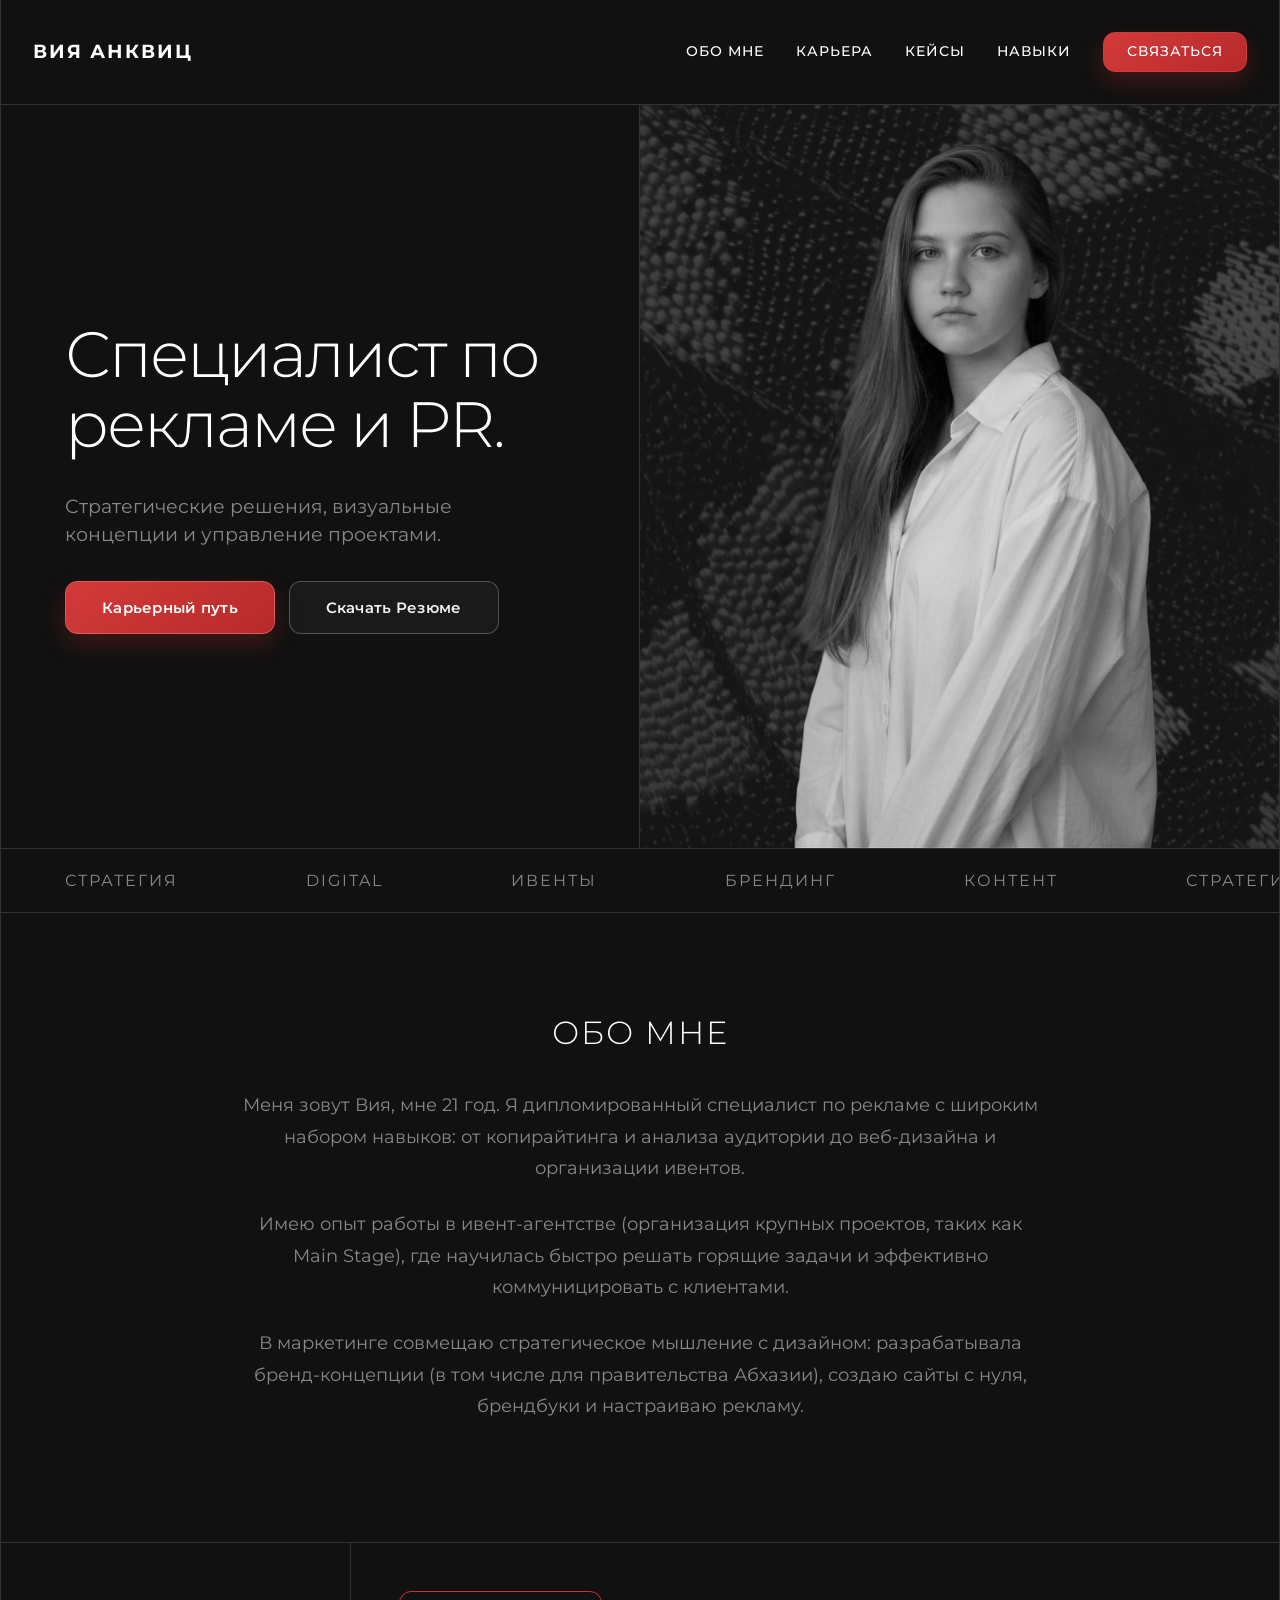
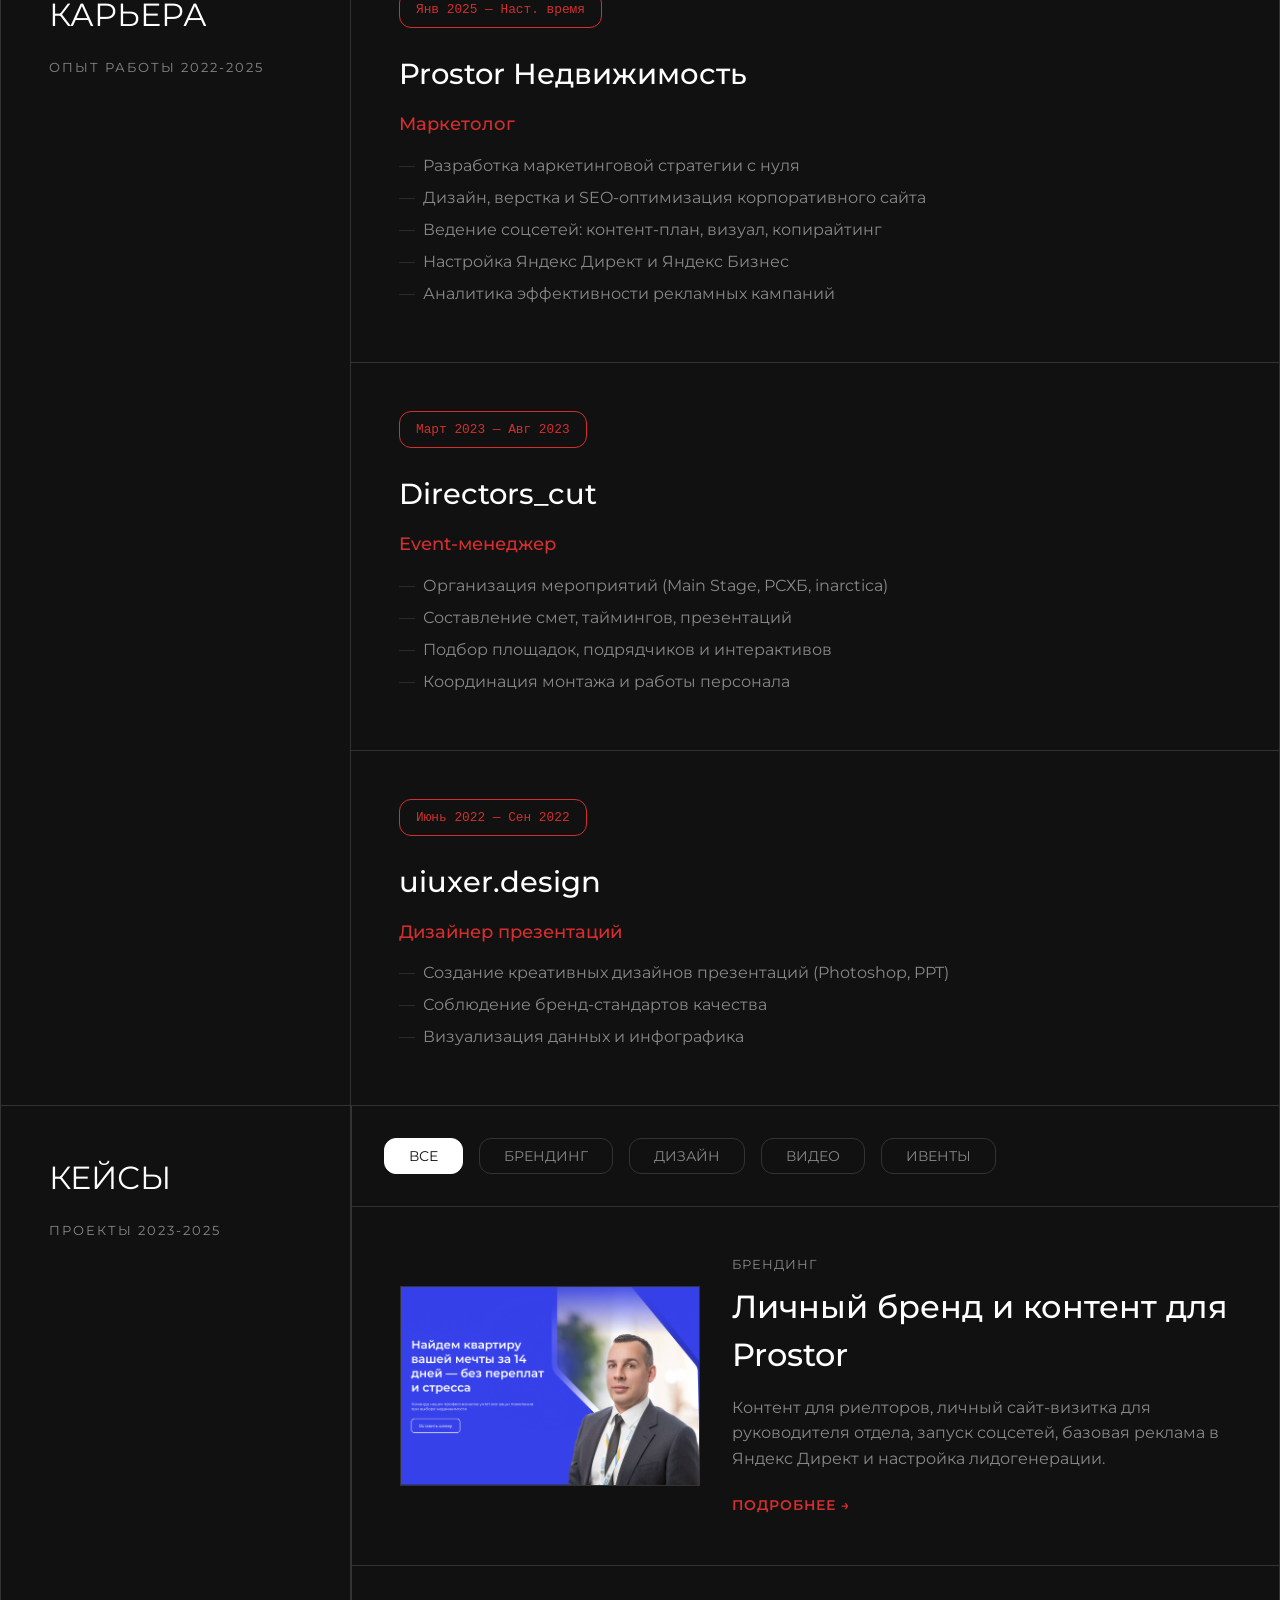
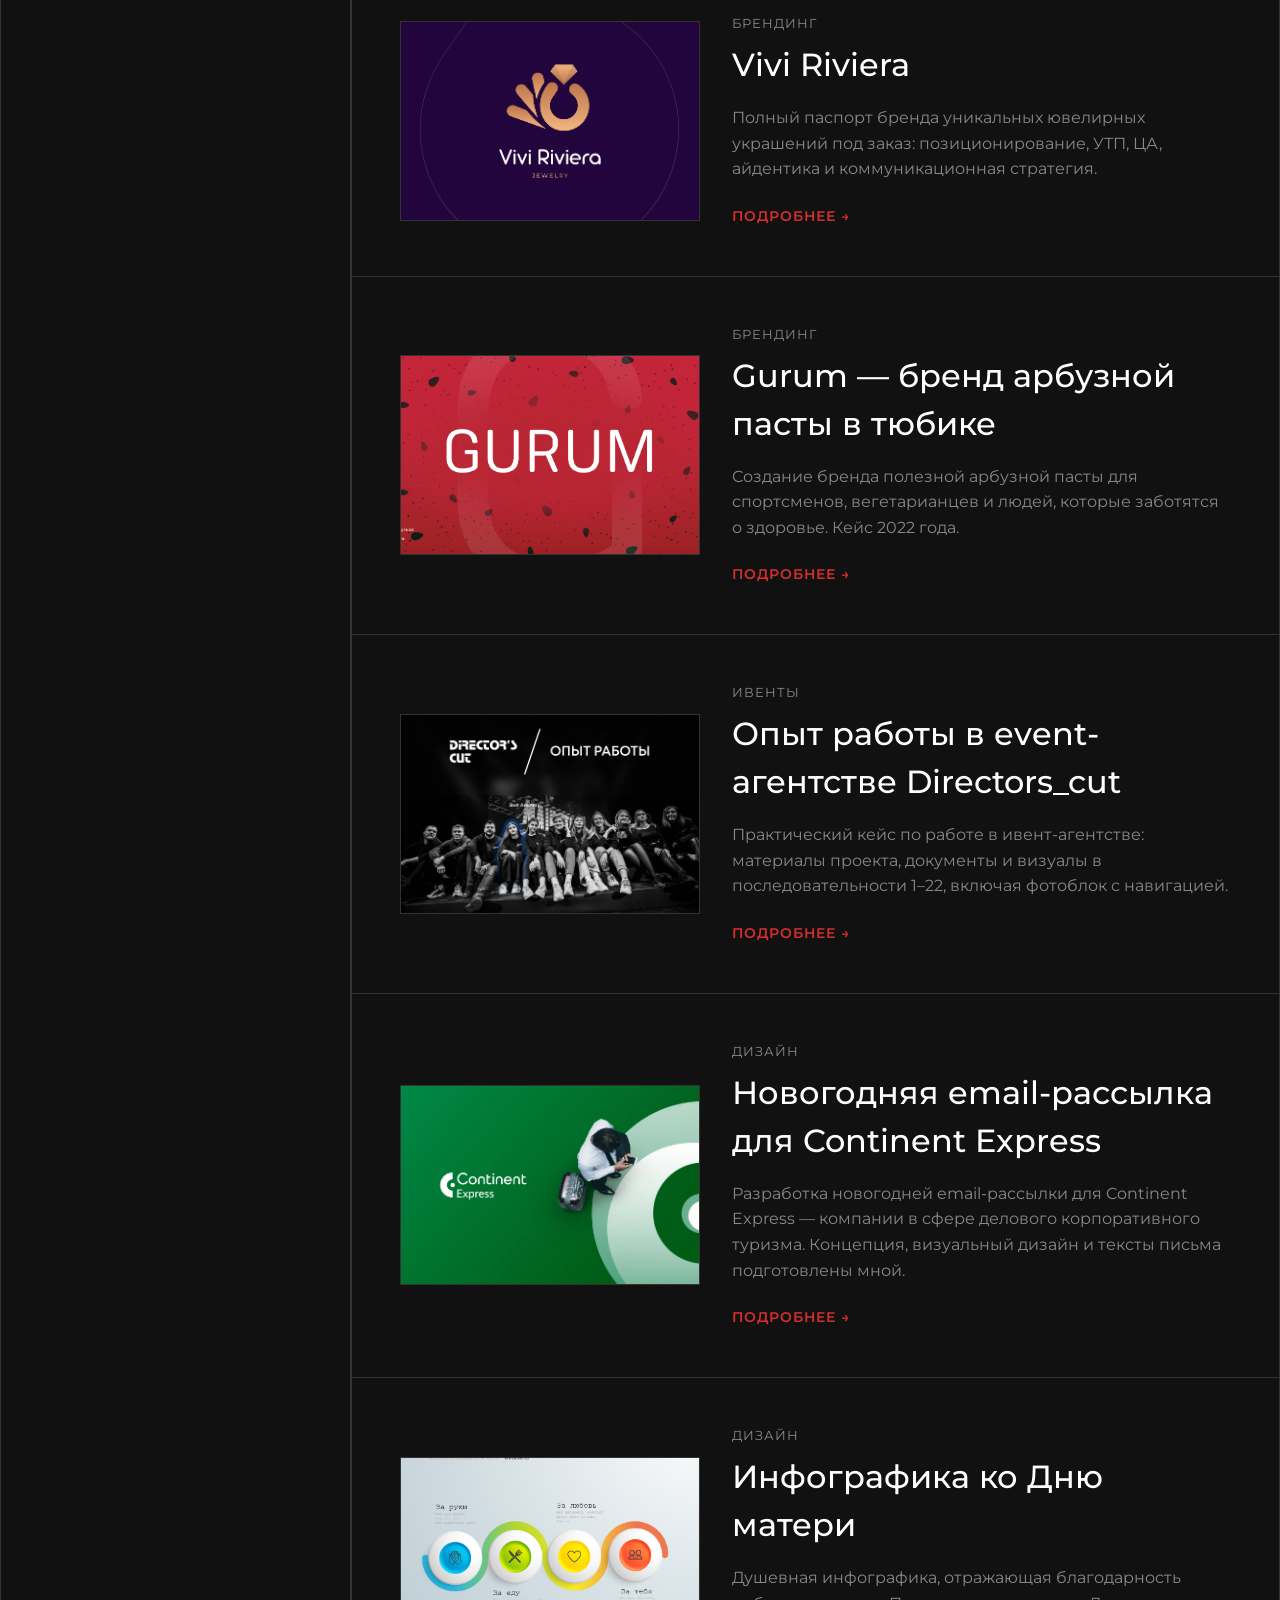
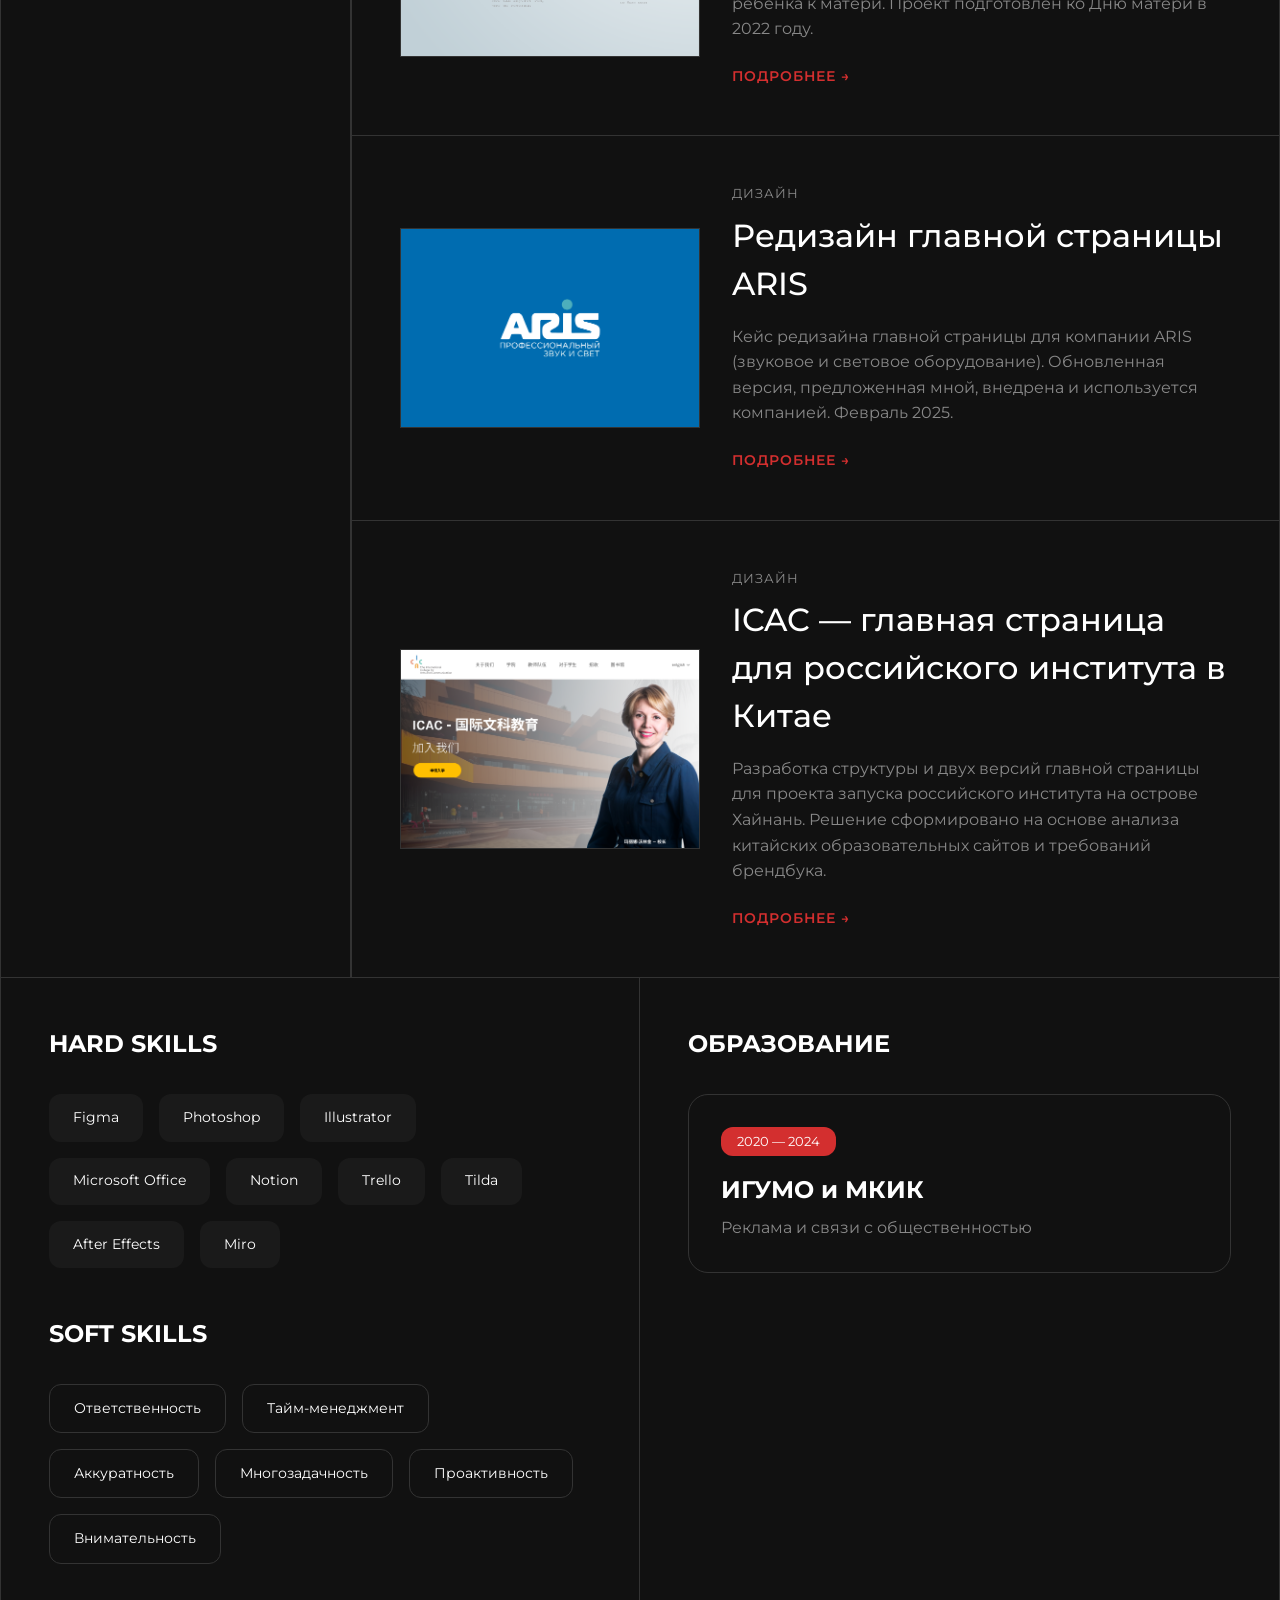
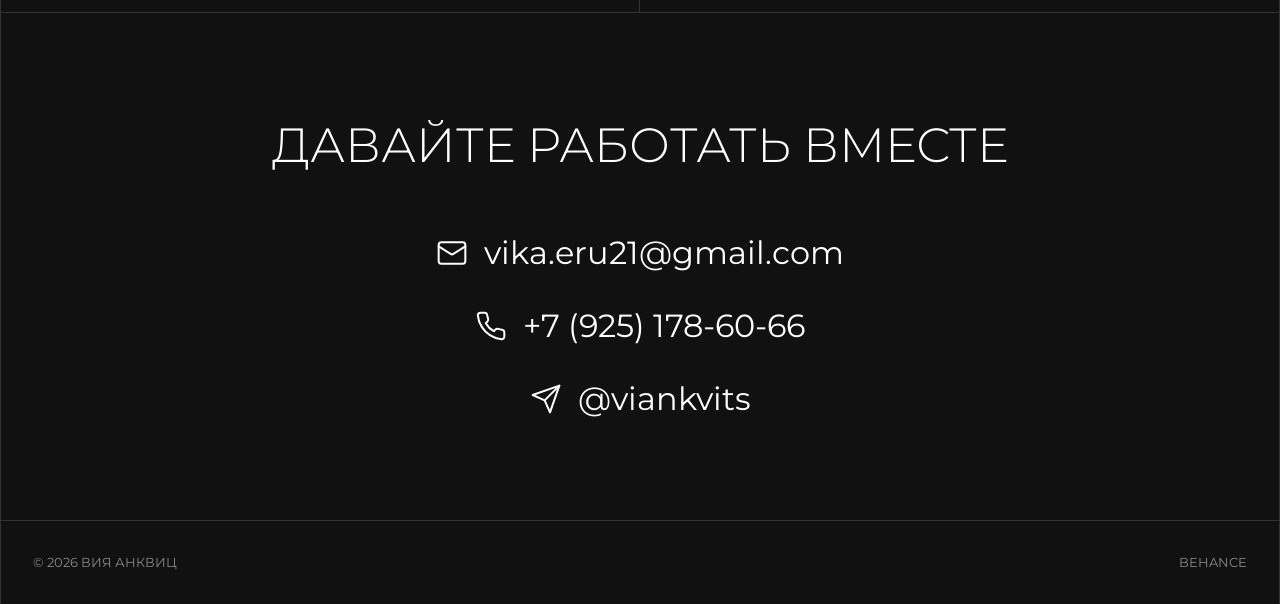
<file: index.html>
<!doctype html>
<html lang="ru">
  <head>
    <meta charset="UTF-8" />
    <meta name="viewport" content="width=device-width, initial-scale=1.0" />
    <title>Вия Анквиц - Специалист по рекламе</title>
    <meta name="description" content="Портфолио Вия Анквиц - Специалист по рекламе. Вия Анквиц — специалист по связям с общественностью и дизайну.">
    <meta name="author" content="Вия Анквиц">
    <meta property="og:title" content="Вия Анквиц - Специалист по рекламе">
    <meta property="og:description" content="Портфолио Вия Анквиц - Специалист по рекламе. Вия Анквиц — специалист по связям с общественностью и дизайну.">
    <meta property="og:type" content="website">
    <link rel="icon" href="favicon.png" type="image/png">
    <link rel="preconnect" href="https://fonts.googleapis.com" />
    <link rel="preconnect" href="https://fonts.gstatic.com" crossorigin />
    <link
      href="https://fonts.googleapis.com/css2?family=Montserrat:wght@300;400;500;600;700&amp;display=swap"
      rel="stylesheet"
    />
    <link rel="stylesheet" href="assets/css/style.css" />
    <link rel="stylesheet" href="assets/css/footer.css" />
  </head>

  <body class="ds-page">
    <div
      class="site-loader"
      id="site-loader"
      aria-live="polite"
      aria-label="Загрузка сайта"
    >
      <div class="butterfly-loader" aria-hidden="true"><span></span></div>
      <p class="loader-text">Загружаем портфолио</p>
    </div>
    <div class="grid-container">
      <!-- Header -->
      <header class="site-header">
        <div class="logo">ВИЯ АНКВИЦ</div>
        <button class="burger-menu" aria-label="Menu">
          <span></span>
          <span></span>
          <span></span>
        </button>
        <nav class="site-nav">
          <a href="#about" class="nav-link">Обо мне</a>
          <a href="#career" class="nav-link">Карьера</a>
          <a href="#cases" class="nav-link">Кейсы</a>
          <a href="#skills" class="nav-link">Навыки</a>
          <a href="#contact" class="btn-contact nav-link">Связаться</a>
        </nav>
      </header>

      <!-- Hero Section -->
      <section class="hero-section">
        <div class="hero-content">
          <h1>Специалист по<br />рекламе и PR.</h1>
          <p class="hero-bio">
            Стратегические решения, визуальные концепции и управление проектами.
          </p>
          <div class="hero-buttons">
            <a href="#career" class="btn-primary">Карьерный путь</a>
            <a
              href="assets/docs/Viya_Ankvits_CV.pdf"
              download
              class="btn-secondary"
              >Скачать Резюме</a
            >
          </div>
        </div>
        <div class="hero-image-wrapper">
          <a
            href="https://t.me/viankvits"
            target="_blank"
            class="hero-image-link"
          >
            <img
              src="assets/images/viya_ankvits_photo.png"
              alt="Вия Анквиц"
              class="hero-image"
            />
          </a>
        </div>
      </section>

      <!-- Marquee -->
      <div class="ticker-wrap">
        <div class="ticker">
          <!-- Set 1 -->
          <div class="ticker__item">СТРАТЕГИЯ</div>
          <div class="ticker__item">DIGITAL</div>
          <div class="ticker__item">ИВЕНТЫ</div>
          <div class="ticker__item">БРЕНДИНГ</div>
          <div class="ticker__item">КОНТЕНТ</div>
          <!-- Set 2 -->
          <div class="ticker__item">СТРАТЕГИЯ</div>
          <div class="ticker__item">DIGITAL</div>
          <div class="ticker__item">ИВЕНТЫ</div>
          <div class="ticker__item">БРЕНДИНГ</div>
          <div class="ticker__item">КОНТЕНТ</div>
          <!-- Set 3 -->
          <div class="ticker__item">СТРАТЕГИЯ</div>
          <div class="ticker__item">DIGITAL</div>
          <div class="ticker__item">ИВЕНТЫ</div>
          <div class="ticker__item">БРЕНДИНГ</div>
          <div class="ticker__item">КОНТЕНТ</div>
          <!-- Set 4 -->
          <div class="ticker__item">СТРАТЕГИЯ</div>
          <div class="ticker__item">DIGITAL</div>
          <div class="ticker__item">ИВЕНТЫ</div>
          <div class="ticker__item">БРЕНДИНГ</div>
          <div class="ticker__item">КОНТЕНТ</div>
        </div>
      </div>

      <!-- About / Description -->
      <section class="about-section" id="about">
        <div class="about-content">
          <h2>ОБО МНЕ</h2>
          <div class="about-text">
            <p>
              Меня зовут Вия, мне 21 год. Я дипломированный специалист по
              рекламе с широким набором навыков: от копирайтинга и анализа
              аудитории до веб-дизайна и организации ивентов.
            </p>
            <p>
              Имею опыт работы в ивент-агентстве (организация крупных проектов,
              таких как Main Stage), где научилась быстро решать горящие задачи
              и эффективно коммуницировать с клиентами.
            </p>
            <p>
              В маркетинге совмещаю стратегическое мышление с дизайном:
              разрабатывала бренд-концепции (в том числе для правительства
              Абхазии), создаю сайты с нуля, брендбуки и настраиваю рекламу.
            </p>
          </div>
        </div>
      </section>

      <!-- Career Section -->
      <section class="career-section" id="career">
        <div class="section-header">
          <h2>КАРЬЕРА</h2>
          <span class="section-subtitle">ОПЫТ РАБОТЫ 2022-2025</span>
        </div>

        <div class="career-grid">
          <!-- Job 1 -->
          <div class="career-card">
            <div class="job-date">Янв 2025 — Наст. время</div>
            <h3>Prostor Недвижимость</h3>
            <p class="job-role">Маркетолог</p>
            <ul class="job-desc">
              <li>Разработка маркетинговой стратегии с нуля</li>
              <li>Дизайн, верстка и SEO-оптимизация корпоративного сайта</li>
              <li>Ведение соцсетей: контент-план, визуал, копирайтинг</li>
              <li>Настройка Яндекс Директ и Яндекс Бизнес</li>
              <li>Аналитика эффективности рекламных кампаний</li>
            </ul>
          </div>

          <!-- Job 2 -->
          <div class="career-card">
            <div class="job-date">Март 2023 — Авг 2023</div>
            <h3>Directors_cut</h3>
            <p class="job-role">Event-менеджер</p>
            <ul class="job-desc">
              <li>Организация мероприятий (Main Stage, РСХБ, inarctica)</li>
              <li>Составление смет, таймингов, презентаций</li>
              <li>Подбор площадок, подрядчиков и интерактивов</li>
              <li>Координация монтажа и работы персонала</li>
            </ul>
          </div>

          <!-- Job 3 -->
          <div class="career-card">
            <div class="job-date">Июнь 2022 — Сен 2022</div>
            <h3>uiuxer.design</h3>
            <p class="job-role">Дизайнер презентаций</p>
            <ul class="job-desc">
              <li>Создание креативных дизайнов презентаций (Photoshop, PPT)</li>
              <li>Соблюдение бренд-стандартов качества</li>
              <li>Визуализация данных и инфографика</li>
            </ul>
          </div>
        </div>
      </section>

      <!-- Cases Section -->
      <section class="cases-section" id="cases">
        <div class="section-header">
          <h2>КЕЙСЫ</h2>
          <span class="section-subtitle">ПРОЕКТЫ 2023-2025</span>
        </div>
        <div class="cases-content">
          <!-- Filter -->
          <div class="cases-filter">
            <button class="filter-btn active" data-filter="all">Все</button>
            <button class="filter-btn" data-filter="branding">Брендинг</button>
            <button class="filter-btn" data-filter="design">Дизайн</button>
            <button class="filter-btn" data-filter="video">Видео</button>
            <button class="filter-btn" data-filter="events">Ивенты</button>
          </div>

          <!-- Cases List (Vertical) -->
          <div class="cases-list">
            <!-- Case 1 -->
            <div class="case-card" data-category="branding">
              <div
                class="case-image preview"
                style="
                  background-image: url('cases/branding/prostor/prostor_cover.png');
                "
              ></div>
              <div class="case-info">
                <div class="case-meta">Брендинг</div>
                <h3>Личный бренд и контент для Prostor</h3>
                <p class="case-desc">
                  Контент для риелторов, личный сайт-визитка для руководителя
                  отдела, запуск соцсетей, базовая реклама в Яндекс Директ и
                  настройка лидогенерации.
                </p>
                <a href="cases/branding/prostor/index.html" class="case-link"
                  >Подробнее &rarr;</a
                >
              </div>
            </div>
            <!-- Case 2 -->
            <div class="case-card" data-category="branding">
              <div
                class="case-image preview"
                style="
                  background-image: url('cases/branding/vivi-riviera/Vivi_Riviera_cover.png');
                "
              ></div>
              <div class="case-info">
                <div class="case-meta">Брендинг</div>
                <h3>Vivi Riviera</h3>
                <p class="case-desc">
                  Полный паспорт бренда уникальных ювелирных украшений под
                  заказ: позиционирование, УТП, ЦА, айдентика и коммуникационная
                  стратегия.
                </p>
                <a
                  href="cases/branding/vivi-riviera/index.html"
                  class="case-link"
                  >Подробнее &rarr;</a
                >
              </div>
            </div>
            <!-- Case 3 -->
            <div class="case-card" data-category="branding">
              <div
                class="case-image preview"
                style="
                  background-image: url('cases/branding/gurum/1.png');
                "
              ></div>
              <div class="case-info">
                <div class="case-meta">Брендинг</div>
                <h3>Gurum — бренд арбузной пасты в тюбике</h3>
                <p class="case-desc">
                  Создание бренда полезной арбузной пасты для спортсменов,
                  вегетарианцев и людей, которые заботятся о здоровье. Кейс 2022
                  года.
                </p>
                <a href="cases/branding/gurum/index.html" class="case-link"
                  >Подробнее &rarr;</a
                >
              </div>
            </div>
            <!-- Case 4 -->
            <div class="case-card" data-category="events">
              <div
                class="case-image preview"
                style="
                  background-image: url('cases/events/case-2/1.png');
                "
              ></div>
              <div class="case-info">
                <div class="case-meta">Ивенты</div>
                <h3>Опыт работы в event-агентстве Directors_cut</h3>
                <p class="case-desc">
                  Практический кейс по работе в ивент-агентстве: материалы
                  проекта, документы и визуалы в последовательности 1–22,
                  включая фотоблок с навигацией.
                </p>
                <a href="cases/events/case-2/index.html" class="case-link"
                  >Подробнее &rarr;</a
                >
              </div>
            </div>
            <!-- Case 5 -->
            <div class="case-card" data-category="design">
              <div
                class="case-image preview"
                style="
                  background-image: url('cases/design/continent-express/continent_express_cover.png');
                "
              ></div>
              <div class="case-info">
                <div class="case-meta">Дизайн</div>
                <h3>Новогодняя email-рассылка для Continent Express</h3>
                <p class="case-desc">
                  Разработка новогодней email-рассылки для Continent Express —
                  компании в сфере делового корпоративного туризма. Концепция,
                  визуальный дизайн и тексты письма подготовлены мной.
                </p>
                <a
                  href="cases/design/continent-express/index.html"
                  class="case-link"
                  >Подробнее &rarr;</a
                >
              </div>
            </div>
            <!-- Case 6 -->
            <div class="case-card" data-category="design">
              <div
                class="case-image preview"
                style="
                  background-image: url('cases/design/infographics/Infographics.png');
                "
              ></div>
              <div class="case-info">
                <div class="case-meta">Дизайн</div>
                <h3>Инфографика ко Дню матери</h3>
                <p class="case-desc">
                  Душевная инфографика, отражающая благодарность ребенка к
                  матери. Проект подготовлен ко Дню матери в 2022 году.
                </p>
                <a href="cases/design/infographics/index.html" class="case-link"
                  >Подробнее &rarr;</a
                >
              </div>
            </div>
            <!-- Case 7 -->
            <div class="case-card" data-category="design">
              <div
                class="case-image preview"
                style="
                  background-image: url('cases/design/aris/Aris_cover.png');
                "
              ></div>
              <div class="case-info">
                <div class="case-meta">Дизайн</div>
                <h3>Редизайн главной страницы ARIS</h3>
                <p class="case-desc">
                  Кейс редизайна главной страницы для компании ARIS (звуковое и
                  световое оборудование). Обновленная версия, предложенная мной,
                  внедрена и используется компанией. Февраль 2025.
                </p>
                <a href="cases/design/aris/index.html" class="case-link"
                  >Подробнее &rarr;</a
                >
              </div>
            </div>
            <!-- Case 8 -->
            <div class="case-card" data-category="design">
              <div
                class="case-image preview"
                style="
                  background-image: url('cases/design/icac/ICAC_cover.png');
                "
              ></div>
              <div class="case-info">
                <div class="case-meta">Дизайн</div>
                <h3>
                  ICAC — главная страница для российского института в Китае
                </h3>
                <p class="case-desc">
                  Разработка структуры и двух версий главной страницы для
                  проекта запуска российского института на острове Хайнань.
                  Решение сформировано на основе анализа китайских
                  образовательных сайтов и требований брендбука.
                </p>
                <a href="cases/design/icac/index.html" class="case-link"
                  >Подробнее &rarr;</a
                >
              </div>
            </div>
          </div>
        </div>
      </section>

      <!-- Skills & Education Split Section -->
      <section class="split-section" id="skills">
        <!-- Skills -->
        <div class="skills-block">
          <div class="block-header">
            <h2>HARD SKILLS</h2>
          </div>
          <div class="skills-tags">
            <span>Figma</span>
            <span>Photoshop</span>
            <span>Illustrator</span>
            <span>Microsoft Office</span>
            <span>Notion</span>
            <span>Trello</span>
            <span>Tilda</span>
            <span>After Effects</span>
            <span>Miro</span>
          </div>

          <div class="block-header" style="margin-top: 3rem">
            <h2>SOFT SKILLS</h2>
          </div>
          <div class="skills-tags soft-tags">
            <span>Ответственность</span>
            <span>Тайм-менеджмент</span>
            <span>Аккуратность</span>
            <span>Многозадачность</span>
            <span>Проактивность</span>
            <span>Внимательность</span>
          </div>
        </div>

        <!-- Education -->
        <div class="education-block">
          <div class="block-header">
            <h2>ОБРАЗОВАНИЕ</h2>
          </div>
          <div class="education-card">
            <div class="edu-date">2020 — 2024</div>
            <h3>ИГУМО и МКИК</h3>
            <p>Реклама и связи с общественностью</p>
          </div>
        </div>
      </section>

      <!-- Footer -->
      <footer class="site-footer" id="contact">
        <div class="footer-content">
          <h2>ДАВАЙТЕ РАБОТАТЬ ВМЕСТЕ</h2>
          <div class="contact-links">
            <a
              href="mailto:vika.eru21@gmail.com"
              class="contact-link email-link"
            >
              <!-- Mail Icon -->
              <svg
                class="contact-icon"
                xmlns="http://www.w3.org/2000/svg"
                viewBox="0 0 24 24"
                fill="none"
                stroke="currentColor"
                stroke-width="1.5"
                stroke-linecap="round"
                stroke-linejoin="round"
              >
                <rect x="2" y="4" width="20" height="16" rx="2"></rect>
                <path d="m22 7-8.97 5.7a1.94 1.94 0 0 1-2.06 0L2 7"></path>
              </svg>
              vika.eru21@gmail.com
            </a>
            <a href="tel:+79251786066" class="contact-link phone-link">
              <!-- Phone Icon -->
              <svg
                class="contact-icon"
                xmlns="http://www.w3.org/2000/svg"
                viewBox="0 0 24 24"
                fill="none"
                stroke="currentColor"
                stroke-width="1.5"
                stroke-linecap="round"
                stroke-linejoin="round"
              >
                <path
                  d="M22 16.92v3a2 2 0 0 1-2.18 2 19.79 19.79 0 0 1-8.63-3.07 19.5 19.5 0 0 1-6-6 19.79 19.79 0 0 1-3.07-8.67A2 2 0 0 1 4.11 2h3a2 2 0 0 1 2 1.72 12.84 12.84 0 0 0 .7 2.81 2 2 0 0 1-.45 2.11L8.09 9.91a16 16 0 0 0 6 6l1.27-1.27a2 2 0 0 1 2.11-.45 12.84 12.84 0 0 0 2.81.7A2 2 0 0 1 22 16.92z"
                ></path>
              </svg>
              +7 (925) 178-60-66
            </a>
            <a
              href="https://t.me/viankvits"
              target="_blank"
              class="contact-link telegram-link"
            >
              <!-- Telegram/Paper Plane Icon -->
              <svg
                class="contact-icon"
                xmlns="http://www.w3.org/2000/svg"
                viewBox="0 0 24 24"
                fill="none"
                stroke="currentColor"
                stroke-width="1.5"
                stroke-linecap="round"
                stroke-linejoin="round"
              >
                <line x1="22" y1="2" x2="11" y2="13"></line>
                <polygon points="22 2 15 22 11 13 2 9 22 2"></polygon>
              </svg>
              @viankvits
            </a>
          </div>
        </div>
        <div class="footer-bottom">
          <span>© 2026 ВИЯ АНКВИЦ</span>
          <div class="socials">
            <a href="https://behance.net/ankvits" target="_blank">Behance</a>
          </div>
        </div>
      </footer>
    </div>
    <script>
      const pageLoader = document.getElementById("site-loader");
      let loaderHidden = false;

      const hideLoader = () => {
        if (!pageLoader || loaderHidden) return;
        loaderHidden = true;
        pageLoader.classList.add("is-hidden");
        document.body.classList.remove("loader-lock");
        setTimeout(() => pageLoader.remove(), 420);
      };

      if (pageLoader) {
        document.body.classList.add("loader-lock");
        window.addEventListener("load", () => setTimeout(hideLoader, 280), {
          once: true,
        });
        setTimeout(hideLoader, 4200);
      }

      const burgerBtn = document.querySelector(".burger-menu");
      const siteHeader = document.querySelector(".site-header");

      burgerBtn.addEventListener("click", function () {
        siteHeader.classList.toggle("active");
        document.body.classList.toggle("no-scroll");
      });

      document.querySelectorAll(".nav-link").forEach((link) => {
        link.addEventListener("click", () => {
          siteHeader.classList.remove("active");
          document.body.classList.remove("no-scroll");
        });
      });

      // Cases Filter Script
      const filterBtns = document.querySelectorAll(".filter-btn");
      const caseCards = document.querySelectorAll(".case-card");
      const casesList = document.querySelector(".cases-list");
      const FILTER_STORAGE_KEY = "ankvits_cases_filter";

      const validFilters = Array.from(filterBtns).map((btn) =>
        btn.getAttribute("data-filter"),
      );
      const normalizeFilter = (filter) =>
        validFilters.includes(filter) ? filter : "all";

      const applyCasesFilter = (filter) => {
        const normalizedFilter = normalizeFilter(filter);
        let visibleCases = 0;

        filterBtns.forEach((btn) => {
          const isActive = btn.getAttribute("data-filter") === normalizedFilter;
          btn.classList.toggle("active", isActive);
          btn.setAttribute("aria-pressed", String(isActive));
        });

        caseCards.forEach((card) => {
          const matches =
            normalizedFilter === "all" ||
            card.getAttribute("data-category") === normalizedFilter;
          card.style.display = matches ? "flex" : "none";
          if (matches) visibleCases += 1;
        });

        if (casesList) {
          casesList.setAttribute(
            "aria-label",
            `Найдено кейсов: ${visibleCases}`,
          );
        }
      };

      let savedFilter = "all";
      try {
        savedFilter = localStorage.getItem(FILTER_STORAGE_KEY) || "all";
      } catch (_error) {
        savedFilter = "all";
      }
      applyCasesFilter(savedFilter);

      filterBtns.forEach((btn) => {
        btn.addEventListener("click", () => {
          const selectedFilter = btn.getAttribute("data-filter") || "all";
          applyCasesFilter(selectedFilter);

          try {
            localStorage.setItem(
              FILTER_STORAGE_KEY,
              normalizeFilter(selectedFilter),
            );
          } catch (_error) {
            // ignore storage errors
          }
        });
      });

      const activateCardNavigation = (cardSelector, linkSelector) => {
        const cards = document.querySelectorAll(cardSelector);

        const navigateTo = (href, event) => {
          if (!href) return;

          if (event && (event.metaKey || event.ctrlKey || event.button === 1)) {
            window.open(href, "_blank", "noopener");
            return;
          }

          window.location.href = href;
        };

        cards.forEach((card) => {
          const link = card.querySelector(linkSelector);
          const href = link?.getAttribute("href");
          if (!href) return;

          card.classList.add("is-clickable-card");
          card.setAttribute("role", "link");
          card.setAttribute("tabindex", "0");
          const cardTitle = card.querySelector("h3, h2")?.textContent?.trim();
          if (cardTitle) {
            card.setAttribute("aria-label", `Открыть кейс: ${cardTitle}`);
          }

          card.addEventListener("click", (event) => {
            if (
              event.target.closest("a, button, input, textarea, select, label")
            ) {
              return;
            }
            const selectedText = window.getSelection?.().toString().trim();
            if (selectedText) return;
            navigateTo(href, event);
          });

          card.addEventListener("auxclick", (event) => {
            if (event.button !== 1) return;
            if (
              event.target.closest("a, button, input, textarea, select, label")
            ) {
              return;
            }
            event.preventDefault();
            navigateTo(href, event);
          });

          card.addEventListener("keydown", (event) => {
            if (event.key !== "Enter" && event.key !== " ") return;
            event.preventDefault();
            navigateTo(href, event);
          });
        });
      };

      activateCardNavigation(".case-card", ".case-link");
    </script>
  </body>
</html>
</file>
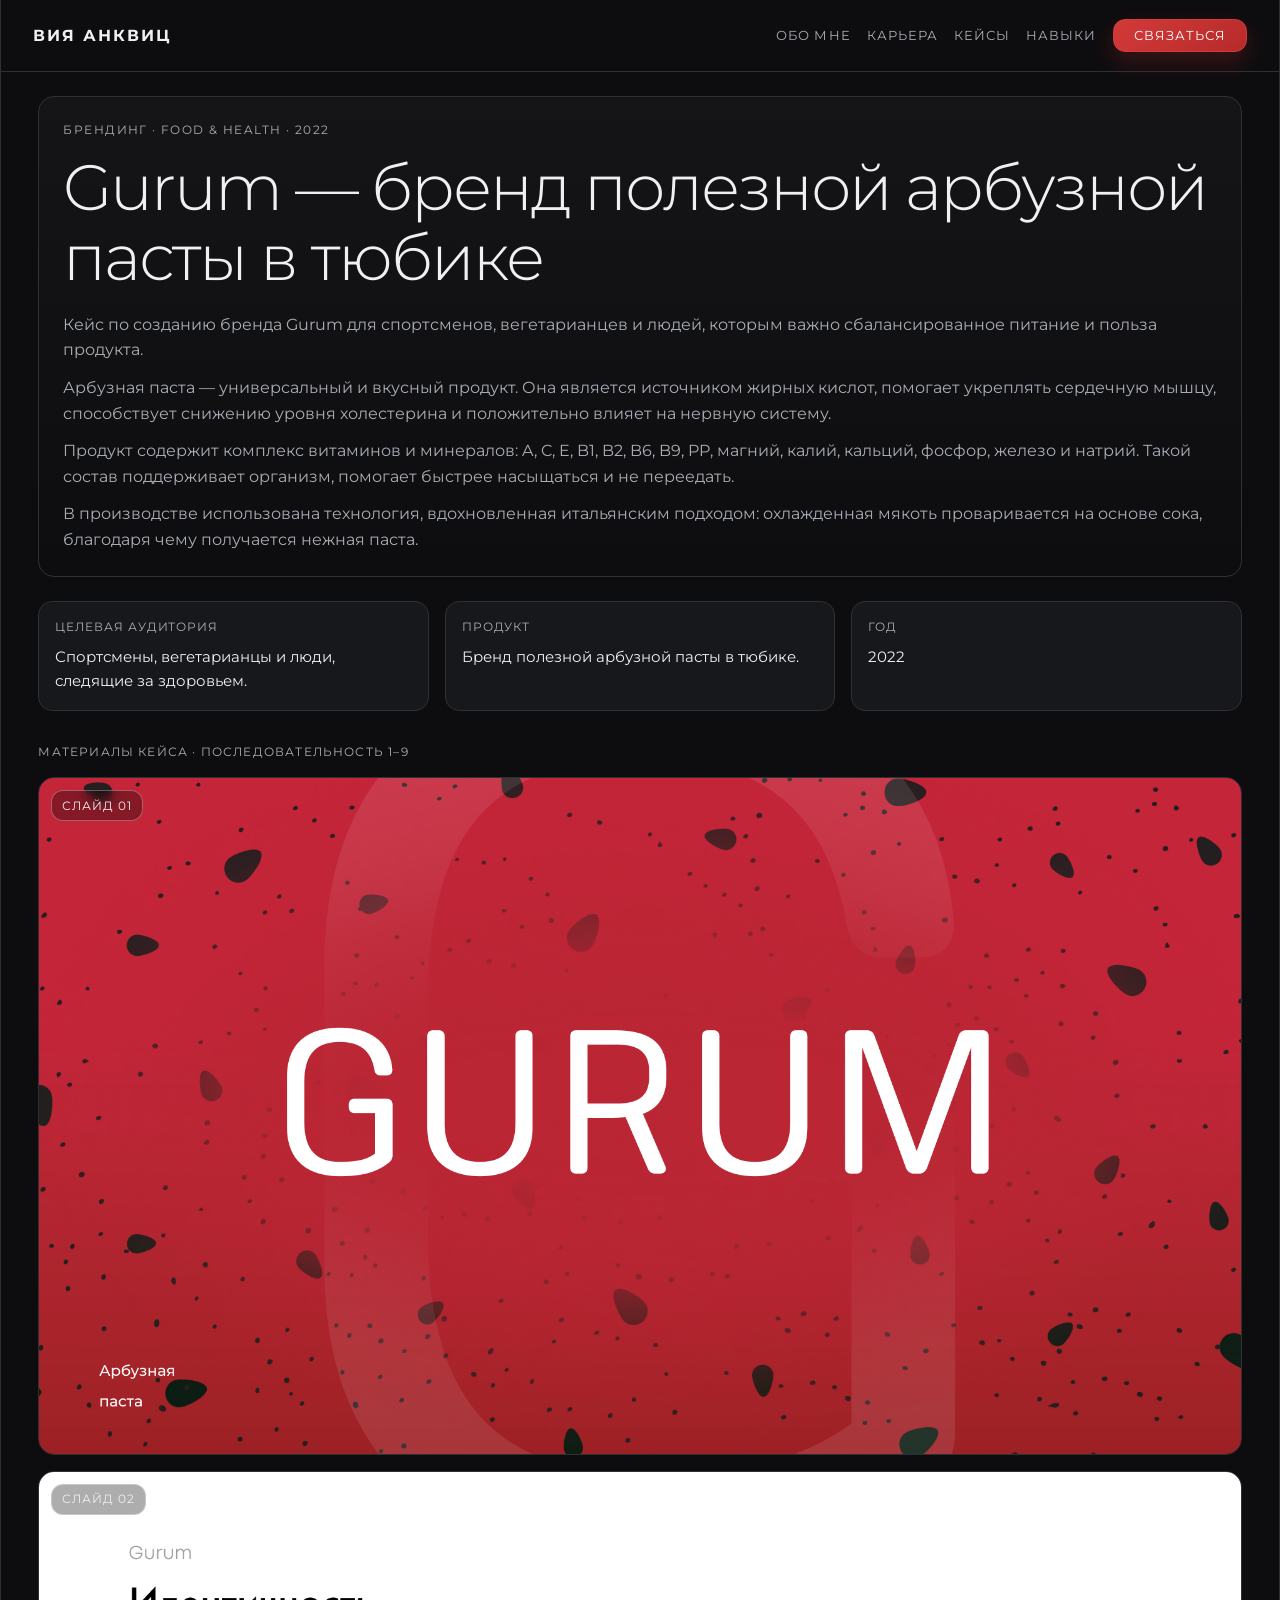
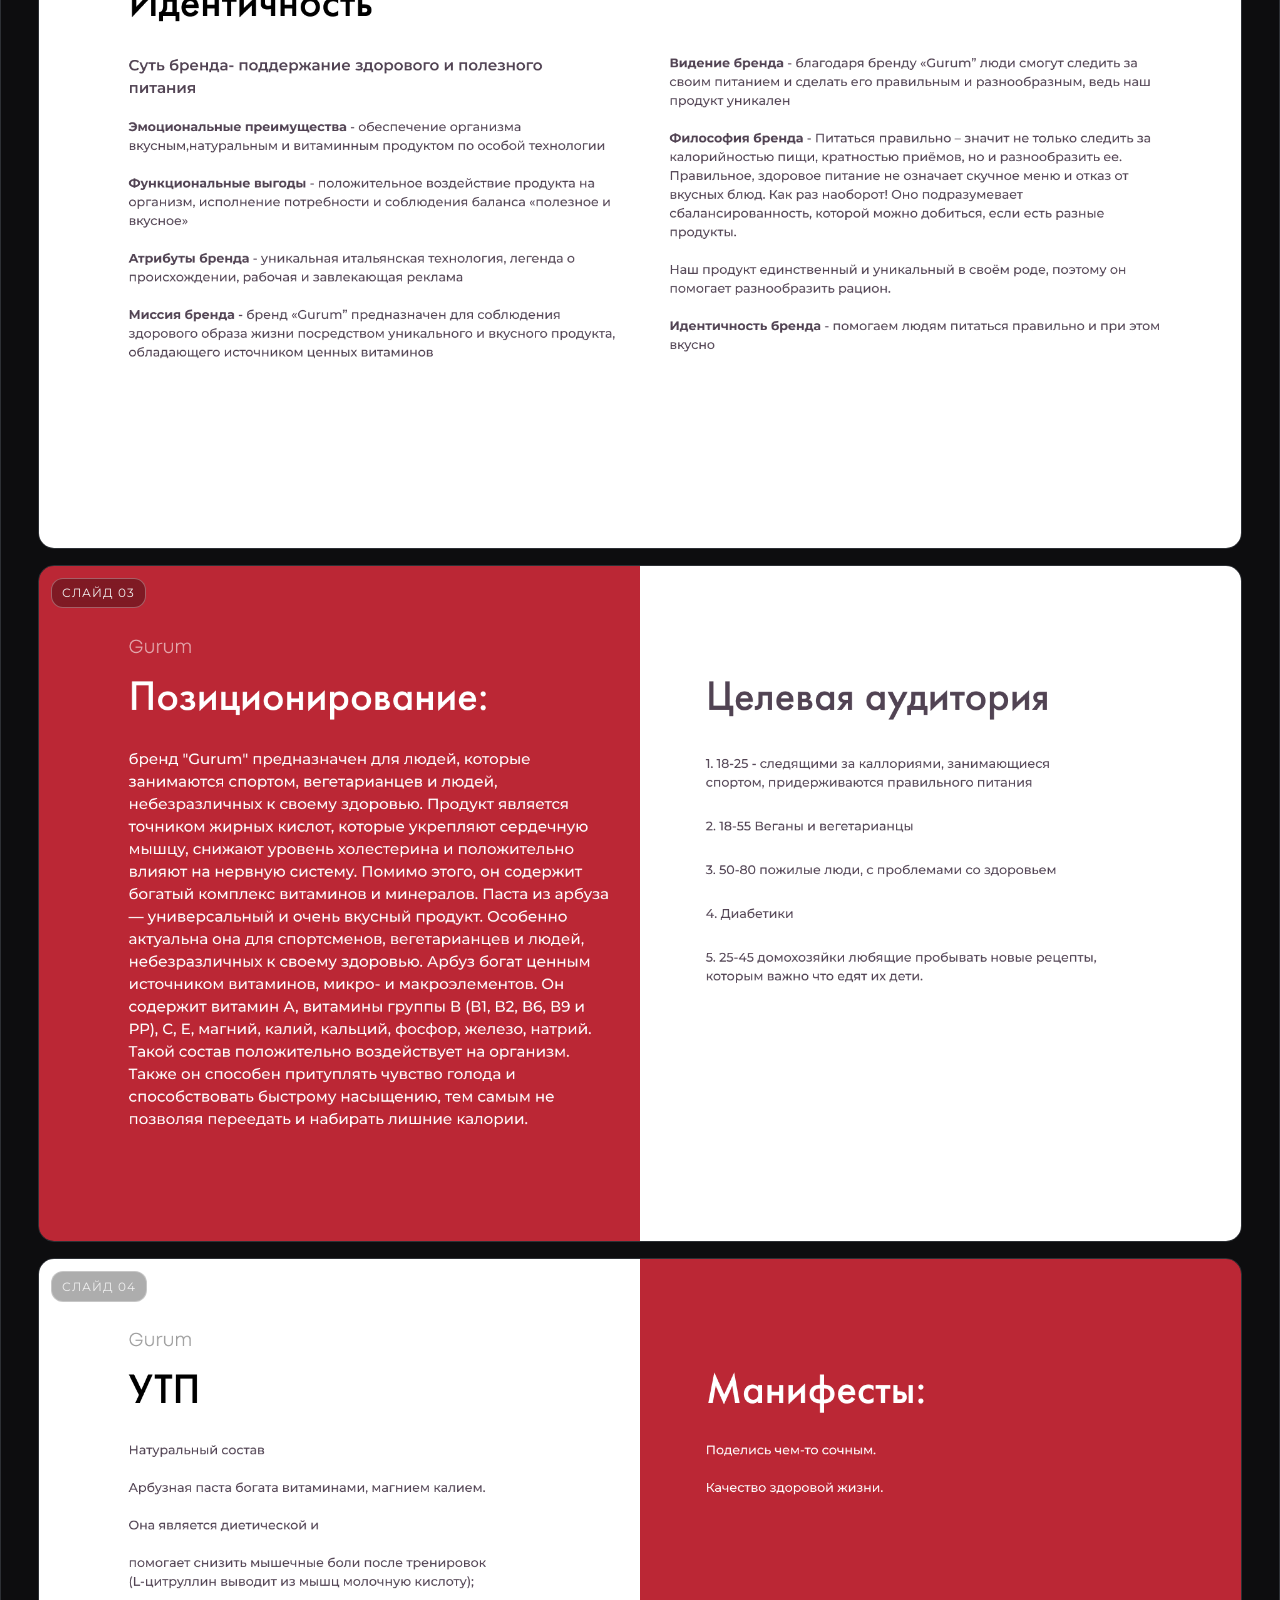
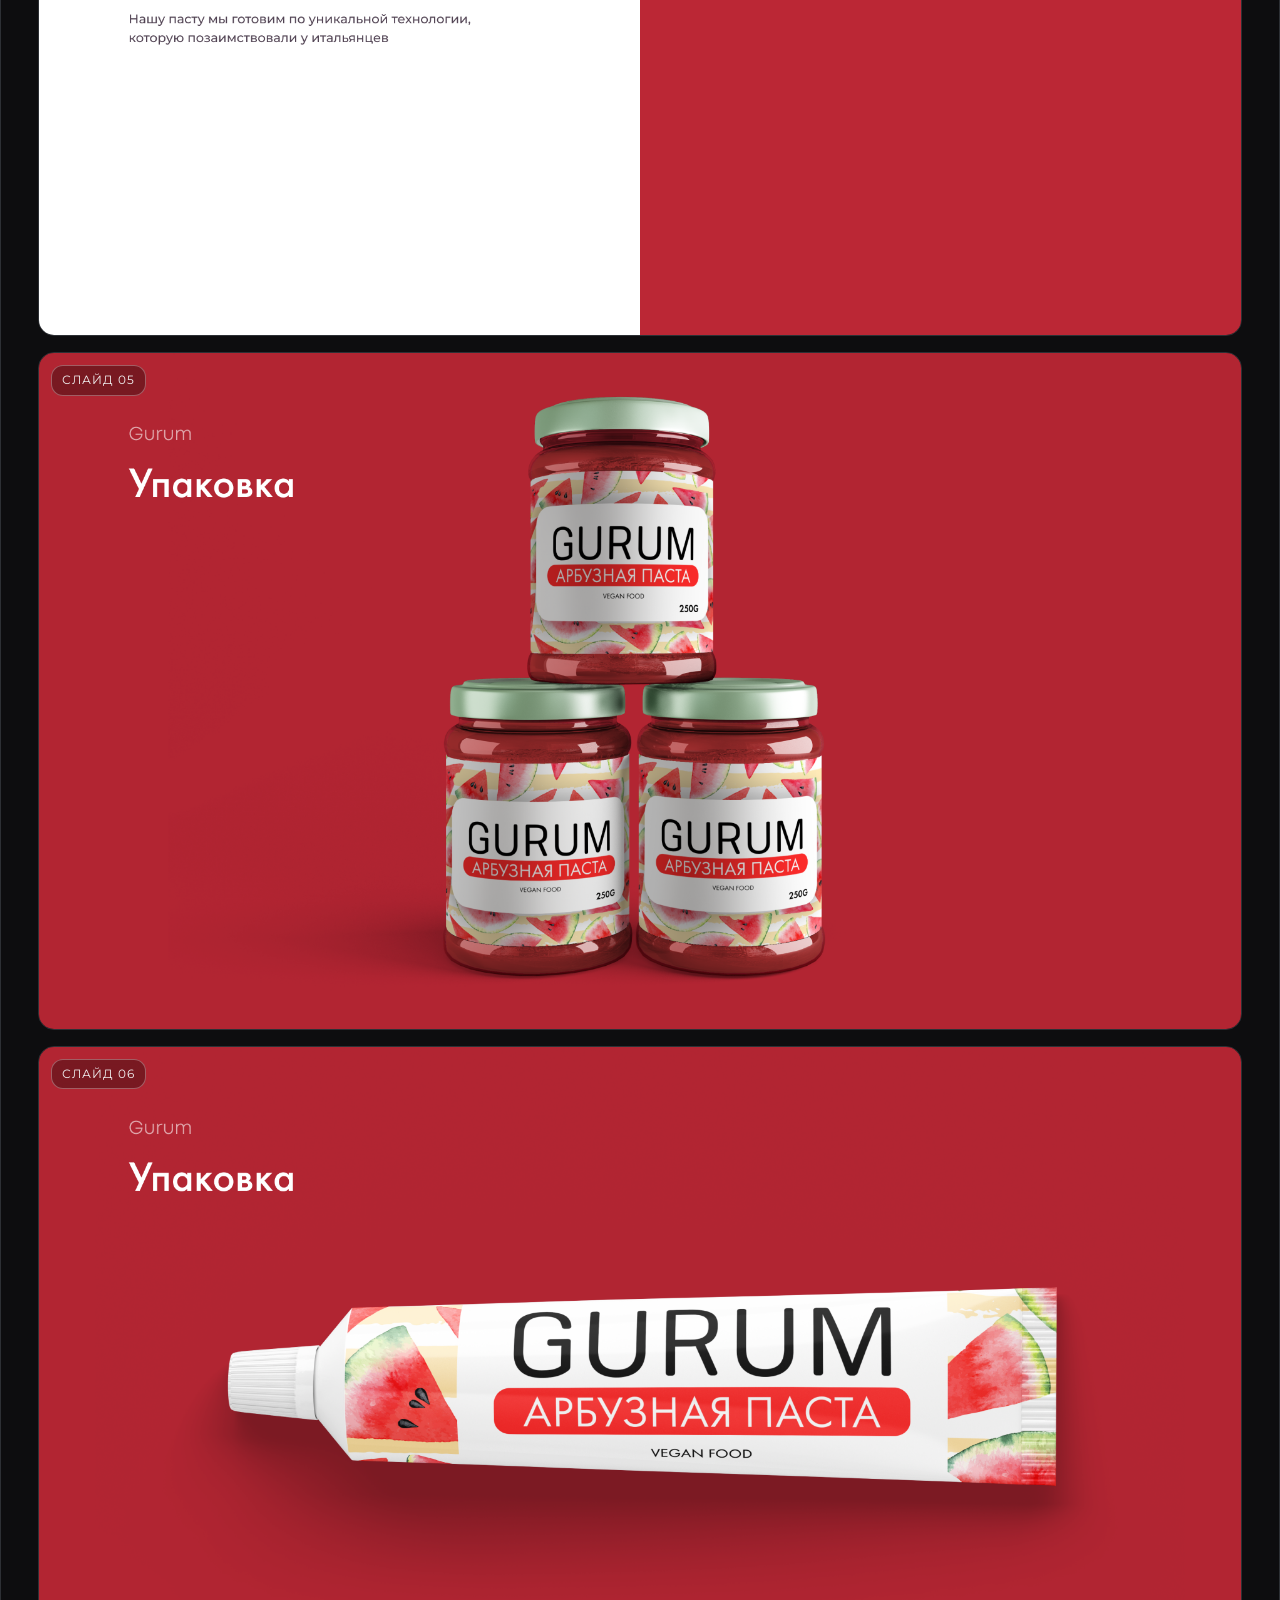
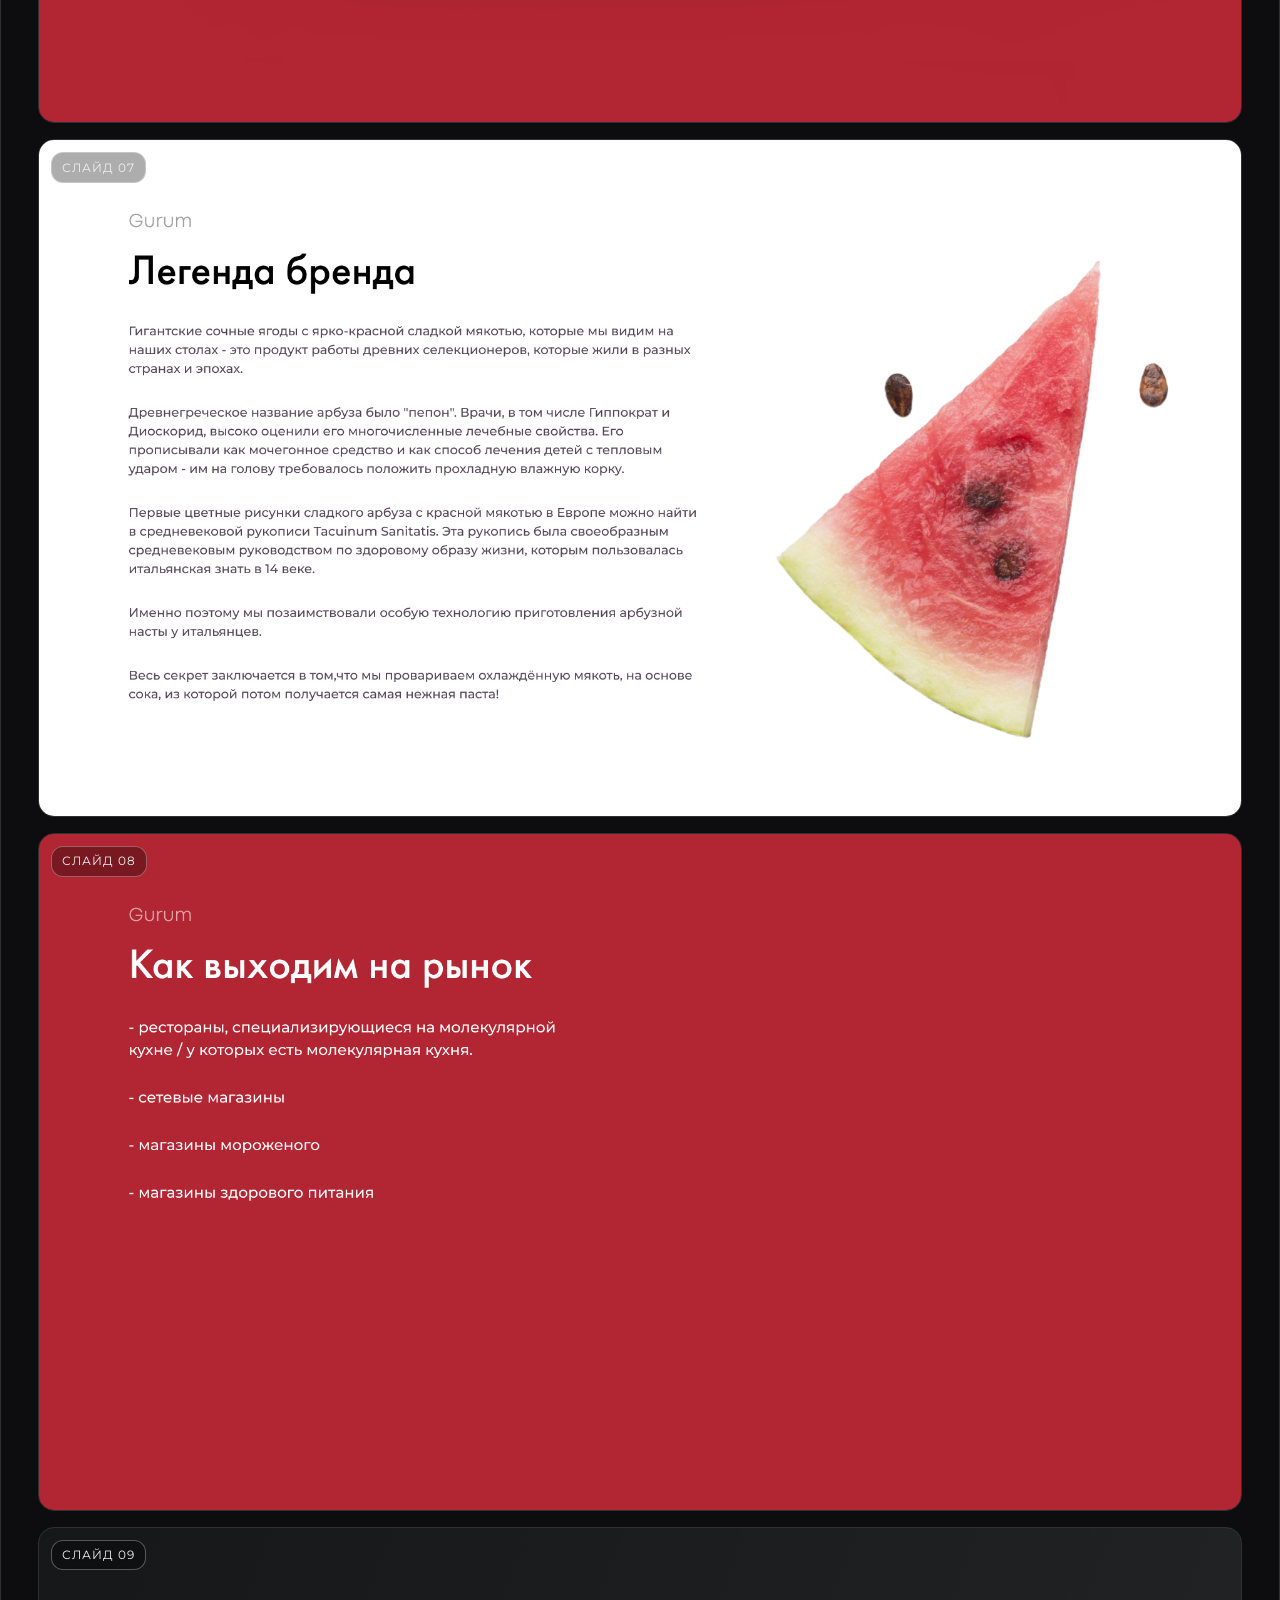
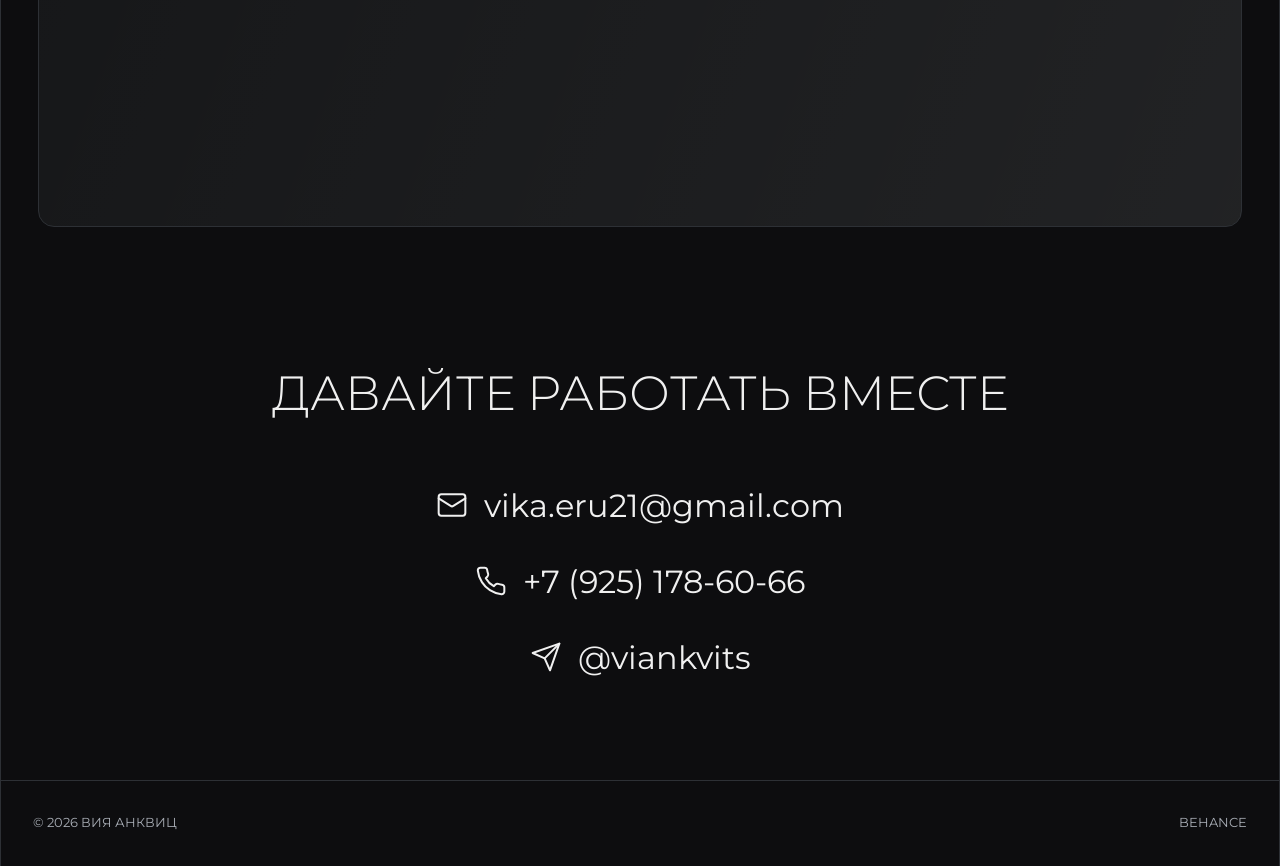
<file: cases/branding/gurum/index.html>
<!DOCTYPE html>
<html lang="ru">

<head>
    <meta charset="UTF-8">
    <meta name="viewport" content="width=device-width, initial-scale=1.0">
    <title>Кейс: Gurum</title>
    <meta name="description" content="Портфолио Кейс: Gurum. Вия Анквиц — специалист по связям с общественностью и дизайну.">
    <meta name="author" content="Вия Анквиц">
    <meta property="og:title" content="Кейс: Gurum">
    <meta property="og:description" content="Портфолио Кейс: Gurum. Вия Анквиц — специалист по связям с общественностью и дизайну.">
    <meta property="og:type" content="website">
    <link rel="icon" href="../../../favicon.png" type="image/png">
    <link rel="preconnect" href="https://fonts.googleapis.com">
    <link rel="preconnect" href="https://fonts.gstatic.com" crossorigin>
    <link href="https://fonts.googleapis.com/css2?family=Montserrat:wght@400;500;600;700&amp;display=swap"
        rel="stylesheet">
    <style>
        :root {
            --bg-color: #0d0d0f;
            --surface-color: #17181b;
            --border-color: #2d3035;
            --text-color: #f0f0f0;
            --text-secondary: #a8adb5;
            --accent-red: #df6464;
            --contact-red: #d33a3a;
            --control-radius: 12px;
            --content-width: min(1220px, 94vw);
            --content-width-mobile: min(1220px, 95vw);
            --space-1: 0.25rem;
            --space-2: 0.5rem;
            --space-3: 0.75rem;
            --space-4: 1rem;
            --space-5: 1.25rem;
            --space-6: 1.5rem;
            --space-7: 2rem;
        }

        * {
            box-sizing: border-box;
            margin: 0;
            padding: 0;
        }

        body {
            font-family: 'Montserrat', sans-serif;
            color: var(--text-color);
            background-color: var(--bg-color);
            line-height: 1.6;
            min-height: 100vh;
        }

                .case-page {
            max-width: 1600px;
            margin: 0 auto;
            border-left: 1px solid var(--border-color);
            border-right: 1px solid var(--border-color);
            min-height: 100vh;
        }

        .menu-lock {
            overflow: hidden;
        }

        .site-header {
            display: flex;
            justify-content: space-between;
            align-items: center;
            padding: 1.2rem 2rem;
            border-bottom: 1px solid var(--border-color);
            position: relative;
            margin-bottom: var(--space-2);
        }

        .logo {
            font-weight: 700;
            font-size: 1.02rem;
            letter-spacing: 0.12em;
            text-transform: uppercase;
            color: var(--text-color);
            text-decoration: none;
        }

        .site-nav {
            display: flex;
            align-items: center;
            gap: var(--space-4);
        }

        .site-nav a {
            text-decoration: none;
            font-size: 0.82rem;
            letter-spacing: 0.08em;
            text-transform: uppercase;
            color: var(--text-secondary);
            transition: color 0.25s ease;
        }

        .site-nav a:not(.btn-contact):hover {
            color: var(--text-color);
        }

        .btn-contact {
            display: inline-flex;
            align-items: center;
            justify-content: center;
            line-height: 1.1;
            padding: var(--space-2) var(--space-5);
            border: 1px solid var(--contact-red);
            background: linear-gradient(140deg, #d33a3a 0%, #b72a2a 100%);
            color: #ffffff !important;
            border-radius: var(--control-radius);
            box-shadow: 0 10px 24px rgba(211, 47, 47, 0.24);
            transition: transform 0.2s ease, box-shadow 0.2s ease, background 0.2s ease, border-color 0.2s ease;
        }

        .case-intro,
        .facts-grid,
        .slides-wrap,
        .case-footer {
            width: var(--content-width);
            margin: 0 auto;
        }

        .site-nav .btn-contact:hover {
            background: linear-gradient(140deg, #de4343 0%, #c12b2b 100%);
            border-color: #de4343;
            color: #ffffff !important;
            transform: translateY(-1px);
            box-shadow: 0 12px 28px rgba(211, 47, 47, 0.3);
        }

        .burger-menu {
            display: none;
            flex-direction: column;
            gap: 6px;
            background: none;
            border: none;
            cursor: pointer;
            z-index: 101;
        }

        .burger-menu span {
            display: block;
            width: 28px;
            height: 2px;
            background-color: var(--text-color);
            transition: all 0.3s;
        }

        .site-header.active .burger-menu span:nth-child(1) {
            transform: rotate(45deg) translate(5px, 6px);
        }

        .site-header.active .burger-menu span:nth-child(2) {
            opacity: 0;
        }

        .site-header.active .burger-menu span:nth-child(3) {
            transform: rotate(-45deg) translate(5px, -6px);
        }

        .case-intro {
            padding: var(--space-4) 0 var(--space-3);
        }

        .intro-card {
            border: 1px solid var(--border-color);
            border-radius: 16px;
            background: linear-gradient(180deg, rgba(255, 255, 255, 0.03), transparent);
            padding: var(--space-6);
        }

        .intro-kicker {
            font-size: 0.74rem;
            text-transform: uppercase;
            letter-spacing: 0.12em;
            color: var(--text-secondary);
            margin-bottom: var(--space-3);
        }

        .intro-card h1 {
            font-size: clamp(2.5rem, 5vw, 4rem);
            line-height: 1.1;
            font-weight: 300;
            margin-bottom: 1.2rem;
            letter-spacing: -2px;
        }

        .intro-card p {
            color: var(--text-secondary);
            margin-bottom: var(--space-3);
        }

        .intro-card p:last-child {
            margin-bottom: 0;
        }

        .facts-grid {
            padding: var(--space-3) 0 var(--space-4);
            display: grid;
            grid-template-columns: repeat(3, minmax(0, 1fr));
            gap: var(--space-4);
        }

        .fact-card {
            border: 1px solid var(--border-color);
            border-radius: 14px;
            background: var(--surface-color);
            padding: var(--space-4);
        }

        .fact-label {
            color: var(--text-secondary);
            text-transform: uppercase;
            letter-spacing: 0.08em;
            font-size: 0.72rem;
            margin-bottom: var(--space-2);
        }

        .fact-value {
            color: var(--text-color);
            font-size: 0.95rem;
        }

        .slides-wrap {
            padding: var(--space-4) 0 var(--space-7);
        }

        .slides-title {
            color: var(--text-secondary);
            text-transform: uppercase;
            letter-spacing: 0.1em;
            font-size: 0.74rem;
            margin-bottom: var(--space-4);
        }

        .slides-list {
            display: grid;
            gap: var(--space-4);
        }

        .slide-card {
            border: 1px solid var(--border-color);
            border-radius: 16px;
            background: #0f1012;
            overflow: hidden;
            position: relative;
            min-height: 300px;
        }

        .slide-card::before {
            content: "";
            position: absolute;
            inset: 0;
            background:
                linear-gradient(110deg, rgba(255, 255, 255, 0.03), rgba(255, 255, 255, 0.08), rgba(255, 255, 255, 0.03));
            background-size: 210% 100%;
            animation: pulse-loading 1.25s linear infinite;
        }

        .slide-card.is-loaded::before {
            display: none;
        }

        .slide-number {
            position: absolute;
            left: var(--space-3);
            top: var(--space-3);
            z-index: 2;
            font-size: 0.72rem;
            letter-spacing: 0.08em;
            text-transform: uppercase;
            color: #efefef;
            border: 1px solid rgba(255, 255, 255, 0.3);
            border-radius: var(--control-radius);
            padding: 0.32rem 0.62rem;
            background: rgba(0, 0, 0, 0.32);
            backdrop-filter: blur(6px);
        }

        .slide-card img {
            width: 100%;
            height: auto;
            display: block;
            opacity: 0;
            transition: opacity 0.25s ease;
            position: relative;
            z-index: 1;
        }

        .slide-card.is-loaded img {
            opacity: 1;
        }

        .case-footer {
            border: 1px solid var(--border-color);
            border-radius: 16px;
            background: var(--surface-color);
            padding: var(--space-4) var(--space-5);
            display: flex;
            justify-content: space-between;
            gap: var(--space-4);
            align-items: center;
            color: var(--text-secondary);
            font-size: 0.86rem;
            margin-bottom: var(--space-7);
        }

        .case-footer a {
            color: var(--accent-red);
            text-decoration: none;
            text-transform: uppercase;
            letter-spacing: 0.08em;
            font-size: 0.78rem;
            font-weight: 600;
        }

        @keyframes pulse-loading {
            from {
                background-position: 200% 0;
            }

            to {
                background-position: -200% 0;
            }
        }

        @media (max-width: 980px) {
            .facts-grid {
                grid-template-columns: 1fr;
            }
        }

        @media (max-width: 768px) {
            .site-header {
                padding: 1rem;
            }

            .burger-menu {
                display: flex;
            }

            .site-nav {
                position: fixed;
                top: 0;
                left: 0;
                width: 100%;
                height: 100vh;
                background-color: var(--bg-color);
                flex-direction: column;
                justify-content: center;
                align-items: center;
                gap: 1.8rem;
                transform: translateY(-100%);
                transition: transform 0.3s ease-in-out;
                z-index: 100;
            }

            .site-header.active .site-nav {
                transform: translateY(0);
            }

            .site-nav a {
                font-size: 1.08rem;
            }
        }

        @media (max-width: 620px) {
            .case-intro,
            .facts-grid,
            .slides-wrap,
            .case-footer {
                width: var(--content-width-mobile);
            }

            .case-footer {
                margin-bottom: var(--space-5);
                flex-direction: column;
                align-items: flex-start;
                gap: var(--space-3);
            }
        }
    </style>
    <link rel="stylesheet" href="../../../assets/css/footer.css">
</head>

<body>
    <main class="case-page">
        <header class="site-header">
            <a class="logo" href="../../../index.html">ВИЯ АНКВИЦ</a>
            <button class="burger-menu" aria-label="Menu">
                <span></span>
                <span></span>
                <span></span>
            </button>
            <nav class="site-nav">
                <a href="../../../index.html#about" class="nav-link">Обо мне</a>
                <a href="../../../index.html#career" class="nav-link">Карьера</a>
                <a href="../../../index.html#cases" class="nav-link">Кейсы</a>
                <a href="../../../index.html#skills" class="nav-link">Навыки</a>
                <a href="../../../index.html#contact" class="btn-contact nav-link">Связаться</a>
            </nav>
        </header>

        <section class="case-intro">
            <article class="intro-card">
                <p class="intro-kicker">Брендинг · Food &amp; Health · 2022</p>
                <h1>Gurum — бренд полезной арбузной пасты в тюбике</h1>
                <p>Кейс по созданию бренда Gurum для спортсменов, вегетарианцев и людей, которым важно
                    сбалансированное питание и польза продукта.</p>
                <p>Арбузная паста — универсальный и вкусный продукт. Она является источником жирных кислот,
                    помогает укреплять сердечную мышцу, способствует снижению уровня холестерина
                    и положительно влияет на нервную систему.</p>
                <p>Продукт содержит комплекс витаминов и минералов: A, C, E, B1, B2, B6, B9, PP, магний, калий,
                    кальций, фосфор, железо и натрий. Такой состав поддерживает организм, помогает быстрее насыщаться
                    и не переедать.</p>
                <p>В производстве использована технология, вдохновленная итальянским подходом:
                    охлажденная мякоть проваривается на основе сока, благодаря чему получается нежная паста.</p>
            </article>
        </section>

        <section class="facts-grid">
            <article class="fact-card">
                <p class="fact-label">Целевая аудитория</p>
                <p class="fact-value">Спортсмены, вегетарианцы и люди, следящие за здоровьем.</p>
            </article>
            <article class="fact-card">
                <p class="fact-label">Продукт</p>
                <p class="fact-value">Бренд полезной арбузной пасты в тюбике.</p>
            </article>
            <article class="fact-card">
                <p class="fact-label">Год</p>
                <p class="fact-value">2022</p>
            </article>
        </section>

        <section class="slides-wrap">
            <p class="slides-title">Материалы кейса · последовательность 1–9</p>
            <div class="slides-list">
                <article class="slide-card">
                    <p class="slide-number">Слайд 01</p>
                    <img loading="lazy" decoding="async" data-src="1.png" alt="Кейс Gurum — слайд 1">
                </article>
                <article class="slide-card">
                    <p class="slide-number">Слайд 02</p>
                    <img loading="lazy" decoding="async" data-src="2.png" alt="Кейс Gurum — слайд 2">
                </article>
                <article class="slide-card">
                    <p class="slide-number">Слайд 03</p>
                    <img loading="lazy" decoding="async" data-src="3.png" alt="Кейс Gurum — слайд 3">
                </article>
                <article class="slide-card">
                    <p class="slide-number">Слайд 04</p>
                    <img loading="lazy" decoding="async" data-src="4.png" alt="Кейс Gurum — слайд 4">
                </article>
                <article class="slide-card">
                    <p class="slide-number">Слайд 05</p>
                    <img loading="lazy" decoding="async" data-src="5.png" alt="Кейс Gurum — слайд 5">
                </article>
                <article class="slide-card">
                    <p class="slide-number">Слайд 06</p>
                    <img loading="lazy" decoding="async" data-src="6.png" alt="Кейс Gurum — слайд 6">
                </article>
                <article class="slide-card">
                    <p class="slide-number">Слайд 07</p>
                    <img loading="lazy" decoding="async" data-src="7.png" alt="Кейс Gurum — слайд 7">
                </article>
                <article class="slide-card">
                    <p class="slide-number">Слайд 08</p>
                    <img loading="lazy" decoding="async" data-src="8.png" alt="Кейс Gurum — слайд 8">
                </article>
                <article class="slide-card">
                    <p class="slide-number">Слайд 09</p>
                    <img loading="lazy" decoding="async" data-src="9.png" alt="Кейс Gurum — слайд 9">
                </article>
            </div>
        </section>

        
            <footer class="site-footer" id="contact">
            <div class="footer-content">
                <h2>ДАВАЙТЕ РАБОТАТЬ ВМЕСТЕ</h2>
                <div class="contact-links">
                    <a href="mailto:vika.eru21@gmail.com" class="contact-link email-link">
                        <svg class="contact-icon" xmlns="http://www.w3.org/2000/svg" viewBox="0 0 24 24" fill="none" stroke="currentColor" stroke-width="1.5" stroke-linecap="round" stroke-linejoin="round">
                            <rect x="2" y="4" width="20" height="16" rx="2"></rect>
                            <path d="m22 7-8.97 5.7a1.94 1.94 0 0 1-2.06 0L2 7"></path>
                        </svg>
                        vika.eru21@gmail.com
                    </a>
                    <a href="tel:+79251786066" class="contact-link phone-link">
                        <svg class="contact-icon" xmlns="http://www.w3.org/2000/svg" viewBox="0 0 24 24" fill="none" stroke="currentColor" stroke-width="1.5" stroke-linecap="round" stroke-linejoin="round">
                            <path d="M22 16.92v3a2 2 0 0 1-2.18 2 19.79 19.79 0 0 1-8.63-3.07 19.5 19.5 0 0 1-6-6 19.79 19.79 0 0 1-3.07-8.67A2 2 0 0 1 4.11 2h3a2 2 0 0 1 2 1.72 12.84 12.84 0 0 0 .7 2.81 2 2 0 0 1-.45 2.11L8.09 9.91a16 16 0 0 0 6 6l1.27-1.27a2 2 0 0 1 2.11-.45 12.84 12.84 0 0 0 2.81.7A2 2 0 0 1 22 16.92z"></path>
                        </svg>
                        +7 (925) 178-60-66
                    </a>
                    <a href="https://t.me/viankvits" target="_blank" class="contact-link telegram-link">
                        <svg class="contact-icon" xmlns="http://www.w3.org/2000/svg" viewBox="0 0 24 24" fill="none" stroke="currentColor" stroke-width="1.5" stroke-linecap="round" stroke-linejoin="round">
                            <line x1="22" y1="2" x2="11" y2="13"></line>
                            <polygon points="22 2 15 22 11 13 2 9 22 2"></polygon>
                        </svg>
                        @viankvits
                    </a>
                </div>
            </div>
            <div class="footer-bottom">
                <span>© 2026 ВИЯ АНКВИЦ</span>
                <div class="socials">
                    <a href="https://behance.net/ankvits" target="_blank">Behance</a>
                </div>
            </div>
        </footer>
</main>
    <script>
        const burgerBtn = document.querySelector('.burger-menu');
        const siteHeader = document.querySelector('.site-header');

        if (burgerBtn && siteHeader) {
            burgerBtn.addEventListener('click', () => {
                siteHeader.classList.toggle('active');
                document.body.classList.toggle('menu-lock');
            });

            document.querySelectorAll('.site-nav .nav-link').forEach((link) => {
                link.addEventListener('click', () => {
                    siteHeader.classList.remove('active');
                    document.body.classList.remove('menu-lock');
                });
            });
        }

        const lazyImages = Array.from(document.querySelectorAll('.slide-card img[data-src]'));

        const loadImage = (img) => {
            const src = img.getAttribute('data-src');
            if (!src) return;
            const card = img.closest('.slide-card');
            img.src = src;
            img.removeAttribute('data-src');
            img.addEventListener('load', () => {
                if (card) card.classList.add('is-loaded');
            }, { once: true });
            img.addEventListener('error', () => {
                if (card) card.classList.add('is-loaded');
            }, { once: true });
        };

        if ('IntersectionObserver' in window) {
            const observer = new IntersectionObserver((entries, obs) => {
                entries.forEach((entry) => {
                    if (!entry.isIntersecting) return;
                    const img = entry.target;
                    loadImage(img);
                    obs.unobserve(img);
                });
            }, { rootMargin: '280px 0px' });

            lazyImages.forEach((img) => observer.observe(img));
        } else {
            lazyImages.forEach(loadImage);
        }
    </script>
</body>

</html>
</file>
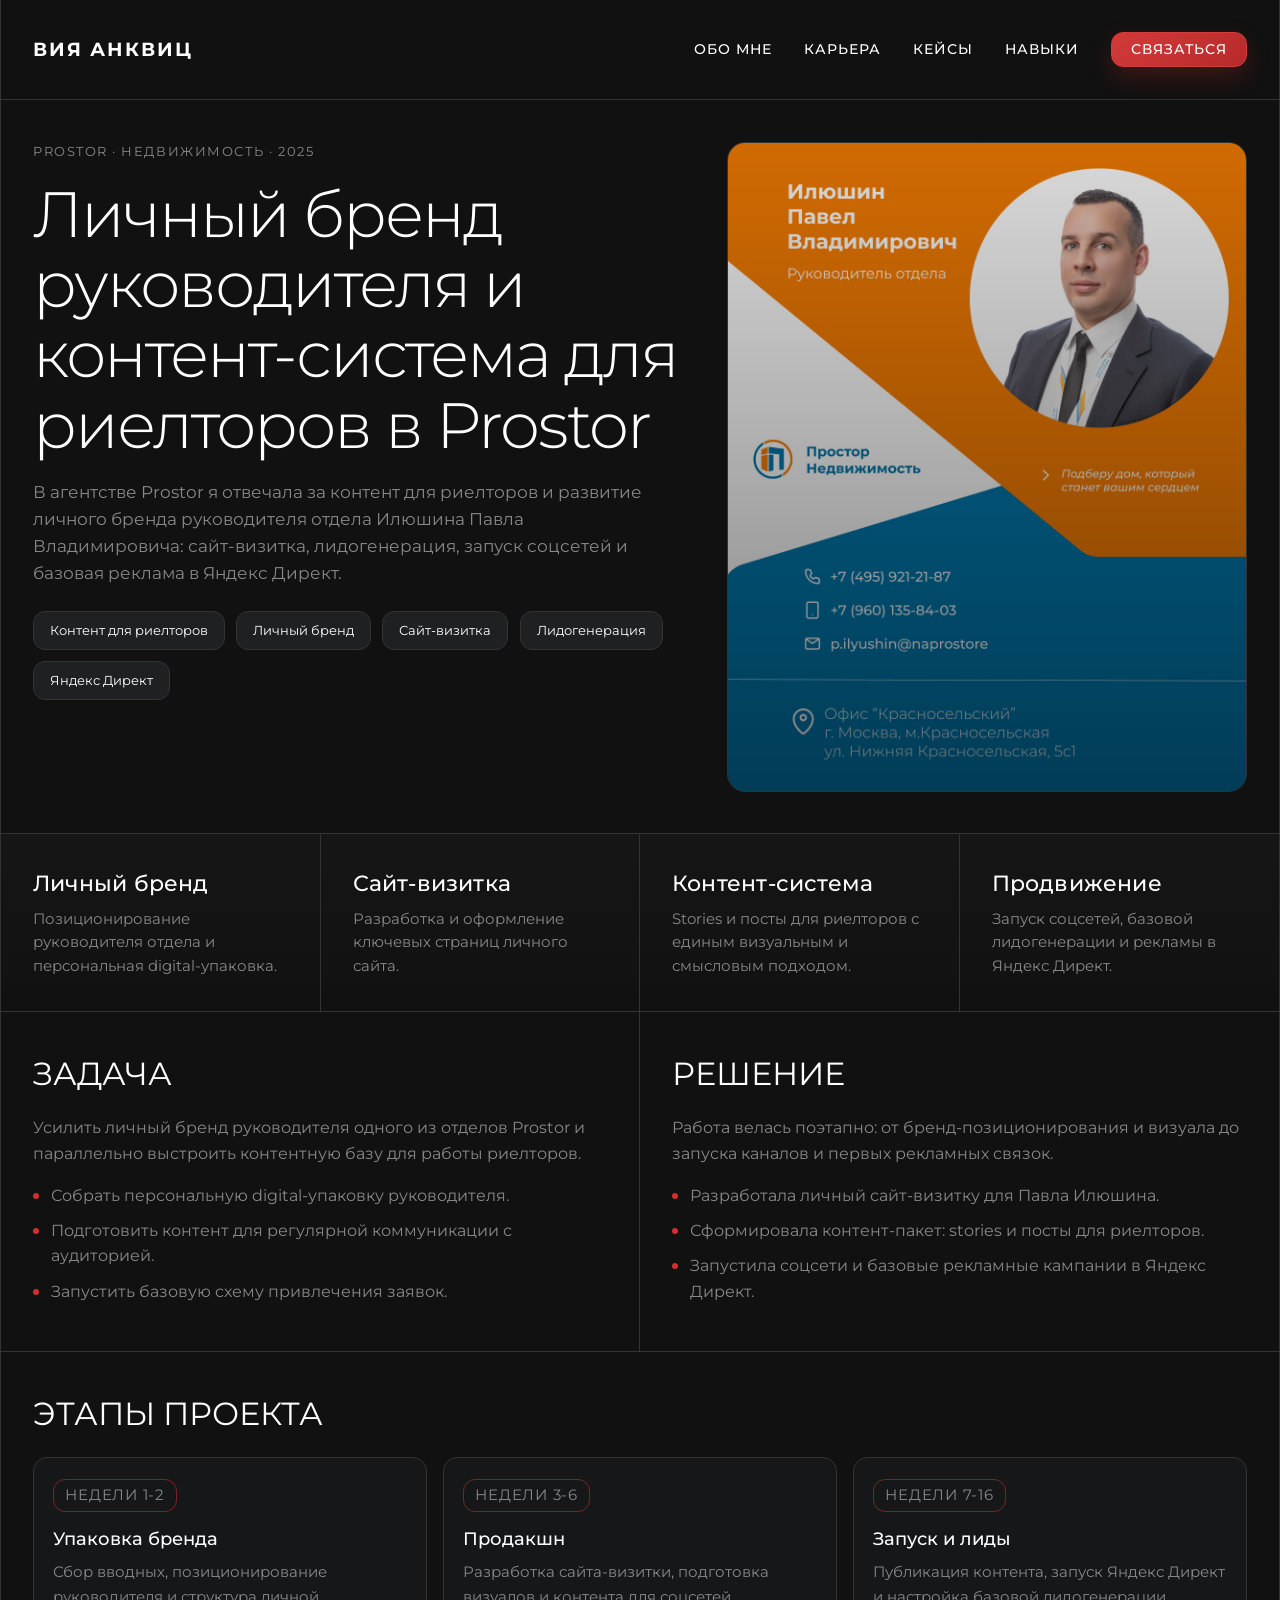
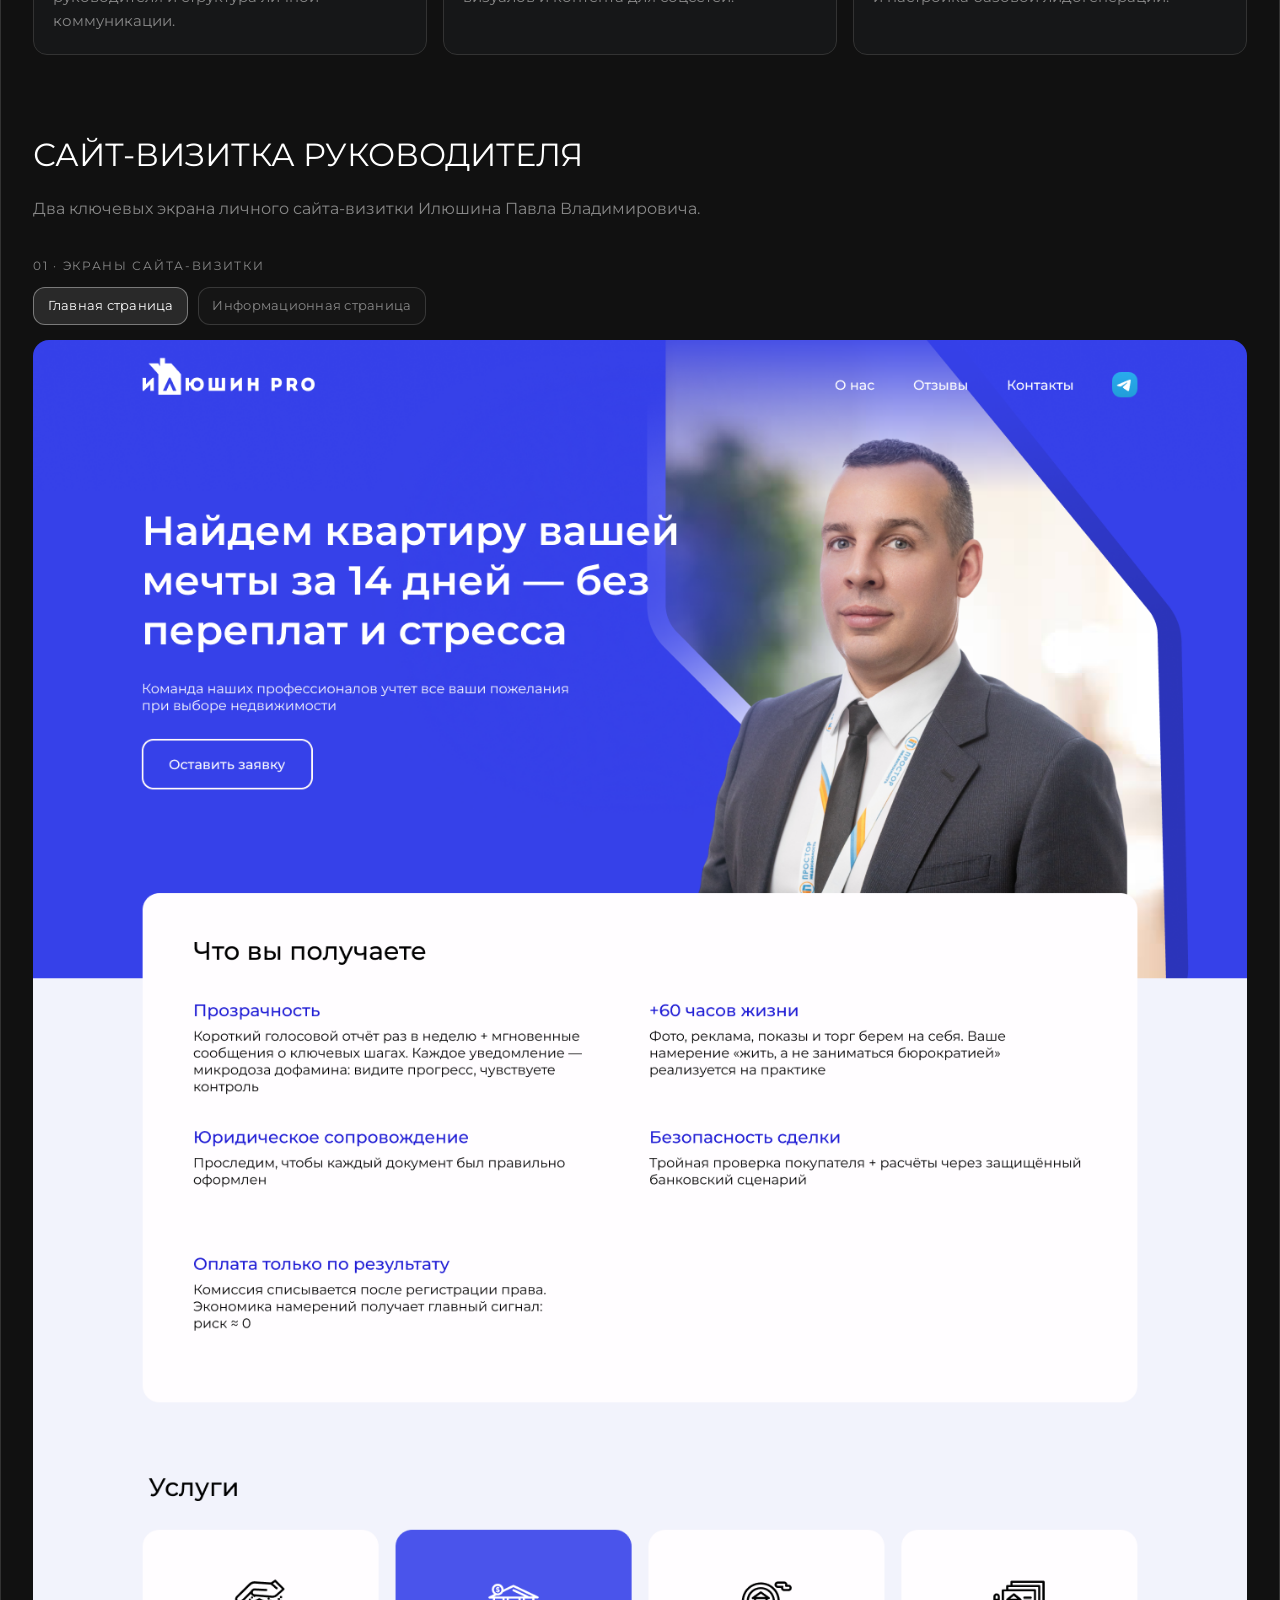
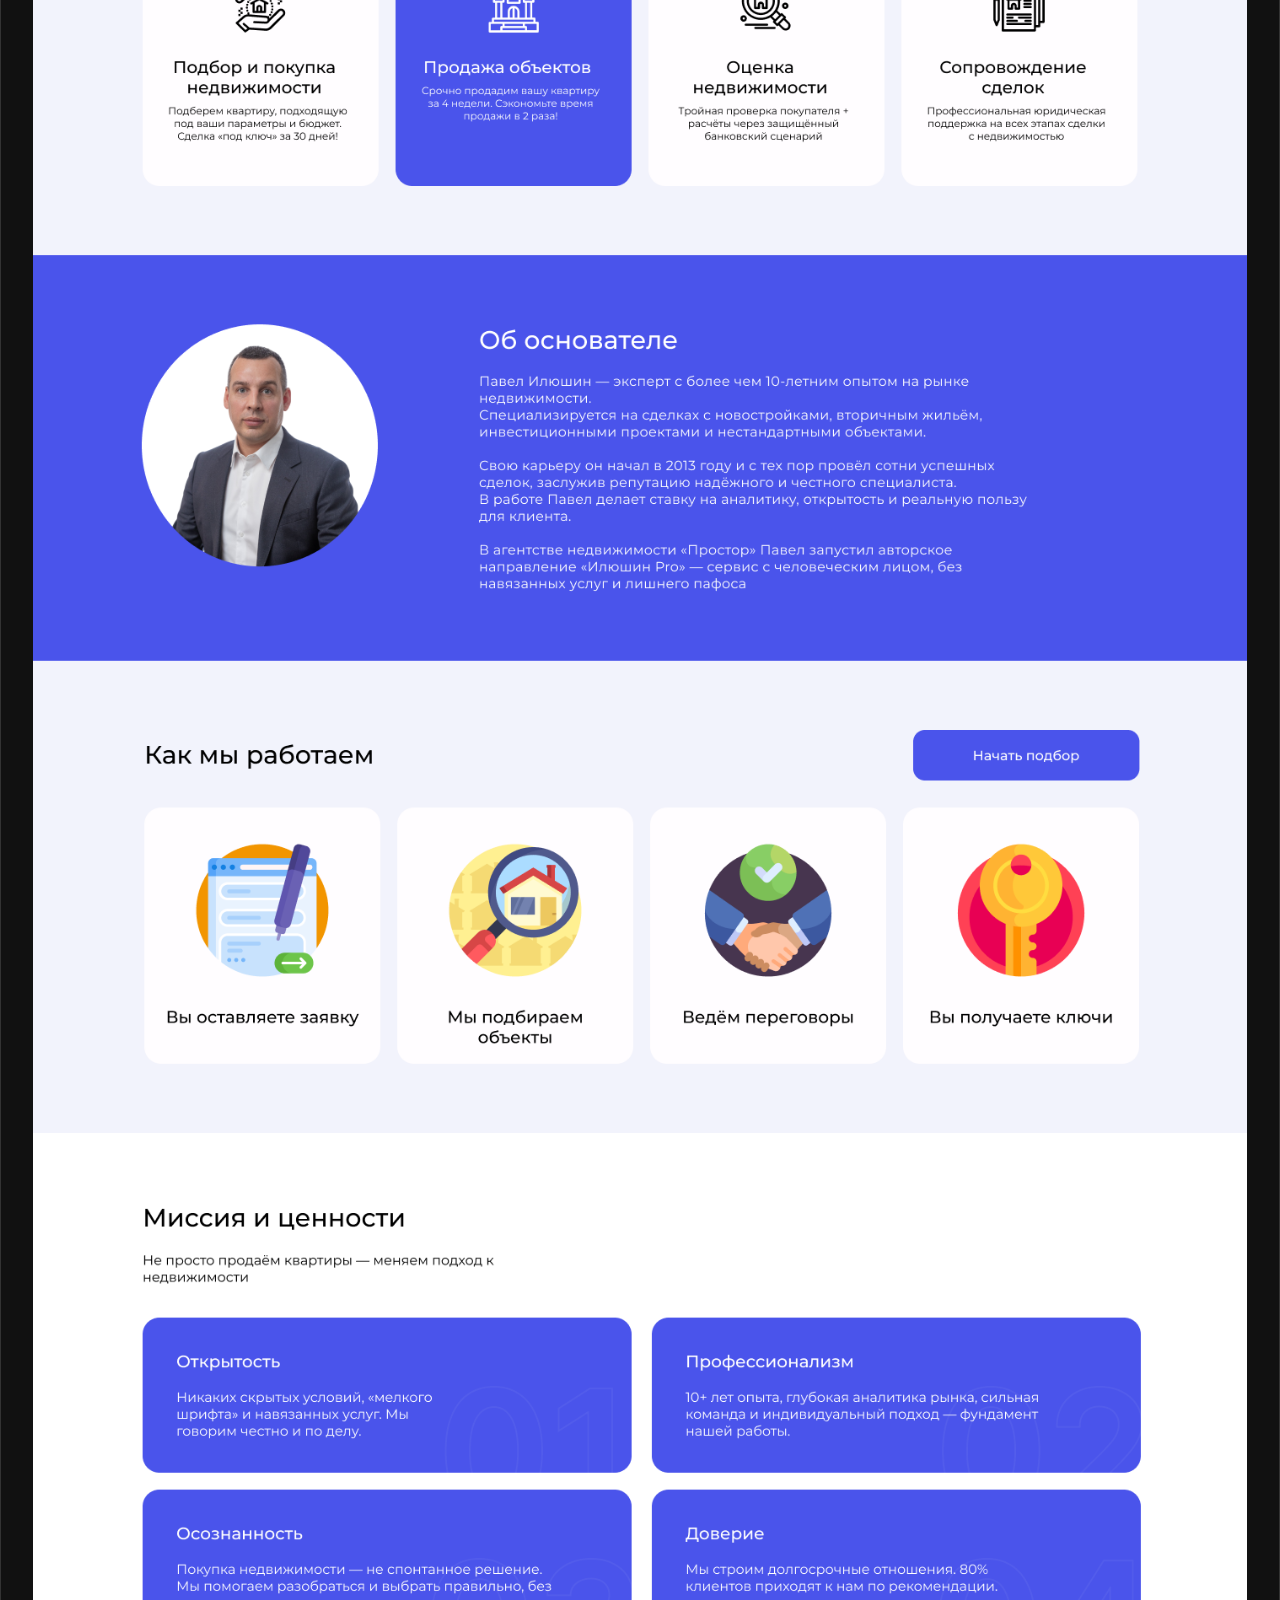
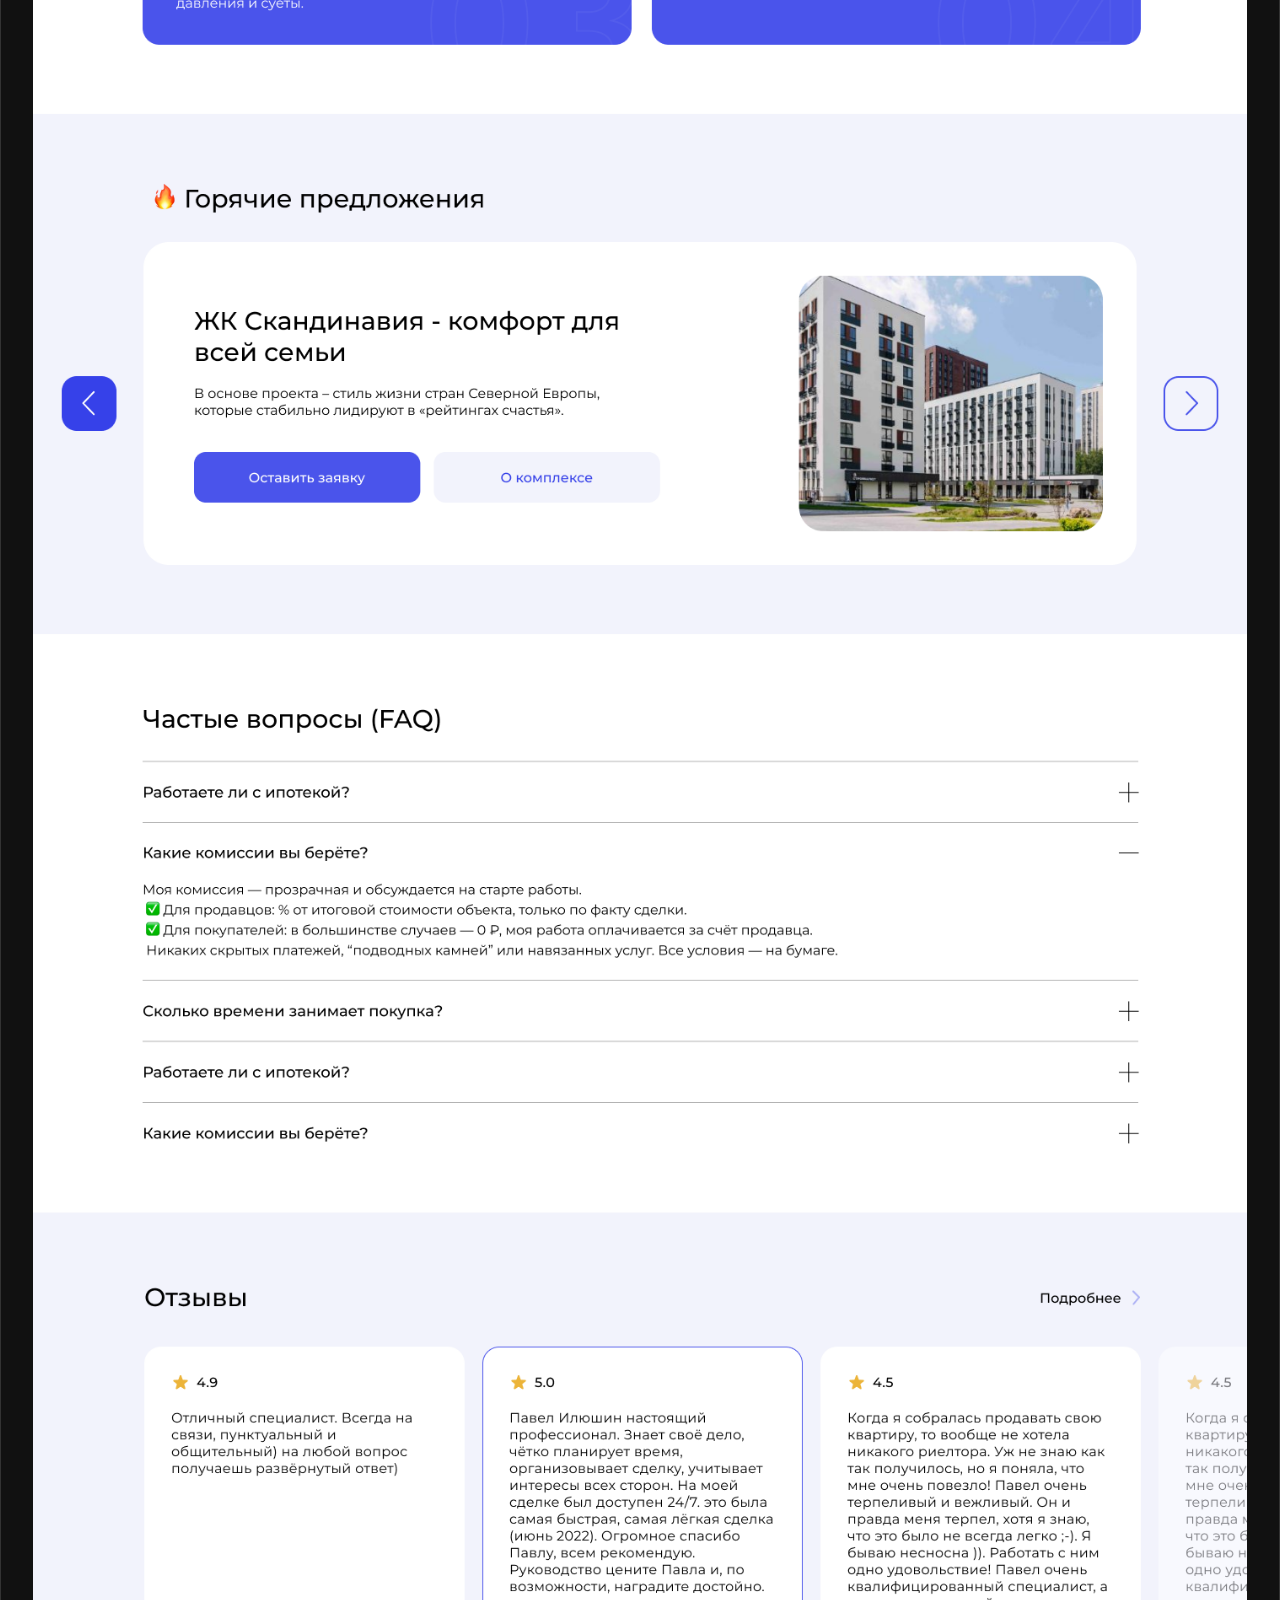
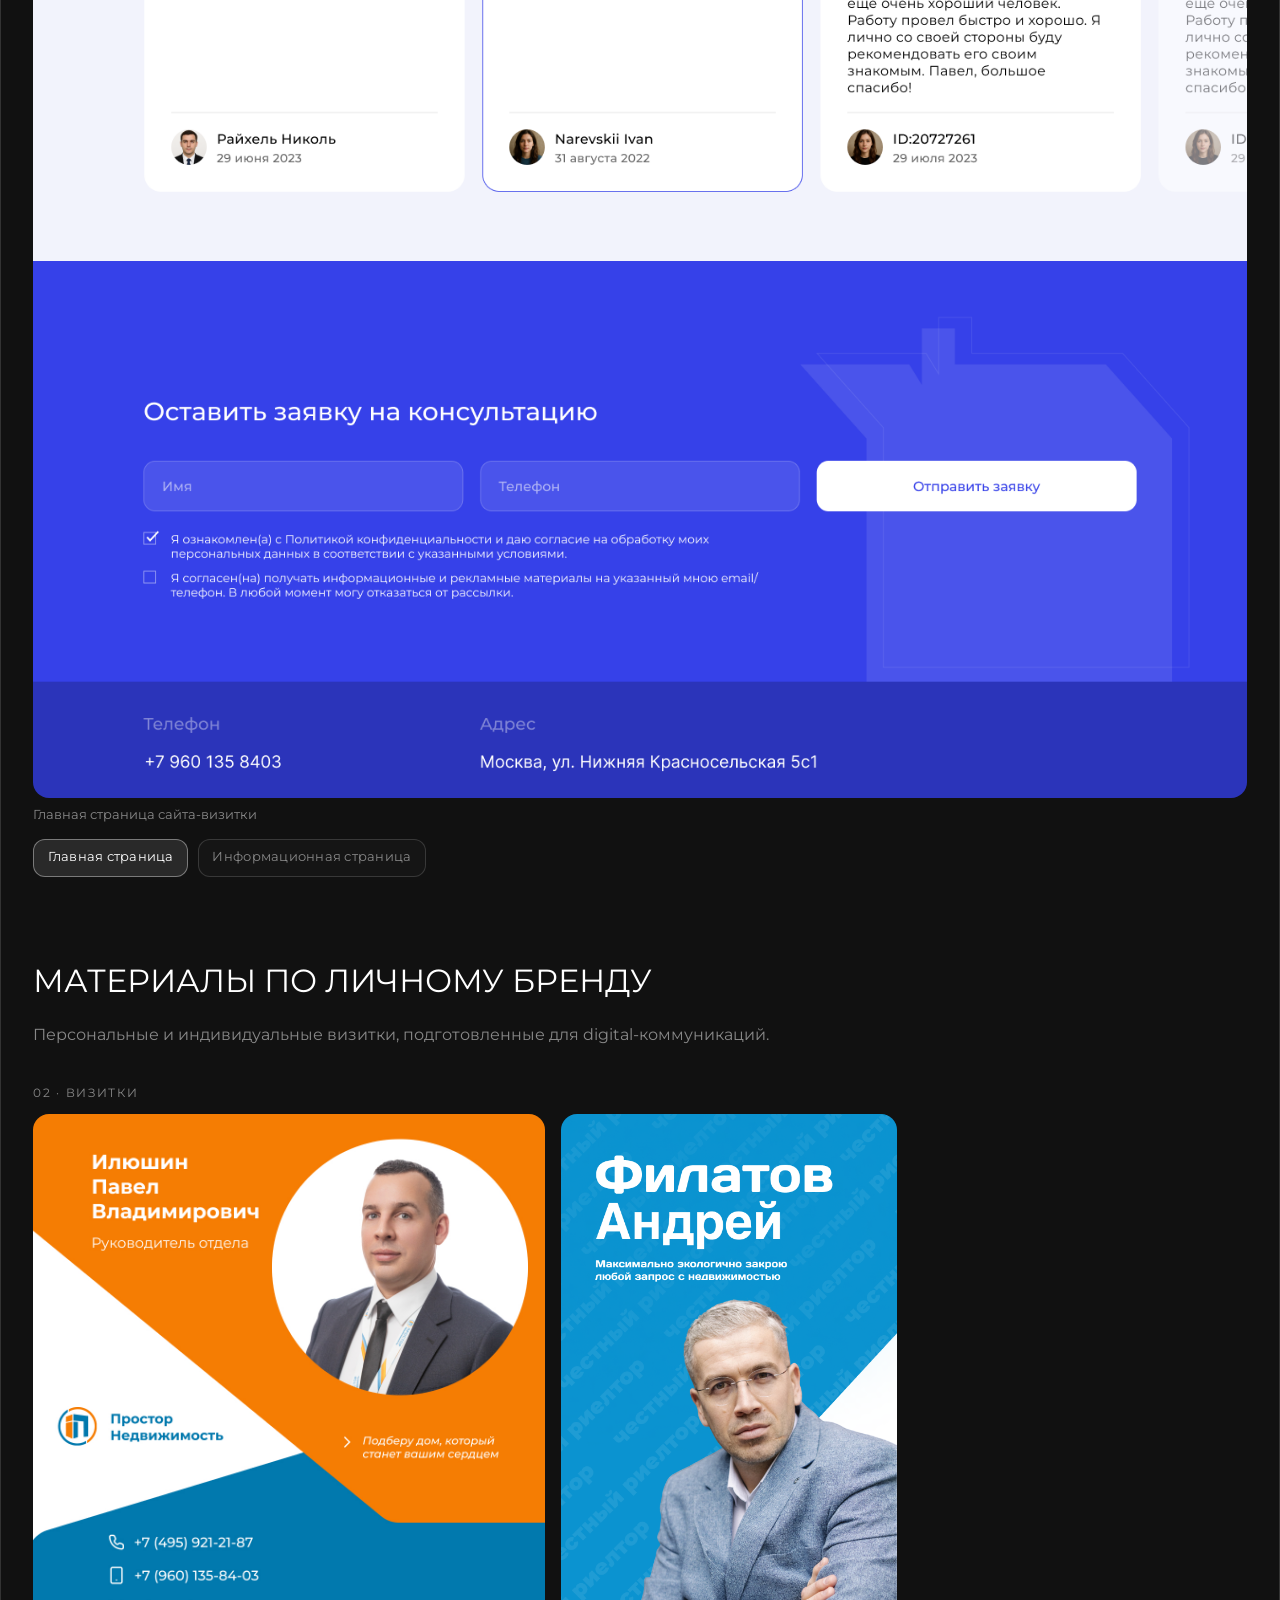
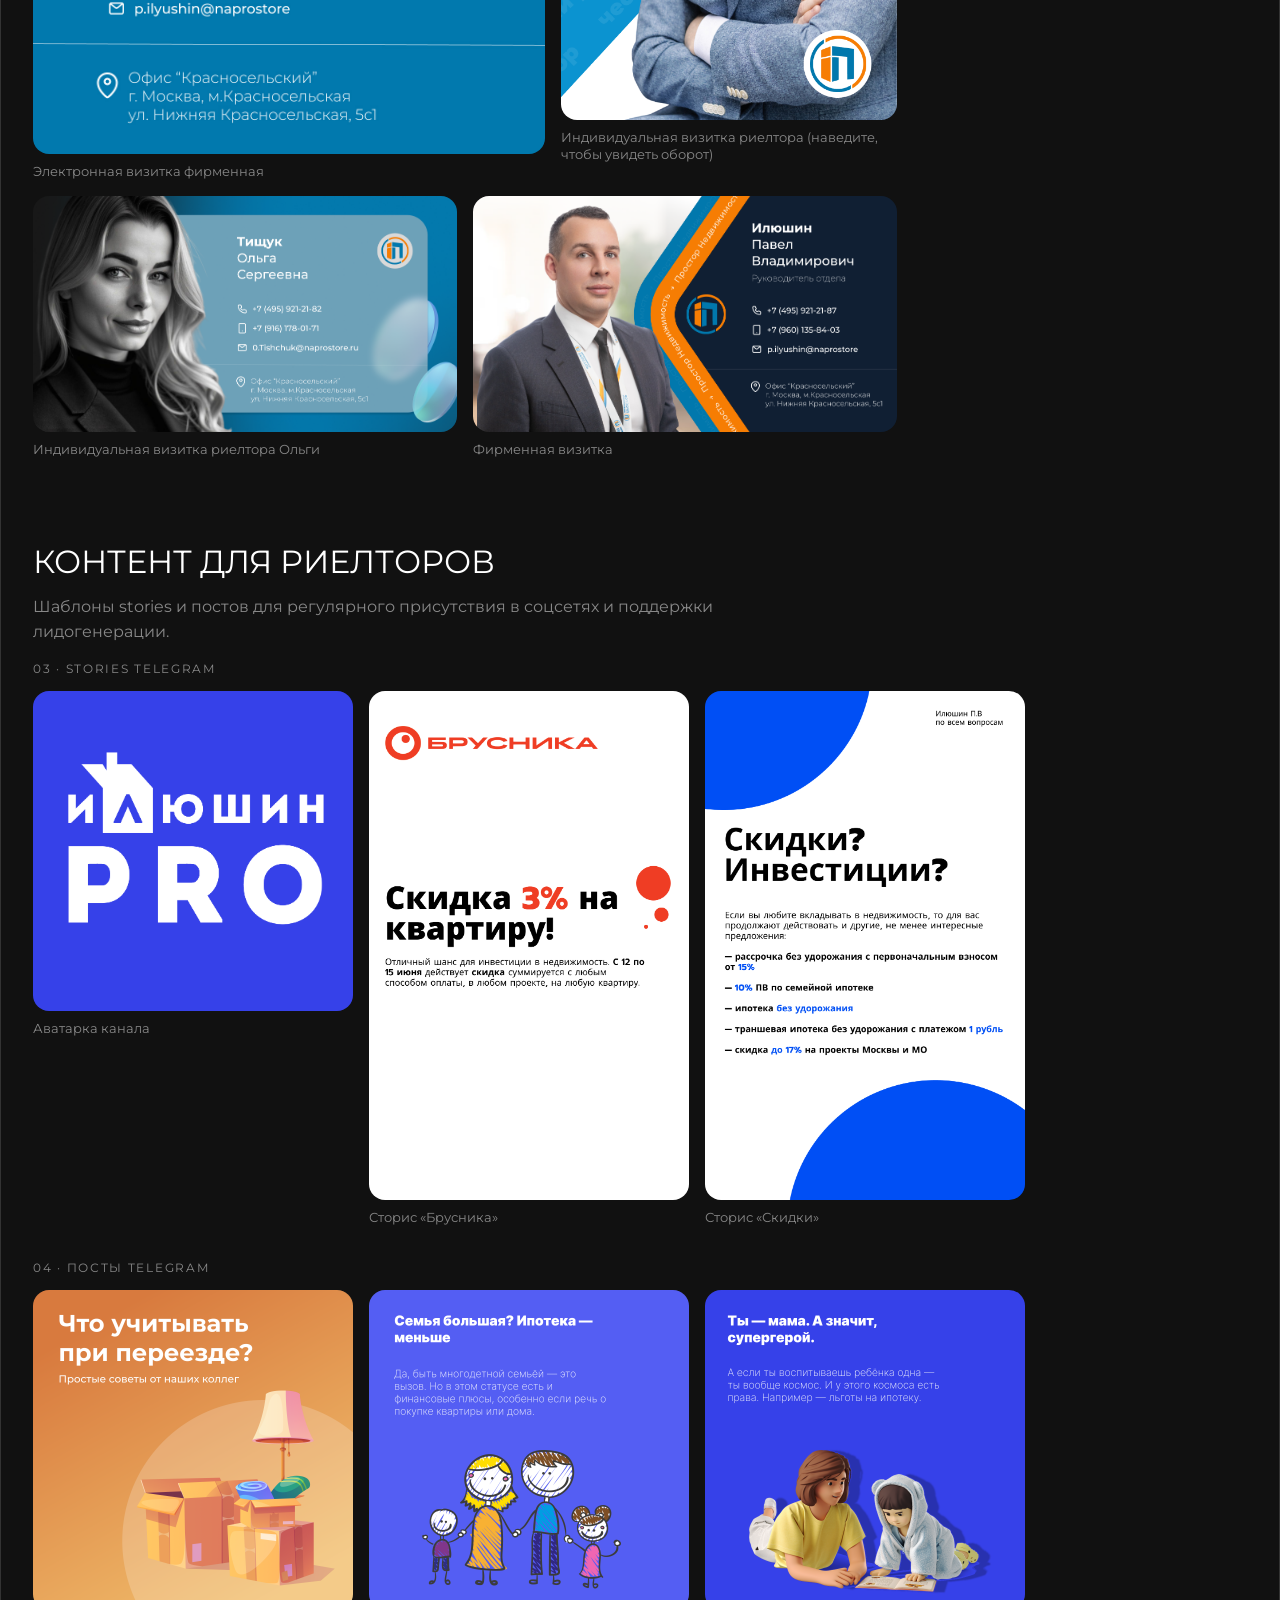
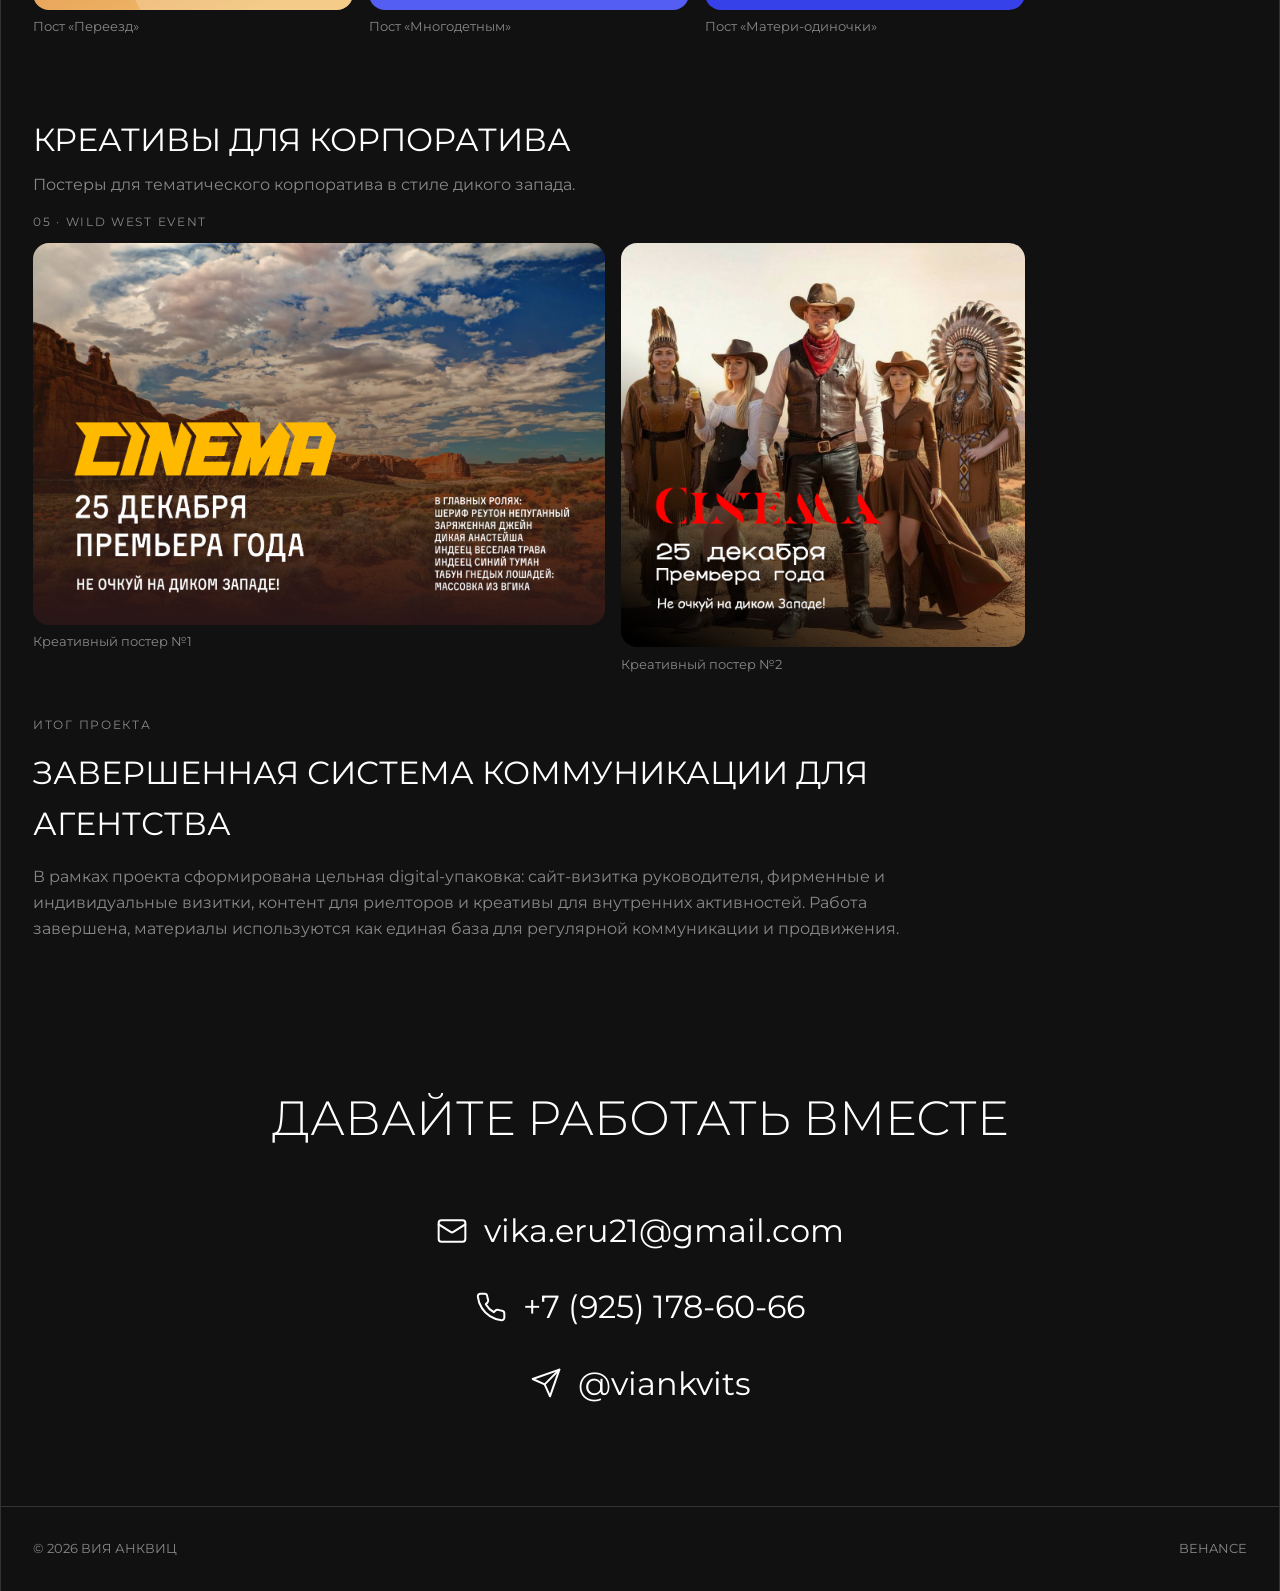
<file: cases/branding/prostor/index.html>
<!DOCTYPE html>
<html lang="ru">

<head>
    <meta charset="UTF-8">
    <meta name="viewport" content="width=device-width, initial-scale=1.0">
    <title>Кейс: Личный бренд и контент для Prostor</title>
    <meta name="description" content="Портфолио Кейс: Личный бренд и контент для Prostor. Вия Анквиц — специалист по связям с общественностью и дизайну.">
    <meta name="author" content="Вия Анквиц">
    <meta property="og:title" content="Кейс: Личный бренд и контент для Prostor">
    <meta property="og:description" content="Портфолио Кейс: Личный бренд и контент для Prostor. Вия Анквиц — специалист по связям с общественностью и дизайну.">
    <meta property="og:type" content="website">
    <link rel="icon" href="../../../favicon.png" type="image/png">
    <link rel="preconnect" href="https://fonts.googleapis.com">
    <link rel="preconnect" href="https://fonts.gstatic.com" crossorigin>
    <link href="https://fonts.googleapis.com/css2?family=Montserrat:wght@300;400;500;600;700&amp;display=swap"
        rel="stylesheet">
    <link rel="stylesheet" href="case-style.css">
    <link rel="stylesheet" href="../../../assets/css/footer.css">
</head>

<body>
    <div class="site-loader" id="site-loader" aria-live="polite" aria-label="Загрузка сайта">
        <div class="butterfly-loader" aria-hidden="true"><span></span></div>
        <p class="loader-text">Загружаем кейс</p>
    </div>
    <main class="case-page dribbble-case">
        <header class="site-header">
            <a class="logo" href="../../../index.html">ВИЯ АНКВИЦ</a>
            <button class="burger-menu" aria-label="Menu">
                <span></span>
                <span></span>
                <span></span>
            </button>
            <nav class="site-nav">
                <a href="../../../index.html#about" class="nav-link">Обо мне</a>
                <a href="../../../index.html#career" class="nav-link">Карьера</a>
                <a href="../../../index.html#cases" class="nav-link">Кейсы</a>
                <a href="../../../index.html#skills" class="nav-link">Навыки</a>
                <a href="../../../index.html#contact" class="btn-contact nav-link">Связаться</a>
            </nav>
        </header>

        <section class="case-hero">
            <div class="hero-copy">
                <p class="eyebrow">Prostor · Недвижимость · 2025</p>
                <h1>Личный бренд руководителя и контент-система для риелторов в Prostor</h1>
                <p class="hero-text">
                    В агентстве Prostor я отвечала за контент для риелторов и развитие личного бренда
                    руководителя отдела Илюшина Павла Владимировича: сайт-визитка, лидогенерация,
                    запуск соцсетей и базовая реклама в Яндекс Директ.
                </p>
                <ul class="hero-tags">
                    <li>Контент для риелторов</li>
                    <li>Личный бренд</li>
                    <li>Сайт-визитка</li>
                    <li>Лидогенерация</li>
                    <li>Яндекс Директ</li>
                </ul>
            </div>
            <div class="hero-visual">
                <img src="элетронная визитка.jpg"
                    alt="Электронная визитка фирменная Павла Илюшина">
            </div>
        </section>

        <section class="kpi-section">
            <article class="kpi-card">
                <p class="kpi-value">Личный бренд</p>
                <p class="kpi-label">Позиционирование руководителя отдела и персональная digital-упаковка.</p>
            </article>
            <article class="kpi-card">
                <p class="kpi-value">Сайт-визитка</p>
                <p class="kpi-label">Разработка и оформление ключевых страниц личного сайта.</p>
            </article>
            <article class="kpi-card">
                <p class="kpi-value">Контент-система</p>
                <p class="kpi-label">Stories и посты для риелторов с единым визуальным и смысловым подходом.</p>
            </article>
            <article class="kpi-card">
                <p class="kpi-value">Продвижение</p>
                <p class="kpi-label">Запуск соцсетей, базовой лидогенерации и рекламы в Яндекс Директ.</p>
            </article>
        </section>

        <section class="detail-section">
            <article class="detail-card">
                <h2>Задача</h2>
                <p>
                    Усилить личный бренд руководителя одного из отделов Prostor и параллельно
                    выстроить контентную базу для работы риелторов.
                </p>
                <ul>
                    <li>Собрать персональную digital-упаковку руководителя.</li>
                    <li>Подготовить контент для регулярной коммуникации с аудиторией.</li>
                    <li>Запустить базовую схему привлечения заявок.</li>
                </ul>
            </article>
            <article class="detail-card">
                <h2>Решение</h2>
                <p>
                    Работа велась поэтапно: от бренд-позиционирования и визуала до запуска
                    каналов и первых рекламных связок.
                </p>
                <ul>
                    <li>Разработала личный сайт-визитку для Павла Илюшина.</li>
                    <li>Сформировала контент-пакет: stories и посты для риелторов.</li>
                    <li>Запустила соцсети и базовые рекламные кампании в Яндекс Директ.</li>
                </ul>
            </article>
        </section>

        <section class="timeline-section">
            <h2>Этапы проекта</h2>
            <div class="timeline-grid">
                <article class="phase-card">
                    <p class="phase-week">Недели 1-2</p>
                    <h3>Упаковка бренда</h3>
                    <p>Сбор вводных, позиционирование руководителя и структура личной коммуникации.</p>
                </article>
                <article class="phase-card">
                    <p class="phase-week">Недели 3-6</p>
                    <h3>Продакшн</h3>
                    <p>Разработка сайта-визитки, подготовка визуалов и контента для соцсетей.</p>
                </article>
                <article class="phase-card">
                    <p class="phase-week">Недели 7-16</p>
                    <h3>Запуск и лиды</h3>
                    <p>Публикация контента, запуск Яндекс Директ и настройка базовой лидогенерации.</p>
                </article>
            </div>
        </section>

        <section class="landing-showcase-section">
            <div class="landing-header">
                <h2>Сайт-визитка руководителя</h2>
                <p>Два ключевых экрана личного сайта-визитки Илюшина Павла Владимировича.</p>
            </div>
            <div class="visual-group">
                <p class="visual-group-title">01 · Экраны сайта-визитки</p>
                <div class="landing-page-controls landing-page-controls--top" aria-label="Переключение страниц сайта-визитки">
                    <button class="landing-page-button is-active" type="button" data-landing-target="home"
                        aria-pressed="true">Главная страница</button>
                    <button class="landing-page-button" type="button" data-landing-target="information"
                        aria-pressed="false">Информационная страница</button>
                </div>
                <div class="landing-grid">
                    <figure class="landing-item" data-landing-page="home">
                        <img src="home page.png" alt="Главная страница сайта-визитки руководителя отдела Prostor">
                        <figcaption>Главная страница сайта-визитки</figcaption>
                    </figure>
                    <figure class="landing-item is-hidden" data-landing-page="information" hidden>
                        <img src="Information page.png"
                            alt="Информационная страница сайта-визитки руководителя отдела Prostor">
                        <figcaption>Информационная страница сайта-визитки</figcaption>
                    </figure>
                </div>
                <div class="landing-page-controls landing-page-controls--bottom" aria-label="Переключение страниц сайта-визитки">
                    <button class="landing-page-button is-active" type="button" data-landing-target="home"
                        aria-pressed="true">Главная страница</button>
                    <button class="landing-page-button" type="button" data-landing-target="information"
                        aria-pressed="false">Информационная страница</button>
                </div>
            </div>
        </section>

        <section class="brand-assets-section">
            <div class="assets-header">
                <h2>Материалы по личному бренду</h2>
                <p>Персональные и индивидуальные визитки, подготовленные для digital-коммуникаций.</p>
            </div>
            <div class="visual-group">
                <p class="visual-group-title">02 · Визитки</p>
                <div class="assets-grid">
                    <article class="asset-card asset-visual asset-prostor-card">
                        <img src="элетронная визитка.jpg" alt="Электронная визитка фирменная Prostor с фото специалиста и контактами">
                        <p class="asset-caption">Электронная визитка фирменная</p>
                    </article>
                    <article class="asset-card asset-visual asset-flip-card">
                        <div class="flip-card" aria-label="Индивидуальная визитка риелтора">
                            <img class="flip-face flip-front" src="individual business card 1.png"
                                alt="Индивидуальная визитка риелтора, лицевая сторона">
                            <img class="flip-face flip-back" src="individual business card 2.png"
                                alt="Индивидуальная визитка риелтора, оборотная сторона">
                        </div>
                        <p class="asset-caption">Индивидуальная визитка риелтора (наведите, чтобы увидеть оборот)</p>
                    </article>
                    <article class="asset-card asset-visual asset-olga-card">
                        <img src="Individual business card Olga.png" alt="Индивидуальная визитка риелтора Ольги">
                        <p class="asset-caption">Индивидуальная визитка риелтора Ольги</p>
                    </article>
                    <article class="asset-card asset-visual asset-vector-card">
                        <img src="business card Prostor.png" alt="Фирменная визитка Prostor">
                        <p class="asset-caption">Фирменная визитка</p>
                    </article>
                </div>
            </div>
        </section>

        <section class="social-media-section">
            <div class="social-header">
                <h2>Контент для риелторов</h2>
                <p>Шаблоны stories и постов для регулярного присутствия в соцсетях и поддержки лидогенерации.</p>
            </div>
            <div class="visual-group">
                <p class="visual-group-title">03 · Stories Telegram</p>
                <div class="social-grid">
                    <article class="social-card story-cover-card">
                        <img src="Cover Prostor.png" alt="Аватарка Telegram канала">
                        <p class="social-caption">Аватарка канала</p>
                    </article>
                    <article class="social-card story-vertical-card">
                        <img src="TG Stories Brusnika.png" alt="Telegram история: Брусника">
                        <p class="social-caption">Сторис «Брусника»</p>
                    </article>
                    <article class="social-card story-vertical-card">
                        <img src="TG Stories discounts.png" alt="Telegram история: Скидки">
                        <p class="social-caption">Сторис «Скидки»</p>
                    </article>
                </div>
            </div>
            <div class="visual-group">
                <p class="visual-group-title">04 · Посты Telegram</p>
                <div class="social-grid">
                    <article class="social-card">
                        <img src="пост переезд.png" alt="Telegram пост: Переезд">
                        <p class="social-caption">Пост «Переезд»</p>
                    </article>
                    <article class="social-card">
                        <img src="пост многодет.png" alt="Telegram пост: Многодетные семьи">
                        <p class="social-caption">Пост «Многодетным»</p>
                    </article>
                    <article class="social-card">
                        <img src="пост мать.png" alt="Telegram пост: Матери-одиночки">
                        <p class="social-caption">Пост «Матери-одиночки»</p>
                    </article>
                </div>
            </div>
        </section>

        <section class="creative-events-section">
            <div class="creative-header">
                <h2>Креативы для корпоратива</h2>
                <p>Постеры для тематического корпоратива в стиле дикого запада.</p>
            </div>
            <div class="visual-group">
                <p class="visual-group-title">05 · Wild West Event</p>
                <div class="creative-grid">
                    <article class="social-card creative-wide-card">
                        <img src="creative event 1.png" alt="Креативный постер для корпоратива в стиле дикого запада, вариант 1">
                        <p class="social-caption">Креативный постер №1</p>
                    </article>
                    <article class="social-card creative-square-card">
                        <img src="creative event 2.png" alt="Креативный постер для корпоратива в стиле дикого запада, вариант 2">
                        <p class="social-caption">Креативный постер №2</p>
                    </article>
                </div>
            </div>
        </section>

        <section class="project-summary-section">
            <div class="project-summary-content">
                <p class="project-summary-kicker">Итог проекта</p>
                <h2>Завершенная система коммуникации для агентства</h2>
                <p>
                    В рамках проекта сформирована цельная digital-упаковка: сайт-визитка руководителя, фирменные и
                    индивидуальные визитки, контент для риелторов и креативы для внутренних активностей.
                    Работа завершена, материалы используются как единая база для регулярной коммуникации и продвижения.
                </p>
            </div>
        </section>

        
            <footer class="site-footer" id="contact">
            <div class="footer-content">
                <h2>ДАВАЙТЕ РАБОТАТЬ ВМЕСТЕ</h2>
                <div class="contact-links">
                    <a href="mailto:vika.eru21@gmail.com" class="contact-link email-link">
                        <svg class="contact-icon" xmlns="http://www.w3.org/2000/svg" viewBox="0 0 24 24" fill="none" stroke="currentColor" stroke-width="1.5" stroke-linecap="round" stroke-linejoin="round">
                            <rect x="2" y="4" width="20" height="16" rx="2"></rect>
                            <path d="m22 7-8.97 5.7a1.94 1.94 0 0 1-2.06 0L2 7"></path>
                        </svg>
                        vika.eru21@gmail.com
                    </a>
                    <a href="tel:+79251786066" class="contact-link phone-link">
                        <svg class="contact-icon" xmlns="http://www.w3.org/2000/svg" viewBox="0 0 24 24" fill="none" stroke="currentColor" stroke-width="1.5" stroke-linecap="round" stroke-linejoin="round">
                            <path d="M22 16.92v3a2 2 0 0 1-2.18 2 19.79 19.79 0 0 1-8.63-3.07 19.5 19.5 0 0 1-6-6 19.79 19.79 0 0 1-3.07-8.67A2 2 0 0 1 4.11 2h3a2 2 0 0 1 2 1.72 12.84 12.84 0 0 0 .7 2.81 2 2 0 0 1-.45 2.11L8.09 9.91a16 16 0 0 0 6 6l1.27-1.27a2 2 0 0 1 2.11-.45 12.84 12.84 0 0 0 2.81.7A2 2 0 0 1 22 16.92z"></path>
                        </svg>
                        +7 (925) 178-60-66
                    </a>
                    <a href="https://t.me/viankvits" target="_blank" class="contact-link telegram-link">
                        <svg class="contact-icon" xmlns="http://www.w3.org/2000/svg" viewBox="0 0 24 24" fill="none" stroke="currentColor" stroke-width="1.5" stroke-linecap="round" stroke-linejoin="round">
                            <line x1="22" y1="2" x2="11" y2="13"></line>
                            <polygon points="22 2 15 22 11 13 2 9 22 2"></polygon>
                        </svg>
                        @viankvits
                    </a>
                </div>
            </div>
            <div class="footer-bottom">
                <span>© 2026 ВИЯ АНКВИЦ</span>
                <div class="socials">
                    <a href="https://behance.net/ankvits" target="_blank">Behance</a>
                </div>
            </div>
        </footer>
</main>
    <div class="image-viewer" id="image-viewer" role="dialog" aria-modal="true"
        aria-label="Режим просмотра изображения" hidden>
        <div class="image-viewer__inner">
            <button class="image-viewer__close" id="image-viewer-close" type="button"
                aria-label="Закрыть просмотр">×</button>
            <img class="image-viewer__image" id="image-viewer-image" alt="">
            <div class="image-viewer__flip" id="image-viewer-flip" hidden></div>
            <p class="image-viewer__caption" id="image-viewer-caption"></p>
        </div>
    </div>
    <script>
        const pageLoader = document.getElementById('site-loader');
        let loaderHidden = false;

        const hideLoader = () => {
            if (!pageLoader || loaderHidden) return;
            loaderHidden = true;
            pageLoader.classList.add('is-hidden');
            document.body.classList.remove('loader-lock');
            setTimeout(() => pageLoader.remove(), 420);
        };

        if (pageLoader) {
            document.body.classList.add('loader-lock');
            window.addEventListener('load', () => setTimeout(hideLoader, 280), { once: true });
            setTimeout(hideLoader, 4200);
        }

        const burgerMenu = document.querySelector('.burger-menu');
        const siteHeader = document.querySelector('.site-header');

        if (burgerMenu && siteHeader) {
            burgerMenu.addEventListener('click', function () {
                siteHeader.classList.toggle('active');
                document.body.classList.toggle('no-scroll');
            });

            document.querySelectorAll('.nav-link').forEach(link => {
                link.addEventListener('click', () => {
                    siteHeader.classList.remove('active');
                    document.body.classList.remove('no-scroll');
                });
            });
        }

        const landingShowcase = document.querySelector('.landing-showcase-section');

        if (landingShowcase) {
            const landingButtons = Array.from(landingShowcase.querySelectorAll('.landing-page-button[data-landing-target]'));
            const landingPages = Array.from(landingShowcase.querySelectorAll('.landing-item[data-landing-page]'));

            const setActiveLandingPage = (targetPage) => {
                landingPages.forEach((page) => {
                    const isActive = page.dataset.landingPage === targetPage;
                    page.hidden = !isActive;
                    page.classList.toggle('is-hidden', !isActive);
                });

                landingButtons.forEach((button) => {
                    const isActive = button.dataset.landingTarget === targetPage;
                    button.classList.toggle('is-active', isActive);
                    button.setAttribute('aria-pressed', String(isActive));
                });
            };

            const scrollToLandingPageStart = (targetPage) => {
                const targetLandingPage = landingShowcase.querySelector(`.landing-item[data-landing-page="${targetPage}"]`);
                if (!targetLandingPage) return;

                requestAnimationFrame(() => {
                    targetLandingPage.scrollIntoView({
                        behavior: 'smooth',
                        block: 'start'
                    });
                });
            };

            landingButtons.forEach((button) => {
                button.addEventListener('click', () => {
                    const targetPage = button.dataset.landingTarget;
                    const isBottomControlButton = Boolean(button.closest('.landing-page-controls--bottom'));

                    setActiveLandingPage(targetPage);

                    if (isBottomControlButton) {
                        scrollToLandingPageStart(targetPage);
                    }
                });
            });

            const initialButton = landingShowcase.querySelector('.landing-page-button.is-active[data-landing-target]')
                || landingButtons[0];
            if (initialButton) setActiveLandingPage(initialButton.dataset.landingTarget);
        }

        const imageViewer = document.getElementById('image-viewer');
        const imageViewerImage = document.getElementById('image-viewer-image');
        const imageViewerFlip = document.getElementById('image-viewer-flip');
        const imageViewerCaption = document.getElementById('image-viewer-caption');
        const imageViewerClose = document.getElementById('image-viewer-close');

        const viewableImageSelector = [
            '.hero-visual img',
            '.landing-item img',
            '.asset-visual img:not(.flip-face)',
            '.social-card img'
        ].join(', ');

        const resolveImageCaption = (img) => {
            const card = img.closest('.landing-item, .asset-card, .social-card, .hero-visual');
            if (!card) return '';
            const caption = card.querySelector('figcaption, .asset-caption, .social-caption');
            return caption ? caption.textContent.trim() : '';
        };

        const resetViewerMedia = () => {
            if (imageViewerImage) {
                imageViewerImage.hidden = false;
                imageViewerImage.removeAttribute('src');
            }

            if (imageViewerFlip) {
                imageViewerFlip.hidden = true;
                imageViewerFlip.replaceChildren();
            }
        };

        const showViewerStaticImage = (img) => {
            if (!imageViewerImage) return;

            if (imageViewerFlip) {
                imageViewerFlip.hidden = true;
                imageViewerFlip.replaceChildren();
            }

            imageViewerImage.hidden = false;
            imageViewerImage.src = img.currentSrc || img.src;
            imageViewerImage.alt = img.alt || 'Просмотр изображения';
        };

        const showViewerFlipCard = (flipCard) => {
            if (!imageViewerFlip || !imageViewerImage) return false;

            const frontSource = flipCard.querySelector('.flip-front');
            const backSource = flipCard.querySelector('.flip-back');
            if (!frontSource || !backSource) return false;

            const viewerFlipCard = document.createElement('div');
            viewerFlipCard.className = 'image-viewer__flip-card';

            const flipCardLabel = flipCard.getAttribute('aria-label');
            if (flipCardLabel) viewerFlipCard.setAttribute('aria-label', flipCardLabel);

            const frontImage = document.createElement('img');
            frontImage.className = 'flip-face flip-front';
            frontImage.src = frontSource.currentSrc || frontSource.src;
            frontImage.alt = frontSource.alt || 'Лицевая сторона визитки';

            const backImage = document.createElement('img');
            backImage.className = 'flip-face flip-back';
            backImage.src = backSource.currentSrc || backSource.src;
            backImage.alt = backSource.alt || 'Оборотная сторона визитки';

            viewerFlipCard.append(frontImage, backImage);
            imageViewerFlip.replaceChildren(viewerFlipCard);
            imageViewerFlip.hidden = false;

            imageViewerImage.hidden = true;
            imageViewerImage.removeAttribute('src');

            return true;
        };

        const openImageViewer = (img, options = {}) => {
            if (!imageViewer || !imageViewerImage) return;

            const useFlipViewer = options.flipCard && showViewerFlipCard(options.flipCard);
            if (!useFlipViewer) {
                showViewerStaticImage(img);
            }

            if (imageViewerCaption) {
                const caption = resolveImageCaption(img);
                imageViewerCaption.textContent = caption;
                imageViewerCaption.style.display = caption ? 'block' : 'none';
            }

            imageViewer.hidden = false;
            requestAnimationFrame(() => imageViewer.classList.add('is-open'));
            document.body.classList.add('viewer-lock');
        };

        const closeImageViewer = () => {
            if (!imageViewer || imageViewer.hidden) return;

            imageViewer.classList.remove('is-open');
            document.body.classList.remove('viewer-lock');

            setTimeout(() => {
                if (imageViewer.classList.contains('is-open')) return;
                imageViewer.hidden = true;
                resetViewerMedia();
            }, 240);
        };

        if (imageViewer && imageViewerImage) {
            const viewableImages = document.querySelectorAll(viewableImageSelector);
            viewableImages.forEach(img => {
                img.addEventListener('click', () => openImageViewer(img));
            });

            const flipCards = document.querySelectorAll('.asset-flip-card .flip-card');
            flipCards.forEach((flipCard) => {
                flipCard.addEventListener('click', () => {
                    const faces = Array.from(flipCard.querySelectorAll('.flip-face'));
                    if (!faces.length) return;

                    const visibleFace = faces.reduce((currentVisible, candidate) => {
                        const currentOpacity = Number.parseFloat(getComputedStyle(currentVisible).opacity || '0');
                        const candidateOpacity = Number.parseFloat(getComputedStyle(candidate).opacity || '0');
                        return candidateOpacity > currentOpacity ? candidate : currentVisible;
                    }, faces[0]);

                    openImageViewer(visibleFace, { flipCard });
                });
            });

            if (imageViewerClose) {
                imageViewerClose.addEventListener('click', closeImageViewer);
            }

            imageViewer.addEventListener('click', (event) => {
                if (event.target === imageViewer) closeImageViewer();
            });

            document.addEventListener('keydown', (event) => {
                if (event.key === 'Escape') closeImageViewer();
            });
        }
    </script>
</body>

</html>
</file>
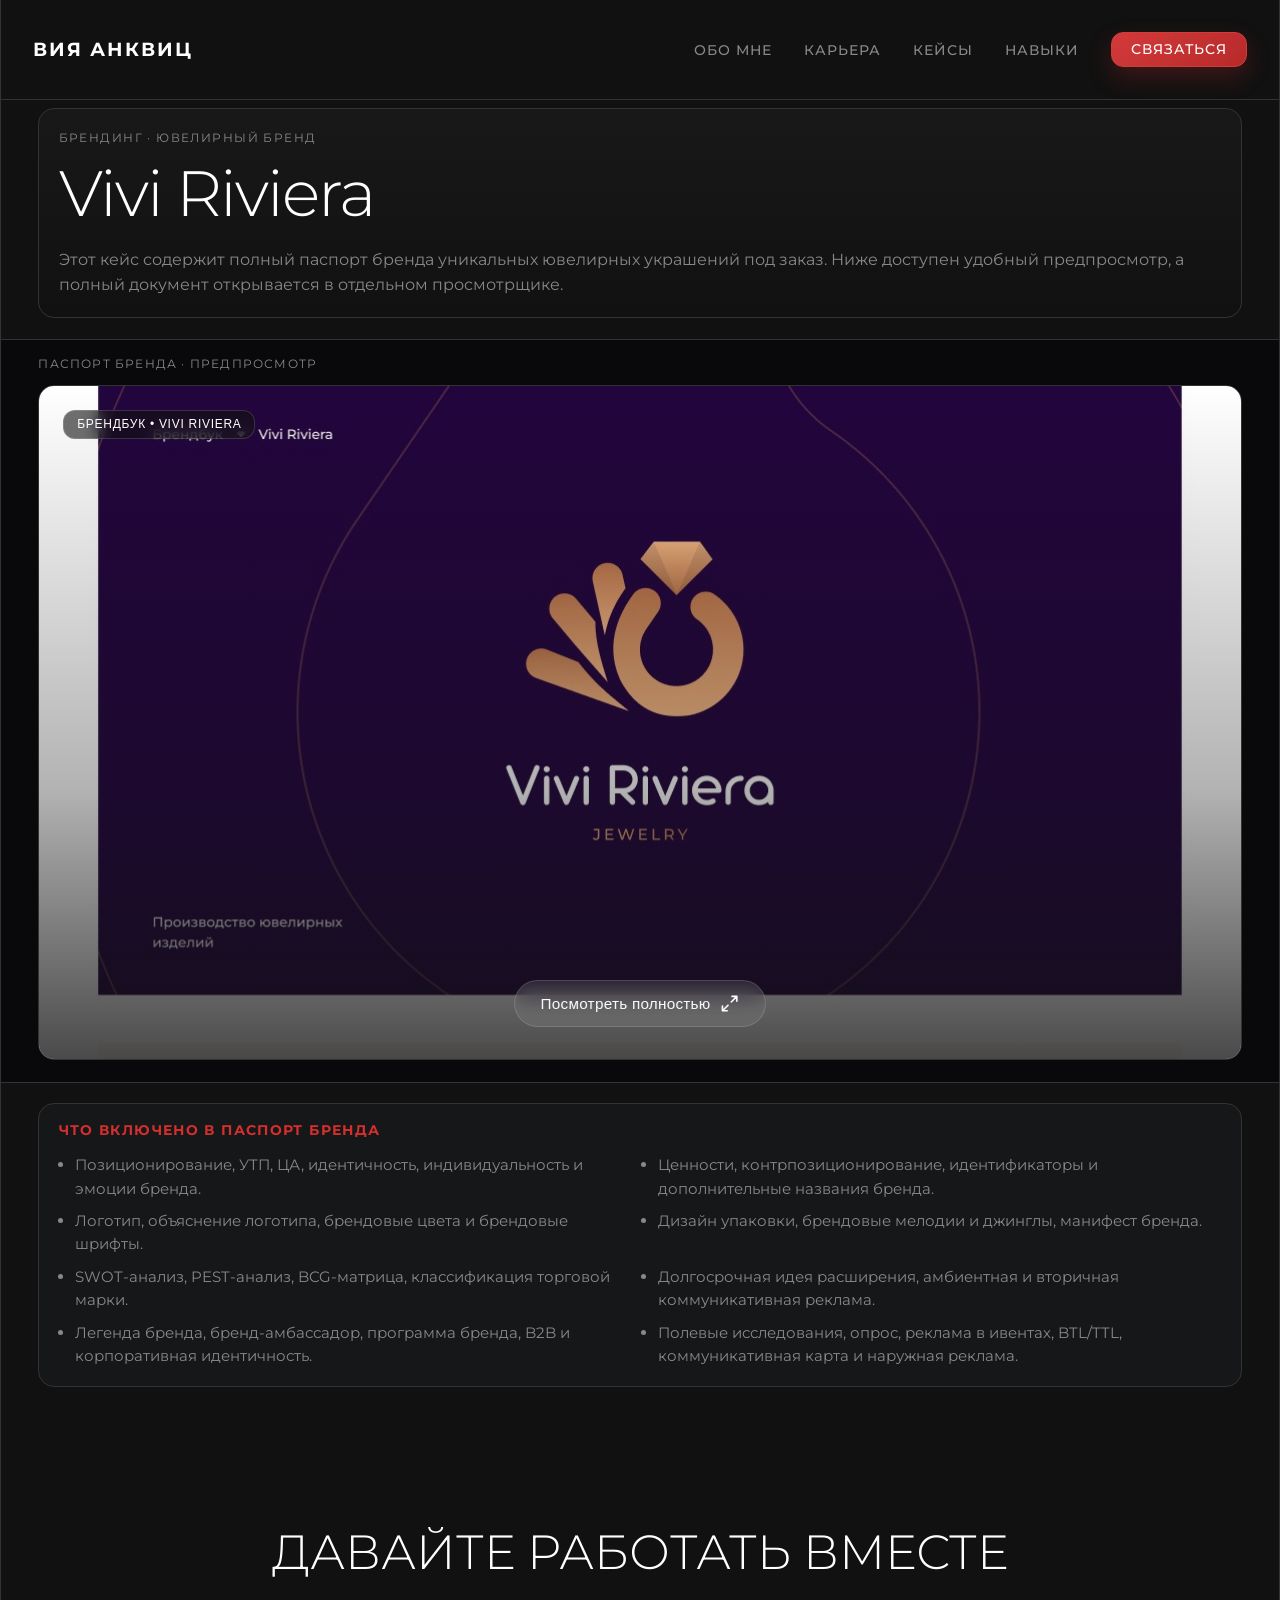
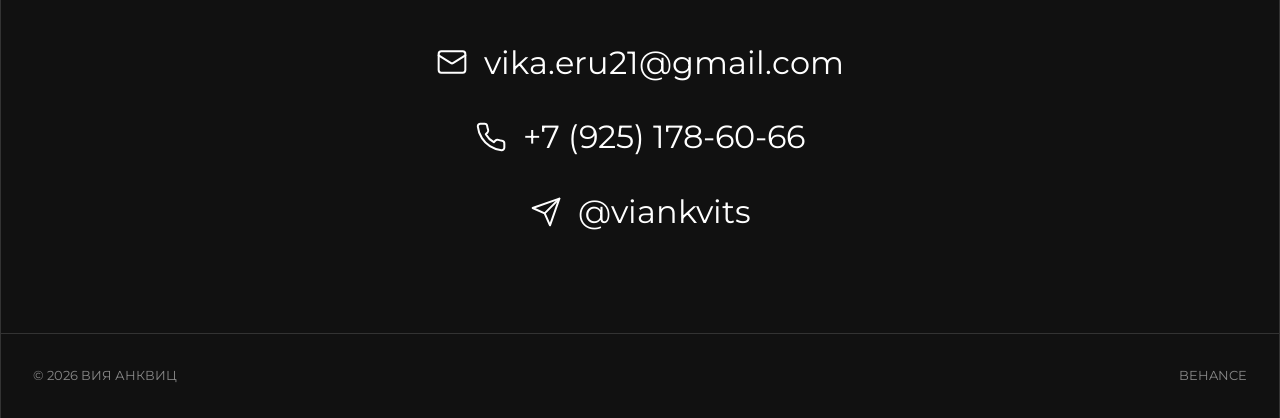
<file: cases/branding/vivi-riviera/index.html>
<!DOCTYPE html>
<html lang="ru">

<head>
    <meta charset="UTF-8">
    <meta name="viewport" content="width=device-width, initial-scale=1.0">
    <title>Кейс: Vivi Riviera</title>
    <meta name="description" content="Портфолио Кейс: Vivi Riviera. Вия Анквиц — специалист по связям с общественностью и дизайну.">
    <meta name="author" content="Вия Анквиц">
    <meta property="og:title" content="Кейс: Vivi Riviera">
    <meta property="og:description" content="Портфолио Кейс: Vivi Riviera. Вия Анквиц — специалист по связям с общественностью и дизайну.">
    <meta property="og:type" content="website">
    <link rel="icon" href="../../../favicon.png" type="image/png">
    <link rel="preconnect" href="https://fonts.googleapis.com">
    <link rel="preconnect" href="https://fonts.gstatic.com" crossorigin>
    <link href="https://fonts.googleapis.com/css2?family=Montserrat:wght@400;500;600;700&amp;display=swap"
        rel="stylesheet">
    <style>
        :root {
            --bg-color: #111111;
            --surface-color: #161718;
            --surface-alt: #1e2022;
            --text-color: #ffffff;
            --text-secondary: #888888;
            --border-color: #333333;
            --accent-red: #d32f2f;
            --contact-red: #d33a3a;
            --control-radius: 12px;
            --font-main: 'Montserrat', sans-serif;
            --tag-bg: #1a1a1a;
        }

        * {
            box-sizing: border-box;
            margin: 0;
            padding: 0;
        }

        body {
            font-family: var(--font-main);
            color: var(--text-color);
            background-color: var(--bg-color);
            line-height: 1.55;
            min-height: 100vh;
        }

        .no-scroll {
            overflow: hidden;
        }

        .case-page {
            max-width: 1600px;
            margin: 0 auto;
            border-left: 1px solid var(--border-color);
            border-right: 1px solid var(--border-color);
            min-height: 100vh;
        }

        .menu-lock {
            overflow: hidden;
        }

        .site-header {
            display: flex;
            justify-content: space-between;
            align-items: center;
            padding: 2rem;
            border-bottom: 1px solid var(--border-color);
            position: relative;
        }

        .logo {
            font-weight: 700;
            font-size: 1.2rem;
            letter-spacing: 2px;
            text-transform: uppercase;
            color: var(--text-color);
            text-decoration: none;
        }

        .site-nav {
            display: flex;
            align-items: center;
            gap: 2rem;
        }

        .site-nav a {
            text-decoration: none;
            font-size: 0.9rem;
            text-transform: uppercase;
            font-weight: 500;
            letter-spacing: 1px;
            color: var(--text-secondary);
            transition: color 0.25s ease;
        }

        .site-nav a:not(.btn-contact):hover {
            color: var(--text-color);
        }

        .btn-contact {
            display: inline-flex;
            align-items: center;
            justify-content: center;
            line-height: 1.1;
            padding: 0.55rem 1.2rem;
            border: 1px solid var(--contact-red);
            background: linear-gradient(140deg, #d33a3a 0%, #b72a2a 100%);
            color: #ffffff !important;
            border-radius: var(--control-radius);
            box-shadow: 0 10px 24px rgba(211, 47, 47, 0.24);
            transition: transform 0.2s ease, box-shadow 0.2s ease, background 0.2s ease, border-color 0.2s ease;
        }

        .site-nav .btn-contact:hover {
            background: linear-gradient(140deg, #de4343 0%, #c12b2b 100%);
            border-color: #de4343;
            color: #ffffff !important;
            transform: translateY(-1px);
            box-shadow: 0 12px 28px rgba(211, 47, 47, 0.3);
        }

        .burger-menu {
            display: none;
            flex-direction: column;
            gap: 6px;
            background: none;
            border: none;
            cursor: pointer;
            z-index: 101;
        }

        .burger-menu span {
            display: block;
            width: 28px;
            height: 2px;
            background-color: var(--text-color);
            transition: all 0.3s;
        }

        .site-header.active .burger-menu span:nth-child(1) {
            transform: rotate(45deg) translate(5px, 6px);
        }

        .site-header.active .burger-menu span:nth-child(2) {
            opacity: 0;
        }

        .site-header.active .burger-menu span:nth-child(3) {
            transform: rotate(-45deg) translate(5px, -6px);
        }

        .case-intro {
            width: min(1220px, 94vw);
            margin: 0 auto;
            padding: 0.5rem 0 1rem;
        }

        .intro-card {
            border: 1px solid var(--border-color);
            border-radius: 16px;
            background: linear-gradient(180deg, rgba(255, 255, 255, 0.03), transparent);
            padding: 1.2rem;
        }

        .intro-kicker {
            font-size: 0.74rem;
            text-transform: uppercase;
            letter-spacing: 0.12em;
            color: var(--text-secondary);
            margin-bottom: 0.7rem;
        }

        .intro-card h1 {
            font-size: clamp(2.5rem, 5vw, 4rem);
            line-height: 1.1;
            font-weight: 300;
            margin-bottom: 1.2rem;
            letter-spacing: -2px;
        }

        .intro-card p {
            color: var(--text-secondary);
        }

        .passport-stage {
            width: 100%;
            margin-top: 0.35rem;
            border-top: 1px solid var(--border-color);
            border-bottom: 1px solid var(--border-color);
            background: #09090b;
            padding: 0.9rem 0 1.35rem;
        }

        .passport-shell {
            width: min(1220px, 94vw);
            margin: 0 auto;
            display: grid;
            gap: 0.75rem;
        }

        .passport-hint {
            color: var(--text-secondary);
            font-size: 0.75rem;
            text-transform: uppercase;
            letter-spacing: 0.1em;
            margin: 0;
        }

        .passport-preview {
            width: 100%;
            display: block;
            border: 1px solid var(--border-color);
            border-radius: 16px;
            background: #0f1012;
            padding: 0;
            text-align: center;
            cursor: zoom-in;
            position: relative;
            overflow: hidden;
            max-height: min(1000px, 75vh);
            transition: border-color 0.4s ease, box-shadow 0.4s ease;
        }

        .passport-preview:hover {
            border-color: #555;
            box-shadow: 0 20px 40px rgba(0, 0, 0, 0.5);
        }

        .passport-preview img {
            width: 100%;
            height: auto;
            display: block;
            margin: 0;
            border: 0;
            background: #111;
            transition: transform 0.6s cubic-bezier(0.16, 1, 0.3, 1);
        }

        .passport-preview:hover img {
            transform: scale(1.03);
        }

        .passport-preview::after {
            content: "";
            position: absolute;
            inset: 0;
            background: linear-gradient(180deg, transparent 0%, rgba(17, 17, 17, 0.4) 60%, rgba(17, 17, 17, 0.95) 100%);
            pointer-events: none;
            transition: opacity 0.4s ease;
            opacity: 0.8;
        }

        .passport-preview:hover::after {
            opacity: 1;
        }

        .passport-preview__badge {
            position: absolute;
            top: 1.5rem;
            left: 1.5rem;
            z-index: 2;
            color: #ffffff;
            font-size: 0.75rem;
            letter-spacing: 0.06em;
            padding: 0.4rem 0.8rem;
            border-radius: var(--control-radius);
            border: 1px solid rgba(255, 255, 255, 0.15);
            background: rgba(17, 17, 17, 0.6);
            backdrop-filter: blur(8px);
            -webkit-backdrop-filter: blur(8px);
            text-transform: uppercase;
        }

        .passport-preview__meta {
            position: absolute;
            left: 1.5rem;
            bottom: 6rem;
            z-index: 2;
            color: var(--text-secondary);
            font-size: 0.9rem;
            text-align: left;
            max-width: 22rem;
            line-height: 1.4;
            opacity: 0;
            transform: translateY(10px);
            transition: opacity 0.4s ease, transform 0.4s ease;
        }

        .passport-preview:hover .passport-preview__meta {
            opacity: 1;
            transform: translateY(0);
        }

        .passport-preview__cta {
            position: absolute;
            left: 50%;
            bottom: 2rem;
            transform: translateX(-50%);
            z-index: 2;
            display: inline-flex;
            align-items: center;
            justify-content: center;
            gap: 0.6rem;
            padding: 0.8rem 1.6rem;
            border-radius: 99px;
            background: rgba(255, 255, 255, 0.08);
            border: 1px solid rgba(255, 255, 255, 0.15);
            backdrop-filter: blur(12px);
            -webkit-backdrop-filter: blur(12px);
            color: #ffffff;
            font-size: 0.95rem;
            font-weight: 500;
            letter-spacing: 0.02em;
            transition: background 0.3s ease, border-color 0.3s ease, transform 0.3s ease;
        }

        .passport-preview:hover .passport-preview__cta {
            background: rgba(255, 255, 255, 0.15);
            border-color: rgba(255, 255, 255, 0.3);
            transform: translateX(-50%) translateY(-2px);
        }

        .passport-preview__cta-icon {
            width: 1.2rem;
            height: 1.2rem;
            fill: none;
            stroke: currentColor;
            stroke-width: 2;
            stroke-linecap: round;
            stroke-linejoin: round;
        }

        .passport-viewer {
            position: fixed;
            inset: 0;
            z-index: 10060;
            display: flex;
            align-items: center;
            justify-content: center;
            padding: 1rem;
        }

        .passport-viewer[hidden] {
            display: none;
        }

        .passport-viewer__backdrop {
            position: absolute;
            inset: 0;
            background: rgba(8, 8, 10, 0.86);
        }

        .passport-viewer__panel {
            position: relative;
            z-index: 1;
            width: min(96vw, 1280px);
            max-height: 92vh;
            border: 1px solid var(--border-color);
            border-radius: 16px;
            background: #0f1012;
            overflow: hidden;
            display: flex;
            flex-direction: column;
        }

        .passport-viewer__toolbar {
            display: flex;
            justify-content: space-between;
            align-items: center;
            gap: 0.8rem;
            border-bottom: 1px solid var(--border-color);
            background: #14161a;
            padding: 0.72rem 0.85rem;
        }

        .passport-viewer__title {
            color: var(--text-secondary);
            font-size: 0.74rem;
            letter-spacing: 0.1em;
            text-transform: uppercase;
        }

        .passport-viewer__close {
            border: 1px solid #4a5058;
            border-radius: var(--control-radius);
            background: rgba(255, 255, 255, 0.03);
            color: var(--text-color);
            font: inherit;
            font-size: 0.75rem;
            letter-spacing: 0.08em;
            text-transform: uppercase;
            padding: 0.38rem 0.72rem;
            cursor: pointer;
        }

        .passport-viewer__scroll {
            overflow: auto;
            padding: 0.75rem;
        }

        .passport-viewer__image {
            width: min(1200px, 100%);
            height: auto;
            display: block;
            margin: 0 auto;
            border-radius: 12px;
            border: 1px solid #25282e;
            background: #111114;
        }

        .passport-content {
            width: min(1220px, 94vw);
            margin: 0 auto;
            padding: 1.25rem 0 2rem;
        }

        .content-card {
            border: 1px solid var(--border-color);
            border-radius: 16px;
            background: var(--surface-color);
            padding: 1.05rem 1.2rem 1.15rem;
        }

        .content-card h2 {
            font-size: 0.86rem;
            text-transform: uppercase;
            letter-spacing: 0.1em;
            color: var(--accent-red);
            margin-bottom: 0.7rem;
        }

        .passport-list {
            margin-left: 1rem;
            display: grid;
            grid-template-columns: 1fr 1fr;
            gap: 0.55rem 1.3rem;
        }

        .passport-list li {
            color: var(--text-secondary);
            font-size: 0.95rem;
        }

        .case-footer {
            width: min(1220px, 94vw);
            margin: 0 auto;
            border: 1px solid var(--border-color);
            border-radius: 16px;
            background: var(--surface-color);
            padding: 0.95rem 1.2rem;
            display: flex;
            justify-content: space-between;
            gap: 0.8rem;
            align-items: center;
            color: var(--text-secondary);
            font-size: 0.86rem;
        }

        .case-footer a {
            color: var(--accent-red);
            text-decoration: none;
            text-transform: uppercase;
            letter-spacing: 0.08em;
            font-size: 0.78rem;
            font-weight: 600;
        }

        @media (max-width: 980px) {
            .passport-list {
                grid-template-columns: 1fr;
            }
        }

        @media (max-width: 768px) {
            .site-header {
                padding: 1rem;
            }

            .burger-menu {
                display: flex;
            }

            .site-nav {
                position: fixed;
                top: 0;
                left: 0;
                width: 100%;
                height: 100vh;
                background-color: var(--bg-color);
                flex-direction: column;
                justify-content: center;
                align-items: center;
                gap: 1.8rem;
                transform: translateY(-100%);
                transition: transform 0.3s ease-in-out;
                z-index: 100;
            }

            .site-header.active .site-nav {
                transform: translateY(0);
            }

            .site-nav a {
                font-size: 1.08rem;
            }
        }

        @media (max-width: 620px) {
            .case-intro,
            .passport-content,
            .case-footer {
                width: min(1220px, 95vw);
            }

            .passport-hint {
                width: 100%;
            }

            .case-footer {
                margin-bottom: 1rem;
                flex-direction: column;
                align-items: flex-start;
            }

            .passport-viewer {
                padding: 0.6rem;
            }

            .passport-viewer__scroll {
                padding: 0.55rem;
            }

            .passport-preview {
                max-height: min(980px, 70vh);
            }

            .passport-preview__badge {
                top: 0.75rem;
                left: 0.75rem;
                font-size: 0.68rem;
            }

            .passport-preview__meta {
                left: 1rem;
                bottom: 5.5rem;
                font-size: 0.82rem;
                max-width: 16rem;
            }

            .passport-preview__cta {
                bottom: 1.5rem;
                padding: 0.7rem 1.4rem;
                font-size: 0.85rem;
            }
        }
    </style>
    <link rel="stylesheet" href="../../../assets/css/footer.css">
</head>

<body>
    <main class="case-page">
        <header class="site-header">
            <a class="logo" href="../../../index.html">ВИЯ АНКВИЦ</a>
            <button class="burger-menu" aria-label="Menu">
                <span></span>
                <span></span>
                <span></span>
            </button>
            <nav class="site-nav">
                <a href="../../../index.html#about" class="nav-link">Обо мне</a>
                <a href="../../../index.html#career" class="nav-link">Карьера</a>
                <a href="../../../index.html#cases" class="nav-link">Кейсы</a>
                <a href="../../../index.html#skills" class="nav-link">Навыки</a>
                <a href="../../../index.html#contact" class="btn-contact nav-link">Связаться</a>
            </nav>
        </header>

        <section class="case-intro">
            <article class="intro-card">
                <p class="intro-kicker">Брендинг · Ювелирный бренд</p>
                <h1>Vivi Riviera</h1>
                <p>Этот кейс содержит полный паспорт бренда уникальных ювелирных украшений под заказ.
                    Ниже доступен удобный предпросмотр, а полный документ открывается в отдельном просмотрщике.</p>
            </article>
        </section>

        <section class="passport-stage">
            <div class="passport-shell">
                <p class="passport-hint">Паспорт бренда · предпросмотр</p>
                <button class="passport-preview" id="passport-preview" type="button"
                    aria-label="Открыть полный паспорт бренда Vivi Riviera">
                    <span class="passport-preview__badge">Брендбук • Vivi Riviera</span>
                    <span class="passport-preview__meta">Мы разработали фирменный стиль и позиционирование, отражающие премиальный характер бренда.</span>
                    <img src="optimized/vivi-riviera-1200.jpg"
                        srcset="optimized/vivi-riviera-640.jpg 640w, optimized/vivi-riviera-960.jpg 960w, optimized/vivi-riviera-1200.jpg 1200w"
                        sizes="(max-width: 1280px) 94vw, 1200px"
                        decoding="async"
                        alt="Предпросмотр паспорта бренда Vivi Riviera">
                    <span class="passport-preview__cta">
                        Посмотреть полностью
                        <svg class="passport-preview__cta-icon" viewBox="0 0 24 24">
                            <path d="M15 3h6v6M9 21H3v-6M21 3l-7 7M3 21l7-7" />
                        </svg>
                    </span>
                </button>
            </div>
        </section>

        <div class="passport-viewer" id="passport-viewer" hidden>
            <div class="passport-viewer__backdrop" data-passport-close></div>
            <div class="passport-viewer__panel" role="dialog" aria-modal="true"
                aria-label="Полный паспорт бренда Vivi Riviera">
                <div class="passport-viewer__toolbar">
                    <p class="passport-viewer__title">Vivi Riviera · Полный паспорт бренда</p>
                    <button class="passport-viewer__close" id="passport-close" type="button">Закрыть</button>
                </div>
                <div class="passport-viewer__scroll" id="passport-scroll">
                    <img class="passport-viewer__image" src="optimized/vivi-riviera-1200.jpg"
                        srcset="optimized/vivi-riviera-640.jpg 640w, optimized/vivi-riviera-960.jpg 960w, optimized/vivi-riviera-1200.jpg 1200w"
                        sizes="(max-width: 1280px) 94vw, 1200px"
                        decoding="async"
                        alt="Паспорт бренда Vivi Riviera: полный документ по брендингу">
                </div>
            </div>
        </div>

        <section class="passport-content">
            <article class="content-card">
                <h2>Что включено в паспорт бренда</h2>
                <ul class="passport-list">
                    <li>Позиционирование, УТП, ЦА, идентичность, индивидуальность и эмоции бренда.</li>
                    <li>Ценности, контрпозиционирование, идентификаторы и дополнительные названия бренда.</li>
                    <li>Логотип, объяснение логотипа, брендовые цвета и брендовые шрифты.</li>
                    <li>Дизайн упаковки, брендовые мелодии и джинглы, манифест бренда.</li>
                    <li>SWOT-анализ, PEST-анализ, BCG-матрица, классификация торговой марки.</li>
                    <li>Долгосрочная идея расширения, амбиентная и вторичная коммуникативная реклама.</li>
                    <li>Легенда бренда, бренд-амбассадор, программа бренда, B2B и корпоративная идентичность.</li>
                    <li>Полевые исследования, опрос, реклама в ивентах, BTL/TTL, коммуникативная карта и наружная
                        реклама.</li>
                </ul>
            </article>
        </section>

        
            <footer class="site-footer" id="contact">
            <div class="footer-content">
                <h2>ДАВАЙТЕ РАБОТАТЬ ВМЕСТЕ</h2>
                <div class="contact-links">
                    <a href="mailto:vika.eru21@gmail.com" class="contact-link email-link">
                        <svg class="contact-icon" xmlns="http://www.w3.org/2000/svg" viewBox="0 0 24 24" fill="none" stroke="currentColor" stroke-width="1.5" stroke-linecap="round" stroke-linejoin="round">
                            <rect x="2" y="4" width="20" height="16" rx="2"></rect>
                            <path d="m22 7-8.97 5.7a1.94 1.94 0 0 1-2.06 0L2 7"></path>
                        </svg>
                        vika.eru21@gmail.com
                    </a>
                    <a href="tel:+79251786066" class="contact-link phone-link">
                        <svg class="contact-icon" xmlns="http://www.w3.org/2000/svg" viewBox="0 0 24 24" fill="none" stroke="currentColor" stroke-width="1.5" stroke-linecap="round" stroke-linejoin="round">
                            <path d="M22 16.92v3a2 2 0 0 1-2.18 2 19.79 19.79 0 0 1-8.63-3.07 19.5 19.5 0 0 1-6-6 19.79 19.79 0 0 1-3.07-8.67A2 2 0 0 1 4.11 2h3a2 2 0 0 1 2 1.72 12.84 12.84 0 0 0 .7 2.81 2 2 0 0 1-.45 2.11L8.09 9.91a16 16 0 0 0 6 6l1.27-1.27a2 2 0 0 1 2.11-.45 12.84 12.84 0 0 0 2.81.7A2 2 0 0 1 22 16.92z"></path>
                        </svg>
                        +7 (925) 178-60-66
                    </a>
                    <a href="https://t.me/viankvits" target="_blank" class="contact-link telegram-link">
                        <svg class="contact-icon" xmlns="http://www.w3.org/2000/svg" viewBox="0 0 24 24" fill="none" stroke="currentColor" stroke-width="1.5" stroke-linecap="round" stroke-linejoin="round">
                            <line x1="22" y1="2" x2="11" y2="13"></line>
                            <polygon points="22 2 15 22 11 13 2 9 22 2"></polygon>
                        </svg>
                        @viankvits
                    </a>
                </div>
            </div>
            <div class="footer-bottom">
                <span>© 2026 ВИЯ АНКВИЦ</span>
                <div class="socials">
                    <a href="https://behance.net/ankvits" target="_blank">Behance</a>
                </div>
            </div>
        </footer>
</main>
    <script>
        const burgerBtn = document.querySelector('.burger-menu');
        const siteHeader = document.querySelector('.site-header');

        if (burgerBtn && siteHeader) {
            burgerBtn.addEventListener('click', () => {
                siteHeader.classList.toggle('active');
                document.body.classList.toggle('menu-lock');
            });

            document.querySelectorAll('.site-nav .nav-link').forEach((link) => {
                link.addEventListener('click', () => {
                    siteHeader.classList.remove('active');
                    document.body.classList.remove('menu-lock');
                });
            });
        }

        const passportViewer = document.getElementById('passport-viewer');
        const passportPreview = document.getElementById('passport-preview');
        const passportClose = document.getElementById('passport-close');
        const passportBackdrop = passportViewer ? passportViewer.querySelector('[data-passport-close]') : null;
        const passportScroll = document.getElementById('passport-scroll');

        if (passportViewer && passportPreview && passportClose && passportBackdrop && passportScroll) {
            const openViewer = () => {
                passportViewer.hidden = false;
                document.body.classList.add('no-scroll');
                passportScroll.scrollTop = 0;
            };

            const closeViewer = () => {
                passportViewer.hidden = true;
                document.body.classList.remove('no-scroll');
            };

            passportPreview.addEventListener('click', openViewer);
            passportClose.addEventListener('click', closeViewer);
            passportBackdrop.addEventListener('click', closeViewer);

            document.addEventListener('keydown', (event) => {
                if (event.key === 'Escape' && !passportViewer.hidden) {
                    closeViewer();
                }
            });
        }
    </script>
</body>

</html>
</file>
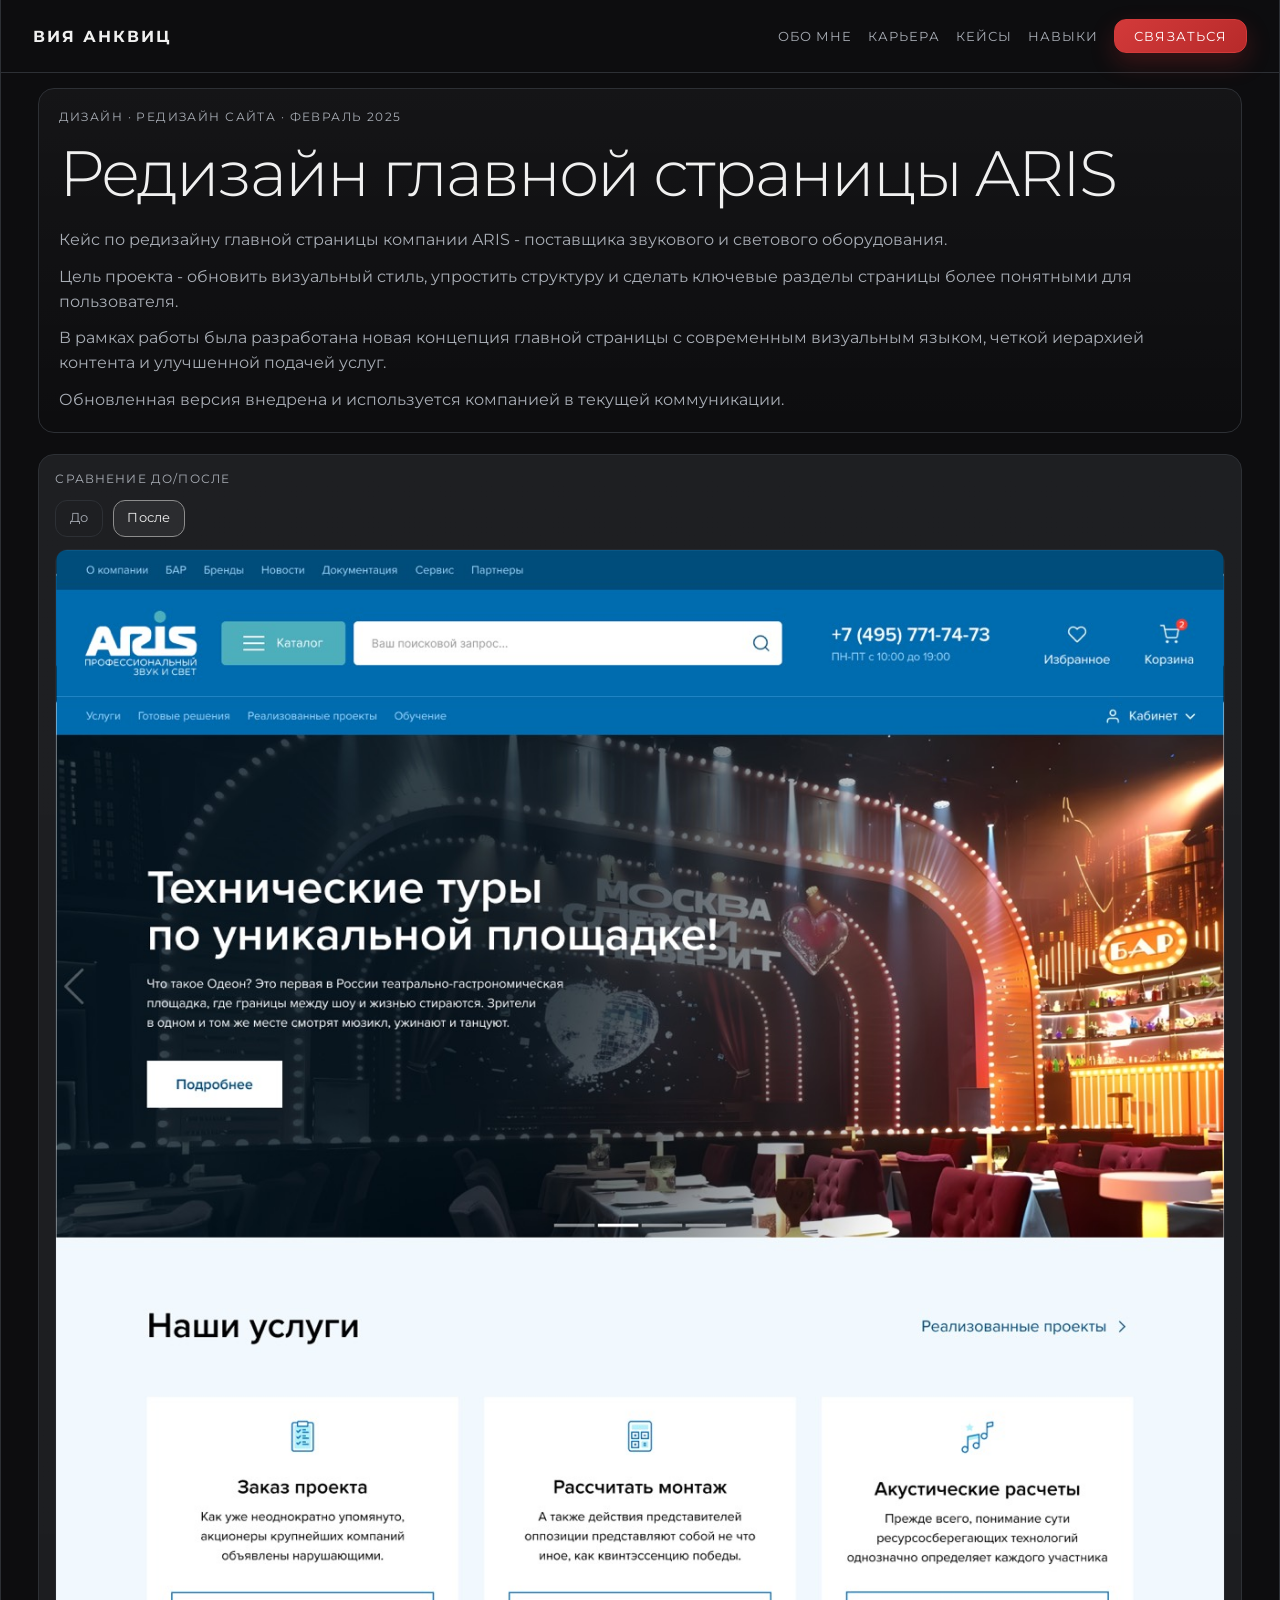
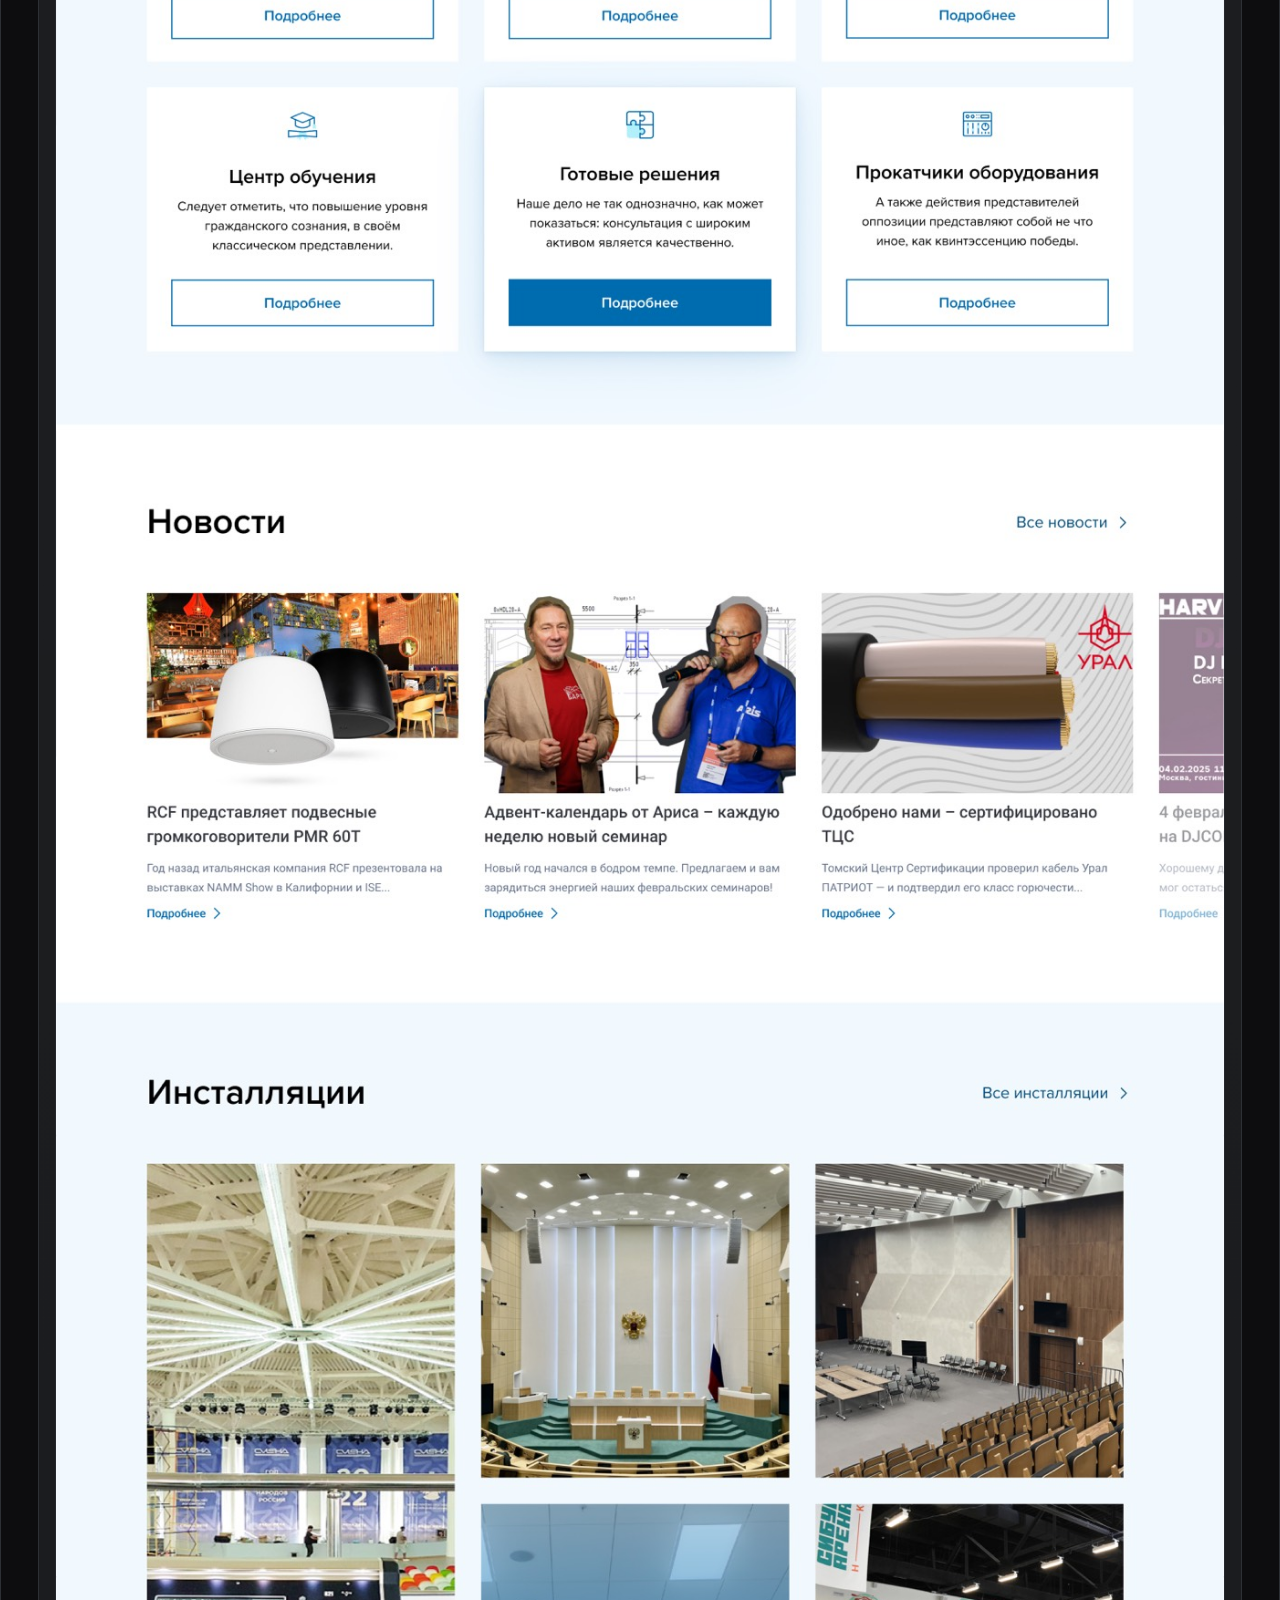
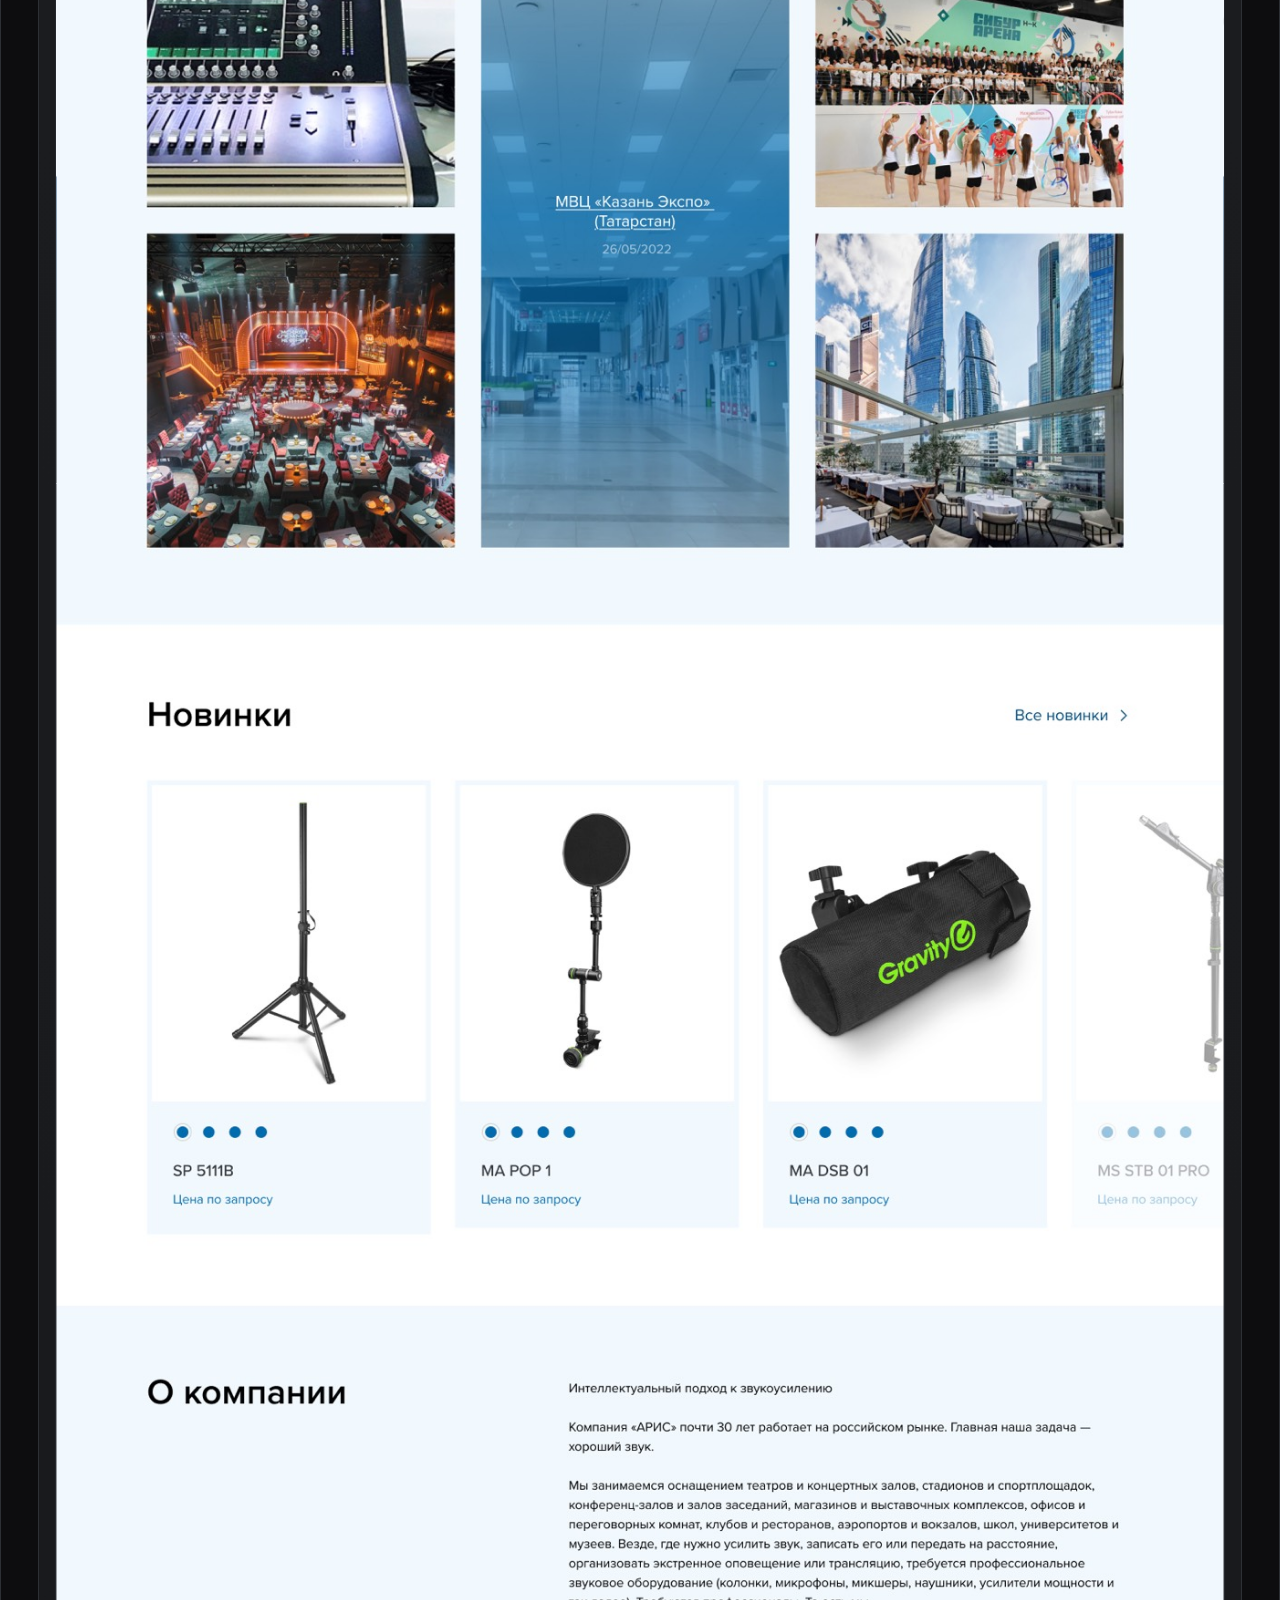
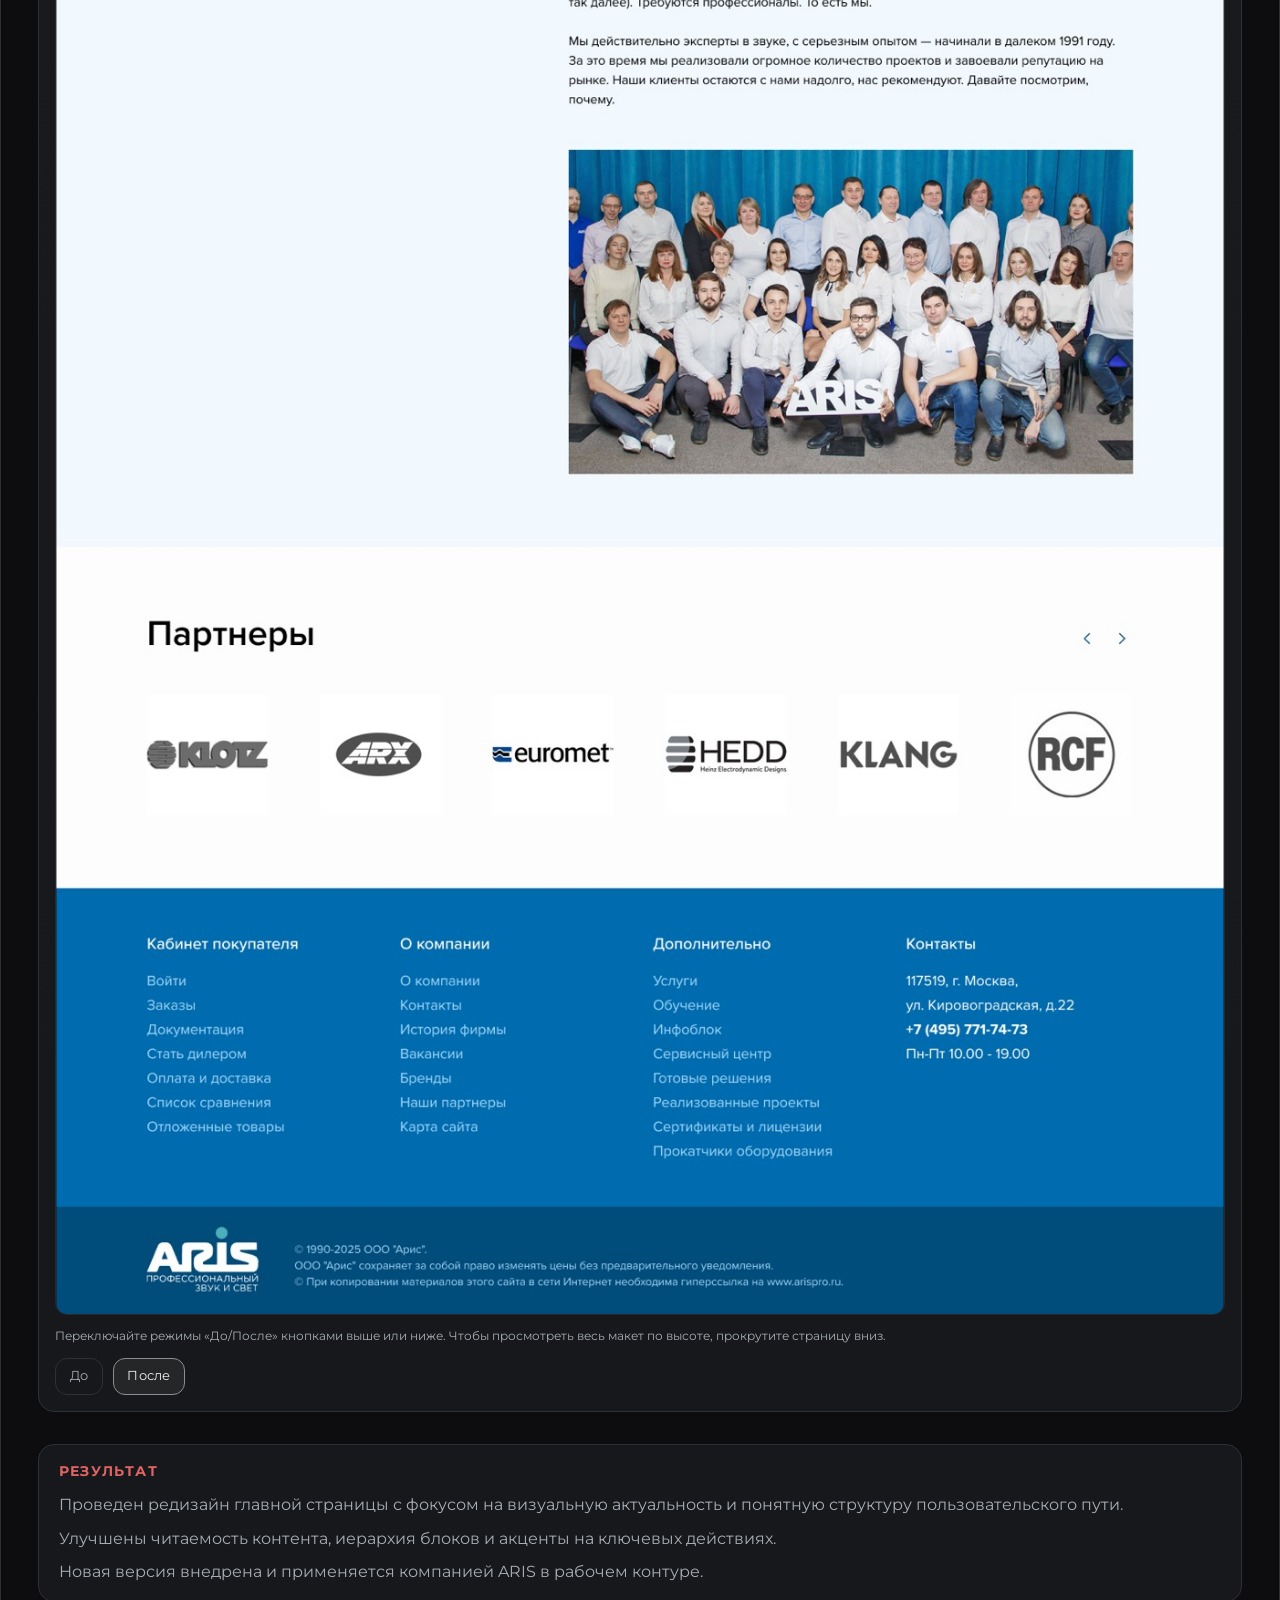
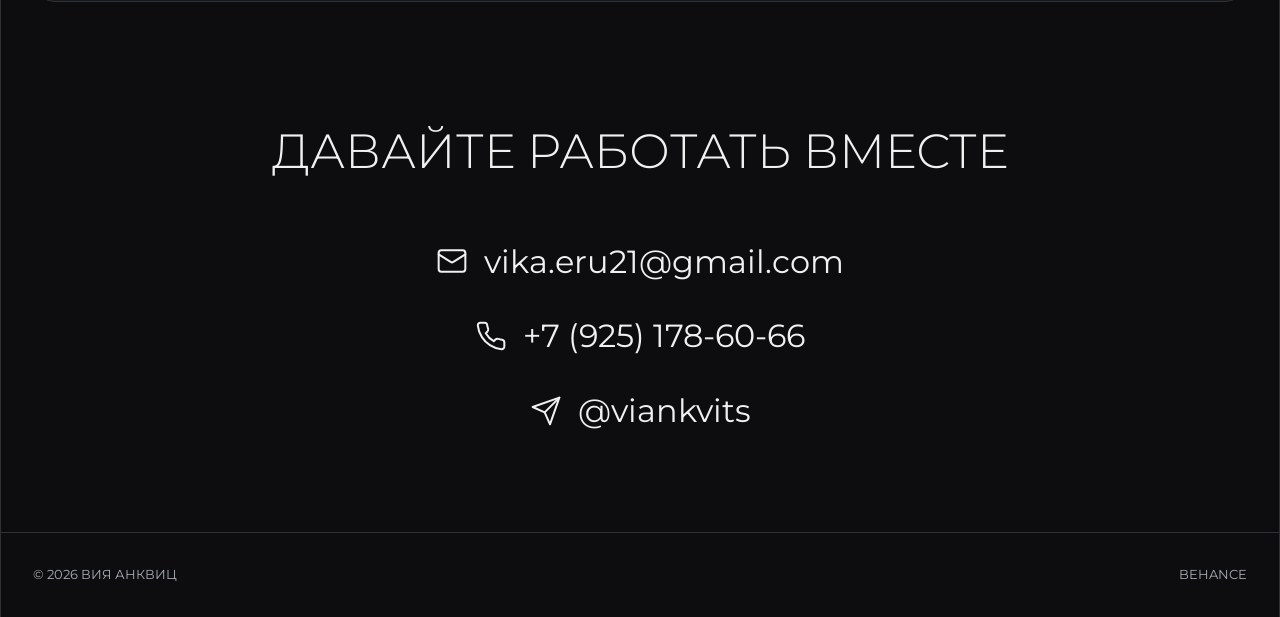
<file: cases/design/aris/index.html>
<!DOCTYPE html>
<html lang="ru">

<head>
    <meta charset="UTF-8">
    <meta name="viewport" content="width=device-width, initial-scale=1.0">
    <title>Кейс: Редизайн главной страницы ARIS</title>
    <meta name="description" content="Портфолио Кейс: Редизайн главной страницы ARIS. Вия Анквиц — специалист по связям с общественностью и дизайну.">
    <meta name="author" content="Вия Анквиц">
    <meta property="og:title" content="Кейс: Редизайн главной страницы ARIS">
    <meta property="og:description" content="Портфолио Кейс: Редизайн главной страницы ARIS. Вия Анквиц — специалист по связям с общественностью и дизайну.">
    <meta property="og:type" content="website">
    <link rel="icon" href="../../../favicon.png" type="image/png">
    <link rel="preconnect" href="https://fonts.googleapis.com">
    <link rel="preconnect" href="https://fonts.gstatic.com" crossorigin>
    <link href="https://fonts.googleapis.com/css2?family=Montserrat:wght@400;500;600;700&amp;display=swap"
        rel="stylesheet">
    <style>
        :root {
            --bg-color: #0d0d0f;
            --surface-color: #17181b;
            --border-color: #2d3035;
            --text-color: #f0f0f0;
            --text-secondary: #a8adb5;
            --accent-red: #df6464;
            --contact-red: #d33a3a;
            --control-radius: 12px;
        }

        * {
            box-sizing: border-box;
            margin: 0;
            padding: 0;
        }

        body {
            font-family: 'Montserrat', sans-serif;
            color: var(--text-color);
            background-color: var(--bg-color);
            line-height: 1.55;
            min-height: 100vh;
        }

                .case-page {
            max-width: 1600px;
            margin: 0 auto;
            border-left: 1px solid var(--border-color);
            border-right: 1px solid var(--border-color);
            min-height: 100vh;
        }

        .menu-lock {
            overflow: hidden;
        }

        .site-header {
            display: flex;
            justify-content: space-between;
            align-items: center;
            padding: 1.2rem 2rem;
            border-bottom: 1px solid var(--border-color);
            position: relative;
            margin-bottom: 0.4rem;
        }

        .logo {
            font-weight: 700;
            font-size: 1.02rem;
            letter-spacing: 0.12em;
            text-transform: uppercase;
            color: var(--text-color);
            text-decoration: none;
        }

        .site-nav {
            display: flex;
            align-items: center;
            gap: 1rem;
        }

        .site-nav a {
            text-decoration: none;
            font-size: 0.82rem;
            letter-spacing: 0.08em;
            text-transform: uppercase;
            color: var(--text-secondary);
            transition: color 0.25s ease;
        }

        .site-nav a:not(.btn-contact):hover {
            color: var(--text-color);
        }

        .btn-contact {
            display: inline-flex;
            align-items: center;
            justify-content: center;
            line-height: 1.1;
            padding: 0.55rem 1.2rem;
            border: 1px solid var(--contact-red);
            background: linear-gradient(140deg, #d33a3a 0%, #b72a2a 100%);
            color: #ffffff !important;
            border-radius: var(--control-radius);
            box-shadow: 0 10px 24px rgba(211, 47, 47, 0.24);
            transition: transform 0.2s ease, box-shadow 0.2s ease, background 0.2s ease, border-color 0.2s ease;
        }

        .site-nav .btn-contact:hover {
            background: linear-gradient(140deg, #de4343 0%, #c12b2b 100%);
            border-color: #de4343;
            color: #ffffff !important;
            transform: translateY(-1px);
            box-shadow: 0 12px 28px rgba(211, 47, 47, 0.3);
        }

        .burger-menu {
            display: none;
            flex-direction: column;
            gap: 6px;
            background: none;
            border: none;
            cursor: pointer;
            z-index: 101;
        }

        .burger-menu span {
            display: block;
            width: 28px;
            height: 2px;
            background-color: var(--text-color);
            transition: all 0.3s;
        }

        .site-header.active .burger-menu span:nth-child(1) {
            transform: rotate(45deg) translate(5px, 6px);
        }

        .site-header.active .burger-menu span:nth-child(2) {
            opacity: 0;
        }

        .site-header.active .burger-menu span:nth-child(3) {
            transform: rotate(-45deg) translate(5px, -6px);
        }

        .case-intro {
            width: min(1220px, 94vw);
            margin: 0 auto;
            padding: 0.5rem 0 1rem;
        }

        .intro-card {
            border: 1px solid var(--border-color);
            border-radius: 16px;
            background: linear-gradient(180deg, rgba(255, 255, 255, 0.03), transparent);
            padding: 1.2rem;
        }

        .intro-kicker {
            font-size: 0.74rem;
            text-transform: uppercase;
            letter-spacing: 0.12em;
            color: var(--text-secondary);
            margin-bottom: 0.7rem;
        }

        .intro-card h1 {
            font-size: clamp(2.5rem, 5vw, 4rem);
            line-height: 1.1;
            font-weight: 300;
            margin-bottom: 1.2rem;
            letter-spacing: -2px;
        }

        .intro-card p {
            color: var(--text-secondary);
            margin-bottom: 0.75rem;
        }

        .intro-card p:last-child {
            margin-bottom: 0;
        }

        .compare-layout {
            width: min(1220px, 94vw);
            margin: 0 auto;
            padding: 0.3rem 0 2rem;
        }

        .compare-card {
            border: 1px solid var(--border-color);
            border-radius: 16px;
            background:
                linear-gradient(180deg, rgba(255, 255, 255, 0.03), rgba(255, 255, 255, 0)),
                var(--surface-color);
            padding: 1rem;
        }

        .compare-header {
            display: flex;
            justify-content: space-between;
            align-items: center;
            gap: 0.8rem;
            flex-wrap: wrap;
            margin-bottom: 0.7rem;
        }

        .compare-label {
            color: var(--text-secondary);
            text-transform: uppercase;
            letter-spacing: 0.1em;
            font-size: 0.72rem;
        }

        .case-page .compare-card .compare-actions {
            display: inline-flex;
            align-items: center;
            flex-wrap: wrap;
            gap: 0.6rem;
            margin-bottom: 0.75rem;
            padding: 0;
            border: none;
            border-radius: 0;
            background: transparent;
            box-shadow: none;
        }

        .case-page .compare-card .compare-actions--bottom {
            margin-top: 0.8rem;
            margin-bottom: 0;
        }

        .case-page .compare-card .compare-action {
            border: 1px solid var(--border-color);
            border-radius: var(--control-radius);
            background: transparent;
            color: var(--text-secondary);
            font: inherit;
            font-size: 0.8rem;
            letter-spacing: 0.02em;
            text-transform: none;
            padding: 0.48rem 0.85rem;
            cursor: pointer;
            transition: color 0.2s ease, border-color 0.2s ease, background-color 0.2s ease;
            box-shadow: none;
            white-space: nowrap;
        }

        .case-page .compare-card .compare-action:hover {
            color: var(--text-color);
            border-color: #7a7a7a;
            background: transparent;
        }

        .case-page .compare-card .compare-action.is-active {
            border-color: #8d8d8d;
            color: var(--text-color);
            background-color: rgba(255, 255, 255, 0.06);
        }

        .compare-viewport {
            --reveal: 50%;
            position: relative;
            border-radius: 12px;
            border: 1px solid #25282e;
            overflow: hidden;
            background: #111114;
            min-height: 360px;
            touch-action: auto;
        }

        .compare-image {
            position: absolute;
            left: 0;
            top: 0;
            width: 100%;
            height: auto;
            display: block;
            user-select: none;
            -webkit-user-drag: none;
            pointer-events: none;
        }

        .compare-overlay {
            position: absolute;
            inset: 0;
            overflow: hidden;
            clip-path: inset(0 0 0 var(--reveal));
            z-index: 1;
        }

        .compare-overlay .compare-image {
            width: 100%;
        }

        .compare-hint {
            margin-top: 0.74rem;
            color: var(--text-secondary);
            font-size: 0.78rem;
            line-height: 1.45;
        }

        .result-card {
            width: min(1220px, 94vw);
            margin: 0 auto 1rem;
            border: 1px solid var(--border-color);
            border-radius: 16px;
            background: var(--surface-color);
            padding: 1rem 1.2rem;
        }

        .result-card h2 {
            font-size: 0.86rem;
            text-transform: uppercase;
            letter-spacing: 0.1em;
            color: var(--accent-red);
            margin-bottom: 0.7rem;
        }

        .result-card p {
            color: var(--text-secondary);
            margin-bottom: 0.55rem;
        }

        .result-card p:last-child {
            margin-bottom: 0;
        }

        .case-footer {
            width: min(1220px, 94vw);
            margin: 0 auto;
            border: 1px solid var(--border-color);
            border-radius: 16px;
            background: var(--surface-color);
            padding: 0.95rem 1.2rem;
            display: flex;
            justify-content: space-between;
            gap: 0.8rem;
            align-items: center;
            color: var(--text-secondary);
            font-size: 0.86rem;
        }

        .case-footer a {
            color: var(--accent-red);
            text-decoration: none;
            text-transform: uppercase;
            letter-spacing: 0.08em;
            font-size: 0.78rem;
            font-weight: 600;
        }

        @media (max-width: 768px) {
            .site-header {
                padding: 1rem;
            }

            .burger-menu {
                display: flex;
            }

            .site-nav {
                position: fixed;
                top: 0;
                left: 0;
                width: 100%;
                height: 100vh;
                background-color: var(--bg-color);
                flex-direction: column;
                justify-content: center;
                align-items: center;
                gap: 1.8rem;
                transform: translateY(-100%);
                transition: transform 0.3s ease-in-out;
                z-index: 100;
            }

            .site-header.active .site-nav {
                transform: translateY(0);
            }

            .site-nav a {
                font-size: 1.08rem;
            }
        }

        @media (max-width: 620px) {
            .case-intro,
            .compare-layout,
            .result-card,
            .case-footer {
                width: min(1220px, 95vw);
            }

            .case-footer {
                margin-bottom: 1rem;
                flex-direction: column;
                align-items: flex-start;
            }

            .compare-header {
                align-items: flex-start;
            }

            .case-page .compare-card .compare-actions {
                gap: 0.45rem;
            }

            .compare-viewport {
                height: clamp(320px, 68vh, 700px);
            }

            .case-page .compare-card .compare-action {
                padding: 0.44rem 0.7rem;
                font-size: 0.74rem;
            }
        }
    </style>
    <link rel="stylesheet" href="../../../assets/css/footer.css">
</head>

<body>
    <main class="case-page">
        <header class="site-header">
            <a class="logo" href="../../../index.html">ВИЯ АНКВИЦ</a>
            <button class="burger-menu" aria-label="Menu">
                <span></span>
                <span></span>
                <span></span>
            </button>
            <nav class="site-nav">
                <a href="../../../index.html#about" class="nav-link">Обо мне</a>
                <a href="../../../index.html#career" class="nav-link">Карьера</a>
                <a href="../../../index.html#cases" class="nav-link">Кейсы</a>
                <a href="../../../index.html#skills" class="nav-link">Навыки</a>
                <a href="../../../index.html#contact" class="btn-contact nav-link">Связаться</a>
            </nav>
        </header>

        <section class="case-intro">
            <article class="intro-card">
                <p class="intro-kicker">Дизайн · Редизайн сайта · Февраль 2025</p>
                <h1>Редизайн главной страницы ARIS</h1>
                <p>Кейс по редизайну главной страницы компании ARIS - поставщика звукового и светового оборудования.</p>
                <p>Цель проекта - обновить визуальный стиль, упростить структуру и сделать ключевые разделы страницы
                    более понятными для пользователя.</p>
                <p>В рамках работы была разработана новая концепция главной страницы с современным визуальным языком,
                    четкой иерархией контента и улучшенной подачей услуг.</p>
                <p>Обновленная версия внедрена и используется компанией в текущей коммуникации.</p>
            </article>
        </section>

        <section class="compare-layout">
            <article class="compare-card" aria-label="Сравнение до и после редизайна">
                <div class="compare-header">
                    <p class="compare-label">Сравнение до/после</p>
                </div>

                <div class="compare-actions" role="group" aria-label="Позиция разделения экранов">
                    <button class="compare-action" type="button" data-compare-preset="100">До</button>
                    <button class="compare-action is-active" type="button" data-compare-preset="0">После</button>
                </div>

                <div class="compare-viewport" id="aris-compare" aria-label="Сравнение версий главной страницы">
                    <img class="compare-image compare-image--before" id="aris-before-image"
                        src="optimized/before-1280.jpg"
                        srcset="optimized/before-640.jpg 640w, optimized/before-960.jpg 960w, optimized/before-1280.jpg 1280w"
                        sizes="(max-width: 620px) 95vw, (max-width: 1200px) 94vw, 1180px"
                        decoding="async"
                        draggable="false"
                        alt="Главная страница ARIS до редизайна">

                    <div class="compare-overlay" aria-hidden="true">
                        <img class="compare-image compare-image--after" id="aris-after-image"
                            src="optimized/after-1280.jpg"
                            srcset="optimized/after-640.jpg 640w, optimized/after-960.jpg 960w, optimized/after-1280.jpg 1280w"
                            sizes="(max-width: 620px) 95vw, (max-width: 1200px) 94vw, 1180px"
                            decoding="async"
                            draggable="false"
                            alt="">
                    </div>

                </div>

                <p class="compare-hint">Переключайте режимы «До/После» кнопками выше или ниже.
                    Чтобы просмотреть весь макет по высоте, прокрутите страницу вниз.</p>

                <div class="compare-actions compare-actions--bottom" role="group"
                    aria-label="Повторное переключение до и после">
                    <button class="compare-action" type="button" data-compare-preset="100">До</button>
                    <button class="compare-action is-active" type="button" data-compare-preset="0">После</button>
                </div>
            </article>
        </section>

        <section class="result-card">
            <h2>Результат</h2>
            <p>Проведен редизайн главной страницы с фокусом на визуальную актуальность и понятную структуру
                пользовательского пути.</p>
            <p>Улучшены читаемость контента, иерархия блоков и акценты на ключевых действиях.</p>
            <p>Новая версия внедрена и применяется компанией ARIS в рабочем контуре.</p>
        </section>

        
            <footer class="site-footer" id="contact">
            <div class="footer-content">
                <h2>ДАВАЙТЕ РАБОТАТЬ ВМЕСТЕ</h2>
                <div class="contact-links">
                    <a href="mailto:vika.eru21@gmail.com" class="contact-link email-link">
                        <svg class="contact-icon" xmlns="http://www.w3.org/2000/svg" viewBox="0 0 24 24" fill="none" stroke="currentColor" stroke-width="1.5" stroke-linecap="round" stroke-linejoin="round">
                            <rect x="2" y="4" width="20" height="16" rx="2"></rect>
                            <path d="m22 7-8.97 5.7a1.94 1.94 0 0 1-2.06 0L2 7"></path>
                        </svg>
                        vika.eru21@gmail.com
                    </a>
                    <a href="tel:+79251786066" class="contact-link phone-link">
                        <svg class="contact-icon" xmlns="http://www.w3.org/2000/svg" viewBox="0 0 24 24" fill="none" stroke="currentColor" stroke-width="1.5" stroke-linecap="round" stroke-linejoin="round">
                            <path d="M22 16.92v3a2 2 0 0 1-2.18 2 19.79 19.79 0 0 1-8.63-3.07 19.5 19.5 0 0 1-6-6 19.79 19.79 0 0 1-3.07-8.67A2 2 0 0 1 4.11 2h3a2 2 0 0 1 2 1.72 12.84 12.84 0 0 0 .7 2.81 2 2 0 0 1-.45 2.11L8.09 9.91a16 16 0 0 0 6 6l1.27-1.27a2 2 0 0 1 2.11-.45 12.84 12.84 0 0 0 2.81.7A2 2 0 0 1 22 16.92z"></path>
                        </svg>
                        +7 (925) 178-60-66
                    </a>
                    <a href="https://t.me/viankvits" target="_blank" class="contact-link telegram-link">
                        <svg class="contact-icon" xmlns="http://www.w3.org/2000/svg" viewBox="0 0 24 24" fill="none" stroke="currentColor" stroke-width="1.5" stroke-linecap="round" stroke-linejoin="round">
                            <line x1="22" y1="2" x2="11" y2="13"></line>
                            <polygon points="22 2 15 22 11 13 2 9 22 2"></polygon>
                        </svg>
                        @viankvits
                    </a>
                </div>
            </div>
            <div class="footer-bottom">
                <span>© 2026 ВИЯ АНКВИЦ</span>
                <div class="socials">
                    <a href="https://behance.net/ankvits" target="_blank">Behance</a>
                </div>
            </div>
        </footer>
</main>
    <script>
        const burgerBtn = document.querySelector('.burger-menu');
        const siteHeader = document.querySelector('.site-header');

        if (burgerBtn && siteHeader) {
            burgerBtn.addEventListener('click', () => {
                siteHeader.classList.toggle('active');
                document.body.classList.toggle('menu-lock');
            });

            document.querySelectorAll('.site-nav .nav-link').forEach((link) => {
                link.addEventListener('click', () => {
                    siteHeader.classList.remove('active');
                    document.body.classList.remove('menu-lock');
                });
            });
        }

        const compareViewport = document.getElementById('aris-compare');
        const beforeImage = document.getElementById('aris-before-image');
        const afterImage = document.getElementById('aris-after-image');
        const comparePresetButtons = Array.from(document.querySelectorAll('.compare-action[data-compare-preset]'));

        if (compareViewport && beforeImage && afterImage) {
            let revealValue = 0;
            const compareCard = compareViewport.closest('.compare-card');

            const syncPresetButtons = (value) => {
                comparePresetButtons.forEach((button) => {
                    const preset = Number(button.dataset.comparePreset);
                    button.classList.toggle('is-active', Math.abs(preset - value) <= 2);
                });
            };

            const setReveal = (value) => {
                revealValue = Math.max(0, Math.min(100, Number(value) || 0));
                compareViewport.style.setProperty('--reveal', `${revealValue}%`);
                syncPresetButtons(revealValue);
            };

            const renderCompareHeight = () => {
                const viewportWidth = compareViewport.clientWidth;
                if (!viewportWidth) return;

                const beforeHeight = beforeImage.naturalWidth
                    ? viewportWidth * (beforeImage.naturalHeight / beforeImage.naturalWidth)
                    : 0;
                const afterHeight = afterImage.naturalWidth
                    ? viewportWidth * (afterImage.naturalHeight / afterImage.naturalWidth)
                    : 0;

                const calculatedHeight = Math.max(beforeHeight, afterHeight);
                if (!calculatedHeight) return;

                compareViewport.style.height = `${Math.round(calculatedHeight)}px`;
            };

            comparePresetButtons.forEach((button) => {
                button.addEventListener('click', () => {
                    setReveal(button.dataset.comparePreset);
                    if (button.closest('.compare-actions--bottom') && compareCard) {
                        compareCard.scrollIntoView({ behavior: 'smooth', block: 'start' });
                    }
                });
            });

            [beforeImage, afterImage].forEach((image) => {
                if (image.complete) return;
                image.addEventListener('load', renderCompareHeight, { once: true });
            });

            window.addEventListener('resize', renderCompareHeight);

            setReveal(revealValue);
            renderCompareHeight();
        }
    </script>
</body>

</html>
</file>
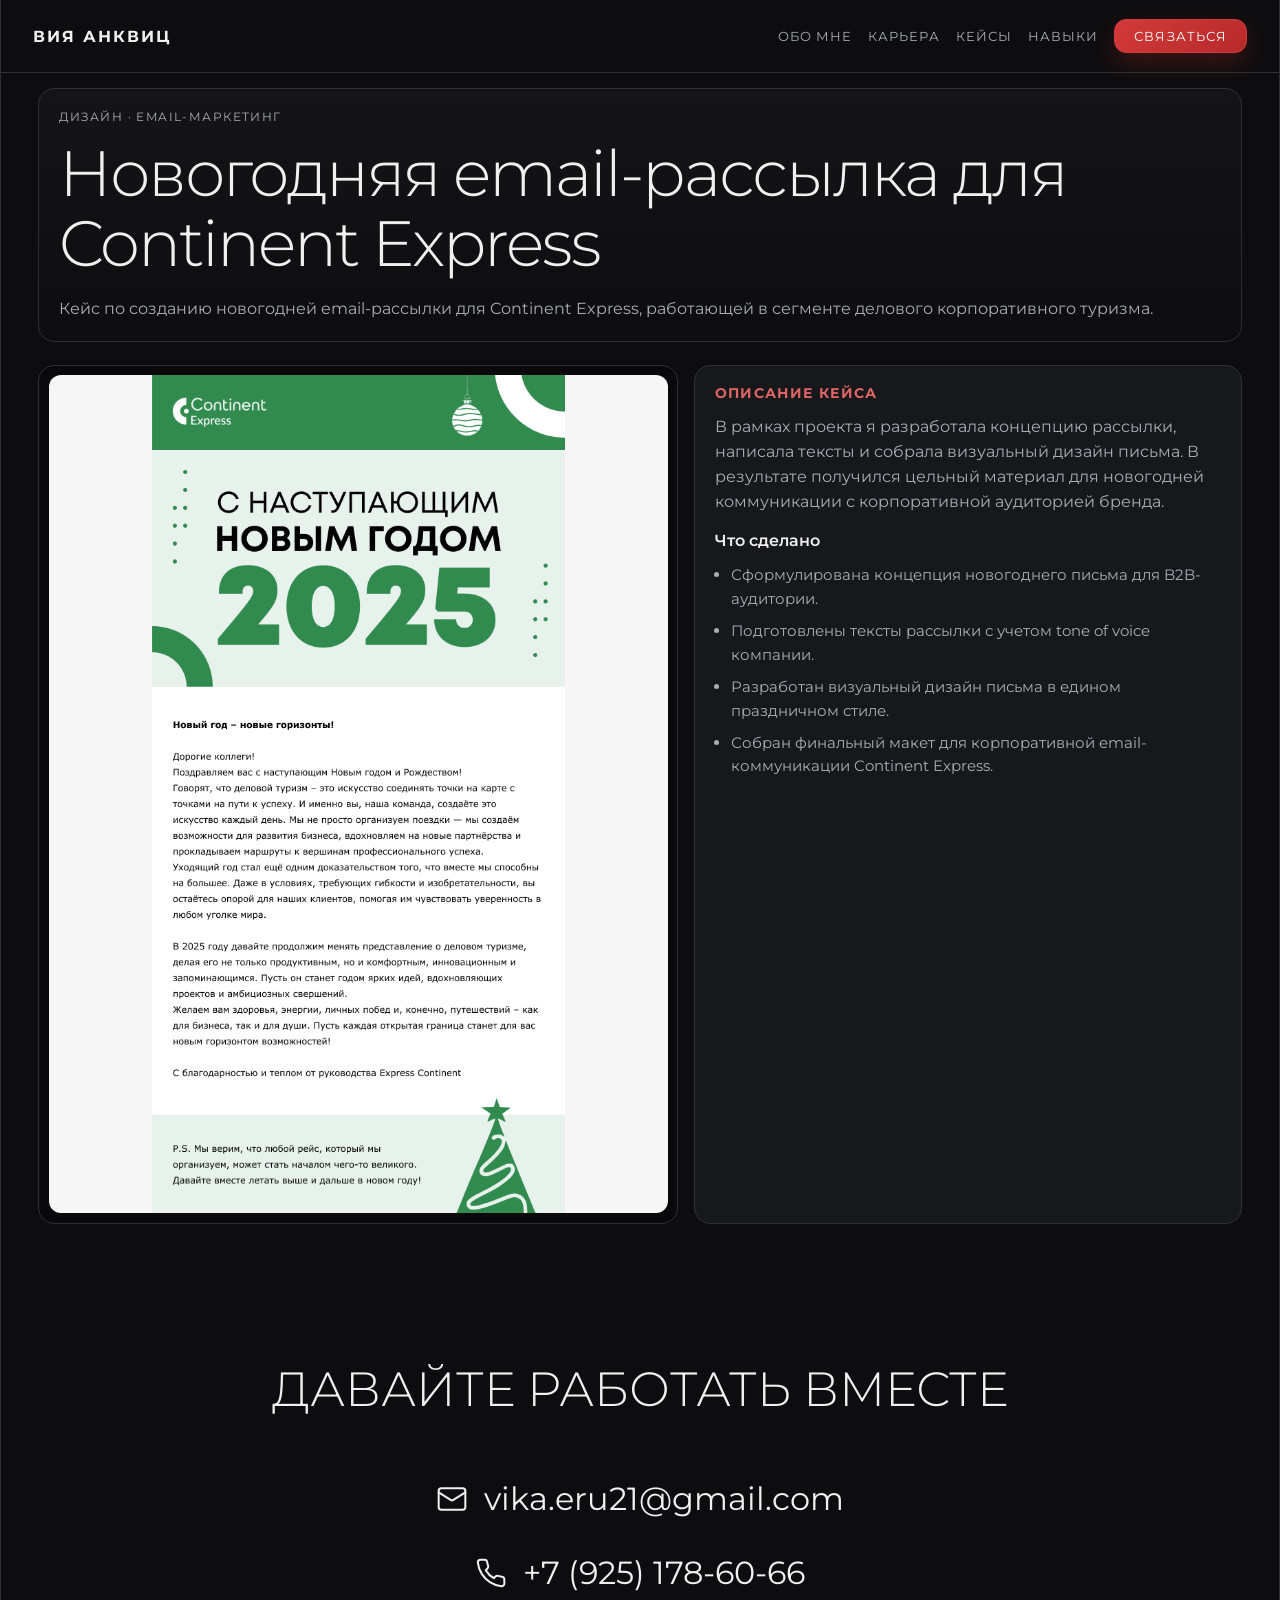
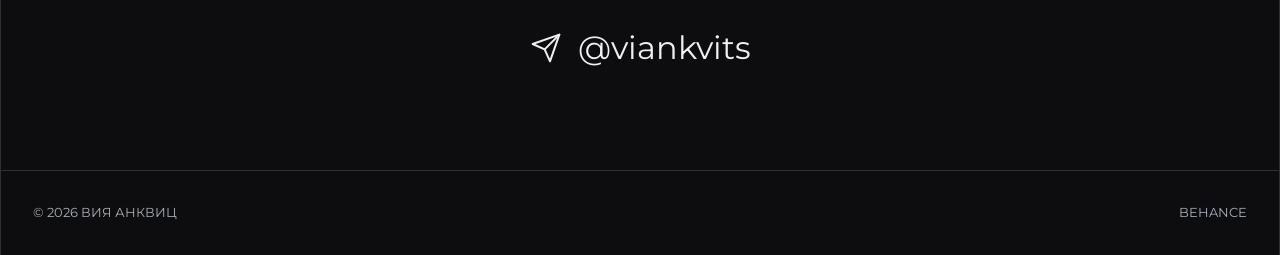
<file: cases/design/continent-express/index.html>
<!DOCTYPE html>
<html lang="ru">

<head>
    <meta charset="UTF-8">
    <meta name="viewport" content="width=device-width, initial-scale=1.0">
    <title>Кейс: Новогодняя email-рассылка для Continent Express</title>
    <meta name="description" content="Портфолио Кейс: Новогодняя email-рассылка для Continent Express. Вия Анквиц — специалист по связям с общественностью и дизайну.">
    <meta name="author" content="Вия Анквиц">
    <meta property="og:title" content="Кейс: Новогодняя email-рассылка для Continent Express">
    <meta property="og:description" content="Портфолио Кейс: Новогодняя email-рассылка для Continent Express. Вия Анквиц — специалист по связям с общественностью и дизайну.">
    <meta property="og:type" content="website">
    <link rel="icon" href="../../../favicon.png" type="image/png">
    <link rel="preconnect" href="https://fonts.googleapis.com">
    <link rel="preconnect" href="https://fonts.gstatic.com" crossorigin>
    <link href="https://fonts.googleapis.com/css2?family=Montserrat:wght@400;500;600;700&amp;display=swap"
        rel="stylesheet">
    <style>
        :root {
            --bg-color: #0d0d0f;
            --surface-color: #17181b;
            --border-color: #2d3035;
            --text-color: #f0f0f0;
            --text-secondary: #a8adb5;
            --accent-red: #df6464;
            --contact-red: #d33a3a;
            --control-radius: 12px;
        }

        * {
            box-sizing: border-box;
            margin: 0;
            padding: 0;
        }

        body {
            font-family: 'Montserrat', sans-serif;
            color: var(--text-color);
            background-color: var(--bg-color);
            line-height: 1.55;
            min-height: 100vh;
        }

                .case-page {
            max-width: 1600px;
            margin: 0 auto;
            border-left: 1px solid var(--border-color);
            border-right: 1px solid var(--border-color);
            min-height: 100vh;
        }

        .menu-lock {
            overflow: hidden;
        }

        .site-header {
            display: flex;
            justify-content: space-between;
            align-items: center;
            padding: 1.2rem 2rem;
            border-bottom: 1px solid var(--border-color);
            position: relative;
            margin-bottom: 0.4rem;
        }

        .logo {
            font-weight: 700;
            font-size: 1.02rem;
            letter-spacing: 0.12em;
            text-transform: uppercase;
            color: var(--text-color);
            text-decoration: none;
        }

        .site-nav {
            display: flex;
            align-items: center;
            gap: 1rem;
        }

        .site-nav a {
            text-decoration: none;
            font-size: 0.82rem;
            letter-spacing: 0.08em;
            text-transform: uppercase;
            color: var(--text-secondary);
            transition: color 0.25s ease;
        }

        .site-nav a:not(.btn-contact):hover {
            color: var(--text-color);
        }

        .btn-contact {
            display: inline-flex;
            align-items: center;
            justify-content: center;
            line-height: 1.1;
            padding: 0.55rem 1.2rem;
            border: 1px solid var(--contact-red);
            background: linear-gradient(140deg, #d33a3a 0%, #b72a2a 100%);
            color: #ffffff !important;
            border-radius: var(--control-radius);
            box-shadow: 0 10px 24px rgba(211, 47, 47, 0.24);
            transition: transform 0.2s ease, box-shadow 0.2s ease, background 0.2s ease, border-color 0.2s ease;
        }

        .site-nav .btn-contact:hover {
            background: linear-gradient(140deg, #de4343 0%, #c12b2b 100%);
            border-color: #de4343;
            color: #ffffff !important;
            transform: translateY(-1px);
            box-shadow: 0 12px 28px rgba(211, 47, 47, 0.3);
        }

        .burger-menu {
            display: none;
            flex-direction: column;
            gap: 6px;
            background: none;
            border: none;
            cursor: pointer;
            z-index: 101;
        }

        .burger-menu span {
            display: block;
            width: 28px;
            height: 2px;
            background-color: var(--text-color);
            transition: all 0.3s;
        }

        .site-header.active .burger-menu span:nth-child(1) {
            transform: rotate(45deg) translate(5px, 6px);
        }

        .site-header.active .burger-menu span:nth-child(2) {
            opacity: 0;
        }

        .site-header.active .burger-menu span:nth-child(3) {
            transform: rotate(-45deg) translate(5px, -6px);
        }

        .case-intro {
            width: min(1220px, 94vw);
            margin: 0 auto;
            padding: 0.5rem 0 1rem;
        }

        .intro-card {
            border: 1px solid var(--border-color);
            border-radius: 16px;
            background: linear-gradient(180deg, rgba(255, 255, 255, 0.03), transparent);
            padding: 1.2rem;
        }

        .intro-kicker {
            font-size: 0.74rem;
            text-transform: uppercase;
            letter-spacing: 0.12em;
            color: var(--text-secondary);
            margin-bottom: 0.7rem;
        }

        .intro-card h1 {
            font-size: clamp(2.5rem, 5vw, 4rem);
            line-height: 1.1;
            font-weight: 300;
            margin-bottom: 1.2rem;
            letter-spacing: -2px;
        }

        .intro-card p {
            color: var(--text-secondary);
        }

        .email-layout {
            width: min(1220px, 94vw);
            margin: 0 auto;
            padding: 0.4rem 0 2rem;
            display: grid;
            grid-template-columns: minmax(320px, 640px) minmax(280px, 1fr);
            gap: 1rem;
            align-items: start;
        }

        .email-visual {
            width: 100%;
            max-width: 640px;
            justify-self: start;
            border: 1px solid var(--border-color);
            border-radius: 16px;
            background: #09090b;
            padding: 0.6rem;
        }

        .email-visual img {
            width: 100%;
            height: auto;
            display: block;
            border-radius: 12px;
        }

        .details-card {
            border: 1px solid var(--border-color);
            border-radius: 16px;
            background: var(--surface-color);
            padding: 1.05rem 1.2rem 1.15rem;
            min-height: 100%;
        }

        .details-card h2 {
            font-size: 0.86rem;
            text-transform: uppercase;
            letter-spacing: 0.1em;
            color: var(--accent-red);
            margin-bottom: 0.7rem;
        }

        .details-text {
            color: var(--text-secondary);
            margin-bottom: 0.9rem;
        }

        .details-subtitle {
            color: var(--text-color);
            font-size: 1rem;
            font-weight: 600;
            margin-bottom: 0.6rem;
        }

        .details-list {
            margin-left: 1rem;
            display: grid;
            gap: 0.55rem;
        }

        .details-list li {
            color: var(--text-secondary);
            font-size: 0.95rem;
        }

        @media (max-width: 980px) {
            .email-layout {
                grid-template-columns: 1fr;
            }

            .email-visual {
                max-width: none;
            }
        }

        .case-footer {
            width: min(1220px, 94vw);
            margin: 0 auto;
            border: 1px solid var(--border-color);
            border-radius: 16px;
            background: var(--surface-color);
            padding: 0.95rem 1.2rem;
            display: flex;
            justify-content: space-between;
            gap: 0.8rem;
            align-items: center;
            color: var(--text-secondary);
            font-size: 0.86rem;
        }

        .case-footer a {
            color: var(--accent-red);
            text-decoration: none;
            text-transform: uppercase;
            letter-spacing: 0.08em;
            font-size: 0.78rem;
            font-weight: 600;
        }

        @media (max-width: 768px) {
            .site-header {
                padding: 1rem;
            }

            .burger-menu {
                display: flex;
            }

            .site-nav {
                position: fixed;
                top: 0;
                left: 0;
                width: 100%;
                height: 100vh;
                background-color: var(--bg-color);
                flex-direction: column;
                justify-content: center;
                align-items: center;
                gap: 1.8rem;
                transform: translateY(-100%);
                transition: transform 0.3s ease-in-out;
                z-index: 100;
            }

            .site-header.active .site-nav {
                transform: translateY(0);
            }

            .site-nav a {
                font-size: 1.08rem;
            }
        }

        @media (max-width: 620px) {
            .case-intro,
            .email-layout,
            .case-footer {
                width: min(1220px, 95vw);
            }

            .case-footer {
                margin-bottom: 1rem;
                flex-direction: column;
                align-items: flex-start;
            }
        }
    </style>
    <link rel="stylesheet" href="../../../assets/css/footer.css">
</head>

<body>
    <main class="case-page">
        <header class="site-header">
            <a class="logo" href="../../../index.html">ВИЯ АНКВИЦ</a>
            <button class="burger-menu" aria-label="Menu">
                <span></span>
                <span></span>
                <span></span>
            </button>
            <nav class="site-nav">
                <a href="../../../index.html#about" class="nav-link">Обо мне</a>
                <a href="../../../index.html#career" class="nav-link">Карьера</a>
                <a href="../../../index.html#cases" class="nav-link">Кейсы</a>
                <a href="../../../index.html#skills" class="nav-link">Навыки</a>
                <a href="../../../index.html#contact" class="btn-contact nav-link">Связаться</a>
            </nav>
        </header>

        <section class="case-intro">
            <article class="intro-card">
                <p class="intro-kicker">Дизайн · Email-маркетинг</p>
                <h1>Новогодняя email-рассылка для Continent Express</h1>
                <p>Кейс по созданию новогодней email-рассылки для Continent Express, работающей в сегменте делового
                    корпоративного туризма.</p>
            </article>
        </section>

        <section class="email-layout">
            <article class="email-visual">
                <img src="email.png" alt="Новогодняя email-рассылка для Continent Express">
            </article>
            <article class="details-card">
                <h2>Описание кейса</h2>
                <p class="details-text">В рамках проекта я разработала концепцию рассылки, написала тексты и собрала
                    визуальный дизайн письма. В результате получился цельный материал для новогодней коммуникации с
                    корпоративной аудиторией бренда.</p>
                <p class="details-subtitle">Что сделано</p>
                <ul class="details-list">
                    <li>Сформулирована концепция новогоднего письма для B2B-аудитории.</li>
                    <li>Подготовлены тексты рассылки с учетом tone of voice компании.</li>
                    <li>Разработан визуальный дизайн письма в едином праздничном стиле.</li>
                    <li>Собран финальный макет для корпоративной email-коммуникации Continent Express.</li>
                </ul>
            </article>
        </section>

        
            <footer class="site-footer" id="contact">
            <div class="footer-content">
                <h2>ДАВАЙТЕ РАБОТАТЬ ВМЕСТЕ</h2>
                <div class="contact-links">
                    <a href="mailto:vika.eru21@gmail.com" class="contact-link email-link">
                        <svg class="contact-icon" xmlns="http://www.w3.org/2000/svg" viewBox="0 0 24 24" fill="none" stroke="currentColor" stroke-width="1.5" stroke-linecap="round" stroke-linejoin="round">
                            <rect x="2" y="4" width="20" height="16" rx="2"></rect>
                            <path d="m22 7-8.97 5.7a1.94 1.94 0 0 1-2.06 0L2 7"></path>
                        </svg>
                        vika.eru21@gmail.com
                    </a>
                    <a href="tel:+79251786066" class="contact-link phone-link">
                        <svg class="contact-icon" xmlns="http://www.w3.org/2000/svg" viewBox="0 0 24 24" fill="none" stroke="currentColor" stroke-width="1.5" stroke-linecap="round" stroke-linejoin="round">
                            <path d="M22 16.92v3a2 2 0 0 1-2.18 2 19.79 19.79 0 0 1-8.63-3.07 19.5 19.5 0 0 1-6-6 19.79 19.79 0 0 1-3.07-8.67A2 2 0 0 1 4.11 2h3a2 2 0 0 1 2 1.72 12.84 12.84 0 0 0 .7 2.81 2 2 0 0 1-.45 2.11L8.09 9.91a16 16 0 0 0 6 6l1.27-1.27a2 2 0 0 1 2.11-.45 12.84 12.84 0 0 0 2.81.7A2 2 0 0 1 22 16.92z"></path>
                        </svg>
                        +7 (925) 178-60-66
                    </a>
                    <a href="https://t.me/viankvits" target="_blank" class="contact-link telegram-link">
                        <svg class="contact-icon" xmlns="http://www.w3.org/2000/svg" viewBox="0 0 24 24" fill="none" stroke="currentColor" stroke-width="1.5" stroke-linecap="round" stroke-linejoin="round">
                            <line x1="22" y1="2" x2="11" y2="13"></line>
                            <polygon points="22 2 15 22 11 13 2 9 22 2"></polygon>
                        </svg>
                        @viankvits
                    </a>
                </div>
            </div>
            <div class="footer-bottom">
                <span>© 2026 ВИЯ АНКВИЦ</span>
                <div class="socials">
                    <a href="https://behance.net/ankvits" target="_blank">Behance</a>
                </div>
            </div>
        </footer>
</main>
    <script>
        const burgerBtn = document.querySelector('.burger-menu');
        const siteHeader = document.querySelector('.site-header');

        if (burgerBtn && siteHeader) {
            burgerBtn.addEventListener('click', () => {
                siteHeader.classList.toggle('active');
                document.body.classList.toggle('menu-lock');
            });

            document.querySelectorAll('.site-nav .nav-link').forEach((link) => {
                link.addEventListener('click', () => {
                    siteHeader.classList.remove('active');
                    document.body.classList.remove('menu-lock');
                });
            });
        }
    </script>
</body>

</html>
</file>
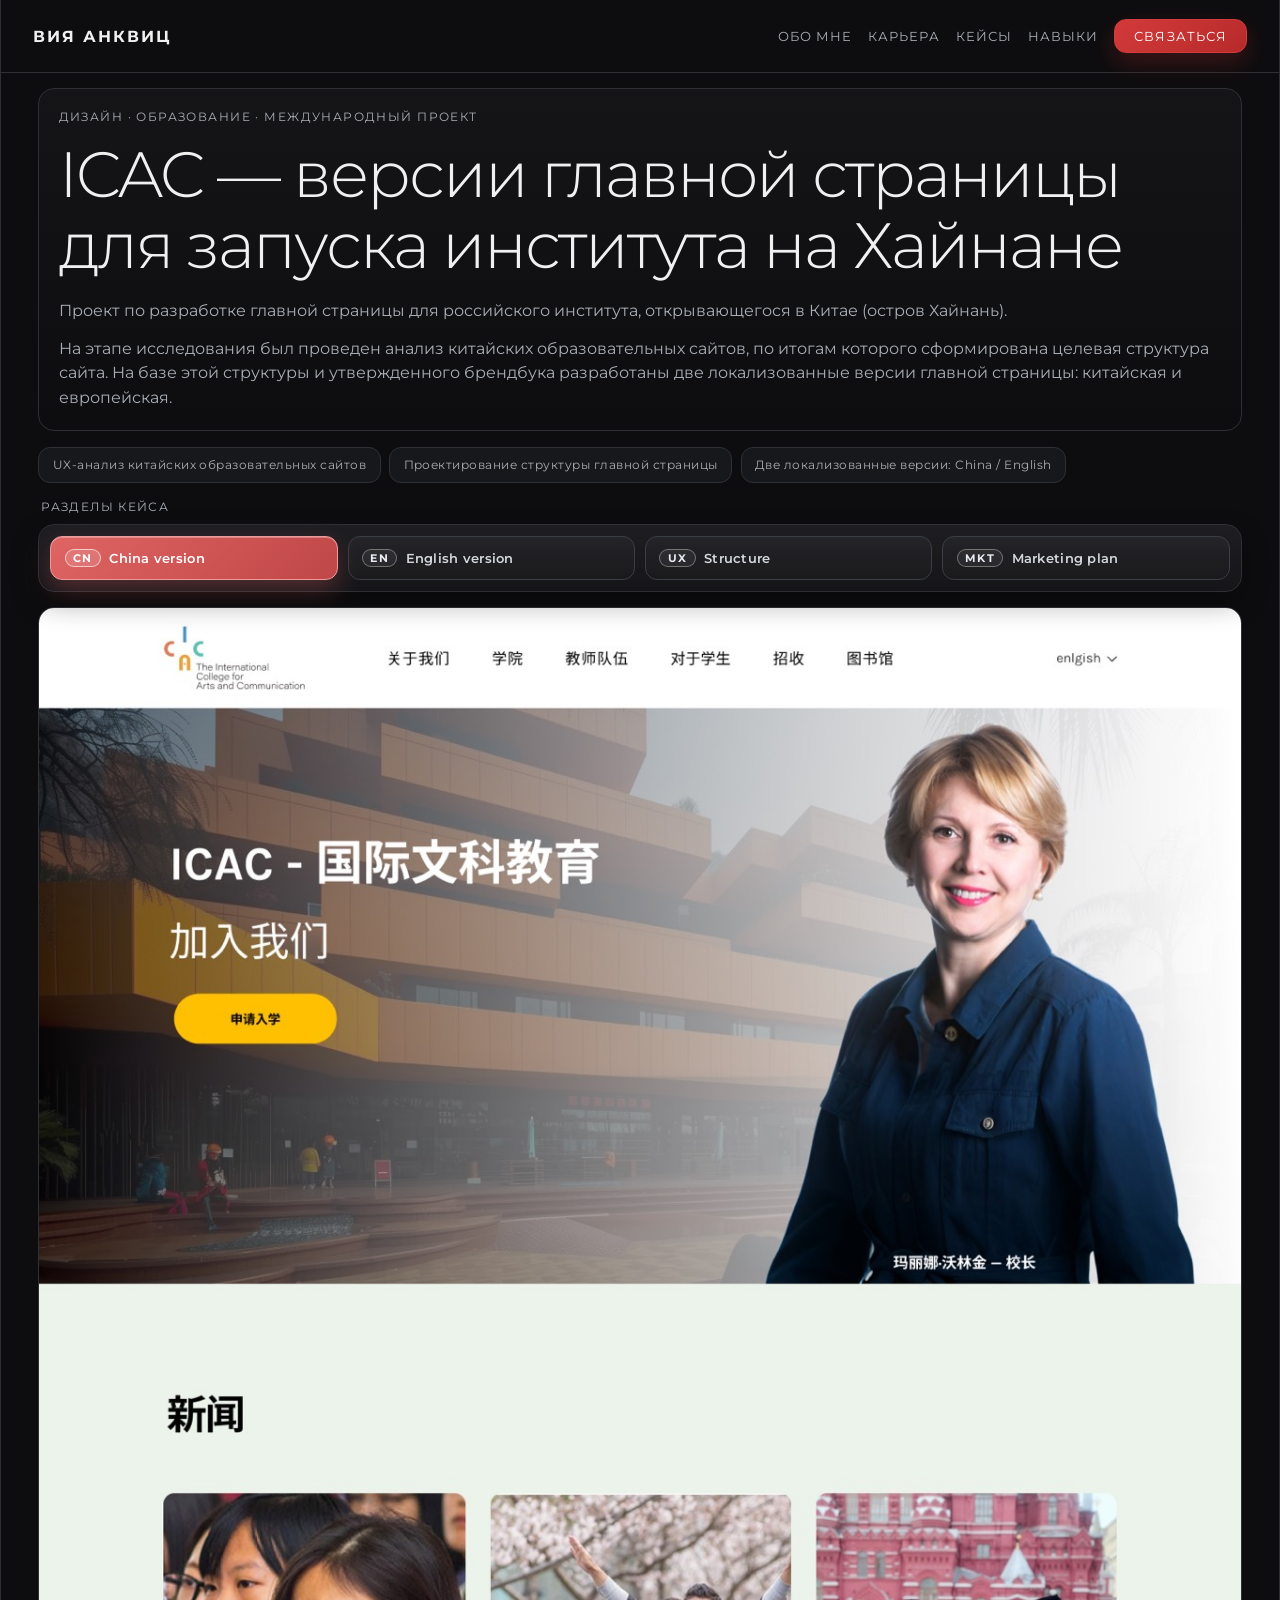
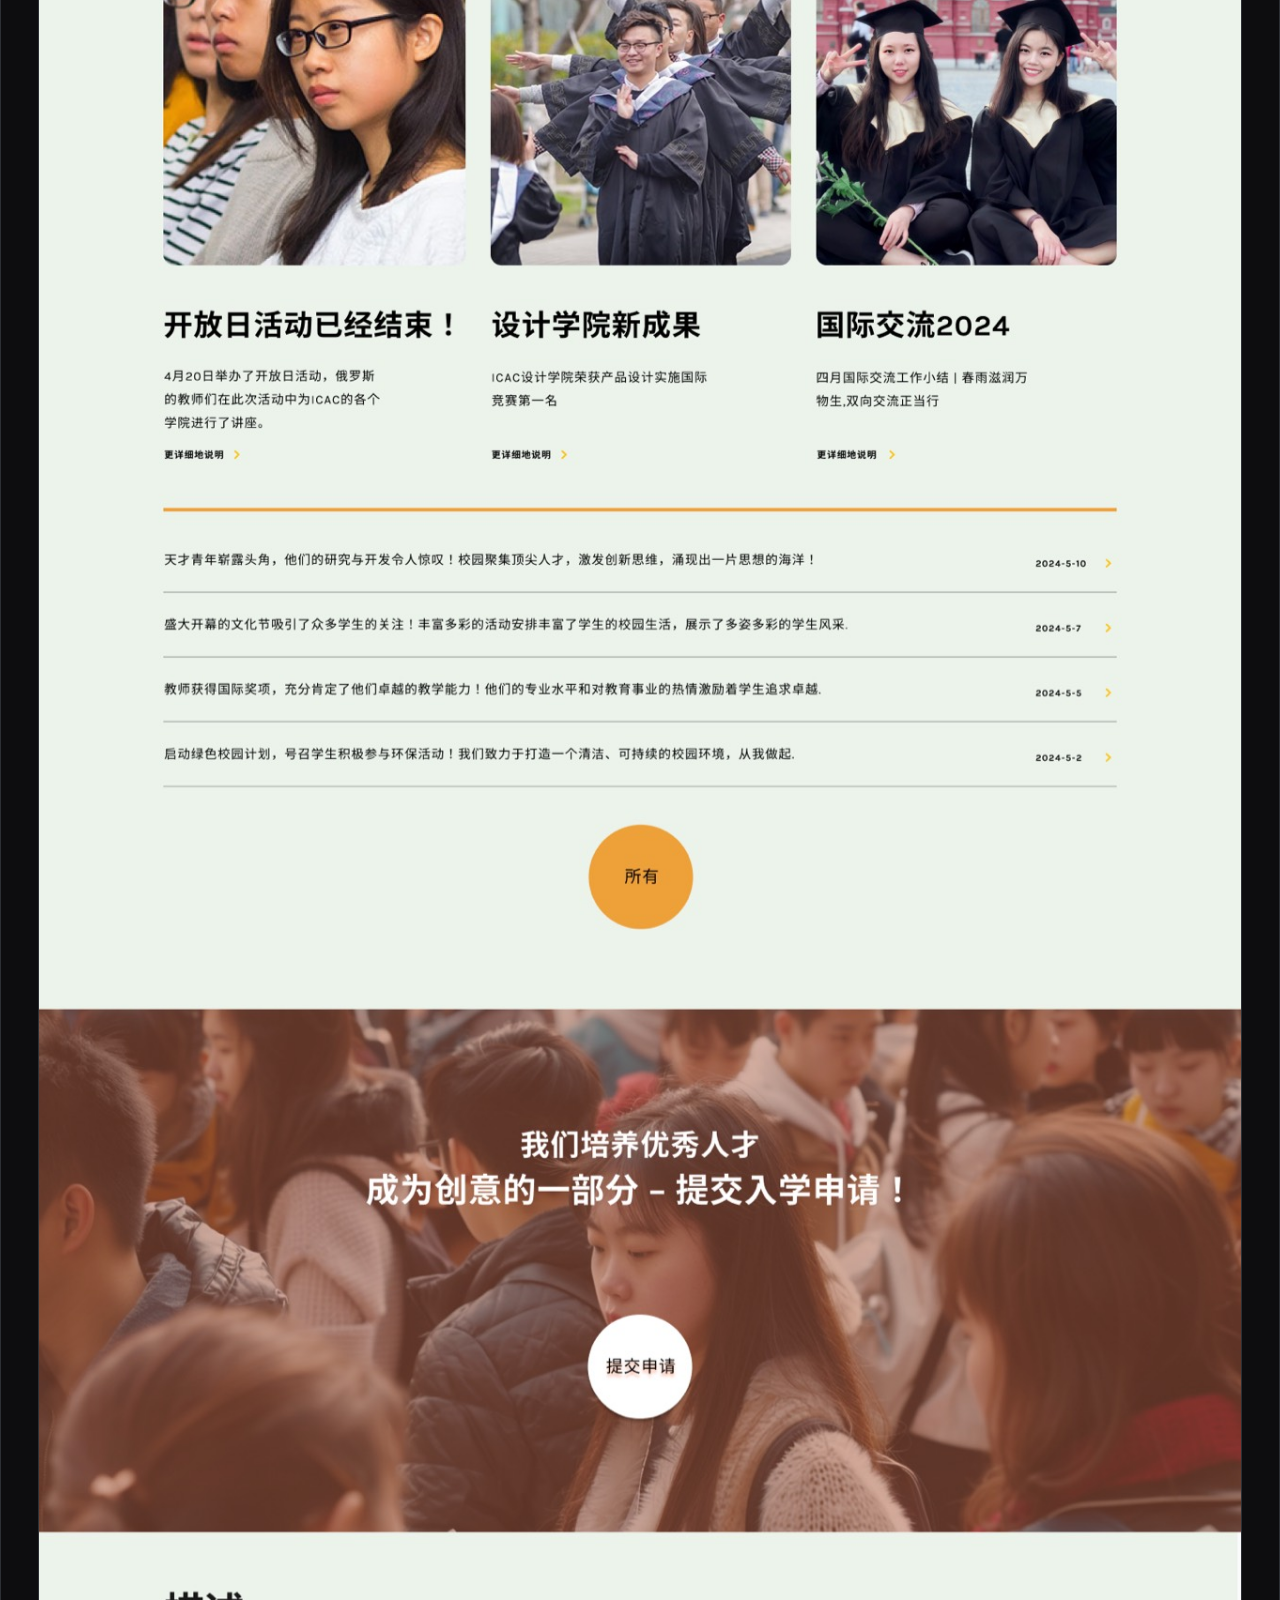
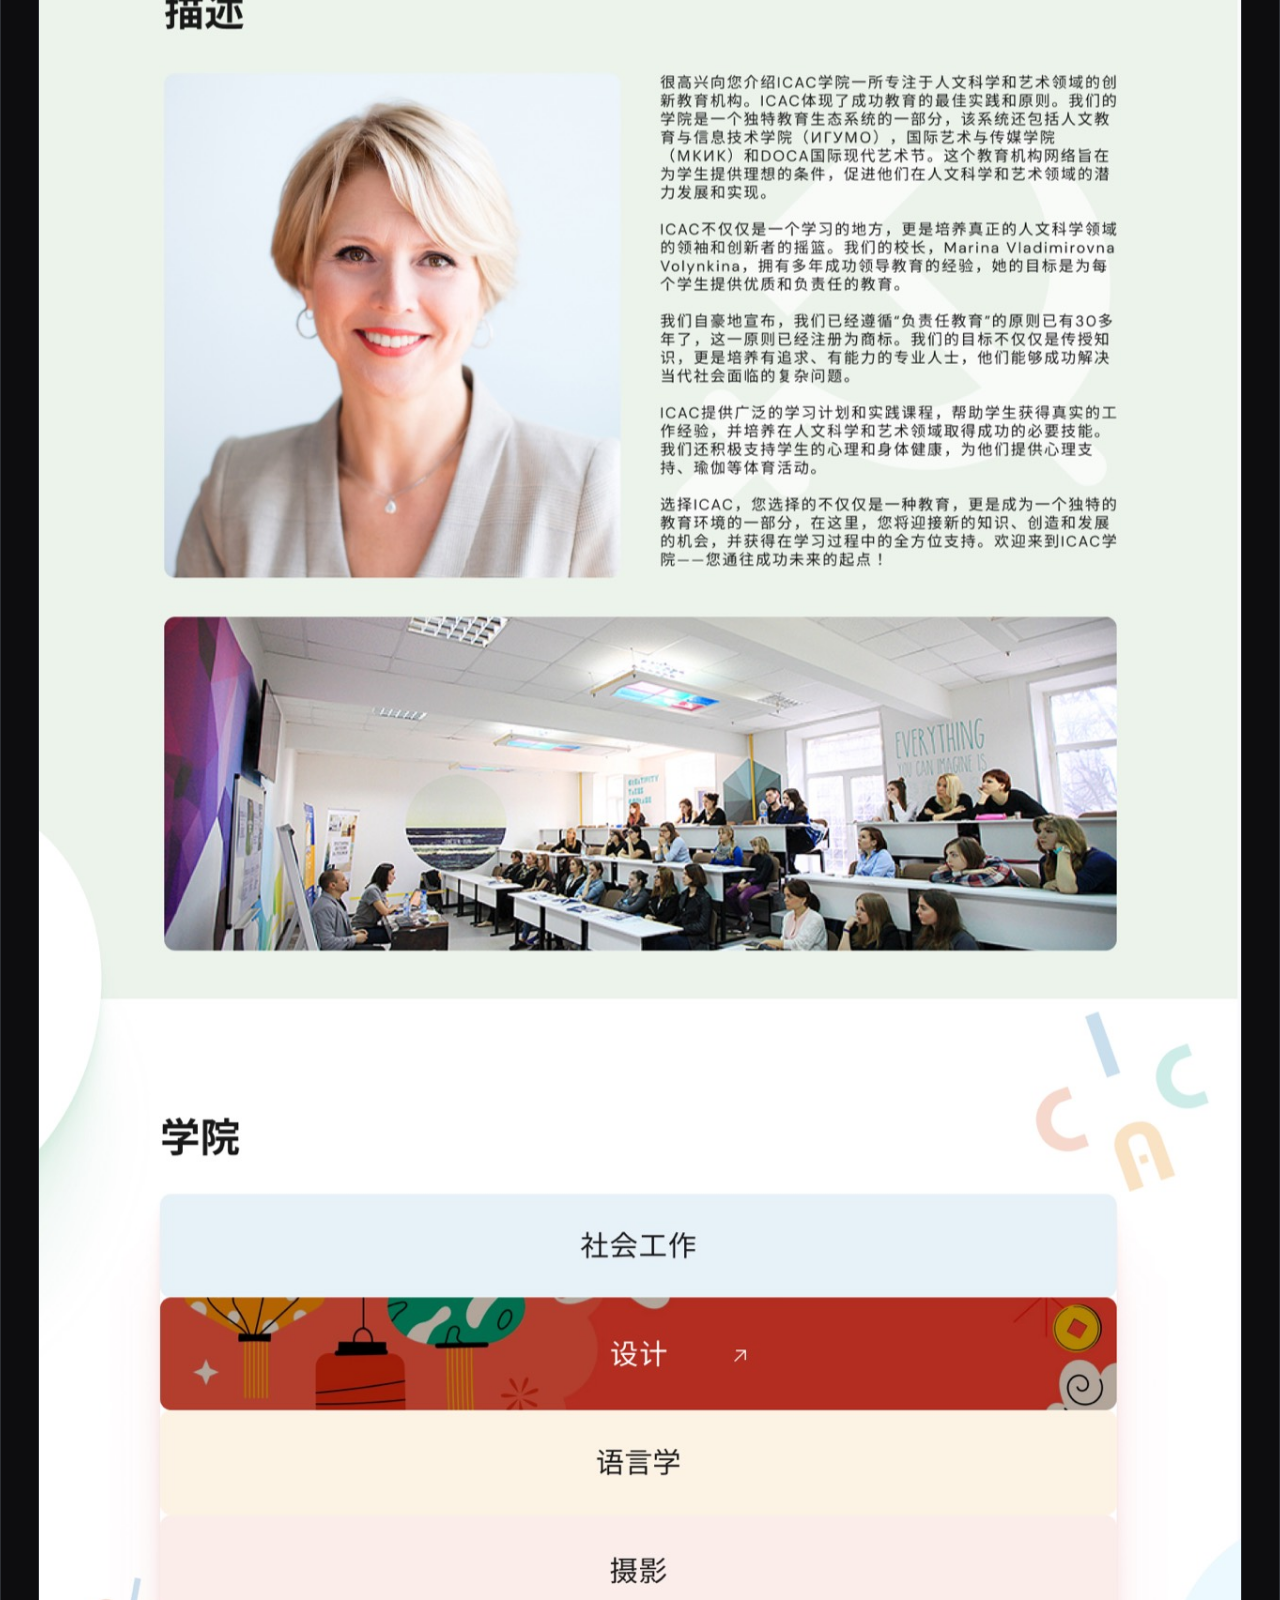
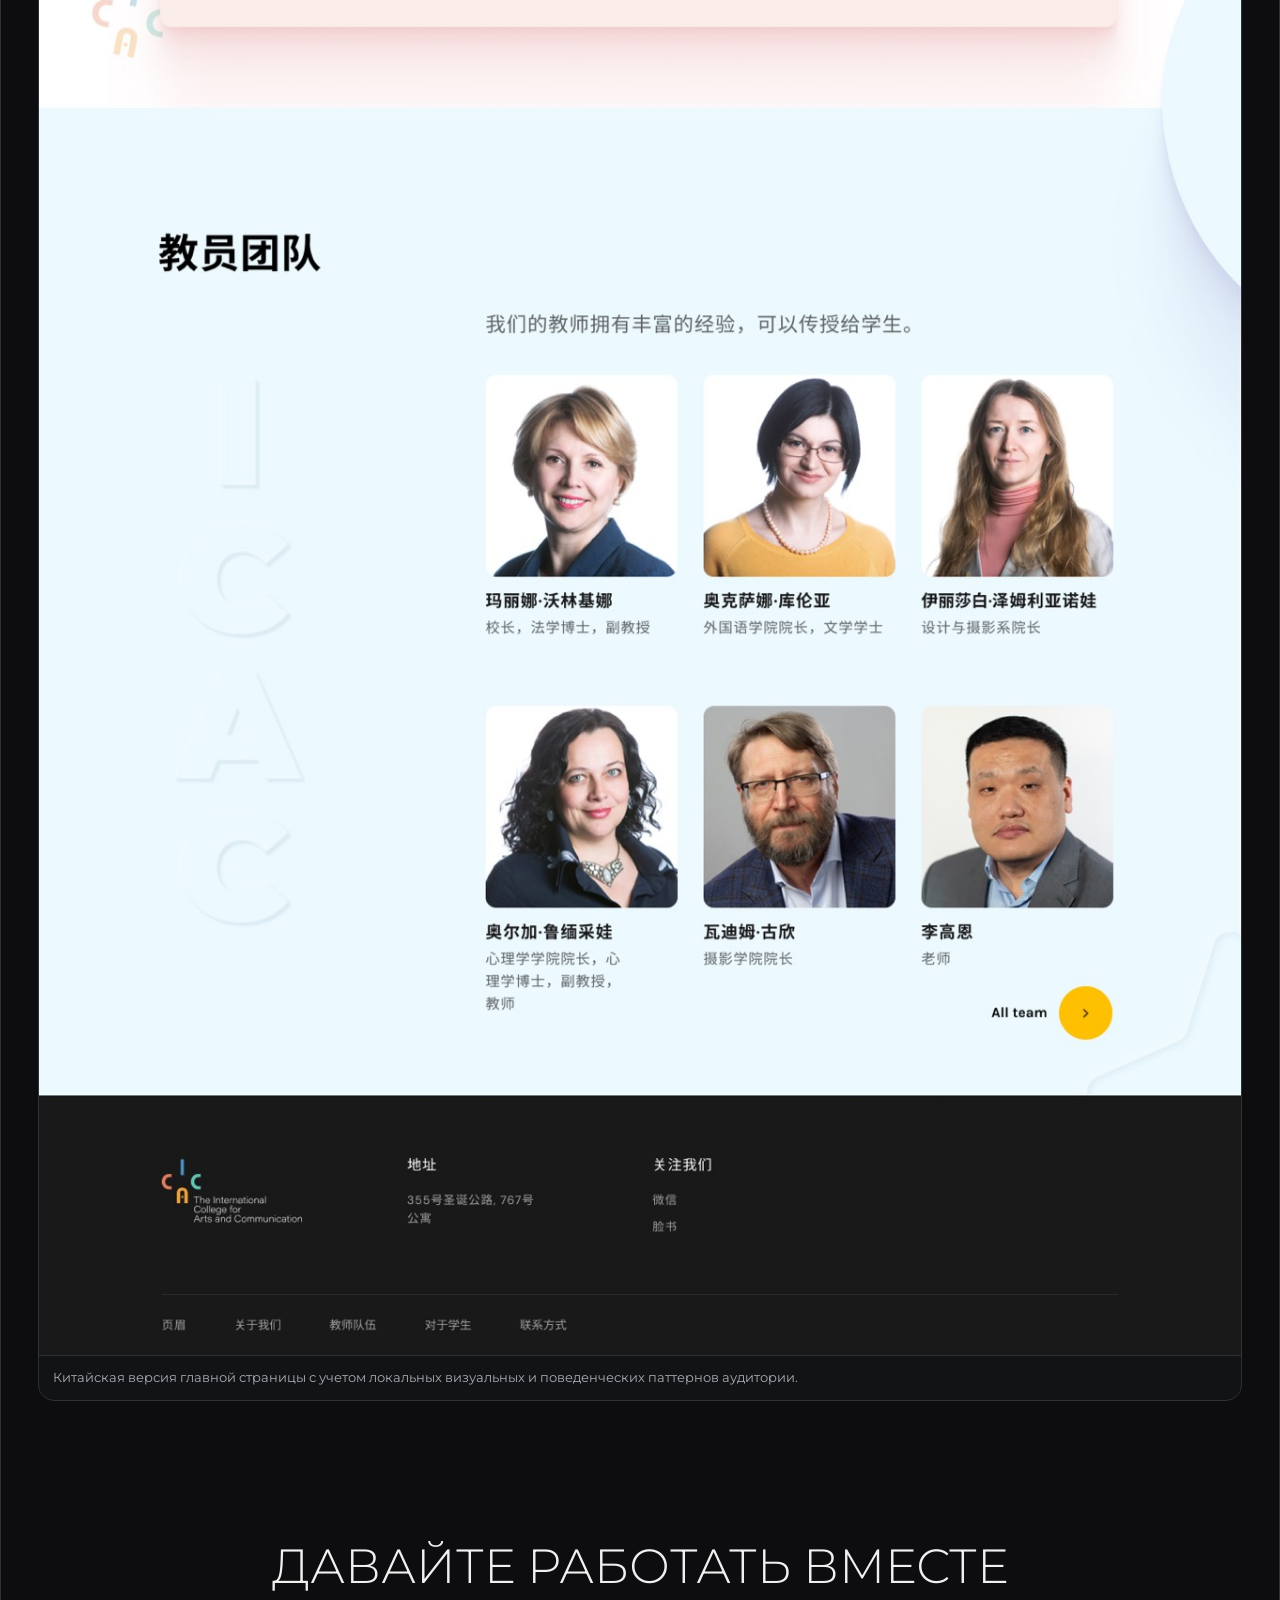
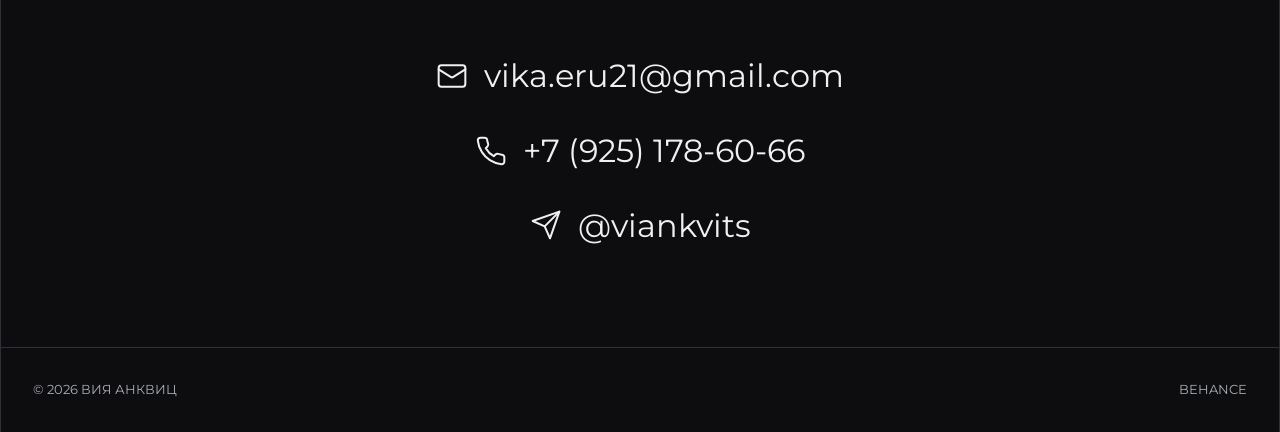
<file: cases/design/icac/index.html>
<!DOCTYPE html>
<html lang="ru">

<head>
    <meta charset="UTF-8">
    <meta name="viewport" content="width=device-width, initial-scale=1.0">
    <title>Кейс: ICAC</title>
    <meta name="description" content="Портфолио Кейс: ICAC. Вия Анквиц — специалист по связям с общественностью и дизайну.">
    <meta name="author" content="Вия Анквиц">
    <meta property="og:title" content="Кейс: ICAC">
    <meta property="og:description" content="Портфолио Кейс: ICAC. Вия Анквиц — специалист по связям с общественностью и дизайну.">
    <meta property="og:type" content="website">
    <link rel="icon" href="../../../favicon.png" type="image/png">
    <link rel="preconnect" href="https://fonts.googleapis.com">
    <link rel="preconnect" href="https://fonts.gstatic.com" crossorigin>
    <link href="https://fonts.googleapis.com/css2?family=Montserrat:wght@400;500;600;700&amp;display=swap"
        rel="stylesheet">
    <style>
        :root {
            --bg-color: #0d0d0f;
            --surface-color: #17181b;
            --border-color: #2d3035;
            --text-color: #f0f0f0;
            --text-secondary: #a8adb5;
            --accent-red: #df6464;
            --contact-red: #d33a3a;
            --control-radius: 12px;
        }

        * {
            box-sizing: border-box;
            margin: 0;
            padding: 0;
        }

        body {
            font-family: 'Montserrat', sans-serif;
            color: var(--text-color);
            background-color: var(--bg-color);
            line-height: 1.55;
            min-height: 100vh;
        }

                .case-page {
            max-width: 1600px;
            margin: 0 auto;
            border-left: 1px solid var(--border-color);
            border-right: 1px solid var(--border-color);
            min-height: 100vh;
        }

        .menu-lock {
            overflow: hidden;
        }

        .site-header {
            display: flex;
            justify-content: space-between;
            align-items: center;
            padding: 1.2rem 2rem;
            border-bottom: 1px solid var(--border-color);
            position: relative;
            margin-bottom: 0.4rem;
        }

        .logo {
            font-weight: 700;
            font-size: 1.02rem;
            letter-spacing: 0.12em;
            text-transform: uppercase;
            color: var(--text-color);
            text-decoration: none;
        }

        .site-nav {
            display: flex;
            align-items: center;
            gap: 1rem;
        }

        .site-nav a {
            text-decoration: none;
            font-size: 0.82rem;
            letter-spacing: 0.08em;
            text-transform: uppercase;
            color: var(--text-secondary);
            transition: color 0.25s ease;
        }

        .site-nav a:not(.btn-contact):hover {
            color: var(--text-color);
        }

        .btn-contact {
            display: inline-flex;
            align-items: center;
            justify-content: center;
            line-height: 1.1;
            padding: 0.55rem 1.2rem;
            border: 1px solid var(--contact-red);
            background: linear-gradient(140deg, #d33a3a 0%, #b72a2a 100%);
            color: #ffffff !important;
            border-radius: var(--control-radius);
            box-shadow: 0 10px 24px rgba(211, 47, 47, 0.24);
            transition: transform 0.2s ease, box-shadow 0.2s ease, background 0.2s ease, border-color 0.2s ease;
        }

        .site-nav .btn-contact:hover {
            background: linear-gradient(140deg, #de4343 0%, #c12b2b 100%);
            border-color: #de4343;
            color: #ffffff !important;
            transform: translateY(-1px);
            box-shadow: 0 12px 28px rgba(211, 47, 47, 0.3);
        }

        .burger-menu {
            display: none;
            flex-direction: column;
            gap: 6px;
            background: none;
            border: none;
            cursor: pointer;
            z-index: 101;
        }

        .burger-menu span {
            display: block;
            width: 28px;
            height: 2px;
            background-color: var(--text-color);
            transition: all 0.3s;
        }

        .site-header.active .burger-menu span:nth-child(1) {
            transform: rotate(45deg) translate(5px, 6px);
        }

        .site-header.active .burger-menu span:nth-child(2) {
            opacity: 0;
        }

        .site-header.active .burger-menu span:nth-child(3) {
            transform: rotate(-45deg) translate(5px, -6px);
        }

        .case-intro {
            width: min(1220px, 94vw);
            margin: 0 auto;
            padding: 0.5rem 0 1rem;
        }

        .intro-card {
            border: 1px solid var(--border-color);
            border-radius: 16px;
            background: linear-gradient(180deg, rgba(255, 255, 255, 0.03), transparent);
            padding: 1.2rem;
        }

        .intro-kicker {
            font-size: 0.74rem;
            text-transform: uppercase;
            letter-spacing: 0.12em;
            color: var(--text-secondary);
            margin-bottom: 0.7rem;
        }

        .intro-card h1 {
            font-size: clamp(2.5rem, 5vw, 4rem);
            line-height: 1.1;
            font-weight: 300;
            margin-bottom: 1.2rem;
            letter-spacing: -2px;
        }

        .intro-card p {
            color: var(--text-secondary);
            margin-bottom: 0.8rem;
        }

        .intro-card p:last-child {
            margin-bottom: 0;
        }

        .facts {
            width: min(1220px, 94vw);
            margin: 0 auto;
            display: flex;
            flex-wrap: wrap;
            gap: 0.55rem;
            padding: 0 0 1rem;
        }

        .facts span {
            border: 1px solid var(--border-color);
            border-radius: var(--control-radius);
            background: var(--surface-color);
            color: var(--text-secondary);
            padding: 0.45rem 0.82rem;
            font-size: 0.78rem;
            letter-spacing: 0.04em;
        }

        .icac-showcase {
            width: min(1220px, 94vw);
            margin: 0 auto;
            padding-bottom: 2rem;
        }

        .icac-controls {
            display: grid;
            grid-template-columns: repeat(4, minmax(0, 1fr));
            gap: 0.62rem;
            margin-bottom: 0.95rem;
        }

        .icac-controls-label {
            font-size: 0.72rem;
            text-transform: uppercase;
            letter-spacing: 0.12em;
            color: var(--text-secondary);
            margin: 0 0 0.45rem 0.18rem;
        }

        .icac-controls--top {
            position: sticky;
            top: 0.65rem;
            z-index: 30;
            padding: 0.68rem;
            border-radius: 16px;
            border: 1px solid var(--border-color);
            background:
                linear-gradient(180deg, rgba(255, 255, 255, 0.06), rgba(255, 255, 255, 0.02)),
                rgba(18, 18, 21, 0.92);
            backdrop-filter: blur(10px);
            box-shadow: 0 12px 28px rgba(0, 0, 0, 0.32);
        }

        .icac-button {
            border: 1px solid #3a3f47;
            border-radius: var(--control-radius);
            background: linear-gradient(180deg, rgba(255, 255, 255, 0.04), rgba(255, 255, 255, 0.01));
            color: #d4d8de;
            padding: 0.74rem 0.84rem;
            font-family: inherit;
            font-size: 0.82rem;
            font-weight: 600;
            letter-spacing: 0.02em;
            display: flex;
            align-items: center;
            gap: 0.52rem;
            justify-content: flex-start;
            cursor: pointer;
            transition: all 0.2s ease;
        }

        .icac-button:hover {
            border-color: #8e98a8;
            color: #f2f5f8;
            transform: translateY(-1px);
        }

        .icac-button:focus-visible {
            outline: none;
            border-color: #ffffff;
            box-shadow: 0 0 0 3px rgba(223, 100, 100, 0.35);
        }

        .icac-button-code {
            font-size: 0.68rem;
            letter-spacing: 0.12em;
            text-transform: uppercase;
            font-weight: 700;
            color: #e8ecf2;
            border: 1px solid rgba(255, 255, 255, 0.34);
            border-radius: var(--control-radius);
            padding: 0.18rem 0.46rem;
            background: rgba(255, 255, 255, 0.06);
            line-height: 1;
            flex-shrink: 0;
        }

        .icac-button-text {
            white-space: nowrap;
            overflow: hidden;
            text-overflow: ellipsis;
        }

        .icac-button.is-active {
            background: linear-gradient(135deg, #df6464, #c04747);
            color: #fff;
            border-color: #ef9a9a;
            box-shadow:
                0 10px 24px rgba(223, 100, 100, 0.3),
                inset 0 1px 0 rgba(255, 255, 255, 0.28);
        }

        .icac-button.is-active .icac-button-code {
            color: #fff;
            border-color: rgba(255, 255, 255, 0.62);
            background: rgba(255, 255, 255, 0.14);
        }

        .icac-item {
            border: 1px solid var(--border-color);
            border-radius: 16px;
            overflow: hidden;
            background: #0f1012;
            animation: icac-item-reveal 0.26s ease both;
        }

        .icac-item.is-hidden {
            display: none;
        }

        .icac-item img {
            width: 100%;
            height: auto;
            display: block;
            background: #111114;
        }

        .icac-caption {
            padding: 0.75rem 0.85rem;
            font-size: 0.8rem;
            color: var(--text-secondary);
            border-top: 1px solid var(--border-color);
            background: rgba(255, 255, 255, 0.01);
        }

        .icac-item--marketing {
            background: #0f1012;
        }

        .marketing-panel {
            padding: 0.9rem;
        }

        .marketing-header {
            border: 1px solid var(--border-color);
            border-radius: 16px;
            background: var(--surface-color);
            padding: 1rem 1.1rem;
            margin-bottom: 0.8rem;
        }

        .marketing-kicker {
            color: var(--text-secondary);
            font-size: 0.72rem;
            text-transform: uppercase;
            letter-spacing: 0.1em;
            margin-bottom: 0.48rem;
        }

        .marketing-header h2 {
            font-size: clamp(1.15rem, 2vw, 1.55rem);
            font-weight: 600;
            margin-bottom: 0.55rem;
        }

        .marketing-header p {
            color: var(--text-secondary);
            font-size: 0.96rem;
        }

        .marketing-grid {
            display: grid;
            gap: 0.8rem;
        }

        .marketing-card {
            border: 1px solid var(--border-color);
            border-radius: 16px;
            overflow: hidden;
            position: relative;
            min-height: 240px;
            background: #0f1012;
        }

        .marketing-card::before {
            content: "";
            position: absolute;
            inset: 0;
            background:
                linear-gradient(110deg, rgba(255, 255, 255, 0.03), rgba(255, 255, 255, 0.08), rgba(255, 255, 255, 0.03));
            background-size: 210% 100%;
            animation: marketing-loading 1.25s linear infinite;
        }

        .marketing-card.is-loaded::before {
            display: none;
        }

        .marketing-number {
            position: absolute;
            left: 0.74rem;
            top: 0.72rem;
            z-index: 2;
            font-size: 0.7rem;
            letter-spacing: 0.08em;
            text-transform: uppercase;
            color: #efefef;
            border: 1px solid rgba(255, 255, 255, 0.3);
            border-radius: var(--control-radius);
            padding: 0.3rem 0.58rem;
            background: rgba(0, 0, 0, 0.34);
            backdrop-filter: blur(6px);
        }

        .marketing-card img {
            width: 100%;
            height: auto;
            display: block;
            opacity: 0;
            transition: opacity 0.25s ease;
            background: #111114;
            position: relative;
            z-index: 1;
        }

        .marketing-card.is-loaded img {
            opacity: 1;
        }

        .case-footer {
            width: min(1220px, 94vw);
            margin: 0 auto;
            border: 1px solid var(--border-color);
            border-radius: 16px;
            background: var(--surface-color);
            padding: 0.95rem 1.2rem;
            display: flex;
            justify-content: space-between;
            gap: 0.8rem;
            align-items: center;
            color: var(--text-secondary);
            font-size: 0.86rem;
        }

        .case-footer a {
            color: var(--accent-red);
            text-decoration: none;
            text-transform: uppercase;
            letter-spacing: 0.08em;
            font-size: 0.78rem;
            font-weight: 600;
        }

        @keyframes marketing-loading {
            from {
                background-position: 200% 0;
            }

            to {
                background-position: -200% 0;
            }
        }

        @keyframes icac-item-reveal {
            from {
                opacity: 0;
                transform: translateY(8px);
            }

            to {
                opacity: 1;
                transform: translateY(0);
            }
        }

        @media (max-width: 980px) {
            .icac-controls {
                grid-template-columns: repeat(2, minmax(0, 1fr));
            }
        }

        @media (max-width: 768px) {
            .site-header {
                padding: 1rem;
            }

            .burger-menu {
                display: flex;
            }

            .site-nav {
                position: fixed;
                top: 0;
                left: 0;
                width: 100%;
                height: 100vh;
                background-color: var(--bg-color);
                flex-direction: column;
                justify-content: center;
                align-items: center;
                gap: 1.8rem;
                transform: translateY(-100%);
                transition: transform 0.3s ease-in-out;
                z-index: 100;
            }

            .site-header.active .site-nav {
                transform: translateY(0);
            }

            .site-nav a {
                font-size: 1.08rem;
            }
        }

        @media (max-width: 620px) {
            .case-intro,
            .facts,
            .icac-showcase,
            .case-footer {
                width: min(1220px, 95vw);
            }

            .case-footer {
                margin-bottom: 1rem;
                flex-direction: column;
                align-items: flex-start;
            }

            .icac-controls {
                grid-template-columns: 1fr;
            }

            .icac-controls--top {
                top: 0.45rem;
                padding: 0.55rem;
            }

            .icac-button {
                padding: 0.7rem 0.78rem;
            }
        }
    </style>
    <link rel="stylesheet" href="../../../assets/css/footer.css">
</head>

<body>
    <main class="case-page">
        <header class="site-header">
            <a class="logo" href="../../../index.html">ВИЯ АНКВИЦ</a>
            <button class="burger-menu" aria-label="Menu">
                <span></span>
                <span></span>
                <span></span>
            </button>
            <nav class="site-nav">
                <a href="../../../index.html#about" class="nav-link">Обо мне</a>
                <a href="../../../index.html#career" class="nav-link">Карьера</a>
                <a href="../../../index.html#cases" class="nav-link">Кейсы</a>
                <a href="../../../index.html#skills" class="nav-link">Навыки</a>
                <a href="../../../index.html#contact" class="btn-contact nav-link">Связаться</a>
            </nav>
        </header>

        <section class="case-intro">
            <article class="intro-card">
                <p class="intro-kicker">Дизайн · Образование · Международный проект</p>
                <h1>ICAC — версии главной страницы для запуска института на Хайнане</h1>
                <p>Проект по разработке главной страницы для российского института, открывающегося в Китае
                    (остров Хайнань).</p>
                <p>На этапе исследования был проведен анализ китайских образовательных сайтов, по итогам которого
                    сформирована целевая структура сайта. На базе этой структуры и утвержденного брендбука
                    разработаны две локализованные версии главной страницы: китайская и европейская.</p>
            </article>
        </section>

        <section class="facts" aria-label="Факты проекта">
            <span>UX-анализ китайских образовательных сайтов</span>
            <span>Проектирование структуры главной страницы</span>
            <span>Две локализованные версии: China / English</span>
        </section>

        <section class="icac-showcase">
            <p class="icac-controls-label">Разделы кейса</p>
            <div class="icac-controls icac-controls--top" aria-label="Переключение версий страницы">
                <button class="icac-button is-active" type="button" data-icac-target="china" aria-pressed="true">
                    <span class="icac-button-code">CN</span>
                    <span class="icac-button-text">China version</span>
                </button>
                <button class="icac-button" type="button" data-icac-target="english" aria-pressed="false">
                    <span class="icac-button-code">EN</span>
                    <span class="icac-button-text">English version</span>
                </button>
                <button class="icac-button" type="button" data-icac-target="structure" aria-pressed="false">
                    <span class="icac-button-code">UX</span>
                    <span class="icac-button-text">Structure</span>
                </button>
                <button class="icac-button" type="button" data-icac-target="marketing" aria-pressed="false">
                    <span class="icac-button-code">MKT</span>
                    <span class="icac-button-text">Marketing plan</span>
                </button>
            </div>

            <figure class="icac-item" data-icac-page="china">
                <img src="optimized/china-1280.jpg"
                    srcset="optimized/china-640.jpg 640w, optimized/china-960.jpg 960w, optimized/china-1280.jpg 1280w"
                    sizes="(max-width: 1220px) 94vw, 1220px"
                    decoding="async"
                    alt="Китайская версия главной страницы ICAC">
                <figcaption class="icac-caption">Китайская версия главной страницы с учетом локальных визуальных и
                    поведенческих паттернов аудитории.</figcaption>
            </figure>

            <figure class="icac-item is-hidden" data-icac-page="english" hidden>
                <img data-src="optimized/english-1280.jpg"
                    data-srcset="optimized/english-640.jpg 640w, optimized/english-960.jpg 960w, optimized/english-1280.jpg 1280w"
                    data-sizes="(max-width: 1220px) 94vw, 1220px"
                    alt="Европейская версия главной страницы ICAC">
                <figcaption class="icac-caption">Европейская версия главной страницы для международной аудитории
                    проекта.</figcaption>
            </figure>

            <figure class="icac-item is-hidden" data-icac-page="structure" hidden>
                <img data-src="structure.png"
                    alt="Структура главной страницы ICAC">
                <figcaption class="icac-caption">Структура сайта, сформированная на базе предварительного
                    конкурентного и UX-анализа.</figcaption>
            </figure>

            <article class="icac-item icac-item--marketing is-hidden" data-icac-page="marketing" hidden>
                <div class="marketing-panel">
                    <article class="marketing-header">
                        <p class="marketing-kicker">Дополнительный раздел</p>
                        <h2>Маркетинговый план выхода колледжа на китайский рынок</h2>
                    </article>

                    <div class="marketing-grid">
                        <article class="marketing-card">
                            <p class="marketing-number">План 01</p>
                            <img data-marketing-src="marketing/1.png" alt="Маркетинговый план ICAC — слайд 1">
                        </article>
                        <article class="marketing-card">
                            <p class="marketing-number">План 02</p>
                            <img data-marketing-src="marketing/2.png" alt="Маркетинговый план ICAC — слайд 2">
                        </article>
                        <article class="marketing-card">
                            <p class="marketing-number">План 03</p>
                            <img data-marketing-src="marketing/3.png" alt="Маркетинговый план ICAC — слайд 3">
                        </article>
                        <article class="marketing-card">
                            <p class="marketing-number">План 04</p>
                            <img data-marketing-src="marketing/4.png" alt="Маркетинговый план ICAC — слайд 4">
                        </article>
                        <article class="marketing-card">
                            <p class="marketing-number">План 05</p>
                            <img data-marketing-src="marketing/5.png" alt="Маркетинговый план ICAC — слайд 5">
                        </article>
                        <article class="marketing-card">
                            <p class="marketing-number">План 06</p>
                            <img data-marketing-src="marketing/6.png" alt="Маркетинговый план ICAC — слайд 6">
                        </article>
                        <article class="marketing-card">
                            <p class="marketing-number">План 07</p>
                            <img data-marketing-src="marketing/7.png" alt="Маркетинговый план ICAC — слайд 7">
                        </article>
                        <article class="marketing-card">
                            <p class="marketing-number">План 08</p>
                            <img data-marketing-src="marketing/8.png" alt="Маркетинговый план ICAC — слайд 8">
                        </article>
                        <article class="marketing-card">
                            <p class="marketing-number">План 09</p>
                            <img data-marketing-src="marketing/9.png" alt="Маркетинговый план ICAC — слайд 9">
                        </article>
                        <article class="marketing-card">
                            <p class="marketing-number">План 10</p>
                            <img data-marketing-src="marketing/10.png" alt="Маркетинговый план ICAC — слайд 10">
                        </article>
                        <article class="marketing-card">
                            <p class="marketing-number">План 11</p>
                            <img data-marketing-src="marketing/11.png" alt="Маркетинговый план ICAC — слайд 11">
                        </article>
                        <article class="marketing-card">
                            <p class="marketing-number">План 12</p>
                            <img data-marketing-src="marketing/12.png" alt="Маркетинговый план ICAC — слайд 12">
                        </article>
                        <article class="marketing-card">
                            <p class="marketing-number">План 13</p>
                            <img data-marketing-src="marketing/13.png" alt="Маркетинговый план ICAC — слайд 13">
                        </article>
                        <article class="marketing-card">
                            <p class="marketing-number">План 14</p>
                            <img data-marketing-src="marketing/14.png" alt="Маркетинговый план ICAC — слайд 14">
                        </article>
                    </div>
                </div>
            </article>

        </section>

        
            <footer class="site-footer" id="contact">
            <div class="footer-content">
                <h2>ДАВАЙТЕ РАБОТАТЬ ВМЕСТЕ</h2>
                <div class="contact-links">
                    <a href="mailto:vika.eru21@gmail.com" class="contact-link email-link">
                        <svg class="contact-icon" xmlns="http://www.w3.org/2000/svg" viewBox="0 0 24 24" fill="none" stroke="currentColor" stroke-width="1.5" stroke-linecap="round" stroke-linejoin="round">
                            <rect x="2" y="4" width="20" height="16" rx="2"></rect>
                            <path d="m22 7-8.97 5.7a1.94 1.94 0 0 1-2.06 0L2 7"></path>
                        </svg>
                        vika.eru21@gmail.com
                    </a>
                    <a href="tel:+79251786066" class="contact-link phone-link">
                        <svg class="contact-icon" xmlns="http://www.w3.org/2000/svg" viewBox="0 0 24 24" fill="none" stroke="currentColor" stroke-width="1.5" stroke-linecap="round" stroke-linejoin="round">
                            <path d="M22 16.92v3a2 2 0 0 1-2.18 2 19.79 19.79 0 0 1-8.63-3.07 19.5 19.5 0 0 1-6-6 19.79 19.79 0 0 1-3.07-8.67A2 2 0 0 1 4.11 2h3a2 2 0 0 1 2 1.72 12.84 12.84 0 0 0 .7 2.81 2 2 0 0 1-.45 2.11L8.09 9.91a16 16 0 0 0 6 6l1.27-1.27a2 2 0 0 1 2.11-.45 12.84 12.84 0 0 0 2.81.7A2 2 0 0 1 22 16.92z"></path>
                        </svg>
                        +7 (925) 178-60-66
                    </a>
                    <a href="https://t.me/viankvits" target="_blank" class="contact-link telegram-link">
                        <svg class="contact-icon" xmlns="http://www.w3.org/2000/svg" viewBox="0 0 24 24" fill="none" stroke="currentColor" stroke-width="1.5" stroke-linecap="round" stroke-linejoin="round">
                            <line x1="22" y1="2" x2="11" y2="13"></line>
                            <polygon points="22 2 15 22 11 13 2 9 22 2"></polygon>
                        </svg>
                        @viankvits
                    </a>
                </div>
            </div>
            <div class="footer-bottom">
                <span>© 2026 ВИЯ АНКВИЦ</span>
                <div class="socials">
                    <a href="https://behance.net/ankvits" target="_blank">Behance</a>
                </div>
            </div>
        </footer>
</main>
    <script>
        const burgerBtn = document.querySelector('.burger-menu');
        const siteHeader = document.querySelector('.site-header');

        if (burgerBtn && siteHeader) {
            burgerBtn.addEventListener('click', () => {
                siteHeader.classList.toggle('active');
                document.body.classList.toggle('menu-lock');
            });

            document.querySelectorAll('.site-nav .nav-link').forEach((link) => {
                link.addEventListener('click', () => {
                    siteHeader.classList.remove('active');
                    document.body.classList.remove('menu-lock');
                });
            });
        }

        const icacShowcase = document.querySelector('.icac-showcase');

        if (icacShowcase) {
            const icacButtons = Array.from(icacShowcase.querySelectorAll('.icac-button[data-icac-target]'));
            const icacPages = Array.from(icacShowcase.querySelectorAll('.icac-item[data-icac-page]'));

            const ensurePageLoaded = (page) => {
                if (!page) return;
                const img = page.querySelector('img[data-src]');
                if (!img) return;
                img.src = img.dataset.src;
                if (img.dataset.srcset) img.srcset = img.dataset.srcset;
                if (img.dataset.sizes) img.sizes = img.dataset.sizes;
                img.decoding = 'async';
                img.removeAttribute('data-src');
            };

            const setActiveIcacPage = (targetPage) => {
                icacPages.forEach((page) => {
                    const isActive = page.dataset.icacPage === targetPage;
                    if (isActive) ensurePageLoaded(page);
                    page.hidden = !isActive;
                    page.classList.toggle('is-hidden', !isActive);
                });

                icacButtons.forEach((button) => {
                    const isActive = button.dataset.icacTarget === targetPage;
                    button.classList.toggle('is-active', isActive);
                    button.setAttribute('aria-pressed', String(isActive));
                    if (isActive) {
                        button.setAttribute('aria-current', 'page');
                    } else {
                        button.removeAttribute('aria-current');
                    }
                });
            };

            icacButtons.forEach((button) => {
                button.addEventListener('click', () => {
                    const targetPage = button.dataset.icacTarget;
                    setActiveIcacPage(targetPage);
                });

                button.addEventListener('keydown', (event) => {
                    const controls = button.closest('.icac-controls');
                    if (!controls) return;
                    const groupButtons = Array.from(controls.querySelectorAll('.icac-button[data-icac-target]'));
                    if (!groupButtons.length) return;

                    const currentIndex = groupButtons.indexOf(button);
                    if (currentIndex < 0) return;

                    let nextIndex = currentIndex;
                    if (event.key === 'ArrowRight' || event.key === 'ArrowDown') {
                        nextIndex = (currentIndex + 1) % groupButtons.length;
                    } else if (event.key === 'ArrowLeft' || event.key === 'ArrowUp') {
                        nextIndex = (currentIndex - 1 + groupButtons.length) % groupButtons.length;
                    } else if (event.key === 'Home') {
                        nextIndex = 0;
                    } else if (event.key === 'End') {
                        nextIndex = groupButtons.length - 1;
                    } else {
                        return;
                    }

                    event.preventDefault();
                    const nextButton = groupButtons[nextIndex];
                    if (!nextButton) return;
                    nextButton.focus();
                    nextButton.click();
                });
            });

            const initialButton = icacShowcase.querySelector('.icac-button.is-active[data-icac-target]') || icacButtons[0];
            if (initialButton) setActiveIcacPage(initialButton.dataset.icacTarget);
        }

        const marketingImages = Array.from(document.querySelectorAll('.marketing-card img[data-marketing-src]'));

        const buildMarketingResponsiveImage = (source) => {
            const match = source.match(/^marketing\/(\d+)\.png$/i);
            if (!match) return null;
            const id = match[1];
            return {
                src: `marketing/optimized/${id}-1280.jpg`,
                srcset: `marketing/optimized/${id}-640.jpg 640w, marketing/optimized/${id}-960.jpg 960w, marketing/optimized/${id}-1280.jpg 1280w`,
                sizes: '(max-width: 620px) 95vw, (max-width: 1220px) 94vw, 1220px'
            };
        };

        const loadMarketingImage = (img) => {
            const src = img.getAttribute('data-marketing-src');
            if (!src) return;

            const responsive = buildMarketingResponsiveImage(src);
            if (responsive) {
                img.src = responsive.src;
                img.srcset = responsive.srcset;
                img.sizes = responsive.sizes;
                img.decoding = 'async';
                img.setAttribute('data-marketing-fallback-src', src);
            } else {
                img.src = src;
            }
            img.removeAttribute('data-marketing-src');

            img.addEventListener('load', () => {
                const card = img.closest('.marketing-card');
                if (card) card.classList.add('is-loaded');
            }, { once: true });

            const handleMarketingError = () => {
                const fallbackSrc = img.getAttribute('data-marketing-fallback-src');
                if (fallbackSrc) {
                    img.removeAttribute('srcset');
                    img.removeAttribute('sizes');
                    img.removeAttribute('data-marketing-fallback-src');
                    img.src = fallbackSrc;
                    return;
                }
                img.removeEventListener('error', handleMarketingError);
            };

            img.addEventListener('error', handleMarketingError);
        };

        if ('IntersectionObserver' in window) {
            const marketingObserver = new IntersectionObserver((entries, obs) => {
                entries.forEach((entry) => {
                    if (!entry.isIntersecting) return;
                    const img = entry.target;
                    loadMarketingImage(img);
                    obs.unobserve(img);
                });
            }, { rootMargin: '280px 0px' });

            marketingImages.forEach((img) => marketingObserver.observe(img));
        } else {
            marketingImages.forEach(loadMarketingImage);
        }
    </script>
</body>

</html>
</file>
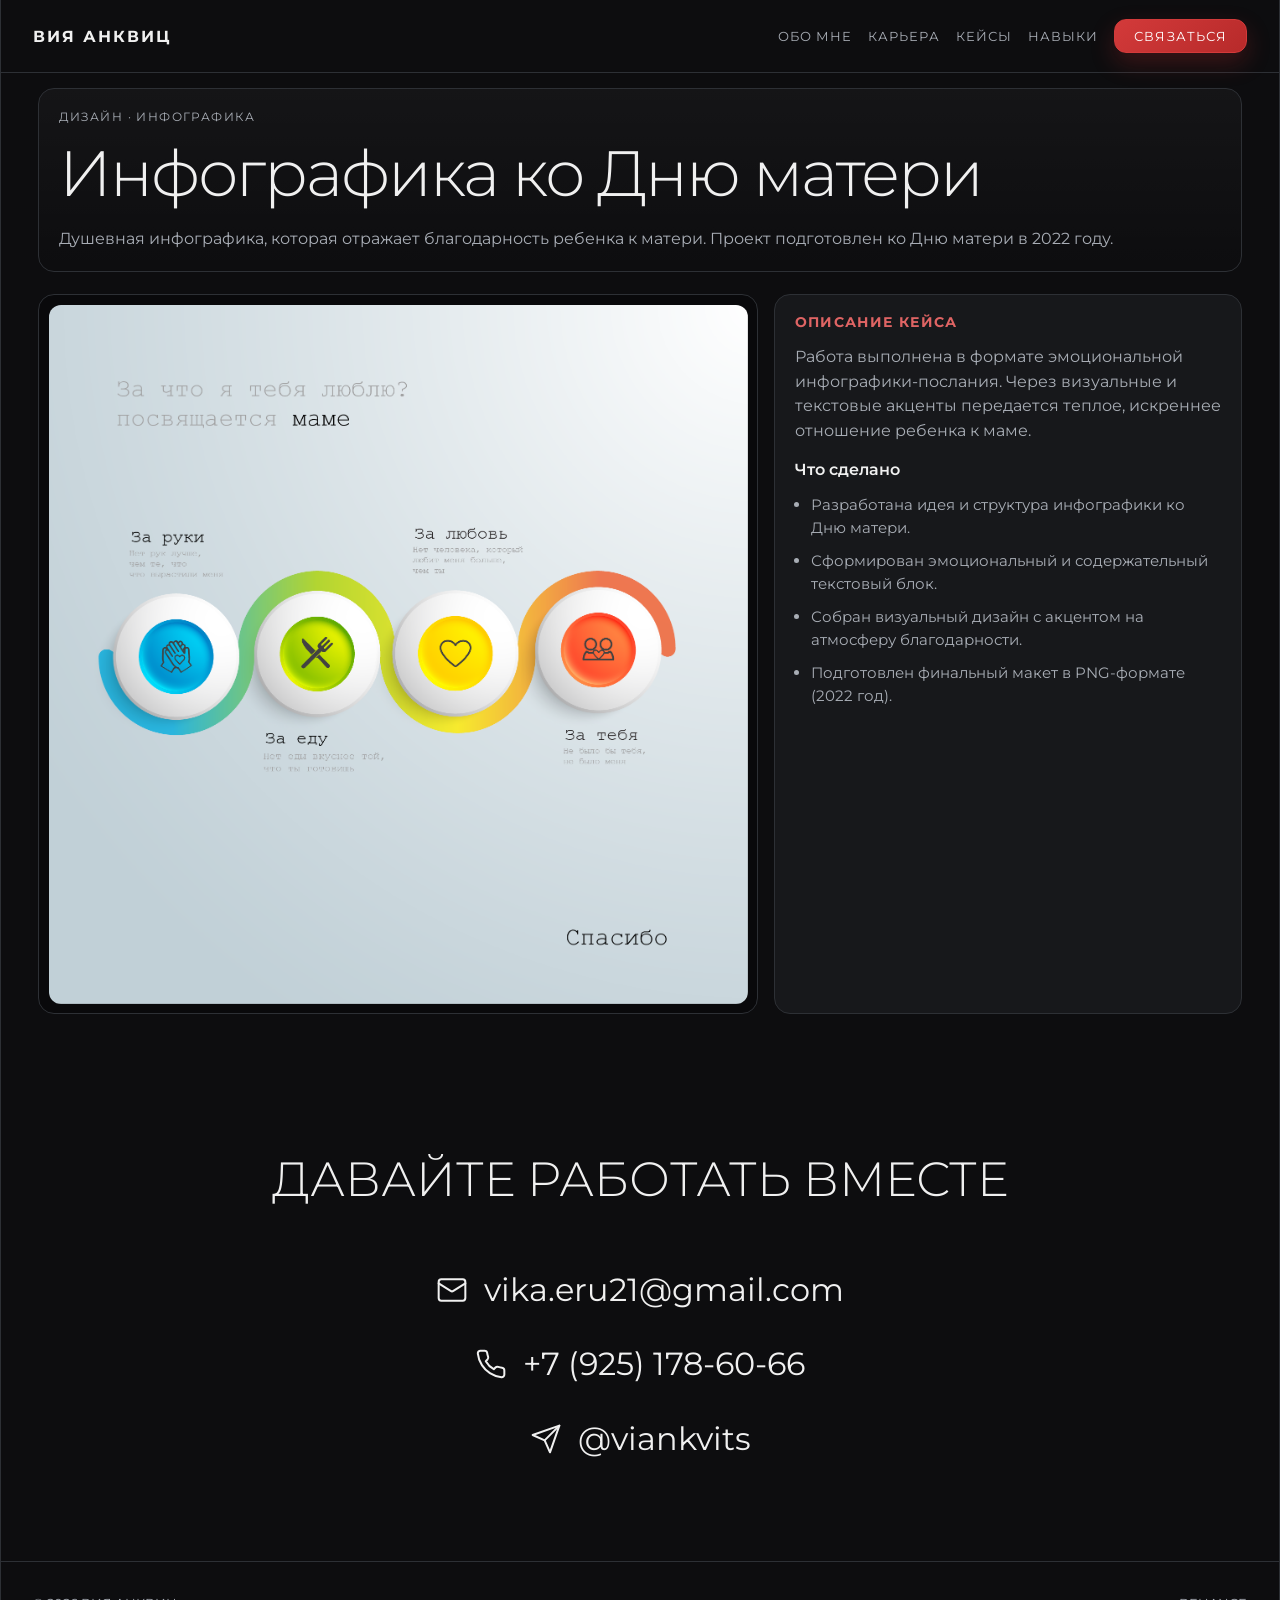
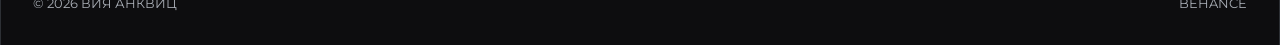
<file: cases/design/infographics/index.html>
<!DOCTYPE html>
<html lang="ru">

<head>
    <meta charset="UTF-8">
    <meta name="viewport" content="width=device-width, initial-scale=1.0">
    <title>Кейс: Инфографика ко Дню матери</title>
    <meta name="description" content="Портфолио Кейс: Инфографика ко Дню матери. Вия Анквиц — специалист по связям с общественностью и дизайну.">
    <meta name="author" content="Вия Анквиц">
    <meta property="og:title" content="Кейс: Инфографика ко Дню матери">
    <meta property="og:description" content="Портфолио Кейс: Инфографика ко Дню матери. Вия Анквиц — специалист по связям с общественностью и дизайну.">
    <meta property="og:type" content="website">
    <link rel="icon" href="../../../favicon.png" type="image/png">
    <link rel="preconnect" href="https://fonts.googleapis.com">
    <link rel="preconnect" href="https://fonts.gstatic.com" crossorigin>
    <link href="https://fonts.googleapis.com/css2?family=Montserrat:wght@400;500;600;700&amp;display=swap"
        rel="stylesheet">
    <style>
        :root {
            --bg-color: #0d0d0f;
            --surface-color: #17181b;
            --border-color: #2d3035;
            --text-color: #f0f0f0;
            --text-secondary: #a8adb5;
            --accent-red: #df6464;
            --contact-red: #d33a3a;
            --control-radius: 12px;
        }

        * {
            box-sizing: border-box;
            margin: 0;
            padding: 0;
        }

        body {
            font-family: 'Montserrat', sans-serif;
            color: var(--text-color);
            background-color: var(--bg-color);
            line-height: 1.55;
            min-height: 100vh;
        }

                .case-page {
            max-width: 1600px;
            margin: 0 auto;
            border-left: 1px solid var(--border-color);
            border-right: 1px solid var(--border-color);
            min-height: 100vh;
        }

        .menu-lock {
            overflow: hidden;
        }

        .site-header {
            display: flex;
            justify-content: space-between;
            align-items: center;
            padding: 1.2rem 2rem;
            border-bottom: 1px solid var(--border-color);
            position: relative;
            margin-bottom: 0.4rem;
        }

        .logo {
            font-weight: 700;
            font-size: 1.02rem;
            letter-spacing: 0.12em;
            text-transform: uppercase;
            color: var(--text-color);
            text-decoration: none;
        }

        .site-nav {
            display: flex;
            align-items: center;
            gap: 1rem;
        }

        .site-nav a {
            text-decoration: none;
            font-size: 0.82rem;
            letter-spacing: 0.08em;
            text-transform: uppercase;
            color: var(--text-secondary);
            transition: color 0.25s ease;
        }

        .site-nav a:not(.btn-contact):hover {
            color: var(--text-color);
        }

        .btn-contact {
            display: inline-flex;
            align-items: center;
            justify-content: center;
            line-height: 1.1;
            padding: 0.55rem 1.2rem;
            border: 1px solid var(--contact-red);
            background: linear-gradient(140deg, #d33a3a 0%, #b72a2a 100%);
            color: #ffffff !important;
            border-radius: var(--control-radius);
            box-shadow: 0 10px 24px rgba(211, 47, 47, 0.24);
            transition: transform 0.2s ease, box-shadow 0.2s ease, background 0.2s ease, border-color 0.2s ease;
        }

        .site-nav .btn-contact:hover {
            background: linear-gradient(140deg, #de4343 0%, #c12b2b 100%);
            border-color: #de4343;
            color: #ffffff !important;
            transform: translateY(-1px);
            box-shadow: 0 12px 28px rgba(211, 47, 47, 0.3);
        }

        .burger-menu {
            display: none;
            flex-direction: column;
            gap: 6px;
            background: none;
            border: none;
            cursor: pointer;
            z-index: 101;
        }

        .burger-menu span {
            display: block;
            width: 28px;
            height: 2px;
            background-color: var(--text-color);
            transition: all 0.3s;
        }

        .site-header.active .burger-menu span:nth-child(1) {
            transform: rotate(45deg) translate(5px, 6px);
        }

        .site-header.active .burger-menu span:nth-child(2) {
            opacity: 0;
        }

        .site-header.active .burger-menu span:nth-child(3) {
            transform: rotate(-45deg) translate(5px, -6px);
        }

        .case-intro {
            width: min(1220px, 94vw);
            margin: 0 auto;
            padding: 0.5rem 0 1rem;
        }

        .intro-card {
            border: 1px solid var(--border-color);
            border-radius: 16px;
            background: linear-gradient(180deg, rgba(255, 255, 255, 0.03), transparent);
            padding: 1.2rem;
        }

        .intro-kicker {
            font-size: 0.74rem;
            text-transform: uppercase;
            letter-spacing: 0.12em;
            color: var(--text-secondary);
            margin-bottom: 0.7rem;
        }

        .intro-card h1 {
            font-size: clamp(2.5rem, 5vw, 4rem);
            line-height: 1.1;
            font-weight: 300;
            margin-bottom: 1.2rem;
            letter-spacing: -2px;
        }

        .intro-card p {
            color: var(--text-secondary);
        }

        .infographics-layout {
            width: min(1220px, 94vw);
            margin: 0 auto;
            padding: 0.4rem 0 2rem;
            display: grid;
            grid-template-columns: minmax(320px, 720px) minmax(280px, 1fr);
            gap: 1rem;
            align-items: start;
        }

        .infographics-visual {
            width: 100%;
            justify-self: start;
            border: 1px solid var(--border-color);
            border-radius: 16px;
            background: #09090b;
            padding: 0.6rem;
        }

        .infographics-visual img {
            width: 100%;
            height: auto;
            display: block;
            border-radius: 12px;
        }

        .details-card {
            border: 1px solid var(--border-color);
            border-radius: 16px;
            background: var(--surface-color);
            padding: 1.05rem 1.2rem 1.15rem;
            min-height: 100%;
        }

        .details-card h2 {
            font-size: 0.86rem;
            text-transform: uppercase;
            letter-spacing: 0.1em;
            color: var(--accent-red);
            margin-bottom: 0.7rem;
        }

        .details-text {
            color: var(--text-secondary);
            margin-bottom: 0.9rem;
        }

        .details-subtitle {
            color: var(--text-color);
            font-size: 1rem;
            font-weight: 600;
            margin-bottom: 0.6rem;
        }

        .details-list {
            margin-left: 1rem;
            display: grid;
            gap: 0.55rem;
        }

        .details-list li {
            color: var(--text-secondary);
            font-size: 0.95rem;
        }

        .case-footer {
            width: min(1220px, 94vw);
            margin: 0 auto;
            border: 1px solid var(--border-color);
            border-radius: 16px;
            background: var(--surface-color);
            padding: 0.95rem 1.2rem;
            display: flex;
            justify-content: space-between;
            gap: 0.8rem;
            align-items: center;
            color: var(--text-secondary);
            font-size: 0.86rem;
        }

        .case-footer a {
            color: var(--accent-red);
            text-decoration: none;
            text-transform: uppercase;
            letter-spacing: 0.08em;
            font-size: 0.78rem;
            font-weight: 600;
        }

        @media (max-width: 980px) {
            .infographics-layout {
                grid-template-columns: 1fr;
            }
        }

        @media (max-width: 768px) {
            .site-header {
                padding: 1rem;
            }

            .burger-menu {
                display: flex;
            }

            .site-nav {
                position: fixed;
                top: 0;
                left: 0;
                width: 100%;
                height: 100vh;
                background-color: var(--bg-color);
                flex-direction: column;
                justify-content: center;
                align-items: center;
                gap: 1.8rem;
                transform: translateY(-100%);
                transition: transform 0.3s ease-in-out;
                z-index: 100;
            }

            .site-header.active .site-nav {
                transform: translateY(0);
            }

            .site-nav a {
                font-size: 1.08rem;
            }
        }

        @media (max-width: 620px) {
            .case-intro,
            .infographics-layout,
            .case-footer {
                width: min(1220px, 95vw);
            }

            .case-footer {
                margin-bottom: 1rem;
                flex-direction: column;
                align-items: flex-start;
            }
        }
    </style>
    <link rel="stylesheet" href="../../../assets/css/footer.css">
</head>

<body>
    <main class="case-page">
        <header class="site-header">
            <a class="logo" href="../../../index.html">ВИЯ АНКВИЦ</a>
            <button class="burger-menu" aria-label="Menu">
                <span></span>
                <span></span>
                <span></span>
            </button>
            <nav class="site-nav">
                <a href="../../../index.html#about" class="nav-link">Обо мне</a>
                <a href="../../../index.html#career" class="nav-link">Карьера</a>
                <a href="../../../index.html#cases" class="nav-link">Кейсы</a>
                <a href="../../../index.html#skills" class="nav-link">Навыки</a>
                <a href="../../../index.html#contact" class="btn-contact nav-link">Связаться</a>
            </nav>
        </header>

        <section class="case-intro">
            <article class="intro-card">
                <p class="intro-kicker">Дизайн · Инфографика</p>
                <h1>Инфографика ко Дню матери</h1>
                <p>Душевная инфографика, которая отражает благодарность ребенка к матери. Проект подготовлен ко Дню
                    матери в 2022 году.</p>
            </article>
        </section>

        <section class="infographics-layout">
            <article class="infographics-visual">
                <img src="Infographics.png" alt="Инфографика ко Дню матери, 2022">
            </article>
            <article class="details-card">
                <h2>Описание кейса</h2>
                <p class="details-text">Работа выполнена в формате эмоциональной инфографики-послания.
                    Через визуальные и текстовые акценты передается теплое, искреннее отношение ребенка к маме.</p>
                <p class="details-subtitle">Что сделано</p>
                <ul class="details-list">
                    <li>Разработана идея и структура инфографики ко Дню матери.</li>
                    <li>Сформирован эмоциональный и содержательный текстовый блок.</li>
                    <li>Собран визуальный дизайн с акцентом на атмосферу благодарности.</li>
                    <li>Подготовлен финальный макет в PNG-формате (2022 год).</li>
                </ul>
            </article>
        </section>

        
            <footer class="site-footer" id="contact">
            <div class="footer-content">
                <h2>ДАВАЙТЕ РАБОТАТЬ ВМЕСТЕ</h2>
                <div class="contact-links">
                    <a href="mailto:vika.eru21@gmail.com" class="contact-link email-link">
                        <svg class="contact-icon" xmlns="http://www.w3.org/2000/svg" viewBox="0 0 24 24" fill="none" stroke="currentColor" stroke-width="1.5" stroke-linecap="round" stroke-linejoin="round">
                            <rect x="2" y="4" width="20" height="16" rx="2"></rect>
                            <path d="m22 7-8.97 5.7a1.94 1.94 0 0 1-2.06 0L2 7"></path>
                        </svg>
                        vika.eru21@gmail.com
                    </a>
                    <a href="tel:+79251786066" class="contact-link phone-link">
                        <svg class="contact-icon" xmlns="http://www.w3.org/2000/svg" viewBox="0 0 24 24" fill="none" stroke="currentColor" stroke-width="1.5" stroke-linecap="round" stroke-linejoin="round">
                            <path d="M22 16.92v3a2 2 0 0 1-2.18 2 19.79 19.79 0 0 1-8.63-3.07 19.5 19.5 0 0 1-6-6 19.79 19.79 0 0 1-3.07-8.67A2 2 0 0 1 4.11 2h3a2 2 0 0 1 2 1.72 12.84 12.84 0 0 0 .7 2.81 2 2 0 0 1-.45 2.11L8.09 9.91a16 16 0 0 0 6 6l1.27-1.27a2 2 0 0 1 2.11-.45 12.84 12.84 0 0 0 2.81.7A2 2 0 0 1 22 16.92z"></path>
                        </svg>
                        +7 (925) 178-60-66
                    </a>
                    <a href="https://t.me/viankvits" target="_blank" class="contact-link telegram-link">
                        <svg class="contact-icon" xmlns="http://www.w3.org/2000/svg" viewBox="0 0 24 24" fill="none" stroke="currentColor" stroke-width="1.5" stroke-linecap="round" stroke-linejoin="round">
                            <line x1="22" y1="2" x2="11" y2="13"></line>
                            <polygon points="22 2 15 22 11 13 2 9 22 2"></polygon>
                        </svg>
                        @viankvits
                    </a>
                </div>
            </div>
            <div class="footer-bottom">
                <span>© 2026 ВИЯ АНКВИЦ</span>
                <div class="socials">
                    <a href="https://behance.net/ankvits" target="_blank">Behance</a>
                </div>
            </div>
        </footer>
</main>
    <script>
        const burgerBtn = document.querySelector('.burger-menu');
        const siteHeader = document.querySelector('.site-header');

        if (burgerBtn && siteHeader) {
            burgerBtn.addEventListener('click', () => {
                siteHeader.classList.toggle('active');
                document.body.classList.toggle('menu-lock');
            });

            document.querySelectorAll('.site-nav .nav-link').forEach((link) => {
                link.addEventListener('click', () => {
                    siteHeader.classList.remove('active');
                    document.body.classList.remove('menu-lock');
                });
            });
        }
    </script>
</body>

</html>
</file>
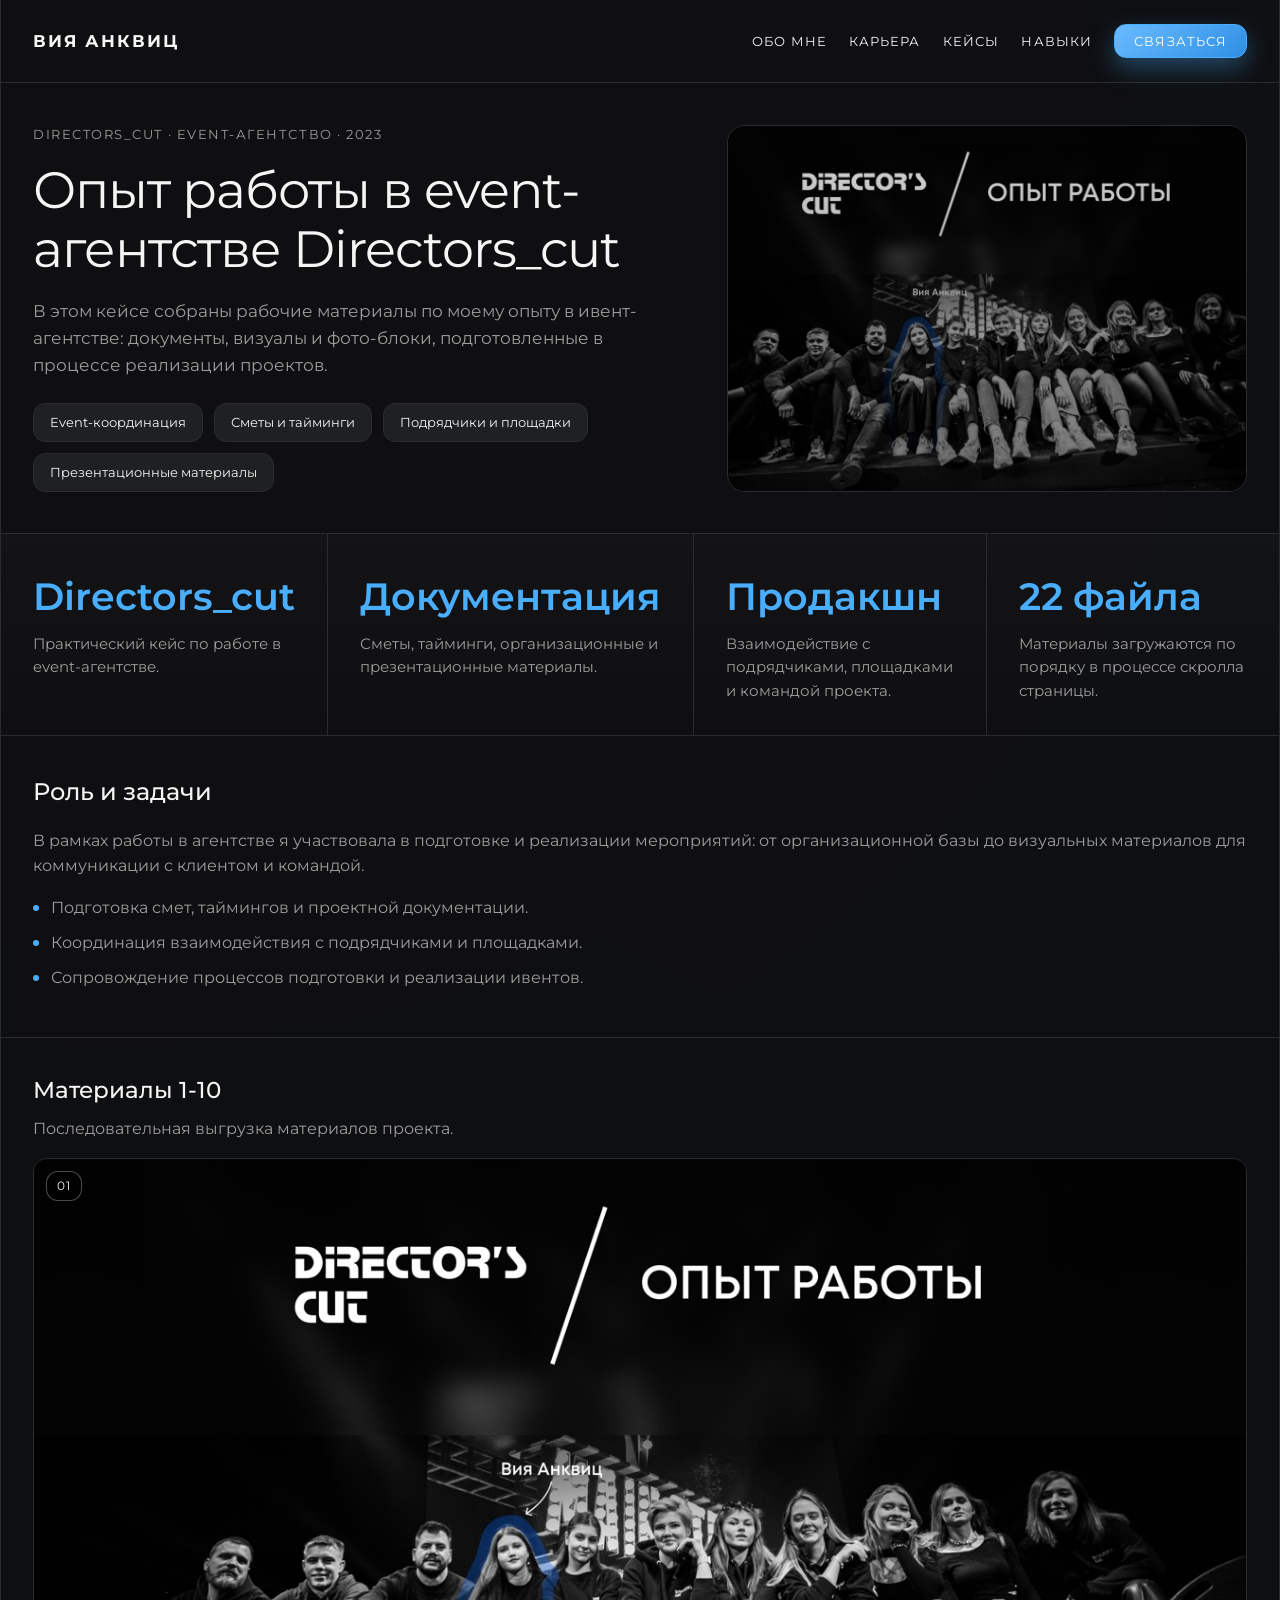
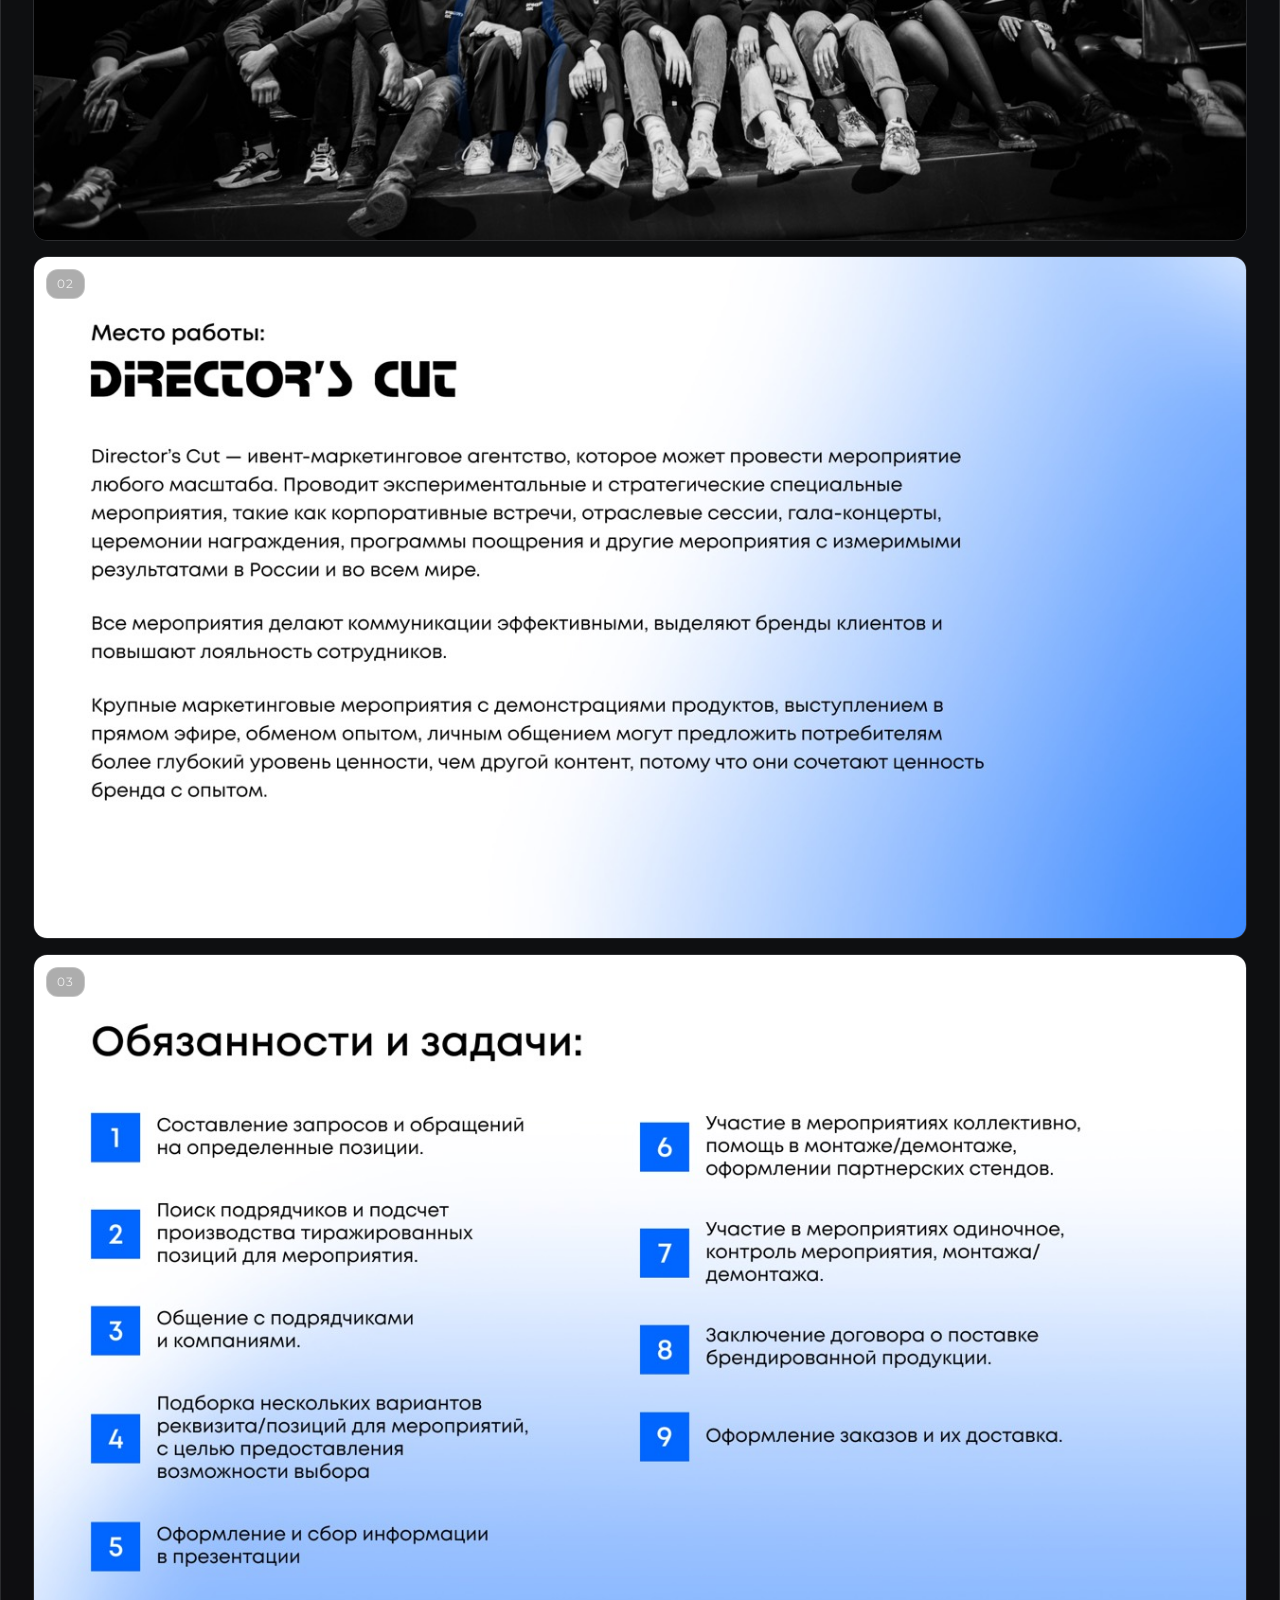
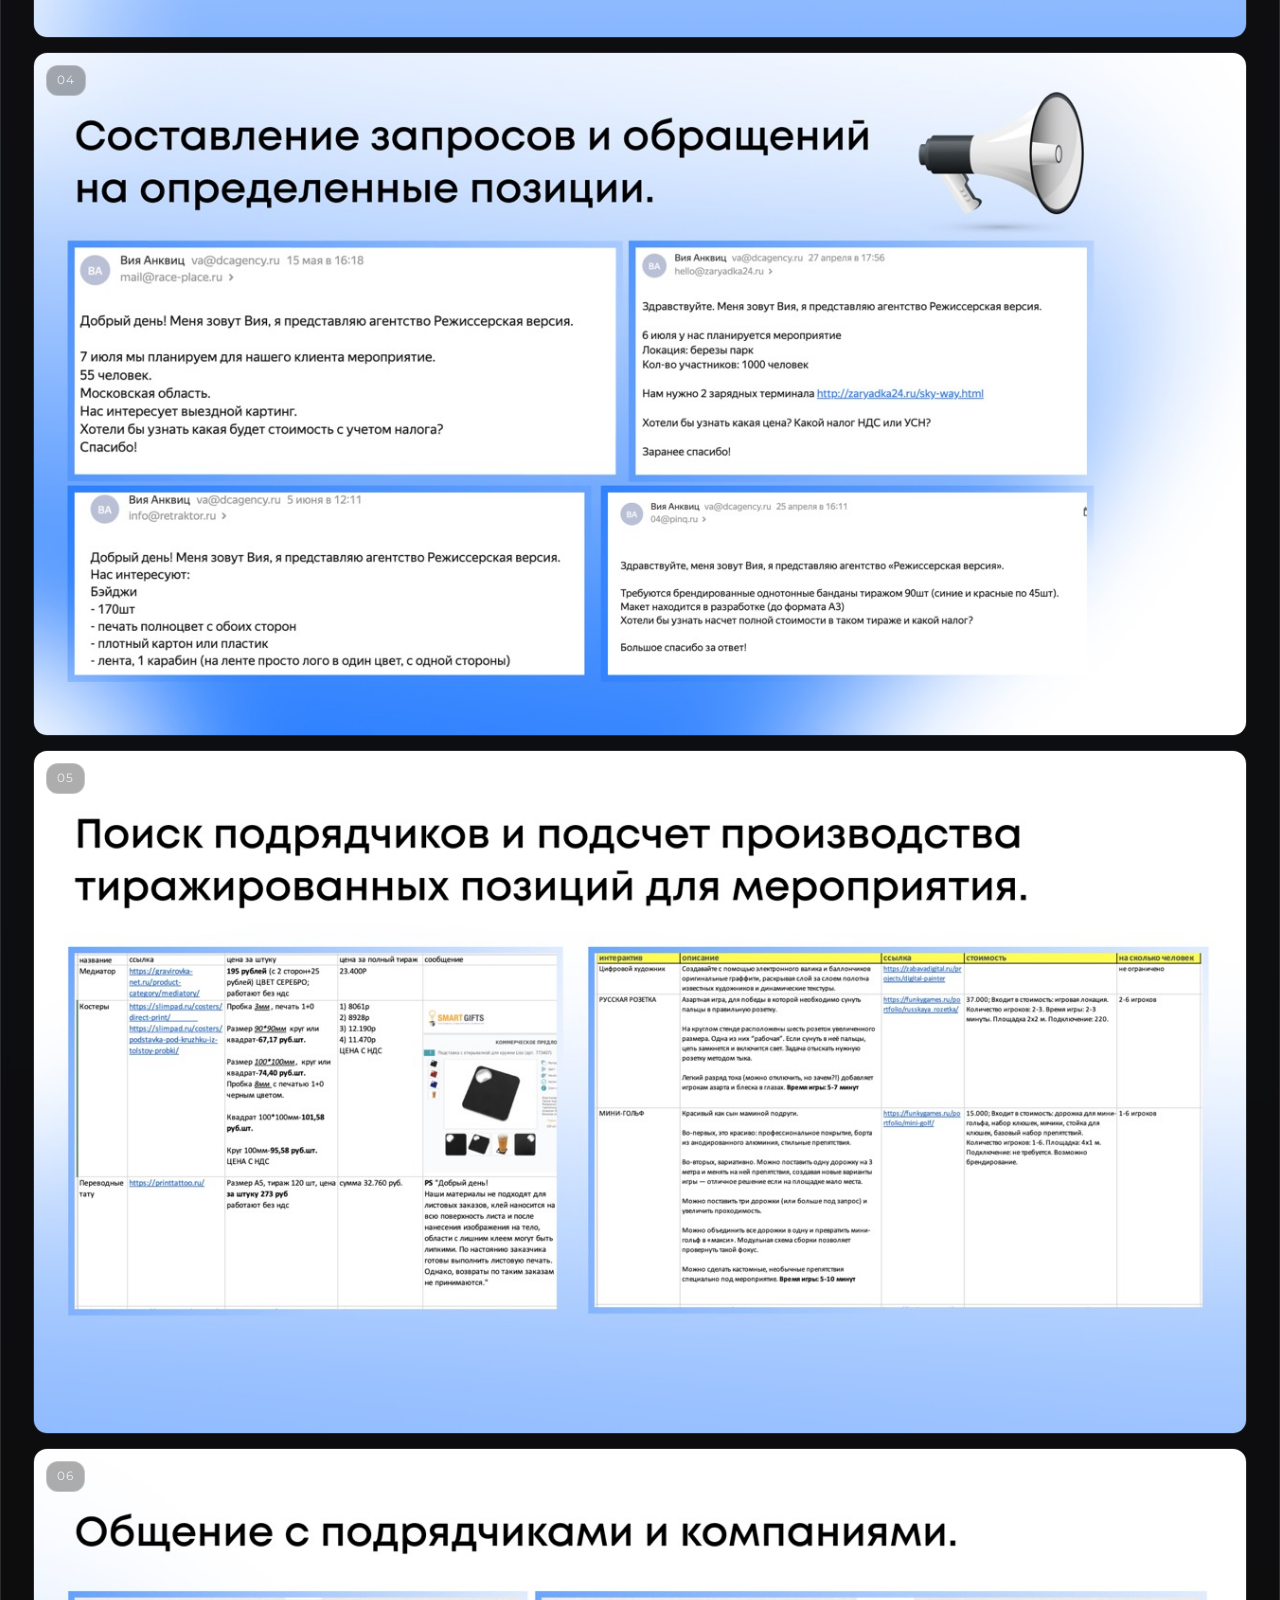
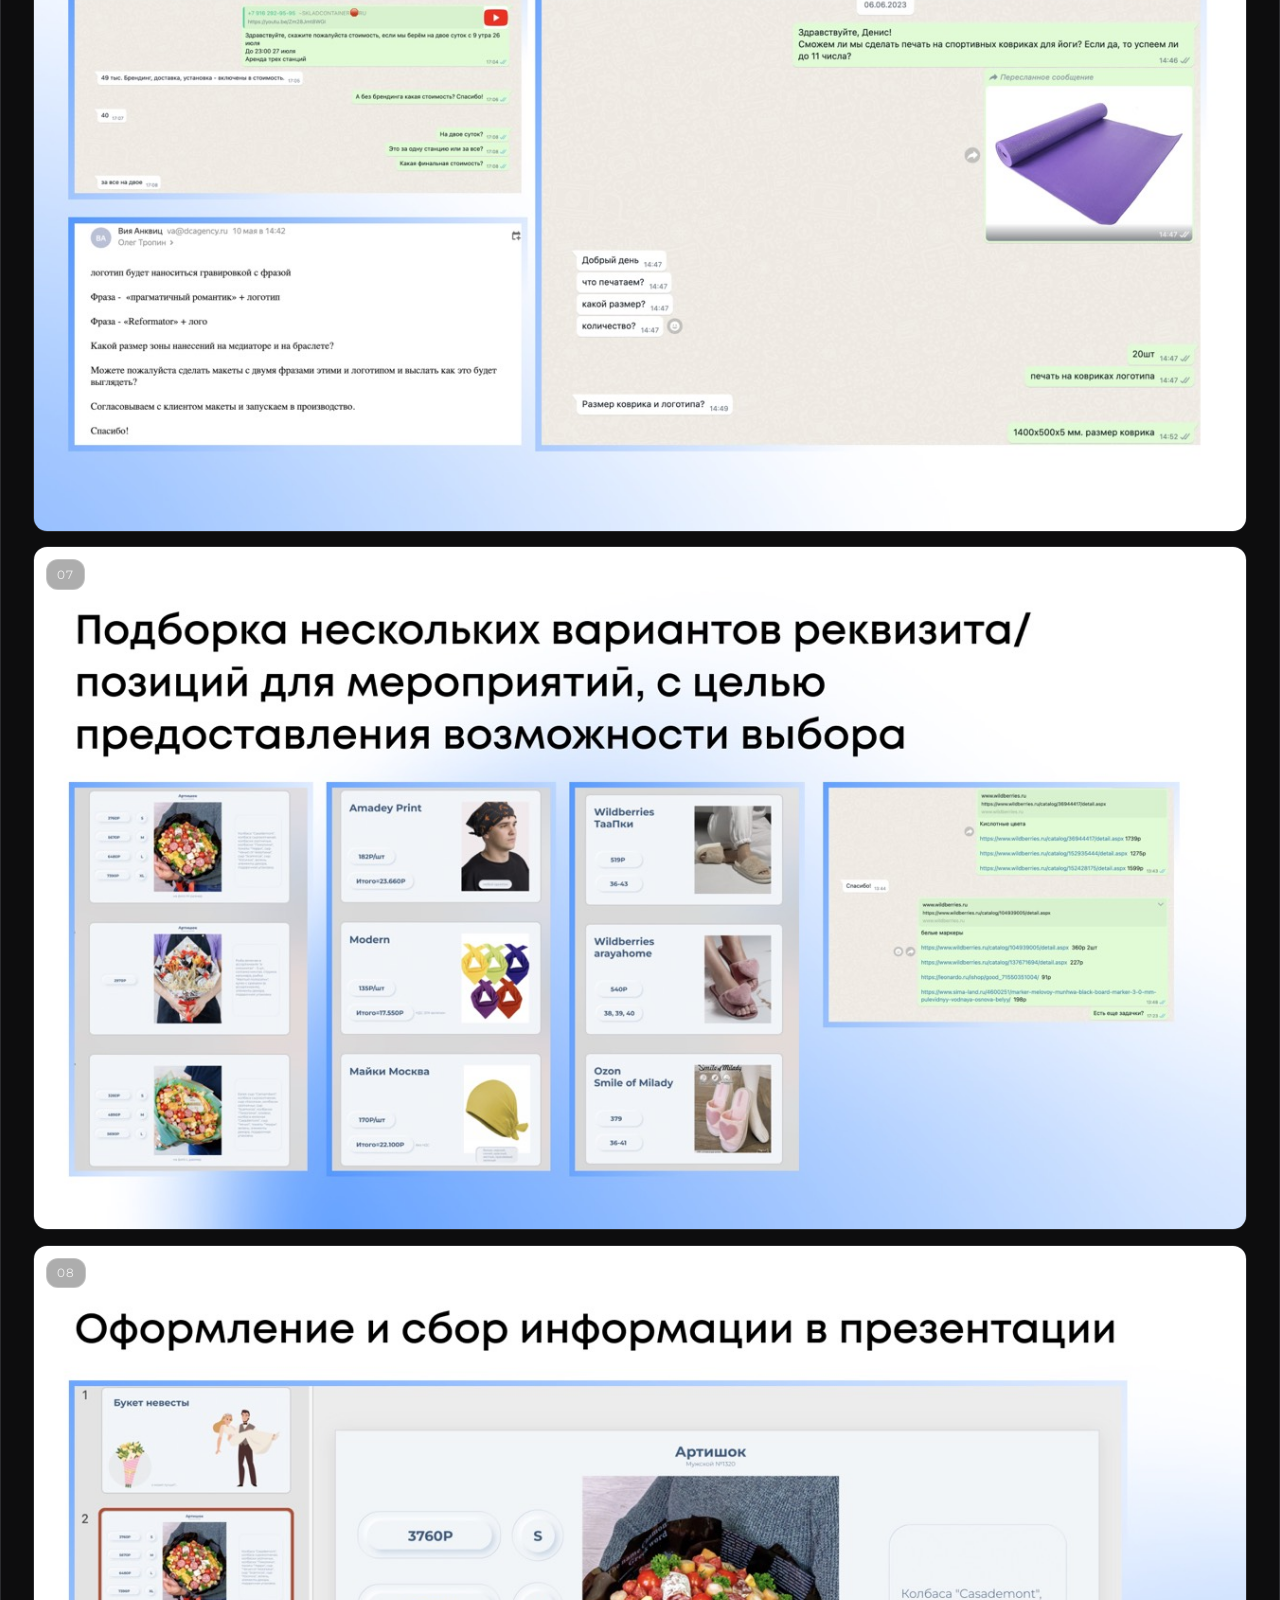
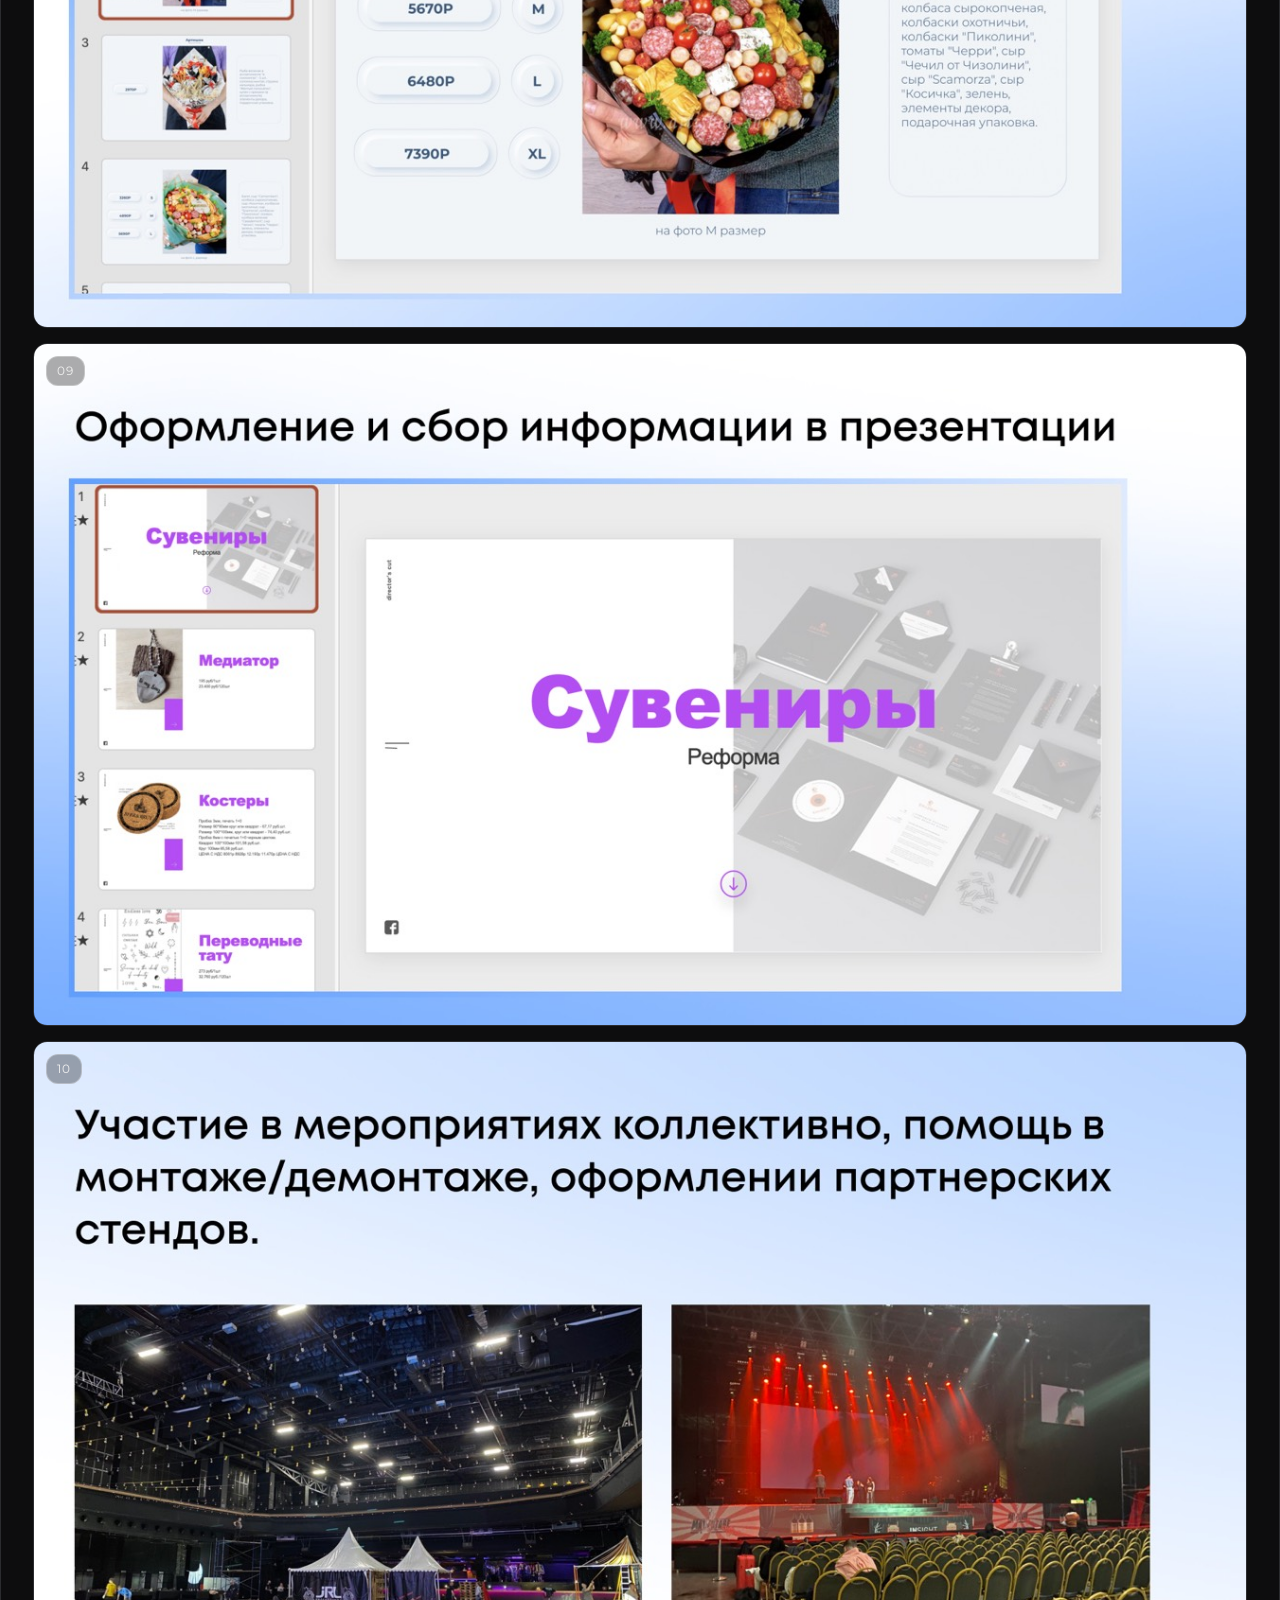
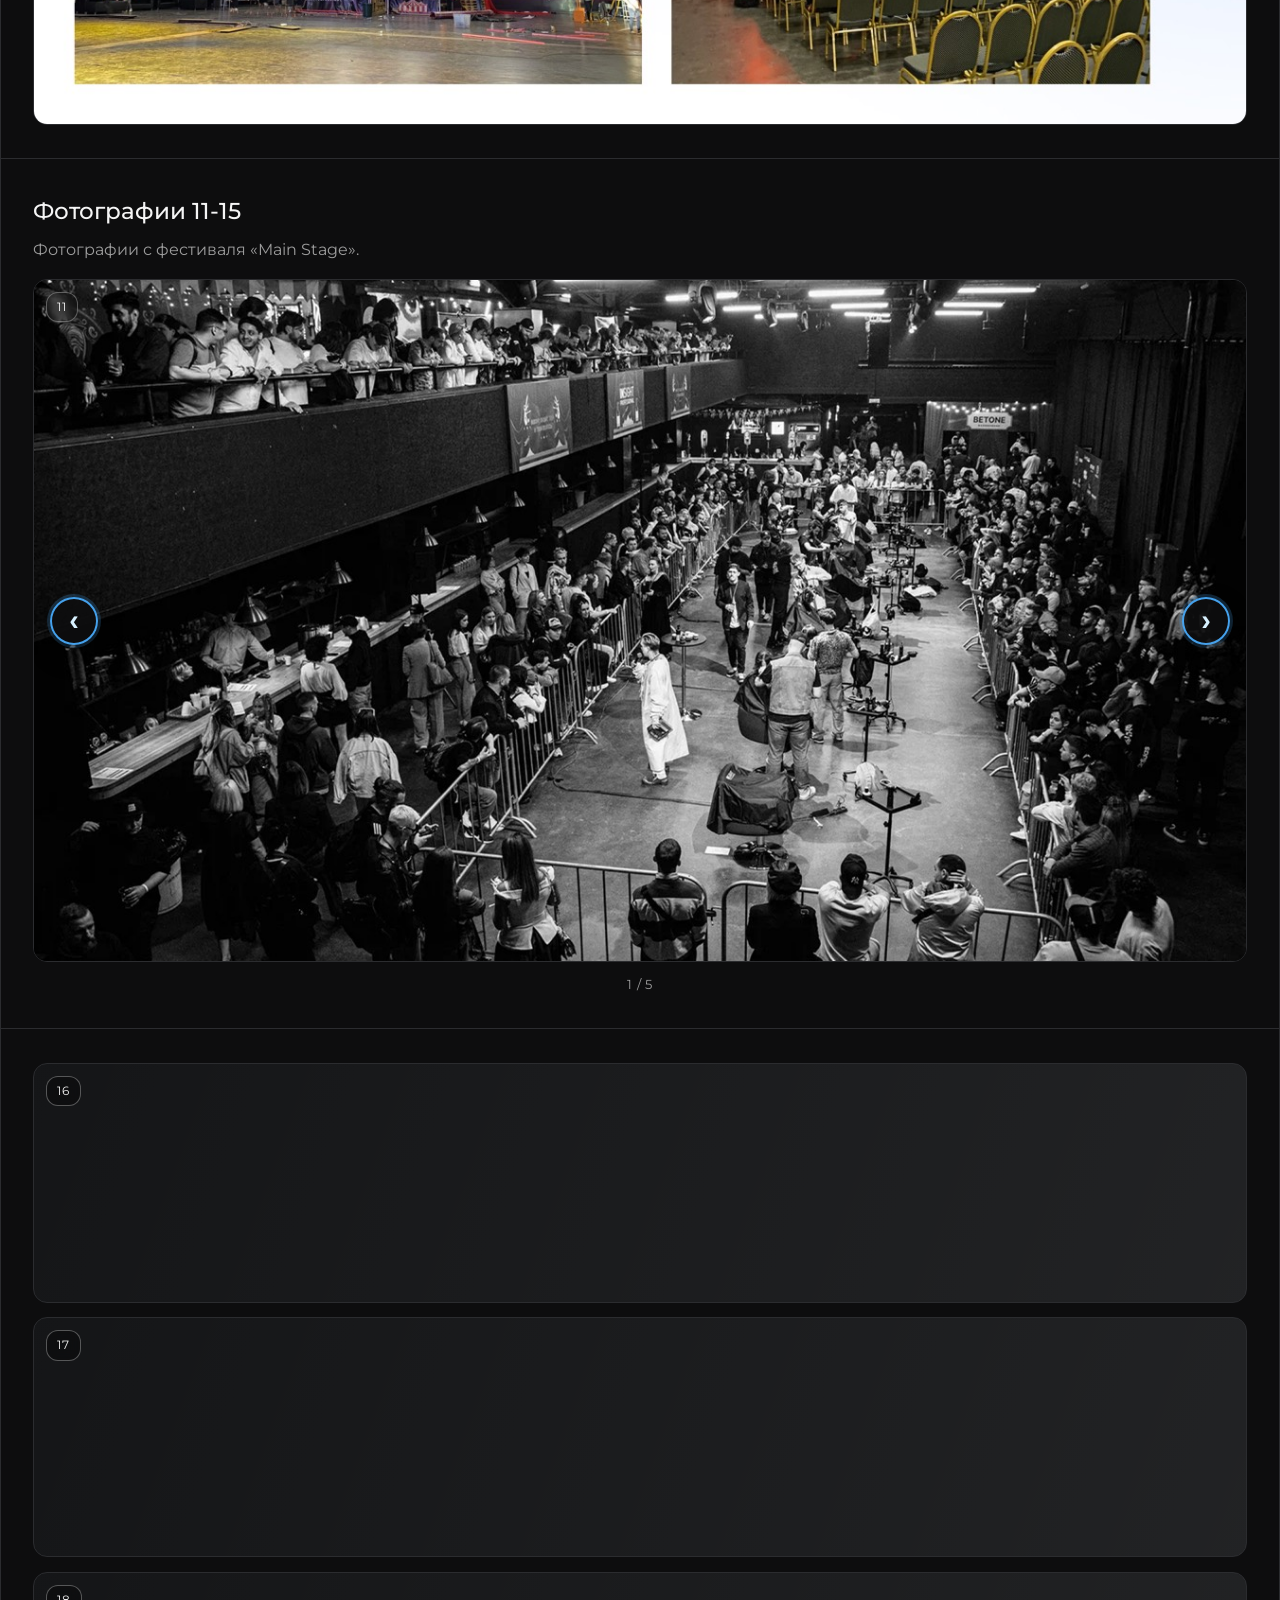
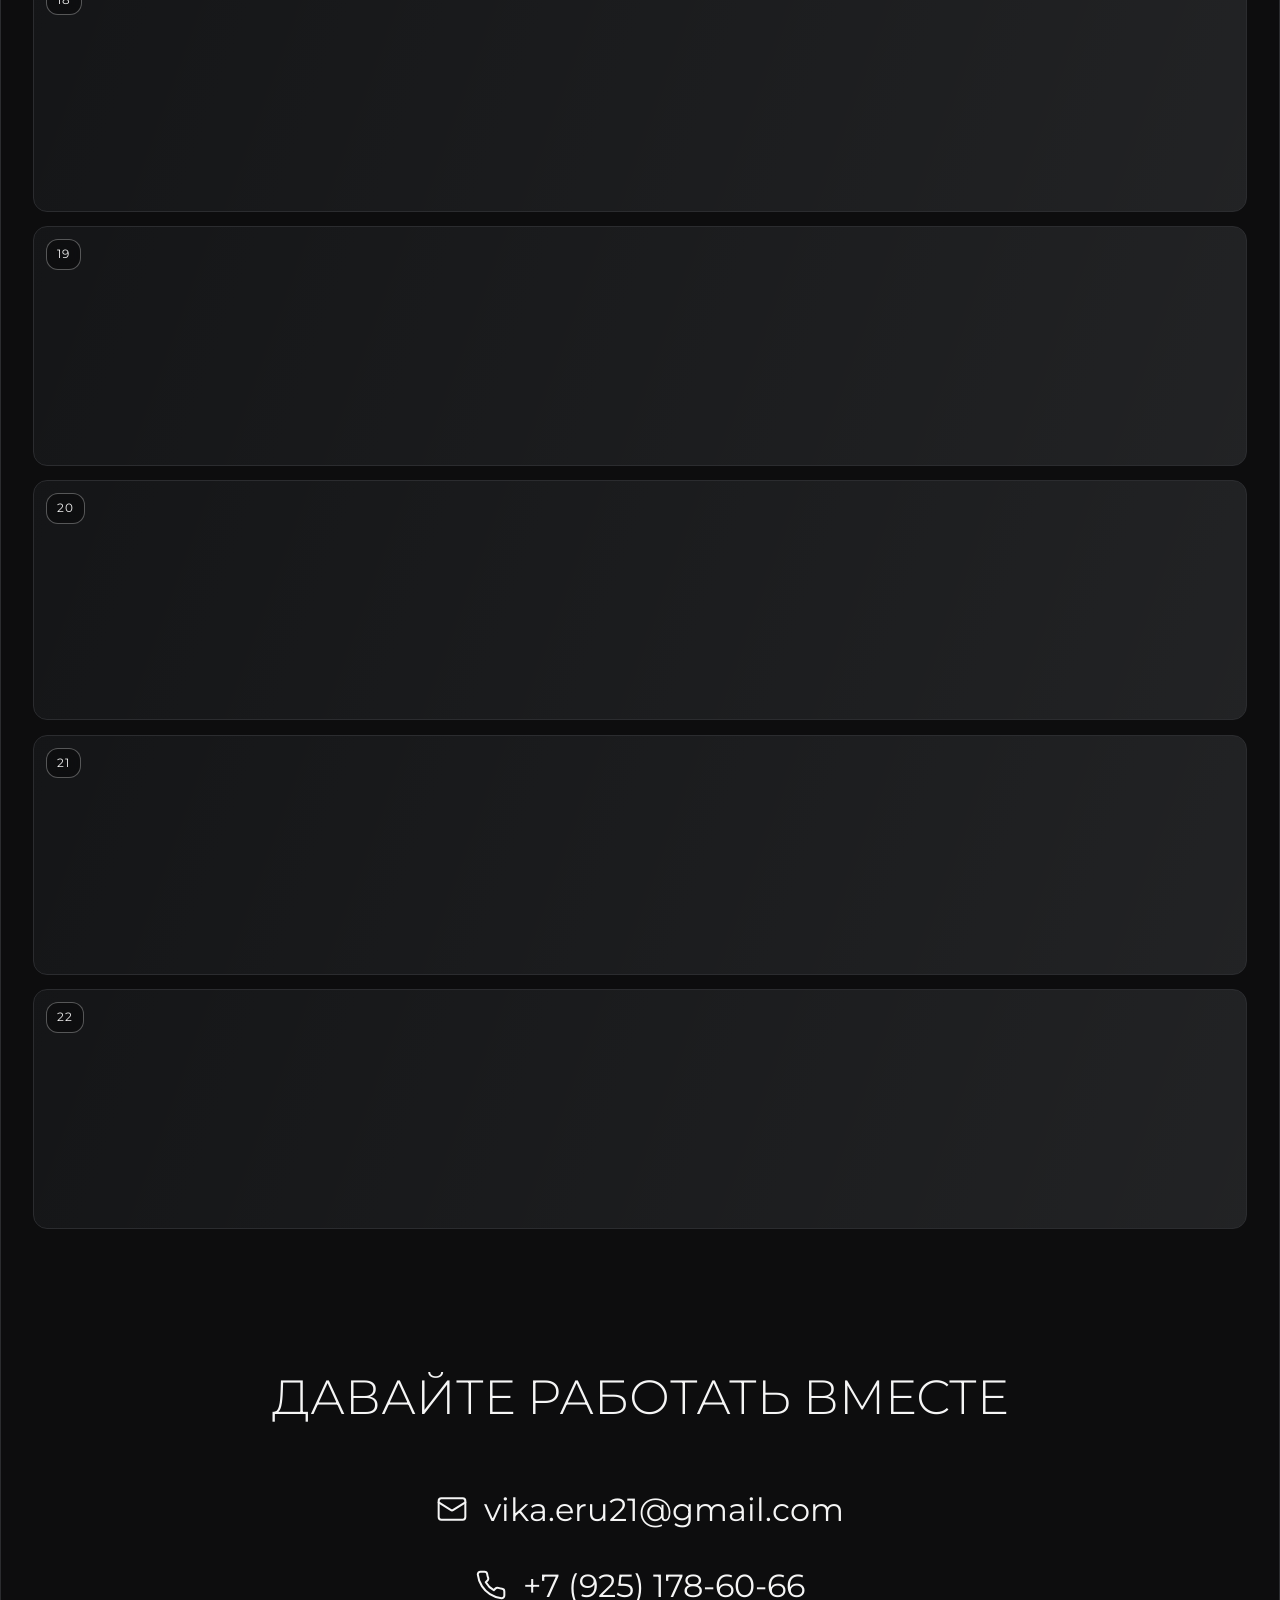
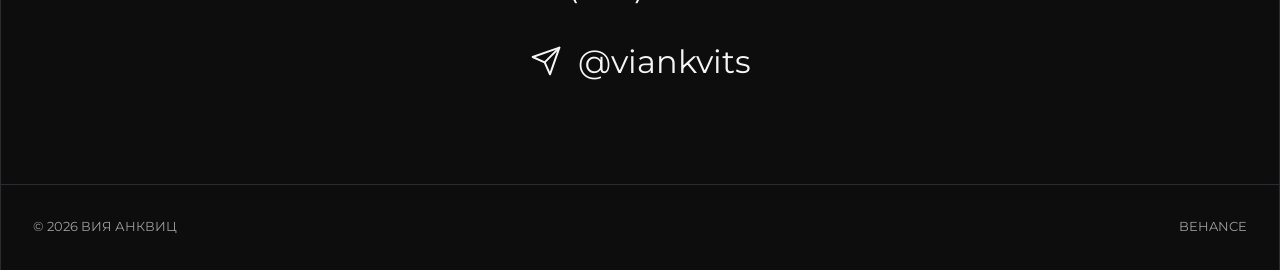
<file: cases/events/case-2/index.html>
<!DOCTYPE html>
<html lang="ru">

<head>
    <meta charset="UTF-8">
    <meta name="viewport" content="width=device-width, initial-scale=1.0">
    <title>Кейс: Directors_cut</title>
    <meta name="description" content="Портфолио Кейс: Directors_cut. Вия Анквиц — специалист по связям с общественностью и дизайну.">
    <meta name="author" content="Вия Анквиц">
    <meta property="og:title" content="Кейс: Directors_cut">
    <meta property="og:description" content="Портфолио Кейс: Directors_cut. Вия Анквиц — специалист по связям с общественностью и дизайну.">
    <meta property="og:type" content="website">
    <link rel="icon" href="../../../favicon.png" type="image/png">
    <link rel="preconnect" href="https://fonts.googleapis.com">
    <link rel="preconnect" href="https://fonts.gstatic.com" crossorigin>
    <link href="https://fonts.googleapis.com/css2?family=Montserrat:wght@300;400;500;600;700&amp;display=swap"
        rel="stylesheet">
    <link rel="stylesheet" href="case-style.css">
    <link rel="stylesheet" href="../../../assets/css/footer.css">
</head>

<body>
    <div class="site-loader" id="site-loader" aria-live="polite" aria-label="Загрузка сайта">
        <div class="butterfly-loader" aria-hidden="true"><span></span></div>
        <p class="loader-text">Загружаем кейс</p>
    </div>
    <main class="case-page dribbble-case">
        <header class="site-header">
            <a class="logo" href="../../../index.html">ВИЯ АНКВИЦ</a>
            <button class="burger-menu" aria-label="Menu">
                <span></span>
                <span></span>
                <span></span>
            </button>
            <nav class="site-nav">
                <a href="../../../index.html#about" class="nav-link">Обо мне</a>
                <a href="../../../index.html#career" class="nav-link">Карьера</a>
                <a href="../../../index.html#cases" class="nav-link">Кейсы</a>
                <a href="../../../index.html#skills" class="nav-link">Навыки</a>
                <a href="../../../index.html#contact" class="btn-contact nav-link">Связаться</a>
            </nav>
        </header>

        <section class="case-hero">
            <div class="hero-copy">
                <p class="eyebrow">Directors_cut · Event-агентство · 2023</p>
                <h1>Опыт работы в event-агентстве Directors_cut</h1>
                <p class="hero-text">
                    В этом кейсе собраны рабочие материалы по моему опыту в ивент-агентстве:
                    документы, визуалы и фото-блоки, подготовленные в процессе реализации проектов.
                </p>
                <ul class="hero-tags">
                    <li>Event-координация</li>
                    <li>Сметы и тайминги</li>
                    <li>Подрядчики и площадки</li>
                    <li>Презентационные материалы</li>
                </ul>
            </div>
            <div class="hero-visual">
                <img src="optimized/1-1280.jpg"
                    srcset="optimized/1-640.jpg 640w, optimized/1-960.jpg 960w, optimized/1-1280.jpg 1280w"
                    sizes="(max-width: 700px) 100vw, (max-width: 1100px) 92vw, 520px"
                    decoding="async"
                    alt="Материал кейса Directors_cut — первый экран">
            </div>
        </section>

        <section class="kpi-section">
            <article class="kpi-card">
                <p class="kpi-value">Directors_cut</p>
                <p class="kpi-label">Практический кейс по работе в event-агентстве.</p>
            </article>
            <article class="kpi-card">
                <p class="kpi-value">Документация</p>
                <p class="kpi-label">Сметы, тайминги, организационные и презентационные материалы.</p>
            </article>
            <article class="kpi-card">
                <p class="kpi-value">Продакшн</p>
                <p class="kpi-label">Взаимодействие с подрядчиками, площадками и командой проекта.</p>
            </article>
            <article class="kpi-card">
                <p class="kpi-value">22 файла</p>
                <p class="kpi-label">Материалы загружаются по порядку в процессе скролла страницы.</p>
            </article>
        </section>

        <section class="detail-section detail-section--single">
            <article class="detail-card">
                <h2>Роль и задачи</h2>
                <p>
                    В рамках работы в агентстве я участвовала в подготовке и реализации мероприятий:
                    от организационной базы до визуальных материалов для коммуникации с клиентом и командой.
                </p>
                <ul>
                    <li>Подготовка смет, таймингов и проектной документации.</li>
                    <li>Координация взаимодействия с подрядчиками и площадками.</li>
                    <li>Сопровождение процессов подготовки и реализации ивентов.</li>
                </ul>
            </article>
        </section>

        <section class="materials-section" aria-label="Материалы кейса Directors_cut 1-10">
            <div class="materials-header">
                <h2>Материалы 1-10</h2>
                <p>Последовательная выгрузка материалов проекта.</p>
            </div>
            <div class="materials-grid">
                <article class="material-card"><p class="material-number">01</p><img data-lazy-src="1.png" alt="Кейс Directors_cut — материал 1"></article>
                <article class="material-card"><p class="material-number">02</p><img data-lazy-src="2.png" alt="Кейс Directors_cut — материал 2"></article>
                <article class="material-card"><p class="material-number">03</p><img data-lazy-src="3.png" alt="Кейс Directors_cut — материал 3"></article>
                <article class="material-card"><p class="material-number">04</p><img data-lazy-src="4.png" alt="Кейс Directors_cut — материал 4"></article>
                <article class="material-card"><p class="material-number">05</p><img data-lazy-src="5.png" alt="Кейс Directors_cut — материал 5"></article>
                <article class="material-card"><p class="material-number">06</p><img data-lazy-src="6.png" alt="Кейс Directors_cut — материал 6"></article>
                <article class="material-card"><p class="material-number">07</p><img data-lazy-src="7.png" alt="Кейс Directors_cut — материал 7"></article>
                <article class="material-card"><p class="material-number">08</p><img data-lazy-src="8.png" alt="Кейс Directors_cut — материал 8"></article>
                <article class="material-card"><p class="material-number">09</p><img data-lazy-src="9.png" alt="Кейс Directors_cut — материал 9"></article>
                <article class="material-card"><p class="material-number">10</p><img data-lazy-src="10.png" alt="Кейс Directors_cut — материал 10"></article>
            </div>
        </section>

        <section class="materials-section" aria-label="Фотографии с фестиваля Main Stage 11-15">
            <div class="materials-header">
                <h2>Фотографии 11-15</h2>
                <p>Фотографии с фестиваля «Main Stage».</p>
            </div>
            <div class="photo-slider" id="photo-slider">
                <button class="slider-arrow slider-arrow--prev" id="slider-prev" type="button" aria-label="Предыдущая фотография">‹</button>
                <div class="photo-slider-viewport">
                    <article class="photo-slide is-active"><p class="material-number">11</p><img data-lazy-src="11.png" alt="Кейс Directors_cut — фотография 11"></article>
                    <article class="photo-slide"><p class="material-number">12</p><img data-lazy-src="12.png" alt="Кейс Directors_cut — фотография 12"></article>
                    <article class="photo-slide"><p class="material-number">13</p><img data-lazy-src="13.png" alt="Кейс Directors_cut — фотография 13"></article>
                    <article class="photo-slide"><p class="material-number">14</p><img data-lazy-src="14.png" alt="Кейс Directors_cut — фотография 14"></article>
                    <article class="photo-slide"><p class="material-number">15</p><img data-lazy-src="15.png" alt="Кейс Directors_cut — фотография 15"></article>
                </div>
                <button class="slider-arrow slider-arrow--next" id="slider-next" type="button" aria-label="Следующая фотография">›</button>
            </div>
            <p class="slider-counter" id="slider-counter" aria-live="polite">1 / 5</p>
        </section>

        <section class="materials-section" aria-label="Материалы кейса Directors_cut 16-22">
            <div class="materials-grid">
                <article class="material-card"><p class="material-number">16</p><img data-lazy-src="16.png" alt="Кейс Directors_cut — материал 16"></article>
                <article class="material-card"><p class="material-number">17</p><img data-lazy-src="17.png" alt="Кейс Directors_cut — материал 17"></article>
                <article class="material-card"><p class="material-number">18</p><img data-lazy-src="18.png" alt="Кейс Directors_cut — материал 18"></article>
                <article class="material-card"><p class="material-number">19</p><img data-lazy-src="19.png" alt="Кейс Directors_cut — материал 19"></article>
                <article class="material-card"><p class="material-number">20</p><img data-lazy-src="20.png" alt="Кейс Directors_cut — материал 20"></article>
                <article class="material-card"><p class="material-number">21</p><img data-lazy-src="21.png" alt="Кейс Directors_cut — материал 21"></article>
                <article class="material-card"><p class="material-number">22</p><img data-lazy-src="22.png" alt="Кейс Directors_cut — материал 22"></article>
            </div>
        </section>

        
            <footer class="site-footer" id="contact">
            <div class="footer-content">
                <h2>ДАВАЙТЕ РАБОТАТЬ ВМЕСТЕ</h2>
                <div class="contact-links">
                    <a href="mailto:vika.eru21@gmail.com" class="contact-link email-link">
                        <svg class="contact-icon" xmlns="http://www.w3.org/2000/svg" viewBox="0 0 24 24" fill="none" stroke="currentColor" stroke-width="1.5" stroke-linecap="round" stroke-linejoin="round">
                            <rect x="2" y="4" width="20" height="16" rx="2"></rect>
                            <path d="m22 7-8.97 5.7a1.94 1.94 0 0 1-2.06 0L2 7"></path>
                        </svg>
                        vika.eru21@gmail.com
                    </a>
                    <a href="tel:+79251786066" class="contact-link phone-link">
                        <svg class="contact-icon" xmlns="http://www.w3.org/2000/svg" viewBox="0 0 24 24" fill="none" stroke="currentColor" stroke-width="1.5" stroke-linecap="round" stroke-linejoin="round">
                            <path d="M22 16.92v3a2 2 0 0 1-2.18 2 19.79 19.79 0 0 1-8.63-3.07 19.5 19.5 0 0 1-6-6 19.79 19.79 0 0 1-3.07-8.67A2 2 0 0 1 4.11 2h3a2 2 0 0 1 2 1.72 12.84 12.84 0 0 0 .7 2.81 2 2 0 0 1-.45 2.11L8.09 9.91a16 16 0 0 0 6 6l1.27-1.27a2 2 0 0 1 2.11-.45 12.84 12.84 0 0 0 2.81.7A2 2 0 0 1 22 16.92z"></path>
                        </svg>
                        +7 (925) 178-60-66
                    </a>
                    <a href="https://t.me/viankvits" target="_blank" class="contact-link telegram-link">
                        <svg class="contact-icon" xmlns="http://www.w3.org/2000/svg" viewBox="0 0 24 24" fill="none" stroke="currentColor" stroke-width="1.5" stroke-linecap="round" stroke-linejoin="round">
                            <line x1="22" y1="2" x2="11" y2="13"></line>
                            <polygon points="22 2 15 22 11 13 2 9 22 2"></polygon>
                        </svg>
                        @viankvits
                    </a>
                </div>
            </div>
            <div class="footer-bottom">
                <span>© 2026 ВИЯ АНКВИЦ</span>
                <div class="socials">
                    <a href="https://behance.net/ankvits" target="_blank">Behance</a>
                </div>
            </div>
        </footer>
</main>
    <script>
        const pageLoader = document.getElementById('site-loader');
        let loaderHidden = false;

        const hideLoader = () => {
            if (!pageLoader || loaderHidden) return;
            loaderHidden = true;
            pageLoader.classList.add('is-hidden');
            document.body.classList.remove('loader-lock');
            setTimeout(() => pageLoader.remove(), 420);
        };

        if (pageLoader) {
            document.body.classList.add('loader-lock');
            window.addEventListener('load', () => setTimeout(hideLoader, 280), { once: true });
            setTimeout(hideLoader, 4200);
        }

        const burgerMenu = document.querySelector('.burger-menu');
        const siteHeader = document.querySelector('.site-header');

        if (burgerMenu && siteHeader) {
            burgerMenu.addEventListener('click', function () {
                siteHeader.classList.toggle('active');
                document.body.classList.toggle('no-scroll');
            });

            document.querySelectorAll('.nav-link').forEach(link => {
                link.addEventListener('click', () => {
                    siteHeader.classList.remove('active');
                    document.body.classList.remove('no-scroll');
                });
            });
        }

        const lazyImages = Array.from(document.querySelectorAll('img[data-lazy-src]'));

        const buildResponsiveCaseImage = (source) => {
            const match = source.match(/^(\d+)\.(?:png|jpe?g)$/i);
            if (!match) return null;
            const id = match[1];
            return {
                src: `optimized/${id}-1280.jpg`,
                srcset: `optimized/${id}-640.jpg 640w, optimized/${id}-960.jpg 960w, optimized/${id}-1280.jpg 1280w`,
                sizes: '(max-width: 700px) 100vw, (max-width: 1100px) 92vw, 1280px'
            };
        };

        const loadLazyImage = (img) => {
            const src = img.getAttribute('data-lazy-src');
            if (!src) return;

            const responsive = buildResponsiveCaseImage(src);
            if (responsive) {
                img.src = responsive.src;
                img.srcset = responsive.srcset;
                img.sizes = responsive.sizes;
                img.setAttribute('data-fallback-src', src);
            } else {
                img.src = src;
            }
            img.removeAttribute('data-lazy-src');

            img.addEventListener('load', () => {
                const card = img.closest('.material-card, .photo-slide');
                if (card) card.classList.add('is-loaded');
            }, { once: true });

            const handleImageError = () => {
                const fallbackSrc = img.getAttribute('data-fallback-src');
                if (fallbackSrc) {
                    img.removeAttribute('srcset');
                    img.removeAttribute('sizes');
                    img.removeAttribute('data-fallback-src');
                    img.src = fallbackSrc;
                    return;
                }
                const card = img.closest('.material-card, .photo-slide');
                if (card) card.classList.add('is-error');
                img.removeEventListener('error', handleImageError);
            };

            img.addEventListener('error', handleImageError);
        };

        const photoSlider = document.getElementById('photo-slider');
        const sliderCounter = document.getElementById('slider-counter');
        const sliderPrev = document.getElementById('slider-prev');
        const sliderNext = document.getElementById('slider-next');

        if (photoSlider && sliderPrev && sliderNext && sliderCounter) {
            const slides = Array.from(photoSlider.querySelectorAll('.photo-slide'));
            let activeSlide = 0;

            const setSlide = (index) => {
                if (!slides.length) return;

                activeSlide = (index + slides.length) % slides.length;
                slides.forEach((slide, slideIndex) => {
                    slide.classList.toggle('is-active', slideIndex === activeSlide);
                });

                const activeImg = slides[activeSlide].querySelector('img[data-lazy-src]');
                if (activeImg) loadLazyImage(activeImg);

                const nextSlideIndex = (activeSlide + 1) % slides.length;
                const nextImg = slides[nextSlideIndex].querySelector('img[data-lazy-src]');
                if (nextImg) loadLazyImage(nextImg);

                sliderCounter.textContent = `${activeSlide + 1} / ${slides.length}`;
            };

            sliderPrev.addEventListener('click', () => setSlide(activeSlide - 1));
            sliderNext.addEventListener('click', () => setSlide(activeSlide + 1));
            setSlide(0);
        }

        if ('IntersectionObserver' in window) {
            const lazyObserver = new IntersectionObserver((entries, observer) => {
                entries.forEach((entry) => {
                    if (!entry.isIntersecting) return;
                    const img = entry.target;
                    loadLazyImage(img);
                    observer.unobserve(img);
                });
            }, { rootMargin: '280px 0px' });

            lazyImages.forEach((img) => lazyObserver.observe(img));
        } else {
            lazyImages.forEach(loadLazyImage);
        }

    </script>
</body>

</html>
</file>
<file: assets/css/style.css>
:root {
  --bg-color: #111111;
  --text-color: #ffffff;
  --text-secondary: #888888;
  --border-color: #333333;
  --accent-red: #d32f2f;
  --contact-red: #d33a3a;
  --control-radius: 12px;
  /* Kept for subtle highlights if needed */
  --tag-bg: #1a1a1a;
  --font-main: "Montserrat", sans-serif;
}

* {
  margin: 0;
  padding: 0;
  box-sizing: border-box;
}

body {
  background-color: var(--bg-color);
  color: var(--text-color);
  font-family: var(--font-main);
  line-height: 1.5;
  -webkit-font-smoothing: antialiased;
}

.loader-lock {
  overflow: hidden;
}

a {
  color: inherit;
  text-decoration: none;
  transition: opacity 0.3s;
}

a:hover {
  opacity: 0.7;
}

.site-loader {
  position: fixed;
  inset: 0;
  z-index: 9999;
  display: flex;
  flex-direction: column;
  justify-content: center;
  align-items: center;
  gap: 1rem;
  background:
    radial-gradient(
      circle at 20% 15%,
      rgba(211, 47, 47, 0.22) 0%,
      transparent 42%
    ),
    radial-gradient(
      circle at 80% 85%,
      rgba(255, 255, 255, 0.08) 0%,
      transparent 30%
    ),
    rgba(10, 10, 10, 0.96);
  transition:
    opacity 0.38s ease,
    visibility 0.38s ease;
}

.site-loader.is-hidden {
  opacity: 0;
  visibility: hidden;
  pointer-events: none;
}

.butterfly-loader {
  position: relative;
  width: 4.2rem;
  height: 4.2rem;
  animation: loader-fly-core 1.8s linear infinite;
}

.butterfly-loader,
.butterfly-loader:before,
.butterfly-loader:after {
  animation-duration: 1.8s;
  animation-timing-function: linear;
  animation-iteration-count: infinite;
}

.butterfly-loader:before,
.butterfly-loader:after {
  content: "";
  position: absolute;
  top: 0;
  left: 0;
  width: 100%;
  height: 50%;
  transform-origin: 50% 100%;
  clip-path: polygon(0 0, 100% 0, 50% 100%);
}

.butterfly-loader:before {
  background: linear-gradient(135deg, #ff5a5a, #d32f2f);
  animation-name: loader-fly-left;
}

.butterfly-loader:after {
  background: linear-gradient(225deg, #ffffff, #a3a3a3);
  animation-name: loader-fly-right;
}

.butterfly-loader span {
  position: absolute;
  left: 50%;
  top: 42%;
  width: 0.35rem;
  height: 1.4rem;
  transform: translate(-50%, -50%);
  border-radius: 999px;
  background: linear-gradient(180deg, #f7f7f7, #8a8a8a);
  box-shadow: 0 0 15px rgba(255, 255, 255, 0.2);
}

.loader-text {
  font-size: 0.74rem;
  letter-spacing: 0.14em;
  text-transform: uppercase;
  color: var(--text-secondary);
}

@keyframes loader-fly-core {
  from,
  to {
    transform: translateY(0);
  }

  50% {
    transform: translateY(24%);
  }
}

@keyframes loader-fly-left {
  from,
  50%,
  to {
    transform: rotate(62deg);
  }

  25%,
  75% {
    transform: rotate(118deg);
  }
}

@keyframes loader-fly-right {
  from,
  50%,
  to {
    transform: rotate(298deg);
  }

  25%,
  75% {
    transform: rotate(242deg);
  }
}

/* Grid Layout wrapper */
.grid-container {
  max-width: 1600px;
  margin: 0 auto;
  border-left: 1px solid var(--border-color);
  border-right: 1px solid var(--border-color);
  min-height: 100vh;
  display: flex;
  flex-direction: column;
}

/* Header */
.site-header {
  display: flex;
  justify-content: space-between;
  align-items: center;
  padding: 2rem;
  border-bottom: 1px solid var(--border-color);
}

.logo {
  font-weight: 700;
  font-size: 1.2rem;
  letter-spacing: 2px;
}

nav {
  display: flex;
  gap: 2rem;
  align-items: center;
}

nav a {
  font-size: 0.9rem;
  text-transform: uppercase;
  font-weight: 500;
  letter-spacing: 1px;
}

.btn-contact {
  display: inline-flex;
  align-items: center;
  justify-content: center;
  border: 1px solid var(--contact-red);
  background: linear-gradient(140deg, #d33a3a 0%, #b72a2a 100%);
  color: #ffffff;
  padding: 0.5rem 1.45rem;
  border-radius: var(--control-radius);
  box-shadow: 0 10px 24px rgba(211, 47, 47, 0.24);
  transition:
    transform 0.2s ease,
    box-shadow 0.2s ease,
    background 0.2s ease,
    border-color 0.2s ease;
}

.btn-contact:hover {
  background: linear-gradient(140deg, #de4343 0%, #c12b2b 100%);
  border-color: #de4343;
  color: #ffffff;
  transform: translateY(-1px);
  box-shadow: 0 12px 28px rgba(211, 47, 47, 0.3);
  opacity: 1;
}

/* Hero Section */
.hero-section {
  display: grid;
  grid-template-columns: 1fr 1fr;
  border-bottom: 1px solid var(--border-color);
  min-height: 60vh;
}

.hero-content {
  padding: 4rem;
  display: flex;
  flex-direction: column;
  justify-content: center;
  border-right: 1px solid var(--border-color);
}

.hero-content h1 {
  font-size: 4rem;
  font-weight: 300;
  line-height: 1.1;
  margin-bottom: 2rem;
  letter-spacing: -2px;
}

.hero-bio {
  font-size: 1.2rem;
  color: var(--text-secondary);
  max-width: 400px;
  margin-bottom: 2rem;
}

.btn-primary {
  display: inline-flex;
  align-items: center;
  justify-content: center;
  min-width: 210px;
  min-height: 52px;
  padding: 0.9rem 1.5rem;
  border: 1px solid #d95b5b;
  background: linear-gradient(140deg, #d33a3a 0%, #b72a2a 100%);
  color: #ffffff;
  border-radius: var(--control-radius);
  font-weight: 600;
  text-transform: none;
  font-size: 0.92rem;
  letter-spacing: 0.02em;
  white-space: nowrap;
  box-shadow: 0 10px 24px rgba(211, 47, 47, 0.24);
  transition:
    transform 0.2s ease,
    box-shadow 0.2s ease,
    background 0.2s ease,
    opacity 0.2s ease;
}

.btn-primary:hover {
  background: linear-gradient(140deg, #de4343 0%, #c12b2b 100%);
  color: #ffffff;
  transform: translateY(-1px);
  box-shadow: 0 12px 28px rgba(211, 47, 47, 0.3);
  opacity: 1;
}

.btn-secondary {
  display: inline-flex;
  align-items: center;
  justify-content: center;
  min-width: 210px;
  min-height: 52px;
  padding: 0.9rem 1.5rem;
  border: 1px solid rgba(255, 255, 255, 0.24);
  background: rgba(255, 255, 255, 0.04);
  color: #f2f2f2;
  border-radius: var(--control-radius);
  font-weight: 600;
  text-transform: none;
  font-size: 0.92rem;
  letter-spacing: 0.02em;
  white-space: nowrap;
  margin-left: 0;
  transition:
    transform 0.2s ease,
    border-color 0.2s ease,
    background-color 0.2s ease,
    color 0.2s ease,
    opacity 0.2s ease;
}

.btn-secondary:hover {
  background: rgba(255, 255, 255, 0.1);
  border-color: rgba(255, 255, 255, 0.38);
  color: #ffffff;
  transform: translateY(-1px);
  opacity: 1;
}

.btn-primary:focus-visible,
.btn-secondary:focus-visible {
  outline: 2px solid #ffffff;
  outline-offset: 2px;
}

.hero-image-wrapper {
  position: relative;
  overflow: hidden;
  display: flex;
  align-items: flex-end;
  /* Flush to bottom */
  justify-content: center;
  padding: 2rem 2rem 0 2rem;
  /* Remove bottom padding */
  background-color: #1a1a1a;
  /* Background handled by pseudo-element */
}

.hero-image-wrapper::before {
  content: "";
  position: absolute;
  top: 0;
  left: 0;
  width: 100%;
  height: 100%;
  background-image: url("../images/optimized/hero-bg-1280.jpg");
  background-image: image-set(
    url("../images/optimized/hero-bg-768.jpg") 1x,
    url("../images/optimized/hero-bg-1280.jpg") 1.5x,
    url("../images/optimized/hero-bg-1920.jpg") 2x
  );
  background-size: cover;
  background-position: center;
  filter: grayscale(100%);
  /* B&W by default */
  transition: filter 0.5s ease;
  /* Transition set to 0.5s */
  z-index: 1;
  opacity: 0.2;
  /* Darkened significantly */
}

.hero-image-wrapper:hover::before {
  filter: grayscale(0%);
}

.hero-image-link {
  position: relative;
  z-index: 2;
  /* Above background */
  display: block;
  width: 100%;
  max-width: 400px;
  transition: none;
  /* Disable opacity transition from generic 'a' */
}

.hero-image-link:hover {
  opacity: 1;
  /* Override global a:hover opacity */
}

.hero-image {
  width: 100%;
  height: auto;
  display: block;
  filter: grayscale(100%);
  /* Always B&W by default */
  transition: filter 0.5s ease;
  /* Add transition */
}

.hero-image-wrapper:hover .hero-image {
  filter: grayscale(0%);
  /* Color on hover */
}

/* Ticker */
.ticker-wrap {
  overflow: hidden;
  height: 4rem;
  background-color: var(--bg-color);
  border-bottom: 1px solid var(--border-color);
  display: flex;
  align-items: center;
}

.ticker {
  display: flex;
  white-space: nowrap;
  animation: ticker 40s linear infinite;
  /* Slower, linear, infinite */
}

.ticker__item {
  font-size: 1rem;
  /* Smaller */
  padding: 0 4rem;
  font-weight: 400;
  /* Thinner */
  text-transform: uppercase;
  color: var(--text-secondary);
  letter-spacing: 2px;
}

@keyframes ticker {
  0% {
    transform: translateX(0);
  }

  100% {
    transform: translateX(-50%);
  }
}

/* Career Section */
.career-section {
  display: grid;
  grid-template-columns: 350px 1fr;
  border-bottom: 1px solid var(--border-color);
}

.section-header {
  padding: 3rem;
  border-right: 1px solid var(--border-color);
}

.section-header h2 {
  font-size: 2rem;
  margin-bottom: 1rem;
  font-weight: 400;
  text-transform: uppercase;
}

.section-subtitle {
  font-size: 0.8rem;
  color: var(--text-secondary);
  text-transform: uppercase;
  letter-spacing: 2px;
}

.career-grid {
  display: grid;
  grid-template-columns: 1fr;
  /* Stack cards heavily */
}

.career-card {
  padding: 3rem;
  border-bottom: 1px solid var(--border-color);
  transition: background-color 0.3s;
}

.career-card:last-child {
  border-bottom: none;
}

.career-card:hover {
  background-color: #161616;
}

.job-date {
  display: inline-block;
  padding: 0.5rem 1rem;
  border: 1px solid var(--accent-red);
  color: var(--accent-red);
  border-radius: var(--control-radius);
  font-size: 0.8rem;
  margin-bottom: 1.5rem;
  font-family: monospace;
}

.career-card h3 {
  font-size: 1.8rem;
  margin-bottom: 1rem;
  font-weight: 500;
}

.job-role {
  font-size: 1.1rem;
  color: var(--accent-red);
  margin-bottom: 1rem;
  font-weight: 500;
}

.job-desc {
  list-style: none;
  color: var(--text-secondary);
  font-size: 1rem;
}

.job-desc li {
  margin-bottom: 0.5rem;
  position: relative;
  padding-left: 1.5rem;
}

.job-desc li:before {
  content: "—";
  position: absolute;
  left: 0;
  color: var(--border-color);
}

/* Cases Section */
.cases-section {
  display: grid;
  grid-template-columns: 350px 1fr;
  border-bottom: 1px solid var(--border-color);
}

.cases-content {
  border-left: 1px solid var(--border-color);
  display: flex;
  flex-direction: column;
}

/* Filter */
.cases-filter {
  padding: 2rem;
  border-bottom: 1px solid var(--border-color);
  display: flex;
  flex-wrap: wrap;
  gap: 1rem;
}

.filter-btn {
  background: none;
  border: 1px solid var(--border-color);
  color: var(--text-secondary);
  padding: 0.5rem 1.5rem;
  border-radius: var(--control-radius);
  cursor: pointer;
  font-family: inherit;
  font-size: 0.9rem;
  transition: all 0.3s;
  text-transform: uppercase;
}

.filter-btn:hover,
.filter-btn.active {
  background-color: var(--text-color);
  color: var(--bg-color);
  border-color: var(--text-color);
}

/* Vertical Cases List */
.cases-list {
  display: flex;
  flex-direction: column;
}

.case-card {
  border-bottom: 1px solid var(--border-color);
  padding: 3rem;
  /* Larger padding for vertical layout */
  display: flex;
  gap: 2rem;
  align-items: center;
  position: relative;
  transition:
    background-color 0.25s ease,
    border-color 0.25s ease;
}

.case-card:last-child {
  border-bottom: none;
}

.case-card:hover {
  background-color: #161616;
}

.case-card.is-clickable-card {
  cursor: pointer;
  touch-action: manipulation;
}

.case-card.is-clickable-card:focus-visible {
  outline: 2px solid var(--accent-red);
  outline-offset: -2px;
}

.case-card.is-clickable-card .case-image {
  transition:
    transform 0.35s ease,
    filter 0.35s ease;
}

.case-card.is-clickable-card:hover .case-image,
.case-card.is-clickable-card:focus-visible .case-image {
  transform: scale(1.02);
  filter: saturate(1.08);
}

.case-card.is-clickable-card:hover .case-link,
.case-card.is-clickable-card:focus-visible .case-link {
  text-decoration: underline;
  text-decoration-thickness: 1px;
  text-underline-offset: 3px;
}

.case-image {
  width: 300px;
  height: 200px;
  /* Fixed size for list view */
  flex-shrink: 0;
  border: 1px dashed var(--border-color);
  position: relative;
  overflow: hidden;
}

.case-image.placeholder {
  background-color: #222;
  display: flex;
  align-items: center;
  justify-content: center;
  color: var(--text-secondary);
  font-size: 0.8rem;
}

.case-image.placeholder::after {
  content: "ИЗОБРАЖЕНИЕ";
  letter-spacing: 2px;
}

.case-image.preview {
  border-style: solid;
  background-size: cover;
  background-position: center;
}

.case-info {
  flex: 1;
  display: flex;
  flex-direction: column;
  justify-content: center;
}

.case-meta {
  font-size: 0.8rem;
  color: var(--text-secondary);
  text-transform: uppercase;
  margin-bottom: 0.5rem;
  letter-spacing: 1px;
}

.case-info h3 {
  font-size: 2rem;
  margin-bottom: 1rem;
  font-weight: 500;
}

.case-desc {
  color: var(--text-secondary);
  font-size: 1rem;
  line-height: 1.6;
  margin-bottom: 1.5rem;
  max-width: 600px;
}

.case-link {
  font-size: 0.9rem;
  font-weight: 600;
  text-transform: uppercase;
  color: var(--accent-red);
  letter-spacing: 1px;
  display: inline-block;
}

.case-link:hover {
  opacity: 0.8;
}

@media (prefers-reduced-motion: reduce) {
  .case-card,
  .case-card.is-clickable-card .case-image {
    transition: none;
  }
}

/* Responsive Cases */
@media (max-width: 1024px) {
  .case-card {
    flex-direction: column;
    align-items: flex-start;
  }

  .case-image {
    width: 100%;
    height: auto;
    aspect-ratio: 16/9;
  }
}

/* Split Section (Skills & Education) */
.split-section {
  display: grid;
  grid-template-columns: 1fr 1fr;
  border-bottom: 1px solid var(--border-color);
}

.skills-block,
.education-block {
  padding: 3rem;
}

.skills-block {
  border-right: 1px solid var(--border-color);
}

.block-header h2 {
  font-size: 1.5rem;
  margin-bottom: 2rem;
  text-transform: uppercase;
  font-weight: 700;
}

.skills-tags {
  display: flex;
  flex-wrap: wrap;
  gap: 1rem;
}

.skills-tags span {
  background-color: var(--tag-bg);
  /* Darker block */
  color: var(--text-color);
  padding: 0.8rem 1.5rem;
  border-radius: var(--control-radius);
  /* Pill shape */
  font-size: 0.9rem;
  transition: all 0.2s;
}

.skills-tags.soft-tags span {
  background-color: transparent;
  border: 1px solid var(--border-color);
}

.skills-tags span:hover {
  background-color: var(--accent-red);
  border-color: var(--accent-red);
  color: white;
}

/* Education Card */
.education-card {
  border: 1px solid var(--border-color);
  padding: 2rem;
  border-radius: 20px;
}

.edu-date {
  background-color: var(--accent-red);
  color: white;
  display: inline-block;
  padding: 0.3rem 1rem;
  border-radius: var(--control-radius);
  font-size: 0.8rem;
  margin-bottom: 1rem;
}

.education-card h3 {
  font-size: 1.5rem;
  margin-bottom: 0.5rem;
}

.education-card p {
  color: var(--text-secondary);
}
/* About Section */
.about-section {
  padding: 6rem 2rem;
  border-bottom: 1px solid var(--border-color);
}

.about-content {
  max-width: 800px;
  margin: 0 auto;
  text-align: center;
}

.about-content h2 {
  font-size: 2rem;
  margin-bottom: 2rem;
  font-weight: 300;
  letter-spacing: 2px;
}

.about-text p {
  font-size: 1.1rem;
  color: var(--text-secondary);
  margin-bottom: 1.5rem;
  line-height: 1.8;
}

/* Hero Buttons Container */
.hero-buttons {
  display: flex;
  flex-wrap: wrap;
  gap: 0.85rem;
  align-items: center;
}

/* Burger Menu Styles */
.burger-menu {
  display: none;
  flex-direction: column;
  gap: 6px;
  background: none;
  border: none;
  cursor: pointer;
  z-index: 101;
}

.burger-menu span {
  display: block;
  width: 30px;
  height: 2px;
  background-color: var(--text-color);
  transition: all 0.3s;
}

/* Header Active State (Mobile Menu Open) */
.site-header.active .burger-menu span:nth-child(1) {
  transform: rotate(45deg) translate(5px, 6px);
}

.site-header.active .burger-menu span:nth-child(2) {
  opacity: 0;
}

.site-header.active .burger-menu span:nth-child(3) {
  transform: rotate(-45deg) translate(5px, -6px);
}

.no-scroll {
  overflow: hidden;
}

/* Responsive */
@media (max-width: 1024px) {
  .container {
    border: none;
  }

  .hero-section {
    grid-template-columns: 1fr;
    min-height: auto;
  }

  .hero-content {
    border-right: none;
    border-bottom: 1px solid var(--border-color);
    padding: 3rem 2rem;
    /* Adjusted padding */
  }

  .hero-buttons {
    flex-direction: column;
    width: 100%;
  }

  .btn-primary,
  .btn-secondary {
    width: 100%;
    text-align: center;
    margin-left: 0;
    min-width: 0;
  }

  .career-section,
  .cases-section {
    grid-template-columns: 1fr;
  }

  .section-header {
    border-right: none;
    border-bottom: 1px solid var(--border-color);
    padding: 2rem;
  }

  .split-section {
    grid-template-columns: 1fr;
  }

  .skills-block {
    border-right: none;
    border-bottom: 1px solid var(--border-color);
  }

  .cases-content {
    border-left: none;
    width: 100%;
  }
}

@media (max-width: 768px) {
  .site-header {
    padding: 1.5rem;
    position: relative;
  }

  .burger-menu {
    display: flex;
  }

  .site-nav {
    position: fixed;
    top: 0;
    left: 0;
    width: 100%;
    height: 100vh;
    background-color: var(--bg-color);
    flex-direction: column;
    justify-content: center;
    align-items: center;
    gap: 2rem;
    transform: translateY(-100%);
    transition: transform 0.3s ease-in-out;
    z-index: 100;
  }

  .site-header.active .site-nav {
    transform: translateY(0);
  }

  .nav-link {
    font-size: 1.5rem;
  }

  .hero-content h1 {
    font-size: 2.5rem;
  }

  .hero-image-wrapper {
    width: 100%;
    max-width: 100%;
    aspect-ratio: 1 / 1;
    /* Square container */
    padding-top: 2rem;
    align-items: flex-end;
    /* Align image to bottom */
    position: relative;
  }

  .hero-image-wrapper::before {
    background-size: cover;
    /* Fill width and height */
    background-position: center;
  }

  .hero-image-link {
    width: 100%;
    height: 100%;
    /* Fill container height to respect align-items */
    display: flex;
    align-items: flex-end;
    /* Ensure image sits at bottom */
    justify-content: center;
  }

  .hero-image {
    width: auto;
    max-width: 100%;
    height: auto;
    max-height: 100%;
    /* Fit within container */
    object-fit: contain;
  }
}
</file>
<file: assets/css/footer.css>
/* Footer Global Component */
.site-footer {
  display: flex;
  flex-direction: column;
}

.footer-content {
  padding: 6rem 2rem;
  text-align: center;
  border-bottom: 1px solid var(--border-color, #333333);
}

.footer-content h2 {
  font-size: 3rem;
  margin-bottom: 3rem;
  text-transform: uppercase;
  font-weight: 300;
  color: var(--text-color, #ffffff);
}

.contact-links {
  display: flex;
  flex-direction: column;
  gap: 1.5rem;
  align-items: center;
}

.contact-link {
  display: flex;
  align-items: center;
  justify-content: center;
  gap: 1rem;
  font-size: 2rem;
  border-bottom: 1px solid transparent;
  transition: border-bottom 0.3s;
  color: var(--text-color, #ffffff);
  text-decoration: none;
}

.contact-icon {
  width: 1em;
  /* Match font size */
  height: 1em;
  flex-shrink: 0;
}

.contact-link:hover {
  border-bottom: 1px solid var(--text-color, #ffffff);
}

.footer-bottom {
  padding: 2rem;
  display: flex;
  justify-content: space-between;
  font-size: 0.8rem;
  color: var(--text-secondary, #888888);
  text-transform: uppercase;
}

.socials {
  display: flex;
  gap: 2rem;
}

.socials a {
  color: var(--text-secondary, #888888);
  text-decoration: none;
  transition: color 0.3s;
}

.socials a:hover {
  color: var(--text-color, #ffffff);
}

@media (max-width: 768px) {
  .footer-content {
    padding: 4rem 1.5rem;
  }
  
  .footer-content h2 {
    font-size: 1.8rem;
  }

  .email-link {
    font-size: 1.1rem;
  }
  
  .contact-link {
    font-size: 1.3rem;
  }

  .footer-bottom {
    flex-direction: column;
    gap: 1rem;
    align-items: center;
  }

  .socials {
    gap: 1.5rem;
  }
}
</file>
<file: cases/branding/prostor/case-style.css>
:root {
    --bg-color: #111111;
    --surface-color: #161718;
    --surface-alt: #1e2022;
    --text-color: #ffffff;
    --text-secondary: #888888;
    --border-color: #333333;
    --accent-red: #d32f2f;
    --contact-red: #d33a3a;
    --control-radius: 12px;
    --font-main: 'Montserrat', sans-serif;
    --tag-bg: #1a1a1a;
}

* {
    margin: 0;
    padding: 0;
    box-sizing: border-box;
}

body {
    font-family: var(--font-main);
    background-color: var(--bg-color);
    color: var(--text-color);
    line-height: 1.6;
    min-height: 100vh;
    -webkit-font-smoothing: antialiased;
}

.loader-lock {
    overflow: hidden;
}

a {
    color: inherit;
    text-decoration: none;
}

.site-loader {
    position: fixed;
    inset: 0;
    z-index: 9999;
    display: flex;
    flex-direction: column;
    justify-content: center;
    align-items: center;
    gap: 1rem;
    background:
        radial-gradient(circle at 20% 15%, rgba(211, 47, 47, 0.22) 0%, transparent 42%),
        radial-gradient(circle at 80% 85%, rgba(255, 255, 255, 0.08) 0%, transparent 30%),
        rgba(10, 10, 10, 0.96);
    transition: opacity 0.38s ease, visibility 0.38s ease;
}

.site-loader.is-hidden {
    opacity: 0;
    visibility: hidden;
    pointer-events: none;
}

.butterfly-loader {
    position: relative;
    width: 4.2rem;
    height: 4.2rem;
    animation: loader-fly-core 1.8s linear infinite;
}

.butterfly-loader,
.butterfly-loader:before,
.butterfly-loader:after {
    animation-duration: 1.8s;
    animation-timing-function: linear;
    animation-iteration-count: infinite;
}

.butterfly-loader:before,
.butterfly-loader:after {
    content: "";
    position: absolute;
    top: 0;
    left: 0;
    width: 100%;
    height: 50%;
    transform-origin: 50% 100%;
    clip-path: polygon(0 0, 100% 0, 50% 100%);
}

.butterfly-loader:before {
    background: linear-gradient(135deg, #ff5a5a, var(--accent-red));
    animation-name: loader-fly-left;
}

.butterfly-loader:after {
    background: linear-gradient(225deg, #ffffff, #a3a3a3);
    animation-name: loader-fly-right;
}

.butterfly-loader span {
    position: absolute;
    left: 50%;
    top: 42%;
    width: 0.35rem;
    height: 1.4rem;
    transform: translate(-50%, -50%);
    border-radius: 999px;
    background: linear-gradient(180deg, #f7f7f7, #8a8a8a);
    box-shadow: 0 0 15px rgba(255, 255, 255, 0.2);
}

.loader-text {
    font-size: 0.74rem;
    letter-spacing: 0.14em;
    text-transform: uppercase;
    color: var(--text-secondary);
}

@keyframes loader-fly-core {
    from,
    to {
        transform: translateY(0);
    }

    50% {
        transform: translateY(24%);
    }
}

@keyframes loader-fly-left {
    from,
    50%,
    to {
        transform: rotate(62deg);
    }

    25%,
    75% {
        transform: rotate(118deg);
    }
}

@keyframes loader-fly-right {
    from,
    50%,
    to {
        transform: rotate(298deg);
    }

    25%,
    75% {
        transform: rotate(242deg);
    }
}

.case-page {
    max-width: 1600px;
    margin: 0 auto;
    border-left: 1px solid var(--border-color);
    border-right: 1px solid var(--border-color);
}

.site-header {
    display: flex;
    justify-content: space-between;
    align-items: center;
    padding: 2rem;
    border-bottom: 1px solid var(--border-color);
    position: relative;
}

.logo {
    font-weight: 700;
    font-size: 1.2rem;
    letter-spacing: 2px;
    text-transform: uppercase;
}

.site-nav {
    display: flex;
    align-items: center;
    gap: 2rem;
}

.site-nav a {
    font-size: 0.9rem;
    text-transform: uppercase;
    font-weight: 500;
    letter-spacing: 1px;
    transition: color 0.25s ease;
}

.site-nav a:not(.btn-contact):hover {
    color: var(--accent-red);
}

.btn-contact {
    display: inline-flex;
    align-items: center;
    justify-content: center;
    line-height: 1.1;
    padding: 0.55rem 1.2rem;
    border: 1px solid var(--contact-red);
    background: linear-gradient(140deg, #d33a3a 0%, #b72a2a 100%);
    color: #ffffff;
    border-radius: var(--control-radius);
    box-shadow: 0 10px 24px rgba(211, 47, 47, 0.24);
    transition: transform 0.2s ease, box-shadow 0.2s ease, background 0.2s ease, border-color 0.2s ease;
}

.site-nav .btn-contact:hover {
    background: linear-gradient(140deg, #de4343 0%, #c12b2b 100%);
    border-color: #de4343;
    color: #ffffff;
    transform: translateY(-1px);
    box-shadow: 0 12px 28px rgba(211, 47, 47, 0.3);
}

.burger-menu {
    display: none;
    flex-direction: column;
    gap: 6px;
    background: none;
    border: none;
    cursor: pointer;
    z-index: 101;
}

.burger-menu span {
    display: block;
    width: 28px;
    height: 2px;
    background-color: var(--text-color);
    transition: all 0.3s;
}

.site-header.active .burger-menu span:nth-child(1) {
    transform: rotate(45deg) translate(5px, 6px);
}

.site-header.active .burger-menu span:nth-child(2) {
    opacity: 0;
}

.site-header.active .burger-menu span:nth-child(3) {
    transform: rotate(-45deg) translate(5px, -6px);
}

.no-scroll {
    overflow: hidden;
}

.case-hero {
    display: grid;
    grid-template-columns: minmax(320px, 1fr) minmax(340px, 520px);
    gap: 2rem;
    padding: 2.6rem 2rem;
}

.hero-copy {
    animation: reveal-up 0.6s ease both;
}

.eyebrow {
    font-size: 0.8rem;
    letter-spacing: 0.12em;
    text-transform: uppercase;
    color: var(--text-secondary);
    margin-bottom: 1rem;
}

.hero-copy h1 {
    font-size: clamp(2.5rem, 5vw, 4rem);
    line-height: 1.1;
    font-weight: 300;
    margin-bottom: 1.2rem;
    letter-spacing: -2px;
}

.hero-text {
    max-width: 640px;
    color: var(--text-secondary);
    font-size: 1.05rem;
    margin-bottom: 1.5rem;
}

.hero-tags {
    list-style: none;
    display: flex;
    flex-wrap: wrap;
    gap: 0.7rem;
}

.hero-tags li {
    padding: 0.5rem 1rem;
    border-radius: var(--control-radius);
    background-color: var(--surface-alt);
    border: 1px solid var(--border-color);
    font-size: 0.82rem;
}

.hero-visual {
    min-height: 340px;
    border-radius: 18px;
    overflow: hidden;
    border: 1px solid var(--border-color);
    position: relative;
    animation: reveal-up 0.8s ease both;
}

.hero-visual::after {
    content: "";
    position: absolute;
    inset: 0;
    background: linear-gradient(180deg, rgba(0, 0, 0, 0.15), rgba(0, 0, 0, 0.5));
    pointer-events: none;
}

.hero-visual img {
    width: 100%;
    height: 100%;
    object-fit: cover;
    display: block;
}

.kpi-section,
.detail-section,
.timeline-section,
.gallery-section,
.landing-showcase-section,
.brand-assets-section,
.creative-events-section,
.project-summary-section,
.case-footer {
    border-top: 1px solid var(--border-color);
}

.kpi-section {
    padding: 0;
    display: grid;
    grid-template-columns: repeat(4, 1fr);
}

.kpi-card {
    padding: 2rem;
    border-right: 1px solid var(--border-color);
    background: linear-gradient(180deg, rgba(255, 255, 255, 0.02), transparent);
}

.kpi-card:last-child {
    border-right: none;
}

.kpi-value {
    font-size: clamp(1.05rem, 1.7vw, 1.35rem);
    font-weight: 500;
    color: var(--text-color);
    margin-bottom: 0.45rem;
    letter-spacing: 0.01em;
}

.kpi-label {
    color: var(--text-secondary);
    font-size: 0.92rem;
}

.detail-section {
    display: grid;
    grid-template-columns: 1fr 1fr;
}

.detail-card {
    padding: 2.3rem 2rem;
    border-right: 1px solid var(--border-color);
}

.detail-card:last-child {
    border-right: none;
}

.detail-card h2,
.timeline-section h2,
.gallery-header h2,
.landing-header h2,
.assets-header h2,
.creative-header h2 {
    font-size: 2rem;
    font-weight: 400;
    text-transform: uppercase;
    margin-bottom: 1rem;
}

.detail-card p {
    color: var(--text-secondary);
    margin-bottom: 1rem;
}

.detail-card ul {
    list-style: none;
}

.detail-card li {
    color: var(--text-secondary);
    margin-bottom: 0.6rem;
    padding-left: 1.1rem;
    position: relative;
}

.detail-card li::before {
    content: "";
    width: 0.38rem;
    height: 0.38rem;
    border-radius: 50%;
    background-color: var(--accent-red);
    position: absolute;
    left: 0;
    top: 0.62rem;
}

.timeline-section {
    padding: 2.3rem 2rem;
}

.timeline-grid {
    margin-top: 1.1rem;
    display: grid;
    grid-template-columns: repeat(3, 1fr);
    gap: 1rem;
}

.phase-card {
    background-color: var(--surface-color);
    border: 1px solid var(--border-color);
    border-radius: 14px;
    padding: 1.3rem 1.2rem;
    transition: transform 0.25s ease, border-color 0.25s ease;
}

.phase-card:hover {
    transform: translateY(-4px);
    border-color: #484b52;
}

.phase-week {
    display: inline-block;
    color: var(--accent-red);
    border: 1px solid rgba(211, 47, 47, 0.55);
    border-radius: var(--control-radius);
    font-size: 0.76rem;
    text-transform: uppercase;
    letter-spacing: 0.05em;
    padding: 0.2rem 0.7rem;
    margin-bottom: 0.75rem;
}

.phase-card h3 {
    font-size: 1.15rem;
    font-weight: 500;
    margin-bottom: 0.45rem;
}

.phase-card p {
    color: var(--text-secondary);
    font-size: 0.95rem;
}

.gallery-section {
    padding: 2.3rem 2rem;
}

.landing-showcase-section {
    padding: 2.3rem 2rem;
}

.gallery-header p {
    color: var(--text-secondary);
    max-width: 720px;
    margin-bottom: 1.25rem;
}

.landing-header p {
    color: var(--text-secondary);
    max-width: 720px;
    margin-bottom: 1.25rem;
}

.gallery-grid {
    display: grid;
    grid-template-columns: repeat(3, 1fr);
    grid-auto-rows: 240px;
    gap: 1rem;
}

.landing-grid {
    display: grid;
    grid-template-columns: 1fr;
    gap: 1rem;
}

.landing-page-controls {
    display: flex;
    align-items: center;
    flex-wrap: wrap;
    gap: 0.6rem;
    margin-bottom: 0.95rem;
}

.landing-page-controls--bottom {
    margin-top: 0.95rem;
    margin-bottom: 0;
}

.landing-page-button {
    border: 1px solid rgba(255, 255, 255, 0.15);
    background: rgba(255, 255, 255, 0.02);
    color: var(--text-secondary);
    font: inherit;
    font-size: 0.8rem;
    letter-spacing: 0.02em;
    text-transform: none;
    border-radius: var(--control-radius);
    padding: 0.48rem 0.85rem;
    cursor: pointer;
    transition: border-color 0.2s ease, color 0.2s ease, background-color 0.2s ease;
}

.landing-page-button:hover {
    background: rgba(255, 255, 255, 0.08);
    border-color: rgba(255, 255, 255, 0.3);
    color: var(--text-color);
}

.landing-page-button.is-active {
    border-color: rgba(255, 255, 255, 0.38);
    color: var(--text-color);
    background-color: rgba(255, 255, 255, 0.1);
}

.gallery-item {
    border: 1px solid var(--border-color);
    border-radius: 14px;
    overflow: hidden;
    position: relative;
}

.landing-item {
    border: 1px solid var(--border-color);
    border-radius: 14px;
    overflow: hidden;
}

.landing-item.is-hidden {
    display: none;
}

.gallery-item.large {
    grid-column: span 2;
    grid-row: span 2;
}

.landing-item img {
    width: 100%;
    height: auto;
    object-fit: contain;
    display: block;
    background-color: #141414;
}

.gallery-item img {
    width: 100%;
    height: 100%;
    object-fit: cover;
    filter: saturate(95%);
    transition: transform 0.35s ease;
}

.gallery-item:hover img {
    transform: scale(1.04);
}

.gallery-item figcaption {
    position: absolute;
    left: 0;
    right: 0;
    bottom: 0;
    padding: 0.7rem 0.9rem;
    font-size: 0.8rem;
    color: #ffffff;
    background: linear-gradient(180deg, transparent 0%, rgba(0, 0, 0, 0.68) 100%);
}

.landing-item figcaption {
    color: var(--text-secondary);
    font-size: 0.8rem;
    padding: 0.75rem 0.9rem 0.85rem;
}

.brand-assets-section {
    padding: 2.3rem 2rem;
}

.assets-header p {
    color: var(--text-secondary);
    max-width: 760px;
    margin: 0.4rem 0 1.3rem;
}

.assets-grid {
    display: grid;
    grid-template-columns: 1.35fr 1fr;
    gap: 1rem;
}

.asset-card {
    background-color: var(--surface-color);
    border: 1px solid var(--border-color);
    border-radius: 14px;
    overflow: hidden;
}

.asset-visual img {
    width: 100%;
    height: auto;
    display: block;
}

.asset-caption {
    color: var(--text-secondary);
    font-size: 0.9rem;
    padding: 1rem 1rem 1.1rem;
}

.asset-logo-card {
    padding: 1rem;
}

.asset-logo-wrap {
    min-height: 220px;
    background-color: #ffffff;
    border-radius: 10px;
    border: 1px solid #f0f0f0;
    display: flex;
    justify-content: center;
    align-items: center;
    margin-bottom: 0.9rem;
}

.asset-logo-wrap img {
    width: min(230px, 100%);
    height: auto;
    display: block;
}

.asset-logo-card h3 {
    font-size: 1.1rem;
    font-weight: 500;
    margin-bottom: 0.4rem;
}

.asset-logo-card p {
    color: var(--text-secondary);
    font-size: 0.92rem;
}

.social-media-section {
    padding: 2.3rem 2rem;
    border-top: 1px solid var(--border-color);
}

.creative-events-section {
    padding: 2.3rem 2rem;
    border-top: 1px solid var(--border-color);
}

.social-header {
    margin-bottom: 1.5rem;
}

.creative-header {
    margin-bottom: 1.5rem;
}

.social-header h2 {
    font-size: 2rem;
    font-weight: 400;
    text-transform: uppercase;
    margin-bottom: 0.4rem;
}

.creative-header h2 {
    font-size: 2rem;
    font-weight: 400;
    text-transform: uppercase;
    margin-bottom: 0.4rem;
}

.social-header p {
    color: var(--text-secondary);
    max-width: 720px;
}

.creative-header p {
    color: var(--text-secondary);
    max-width: 720px;
}

.social-grid {
    display: grid;
    grid-template-columns: repeat(auto-fit, minmax(280px, 1fr));
    gap: 1rem;
    max-width: 900px;
    margin: 0 auto;
}

.creative-grid {
    display: grid;
    grid-template-columns: repeat(auto-fit, minmax(280px, 1fr));
    gap: 1rem;
    max-width: 100%;
    margin: 0;
}

.social-card {
    background-color: var(--surface-color);
    border: 1px solid var(--border-color);
    border-radius: 14px;
    overflow: hidden;
    transition: transform 0.25s ease, box-shadow 0.25s ease;
}

.social-card:hover {
    transform: translateY(-2px);
    box-shadow: 0 8px 25px rgba(0, 0, 0, 0.3);
}

.social-card img {
    width: 100%;
    height: 300px;
    object-fit: contain;
    display: block;
    background-color: #1a1a1a;
}

.social-caption {
    color: var(--text-secondary);
    font-size: 0.85rem;
    padding: 0.8rem 1rem 0.9rem;
    line-height: 1.4;
}

.project-summary-section {
    padding: 2.3rem 2rem;
}

.project-summary-content {
    max-width: 62rem;
}

.project-summary-kicker {
    font-size: 0.76rem;
    letter-spacing: 0.14em;
    text-transform: uppercase;
    color: var(--text-secondary);
    margin-bottom: 0.75rem;
}

.project-summary-content h2 {
    font-size: 2rem;
    font-weight: 400;
    text-transform: uppercase;
    margin-bottom: 0.9rem;
}

.project-summary-content p {
    color: var(--text-secondary);
    line-height: 1.65;
    max-width: 56rem;
}

.case-footer {
    padding: 1.4rem 2rem;
    display: flex;
    justify-content: space-between;
    align-items: center;
    font-size: 0.85rem;
    color: var(--text-secondary);
    text-transform: uppercase;
}

.case-footer a {
    color: var(--text-color);
    letter-spacing: 0.05em;
}

/* Dribbble-like grouped image layout */
.dribbble-case .gallery-section,
.dribbble-case .landing-showcase-section,
.dribbble-case .brand-assets-section,
.dribbble-case .social-media-section,
.dribbble-case .creative-events-section,
.dribbble-case .project-summary-section {
    border-top: none;
    padding: 0 2rem 2.6rem;
}

.dribbble-case .gallery-header,
.dribbble-case .landing-header,
.dribbble-case .assets-header,
.dribbble-case .social-header,
.dribbble-case .creative-header {
    padding: 2.3rem 0 0.9rem;
    margin-bottom: 0;
}

.dribbble-case .hero-visual {
    min-height: auto;
}

.dribbble-case .hero-visual img {
    height: auto;
    object-fit: contain;
}

.dribbble-case .visual-group + .visual-group {
    margin-top: 2rem;
}

.dribbble-case .visual-group-title {
    font-size: 0.76rem;
    letter-spacing: 0.14em;
    text-transform: uppercase;
    color: var(--text-secondary);
    margin-bottom: 0.75rem;
}

.dribbble-case .gallery-grid,
.dribbble-case .landing-grid,
.dribbble-case .assets-grid,
.dribbble-case .social-grid,
.dribbble-case .creative-grid {
    display: grid;
    grid-template-columns: repeat(12, minmax(0, 1fr));
    gap: 1rem;
    margin: 0;
    max-width: 100%;
}

.dribbble-case .gallery-grid {
    grid-auto-rows: auto;
}

.dribbble-case .gallery-item,
.dribbble-case .landing-item,
.dribbble-case .asset-card,
.dribbble-case .social-card {
    border: none;
    border-radius: 0;
    background: transparent;
    box-shadow: none;
    overflow: visible;
    transition: none;
}

.dribbble-case .gallery-item.large {
    grid-column: span 8;
    grid-row: auto;
}

.dribbble-case .gallery-grid .gallery-item:not(.large),
.dribbble-case .social-grid .social-card {
    grid-column: span 4;
}

.dribbble-case .assets-grid {
    grid-template-columns: repeat(10, minmax(0, 1fr));
    align-items: start;
    max-width: 54rem;
    margin-left: 0;
    margin-right: auto;
}

.dribbble-case .assets-grid .asset-card {
    grid-column: span 5;
}

.dribbble-case .assets-grid .asset-prostor-card {
    grid-column: span 6;
}

.dribbble-case .assets-grid .asset-flip-card {
    grid-column: span 4;
}

.dribbble-case .assets-grid .asset-olga-card,
.dribbble-case .assets-grid .asset-vector-card {
    grid-column: span 5;
}

.dribbble-case .landing-item {
    grid-column: span 12;
}

.dribbble-case .social-grid,
.dribbble-case .creative-grid {
    align-items: start;
    margin-left: 0;
    margin-right: auto;
}

.dribbble-case .social-grid {
    max-width: 62rem;
}

.dribbble-case .creative-grid {
    max-width: 62rem;
}

.dribbble-case .social-grid .story-cover-card {
    grid-column: span 4;
}

.dribbble-case .social-grid .story-vertical-card {
    grid-column: span 4;
}

.dribbble-case .creative-grid .social-card {
    grid-column: span 6;
}

.dribbble-case .creative-grid .creative-wide-card {
    grid-column: span 7;
}

.dribbble-case .creative-grid .creative-square-card {
    grid-column: span 5;
}

.dribbble-case .gallery-item img,
.dribbble-case .landing-item img,
.dribbble-case .asset-visual img,
.dribbble-case .social-card img {
    width: 100%;
    height: auto;
    display: block;
    border-radius: 16px;
    filter: none;
    background: transparent;
    transform: none;
    object-fit: contain;
}

.dribbble-case .social-card img {
    height: auto;
    background-color: #191919;
}

.dribbble-case .asset-flip-card .flip-card {
    display: grid;
    perspective: 1200px;
    transform-style: preserve-3d;
    cursor: pointer;
}

.dribbble-case .asset-flip-card .flip-face {
    grid-area: 1 / 1;
    width: 100%;
    height: auto;
    cursor: zoom-in;
    backface-visibility: hidden;
    -webkit-backface-visibility: hidden;
    transition: transform 0.72s cubic-bezier(0.2, 0.7, 0.2, 1), opacity 0.36s ease;
}

.dribbble-case .asset-flip-card .flip-front {
    transform: rotateY(0deg);
    opacity: 1;
}

.dribbble-case .asset-flip-card .flip-back {
    transform: rotateY(180deg);
    opacity: 0;
}

.dribbble-case .asset-flip-card:hover .flip-front,
.dribbble-case .asset-flip-card:focus-within .flip-front {
    transform: rotateY(-180deg);
    opacity: 0;
}

.dribbble-case .asset-flip-card:hover .flip-back,
.dribbble-case .asset-flip-card:focus-within .flip-back {
    transform: rotateY(0deg);
    opacity: 1;
}

.dribbble-case .gallery-item figcaption,
.dribbble-case .landing-item figcaption,
.dribbble-case .asset-caption,
.dribbble-case .social-caption {
    position: static;
    padding: 0;
    margin-top: 0.55rem;
    font-size: 0.8rem;
    color: var(--text-secondary);
    background: none;
    line-height: 1.35;
}

.dribbble-case .gallery-item:hover img,
.dribbble-case .social-card:hover {
    transform: none;
    box-shadow: none;
}

.dribbble-case .hero-visual img,
.dribbble-case .asset-visual img:not(.flip-face),
.dribbble-case .social-card img {
    cursor: zoom-in;
    transition: transform 0.35s ease;
}

.dribbble-case .landing-item img {
    cursor: default;
    transition: none;
}

.dribbble-case .hero-visual:hover img,
.dribbble-case .asset-visual:hover img:not(.flip-face),
.dribbble-case .social-card:hover img {
    transform: scale(1.035);
}

.dribbble-case .landing-item:hover img {
    transform: none;
}

.image-viewer {
    position: fixed;
    inset: 0;
    z-index: 10050;
    display: flex;
    justify-content: center;
    align-items: center;
    padding: 1.2rem;
    background: rgba(8, 8, 9, 0.92);
    opacity: 0;
    visibility: hidden;
    pointer-events: none;
    transition: opacity 0.24s ease, visibility 0.24s ease;
}

.image-viewer.is-open {
    opacity: 1;
    visibility: visible;
    pointer-events: auto;
}

.image-viewer__inner {
    position: relative;
    width: min(95vw, 1200px);
    max-height: 90vh;
    display: flex;
    flex-direction: column;
    align-items: center;
    gap: 0.65rem;
}

.image-viewer__image {
    width: auto;
    max-width: 100%;
    max-height: 82vh;
    border-radius: 14px;
    object-fit: contain;
    box-shadow: 0 18px 50px rgba(0, 0, 0, 0.45);
}

.image-viewer__flip {
    width: 100%;
    display: flex;
    justify-content: center;
}

.image-viewer__flip-card {
    display: grid;
    perspective: 1200px;
    transform-style: preserve-3d;
    cursor: pointer;
    width: min(84vw, 680px);
    max-height: 72vh;
}

.image-viewer__flip-card .flip-face {
    grid-area: 1 / 1;
    width: 100%;
    max-height: 72vh;
    object-fit: contain;
    border-radius: 14px;
    backface-visibility: hidden;
    -webkit-backface-visibility: hidden;
    box-shadow: 0 18px 50px rgba(0, 0, 0, 0.45);
    transition: transform 0.72s cubic-bezier(0.2, 0.7, 0.2, 1), opacity 0.36s ease;
}

.image-viewer__flip-card .flip-front {
    transform: rotateY(0deg);
    opacity: 1;
}

.image-viewer__flip-card .flip-back {
    transform: rotateY(180deg);
    opacity: 0;
}

.image-viewer__flip-card:hover .flip-front,
.image-viewer__flip-card:focus-within .flip-front {
    transform: rotateY(-180deg);
    opacity: 0;
}

.image-viewer__flip-card:hover .flip-back,
.image-viewer__flip-card:focus-within .flip-back {
    transform: rotateY(0deg);
    opacity: 1;
}

.image-viewer__caption {
    color: #c4c4c4;
    font-size: 0.84rem;
    text-align: center;
}

.image-viewer__close {
    position: absolute;
    top: -0.2rem;
    right: -0.2rem;
    width: 2.25rem;
    height: 2.25rem;
    border: 1px solid #575757;
    border-radius: var(--control-radius);
    background: rgba(18, 18, 18, 0.88);
    color: #ffffff;
    font-size: 1.4rem;
    line-height: 1;
    cursor: pointer;
}

.viewer-lock {
    overflow: hidden;
}

@keyframes reveal-up {
    from {
        opacity: 0;
        transform: translateY(18px);
    }

    to {
        opacity: 1;
        transform: translateY(0);
    }
}

@media (max-width: 1100px) {
    .case-hero {
        grid-template-columns: 1fr;
    }

    .hero-visual {
        min-height: 380px;
    }

    .kpi-section {
        grid-template-columns: repeat(2, 1fr);
    }

    .kpi-card:nth-child(2n) {
        border-right: none;
    }

    .kpi-card {
        border-bottom: 1px solid var(--border-color);
    }

    .kpi-card:nth-last-child(-n+2) {
        border-bottom: none;
    }

    .detail-section,
    .timeline-grid {
        grid-template-columns: 1fr;
    }

    .detail-card {
        border-right: none;
        border-bottom: 1px solid var(--border-color);
    }

    .detail-card:last-child {
        border-bottom: none;
    }

    .gallery-grid {
        grid-template-columns: 1fr;
        grid-auto-rows: 260px;
    }

    .gallery-item.large {
        grid-column: auto;
        grid-row: auto;
    }

    .assets-grid {
        grid-template-columns: 1fr;
    }

    .asset-logo-wrap {
        min-height: 180px;
    }

    .social-grid {
        grid-template-columns: 1fr;
        max-width: 100%;
    }

    .social-card img {
        height: 250px;
    }

    .dribbble-case .gallery-section,
    .dribbble-case .landing-showcase-section,
    .dribbble-case .brand-assets-section,
    .dribbble-case .social-media-section,
    .dribbble-case .creative-events-section,
    .dribbble-case .project-summary-section {
        padding: 0 1.4rem 2rem;
    }

    .dribbble-case .gallery-item.large {
        grid-column: span 12;
    }

    .dribbble-case .gallery-grid .gallery-item:not(.large),
    .dribbble-case .assets-grid .asset-card,
    .dribbble-case .social-grid .social-card,
    .dribbble-case .creative-grid .social-card {
        grid-column: span 6;
    }

    .dribbble-case .assets-grid {
        grid-template-columns: repeat(2, minmax(0, 1fr));
    }

    .dribbble-case .assets-grid .asset-card {
        grid-column: span 1;
    }

    .dribbble-case .assets-grid .asset-prostor-card,
    .dribbble-case .assets-grid .asset-flip-card,
    .dribbble-case .assets-grid .asset-olga-card,
    .dribbble-case .assets-grid .asset-vector-card {
        grid-column: span 1;
    }

    .dribbble-case .social-grid .story-cover-card {
        grid-column: span 4;
    }

    .dribbble-case .social-grid .story-vertical-card {
        grid-column: span 4;
    }

    .dribbble-case .creative-grid .social-card {
        grid-column: span 6;
    }

    .dribbble-case .creative-grid .creative-wide-card,
    .dribbble-case .creative-grid .creative-square-card {
        grid-column: span 6;
    }

    .dribbble-case .social-card img {
        height: auto;
    }
}

@media (max-width: 768px) {
    .site-header {
        padding: 1rem;
    }

    .burger-menu {
        display: flex;
    }

    .site-nav {
        position: fixed;
        top: 0;
        left: 0;
        width: 100%;
        height: 100vh;
        background-color: var(--bg-color);
        flex-direction: column;
        justify-content: center;
        align-items: center;
        gap: 1.8rem;
        transform: translateY(-100%);
        transition: transform 0.3s ease-in-out;
        z-index: 100;
    }

    .site-header.active .site-nav {
        transform: translateY(0);
    }

    .site-nav a {
        font-size: 1.2rem;
    }
}

@media (max-width: 700px) {
    .case-hero,
    .timeline-section,
    .gallery-section,
    .landing-showcase-section,
    .brand-assets-section,
    .social-media-section,
    .creative-events-section,
    .project-summary-section {
        padding: 1.4rem 1rem;
    }

    .hero-visual {
        min-height: 280px;
    }

    .kpi-section {
        grid-template-columns: 1fr;
    }

    .kpi-card {
        border-right: none;
        border-bottom: 1px solid var(--border-color);
    }

    .kpi-card:last-child {
        border-bottom: none;
    }

    .detail-card {
        padding: 1.4rem 1rem;
    }

    .case-footer {
        flex-direction: column;
        gap: 0.4rem;
        text-align: center;
        padding: 1rem;
    }

    .dribbble-case .gallery-section,
    .dribbble-case .landing-showcase-section,
    .dribbble-case .brand-assets-section,
    .dribbble-case .social-media-section,
    .dribbble-case .creative-events-section,
    .dribbble-case .project-summary-section {
        padding: 0 1rem 1.4rem;
    }

    .dribbble-case .gallery-header,
    .dribbble-case .landing-header,
    .dribbble-case .assets-header,
    .dribbble-case .social-header,
    .dribbble-case .creative-header {
        padding: 1.4rem 0 0.8rem;
    }

    .dribbble-case .visual-group + .visual-group {
        margin-top: 1.4rem;
    }

    .landing-page-controls {
        gap: 0.45rem;
        margin-bottom: 0.7rem;
    }

    .landing-page-controls--bottom {
        margin-top: 0.7rem;
    }

    .landing-page-button {
        font-size: 0.74rem;
        padding: 0.44rem 0.7rem;
    }

    .dribbble-case .gallery-grid,
    .dribbble-case .landing-grid,
    .dribbble-case .assets-grid,
    .dribbble-case .social-grid,
    .dribbble-case .creative-grid {
        gap: 0.75rem;
    }

    .dribbble-case .gallery-item.large,
    .dribbble-case .landing-item,
    .dribbble-case .gallery-grid .gallery-item:not(.large),
    .dribbble-case .assets-grid .asset-card,
    .dribbble-case .social-grid .social-card,
    .dribbble-case .creative-grid .social-card {
        grid-column: span 12;
    }

    .dribbble-case .assets-grid {
        grid-template-columns: 1fr;
    }

    .dribbble-case .assets-grid .asset-card {
        grid-column: span 1;
    }

    .dribbble-case .social-grid .story-cover-card,
    .dribbble-case .social-grid .story-vertical-card,
    .dribbble-case .creative-grid .social-card {
        justify-self: stretch;
    }

    .image-viewer {
        padding: 0.85rem;
    }

    .image-viewer__close {
        top: 0.1rem;
        right: 0.1rem;
    }

    .image-viewer__flip-card {
        width: min(92vw, 520px);
        max-height: 68vh;
    }

    .image-viewer__flip-card .flip-face {
        max-height: 68vh;
    }
}
</file>
<file: cases/events/case-2/case-style.css>
:root {
    --bg-color: #0f0f10;
    --surface-color: #161718;
    --surface-alt: #1e2022;
    --text-color: #f5f5f5;
    --text-secondary: #9d9d9d;
    --accent-red: #4aaeff;
    --accent-red-soft: #9ed9ff;
    --accent-red-strong: #2f8fe4;
    --contact-red: #3b9fee;
    --control-radius: 12px;
    --border-color: #2b2c2f;
    --font-main: 'Montserrat', sans-serif;
    --ds-contact-border: var(--accent-red);
    --ds-contact-bg-start: #69bbff;
    --ds-contact-bg-end: var(--accent-red-strong);
    --ds-contact-bg-hover-start: #86ccff;
    --ds-contact-bg-hover-end: #4ea8f6;
    --ds-contact-text: #ffffff;
    --ds-contact-shadow: 0 10px 24px rgba(74, 174, 255, 0.35);
    --ds-contact-shadow-hover: 0 12px 28px rgba(74, 174, 255, 0.42);
}

* {
    margin: 0;
    padding: 0;
    box-sizing: border-box;
}

body {
    font-family: var(--font-main);
    background:
        radial-gradient(circle at 10% 0%, #1d1f23 0%, transparent 40%),
        radial-gradient(circle at 90% 0%, #15283e 0%, transparent 45%),
        var(--bg-color);
    color: var(--text-color);
    line-height: 1.6;
    min-height: 100vh;
    -webkit-font-smoothing: antialiased;
}

.loader-lock {
    overflow: hidden;
}

a {
    color: inherit;
    text-decoration: none;
}

.site-loader {
    position: fixed;
    inset: 0;
    z-index: 9999;
    display: flex;
    flex-direction: column;
    justify-content: center;
    align-items: center;
    gap: 1rem;
    background:
        radial-gradient(circle at 20% 15%, rgba(74, 174, 255, 0.26) 0%, transparent 42%),
        radial-gradient(circle at 80% 85%, rgba(255, 255, 255, 0.08) 0%, transparent 30%),
        rgba(10, 10, 10, 0.96);
    transition: opacity 0.38s ease, visibility 0.38s ease;
}

.site-loader.is-hidden {
    opacity: 0;
    visibility: hidden;
    pointer-events: none;
}

.butterfly-loader {
    position: relative;
    width: 4.2rem;
    height: 4.2rem;
    animation: loader-fly-core 1.8s linear infinite;
}

.butterfly-loader,
.butterfly-loader:before,
.butterfly-loader:after {
    animation-duration: 1.8s;
    animation-timing-function: linear;
    animation-iteration-count: infinite;
}

.butterfly-loader:before,
.butterfly-loader:after {
    content: "";
    position: absolute;
    top: 0;
    left: 0;
    width: 100%;
    height: 50%;
    transform-origin: 50% 100%;
    clip-path: polygon(0 0, 100% 0, 50% 100%);
}

.butterfly-loader:before {
    background: linear-gradient(135deg, var(--accent-red-soft), var(--accent-red));
    animation-name: loader-fly-left;
}

.butterfly-loader:after {
    background: linear-gradient(225deg, #ffffff, #a3a3a3);
    animation-name: loader-fly-right;
}

.butterfly-loader span {
    position: absolute;
    left: 50%;
    top: 42%;
    width: 0.35rem;
    height: 1.4rem;
    transform: translate(-50%, -50%);
    border-radius: 999px;
    background: linear-gradient(180deg, #f7f7f7, #8a8a8a);
    box-shadow: 0 0 15px rgba(255, 255, 255, 0.2);
}

.loader-text {
    font-size: 0.74rem;
    letter-spacing: 0.14em;
    text-transform: uppercase;
    color: var(--text-secondary);
}

@keyframes loader-fly-core {
    from,
    to {
        transform: translateY(0);
    }

    50% {
        transform: translateY(24%);
    }
}

@keyframes loader-fly-left {
    from,
    50%,
    to {
        transform: rotate(62deg);
    }

    25%,
    75% {
        transform: rotate(118deg);
    }
}

@keyframes loader-fly-right {
    from,
    50%,
    to {
        transform: rotate(298deg);
    }

    25%,
    75% {
        transform: rotate(242deg);
    }
}

.case-page {
    max-width: 1400px;
    margin: 0 auto;
    border-left: 1px solid var(--border-color);
    border-right: 1px solid var(--border-color);
    background-color: rgba(14, 14, 15, 0.85);
    backdrop-filter: blur(4px);
}

.site-header {
    display: flex;
    justify-content: space-between;
    align-items: center;
    padding: 1.5rem 2rem;
    border-bottom: 1px solid var(--border-color);
    position: relative;
}

.logo {
    font-weight: 700;
    font-size: 1.05rem;
    letter-spacing: 0.12em;
    text-transform: uppercase;
}

.site-nav {
    display: flex;
    align-items: center;
    gap: 1.4rem;
}

.site-nav a {
    font-size: 0.82rem;
    text-transform: uppercase;
    letter-spacing: 0.08em;
    transition: color 0.25s ease;
}

.site-nav a:not(.btn-contact):hover {
    color: var(--accent-red);
}

.btn-contact {
    display: inline-flex;
    align-items: center;
    justify-content: center;
    line-height: 1.1;
    padding: 0.55rem 1.2rem;
    border: 1px solid var(--accent-red);
    background: linear-gradient(140deg, #69bbff 0%, var(--accent-red-strong) 100%);
    color: #ffffff;
    border-radius: var(--control-radius);
    box-shadow: 0 10px 24px rgba(74, 174, 255, 0.35);
    transition: transform 0.2s ease, box-shadow 0.2s ease, background 0.2s ease, border-color 0.2s ease;
}

.site-nav .btn-contact:hover {
    background: linear-gradient(140deg, #86ccff 0%, #4ea8f6 100%);
    border-color: #86ccff;
    color: #ffffff;
    transform: translateY(-1px);
    box-shadow: 0 12px 28px rgba(74, 174, 255, 0.42);
}

.case-page.dribbble-case {
    --accent-red: #4aaeff;
    --accent-red-soft: #9ed9ff;
    --accent-red-strong: #2f8fe4;
    --contact-red: #3b9fee;
    --ds-contact-border: var(--accent-red);
    --ds-contact-bg-start: #69bbff;
    --ds-contact-bg-end: var(--accent-red-strong);
    --ds-contact-bg-hover-start: #86ccff;
    --ds-contact-bg-hover-end: #4ea8f6;
    --ds-contact-text: #ffffff;
    --ds-contact-shadow: 0 10px 24px rgba(74, 174, 255, 0.35);
    --ds-contact-shadow-hover: 0 12px 28px rgba(74, 174, 255, 0.42);
}

.burger-menu {
    display: none;
    flex-direction: column;
    gap: 6px;
    background: none;
    border: none;
    cursor: pointer;
    z-index: 101;
}

.burger-menu span {
    display: block;
    width: 28px;
    height: 2px;
    background-color: var(--text-color);
    transition: all 0.3s;
}

.site-header.active .burger-menu span:nth-child(1) {
    transform: rotate(45deg) translate(5px, 6px);
}

.site-header.active .burger-menu span:nth-child(2) {
    opacity: 0;
}

.site-header.active .burger-menu span:nth-child(3) {
    transform: rotate(-45deg) translate(5px, -6px);
}

.no-scroll {
    overflow: hidden;
}

.case-hero {
    display: grid;
    grid-template-columns: minmax(320px, 1fr) minmax(340px, 520px);
    gap: 2rem;
    padding: 2.6rem 2rem;
}

.hero-copy {
    animation: reveal-up 0.6s ease both;
}

.eyebrow {
    font-size: 0.8rem;
    letter-spacing: 0.12em;
    text-transform: uppercase;
    color: var(--text-secondary);
    margin-bottom: 1rem;
}

.hero-copy h1 {
    font-size: clamp(2rem, 4vw, 3.4rem);
    line-height: 1.15;
    font-weight: 400;
    margin-bottom: 1.2rem;
    letter-spacing: -0.02em;
}

.hero-text {
    max-width: 640px;
    color: var(--text-secondary);
    font-size: 1.05rem;
    margin-bottom: 1.5rem;
}

.hero-tags {
    list-style: none;
    display: flex;
    flex-wrap: wrap;
    gap: 0.7rem;
}

.hero-tags li {
    padding: 0.5rem 1rem;
    border-radius: var(--control-radius);
    background-color: var(--surface-alt);
    border: 1px solid var(--border-color);
    font-size: 0.82rem;
}

.hero-visual {
    min-height: 340px;
    border-radius: 18px;
    overflow: hidden;
    border: 1px solid var(--border-color);
    position: relative;
    animation: reveal-up 0.8s ease both;
}

.hero-visual::after {
    content: "";
    position: absolute;
    inset: 0;
    background: linear-gradient(180deg, rgba(0, 0, 0, 0.15), rgba(0, 0, 0, 0.5));
    pointer-events: none;
}

.hero-visual img {
    width: 100%;
    height: 100%;
    object-fit: cover;
    display: block;
}

.kpi-section,
.detail-section,
.timeline-section,
.gallery-section,
.results-section,
.case-footer {
    border-top: 1px solid var(--border-color);
}

.kpi-section {
    padding: 0;
    display: grid;
    grid-template-columns: repeat(4, 1fr);
}

.kpi-card {
    padding: 2rem;
    border-right: 1px solid var(--border-color);
    background: linear-gradient(180deg, rgba(255, 255, 255, 0.02), transparent);
}

.kpi-card:last-child {
    border-right: none;
}

.kpi-value {
    font-size: clamp(1.8rem, 3vw, 2.4rem);
    font-weight: 600;
    color: var(--accent-red);
    margin-bottom: 0.3rem;
}

.kpi-label {
    color: var(--text-secondary);
    font-size: 0.92rem;
}

.detail-section {
    display: grid;
    grid-template-columns: 1fr 1fr;
}

.detail-section--single {
    grid-template-columns: 1fr;
}

.detail-card {
    padding: 2.3rem 2rem;
    border-right: 1px solid var(--border-color);
}

.detail-section--single .detail-card {
    border-right: none;
}

.detail-card:last-child {
    border-right: none;
}

.detail-card h2,
.timeline-section h2,
.gallery-header h2,
.results-card h2 {
    font-size: 1.5rem;
    font-weight: 500;
    margin-bottom: 1rem;
}

.detail-card p {
    color: var(--text-secondary);
    margin-bottom: 1rem;
}

.detail-card ul,
.results-card ul {
    list-style: none;
}

.detail-card li,
.results-card li {
    color: var(--text-secondary);
    margin-bottom: 0.6rem;
    padding-left: 1.1rem;
    position: relative;
}

.detail-card li::before,
.results-card li::before {
    content: "";
    width: 0.38rem;
    height: 0.38rem;
    border-radius: 50%;
    background-color: var(--accent-red);
    position: absolute;
    left: 0;
    top: 0.62rem;
}

.timeline-section {
    padding: 2.3rem 2rem;
}

.timeline-grid {
    margin-top: 1.1rem;
    display: grid;
    grid-template-columns: repeat(3, 1fr);
    gap: 1rem;
}

.phase-card {
    background-color: var(--surface-color);
    border: 1px solid var(--border-color);
    border-radius: 14px;
    padding: 1.3rem 1.2rem;
    transition: transform 0.25s ease, border-color 0.25s ease;
}

.phase-card:hover {
    transform: translateY(-4px);
    border-color: #484b52;
}

.phase-week {
    display: inline-block;
    color: var(--accent-red);
    border: 1px solid rgba(74, 174, 255, 0.55);
    border-radius: var(--control-radius);
    font-size: 0.76rem;
    text-transform: uppercase;
    letter-spacing: 0.05em;
    padding: 0.2rem 0.7rem;
    margin-bottom: 0.75rem;
}

.phase-card h3 {
    font-size: 1.15rem;
    font-weight: 500;
    margin-bottom: 0.45rem;
}

.phase-card p {
    color: var(--text-secondary);
    font-size: 0.95rem;
}

.gallery-section {
    padding: 2.3rem 2rem;
}

.gallery-header p {
    color: var(--text-secondary);
    max-width: 720px;
    margin-bottom: 1.25rem;
}

.gallery-grid {
    display: grid;
    grid-template-columns: repeat(3, 1fr);
    grid-auto-rows: 240px;
    gap: 1rem;
}

.gallery-item {
    border: 1px solid var(--border-color);
    border-radius: 14px;
    overflow: hidden;
    position: relative;
}

.gallery-item.large {
    grid-column: span 2;
    grid-row: span 2;
}

.gallery-item img {
    width: 100%;
    height: 100%;
    object-fit: cover;
    filter: saturate(95%);
    transition: transform 0.35s ease;
}

.gallery-item:hover img {
    transform: scale(1.04);
}

.gallery-item figcaption {
    position: absolute;
    left: 0;
    right: 0;
    bottom: 0;
    padding: 0.7rem 0.9rem;
    font-size: 0.8rem;
    color: #ffffff;
    background: linear-gradient(180deg, transparent 0%, rgba(0, 0, 0, 0.68) 100%);
}

.materials-section {
    border-top: 1px solid var(--border-color);
    padding: 2.1rem 2rem;
}

.materials-header h2 {
    font-size: 1.45rem;
    font-weight: 500;
    margin-bottom: 0.45rem;
}

.materials-header p {
    color: var(--text-secondary);
    margin-bottom: 1rem;
}

.materials-grid {
    display: grid;
    gap: 0.9rem;
}

.material-card,
.photo-slide {
    border: 1px solid var(--border-color);
    border-radius: 14px;
    overflow: hidden;
    position: relative;
    min-height: 240px;
    background: #101113;
}

.material-card::before,
.photo-slide::before {
    content: "";
    position: absolute;
    inset: 0;
    background:
        linear-gradient(110deg, rgba(255, 255, 255, 0.02), rgba(255, 255, 255, 0.08), rgba(255, 255, 255, 0.02));
    background-size: 220% 100%;
    animation: media-pulse 1.25s linear infinite;
    z-index: 1;
}

.material-card.is-loaded::before,
.photo-slide.is-loaded::before {
    display: none;
}

.material-card img,
.photo-slide img {
    width: 100%;
    height: auto;
    display: block;
    opacity: 0;
    transition: opacity 0.25s ease;
    position: relative;
    z-index: 0;
    background: #111114;
}

.material-card.is-loaded img,
.photo-slide.is-loaded img {
    opacity: 1;
}

.material-card.is-error::before,
.photo-slide.is-error::before {
    display: none;
}

.material-card.is-error::after,
.photo-slide.is-error::after {
    content: "Файл пока не загружен";
    position: absolute;
    inset: auto 0 0 0;
    padding: 0.65rem 0.8rem;
    color: #f2f2f2;
    font-size: 0.8rem;
    background: rgba(112, 34, 34, 0.72);
    z-index: 2;
}

.material-number {
    position: absolute;
    left: 0.75rem;
    top: 0.75rem;
    z-index: 2;
    font-size: 0.72rem;
    letter-spacing: 0.08em;
    text-transform: uppercase;
    color: #efefef;
    border: 1px solid rgba(255, 255, 255, 0.3);
    border-radius: var(--control-radius);
    padding: 0.32rem 0.62rem;
    background: rgba(0, 0, 0, 0.32);
    backdrop-filter: blur(6px);
}

.photo-slider {
    border: 1px solid var(--border-color);
    border-radius: 14px;
    background: var(--surface-color);
    position: relative;
    overflow: hidden;
}

.photo-slider-viewport {
    min-height: 280px;
}

.photo-slide {
    border: none;
    border-radius: 0;
    min-height: 280px;
    display: none;
}

.photo-slide.is-active {
    display: block;
}

.slider-arrow {
    position: absolute;
    top: 50%;
    transform: translateY(-50%);
    z-index: 3;
    width: 3rem;
    height: 3rem;
    border-radius: 50%;
    border: 2px solid rgba(74, 174, 255, 0.92);
    background: rgba(14, 14, 15, 0.9);
    color: #d8f1ff;
    font-size: 1.8rem;
    font-weight: 600;
    line-height: 0.9;
    cursor: pointer;
    display: flex;
    align-items: center;
    justify-content: center;
    box-shadow:
        0 10px 24px rgba(0, 0, 0, 0.45),
        0 0 0 3px rgba(74, 174, 255, 0.22);
    transition: background-color 0.2s ease, border-color 0.2s ease, transform 0.2s ease, color 0.2s ease;
}

.slider-arrow:hover {
    background: var(--accent-red-strong);
    border-color: var(--accent-red-soft);
    color: #ffffff;
    transform: translateY(-50%) scale(1.06);
}

.slider-arrow:focus-visible {
    outline: none;
    box-shadow:
        0 10px 24px rgba(0, 0, 0, 0.45),
        0 0 0 3px rgba(74, 174, 255, 0.22),
        0 0 0 5px rgba(158, 217, 255, 0.58);
}

.slider-arrow--prev {
    left: 1rem;
}

.slider-arrow--next {
    right: 1rem;
}

.slider-counter {
    margin-top: 0.7rem;
    text-align: center;
    color: var(--text-secondary);
    font-size: 0.82rem;
    letter-spacing: 0.06em;
    text-transform: uppercase;
}

.results-section {
    display: grid;
    grid-template-columns: 1fr 1fr;
}

.results-card {
    padding: 2.3rem 2rem;
    border-right: 1px solid var(--border-color);
}

.results-card:last-child {
    border-right: none;
}

.muted-list li {
    color: #b6b6b6;
}

.case-footer {
    padding: 1.4rem 2rem;
    display: flex;
    justify-content: space-between;
    align-items: center;
    font-size: 0.85rem;
    color: var(--text-secondary);
    text-transform: uppercase;
}

.case-footer a {
    color: var(--text-color);
    letter-spacing: 0.05em;
}

/* Dribbble-like visual flow without card treatment */
.dribbble-case .gallery-section {
    border-top: none;
    padding: 0 0 2rem;
}

.dribbble-case .gallery-header {
    padding: 2.3rem 2rem 1rem;
    margin-bottom: 0;
}

.dribbble-case .gallery-grid {
    grid-template-columns: 1fr;
    gap: 0;
}

.dribbble-case .gallery-item {
    border: none;
    border-radius: 0;
    overflow: hidden;
}

.dribbble-case .gallery-item.large {
    grid-column: auto;
    grid-row: auto;
}

.dribbble-case .gallery-item img {
    filter: none;
}

.dribbble-case .gallery-item:hover img {
    transform: none;
}

.dribbble-case .gallery-item figcaption {
    display: none;
}

@keyframes reveal-up {
    from {
        opacity: 0;
        transform: translateY(18px);
    }

    to {
        opacity: 1;
        transform: translateY(0);
    }
}

@keyframes media-pulse {
    from {
        background-position: 200% 0;
    }

    to {
        background-position: -200% 0;
    }
}

@media (max-width: 1100px) {
    .case-hero {
        grid-template-columns: 1fr;
    }

    .hero-visual {
        min-height: 380px;
    }

    .kpi-section {
        grid-template-columns: repeat(2, 1fr);
    }

    .kpi-card:nth-child(2n) {
        border-right: none;
    }

    .kpi-card {
        border-bottom: 1px solid var(--border-color);
    }

    .kpi-card:nth-last-child(-n+2) {
        border-bottom: none;
    }

    .detail-section,
    .results-section,
    .timeline-grid {
        grid-template-columns: 1fr;
    }

    .detail-card,
    .results-card {
        border-right: none;
        border-bottom: 1px solid var(--border-color);
    }

    .detail-card:last-child,
    .results-card:last-child {
        border-bottom: none;
    }

    .gallery-grid {
        grid-template-columns: 1fr;
        grid-auto-rows: 260px;
    }

    .gallery-item.large {
        grid-column: auto;
        grid-row: auto;
    }
}

@media (max-width: 768px) {
    .site-header {
        padding: 1rem;
    }

    .burger-menu {
        display: flex;
    }

    .site-nav {
        position: fixed;
        top: 0;
        left: 0;
        width: 100%;
        height: 100vh;
        background-color: var(--bg-color);
        flex-direction: column;
        justify-content: center;
        align-items: center;
        gap: 1.8rem;
        transform: translateY(-100%);
        transition: transform 0.3s ease-in-out;
        z-index: 100;
    }

    .site-header.active .site-nav {
        transform: translateY(0);
    }

    .site-nav a {
        font-size: 1.2rem;
    }
}

@media (max-width: 700px) {
    .case-hero,
    .timeline-section,
    .gallery-section,
    .materials-section {
        padding: 1.4rem 1rem;
    }

    .hero-visual {
        min-height: 280px;
    }

    .kpi-section {
        grid-template-columns: 1fr;
    }

    .kpi-card {
        border-right: none;
        border-bottom: 1px solid var(--border-color);
    }

    .kpi-card:last-child {
        border-bottom: none;
    }

    .detail-card,
    .results-card {
        padding: 1.4rem 1rem;
    }

    .case-footer {
        flex-direction: column;
        gap: 0.4rem;
        text-align: center;
        padding: 1rem;
    }

    .dribbble-case .gallery-section {
        padding-bottom: 1rem;
    }

    .dribbble-case .gallery-header {
        padding: 1.4rem 1rem 0.8rem;
    }

    .slider-arrow {
        width: 2.7rem;
        height: 2.7rem;
        font-size: 1.5rem;
    }

    .slider-arrow--prev {
        left: 0.5rem;
    }

    .slider-arrow--next {
        right: 0.5rem;
    }

}
</file>
